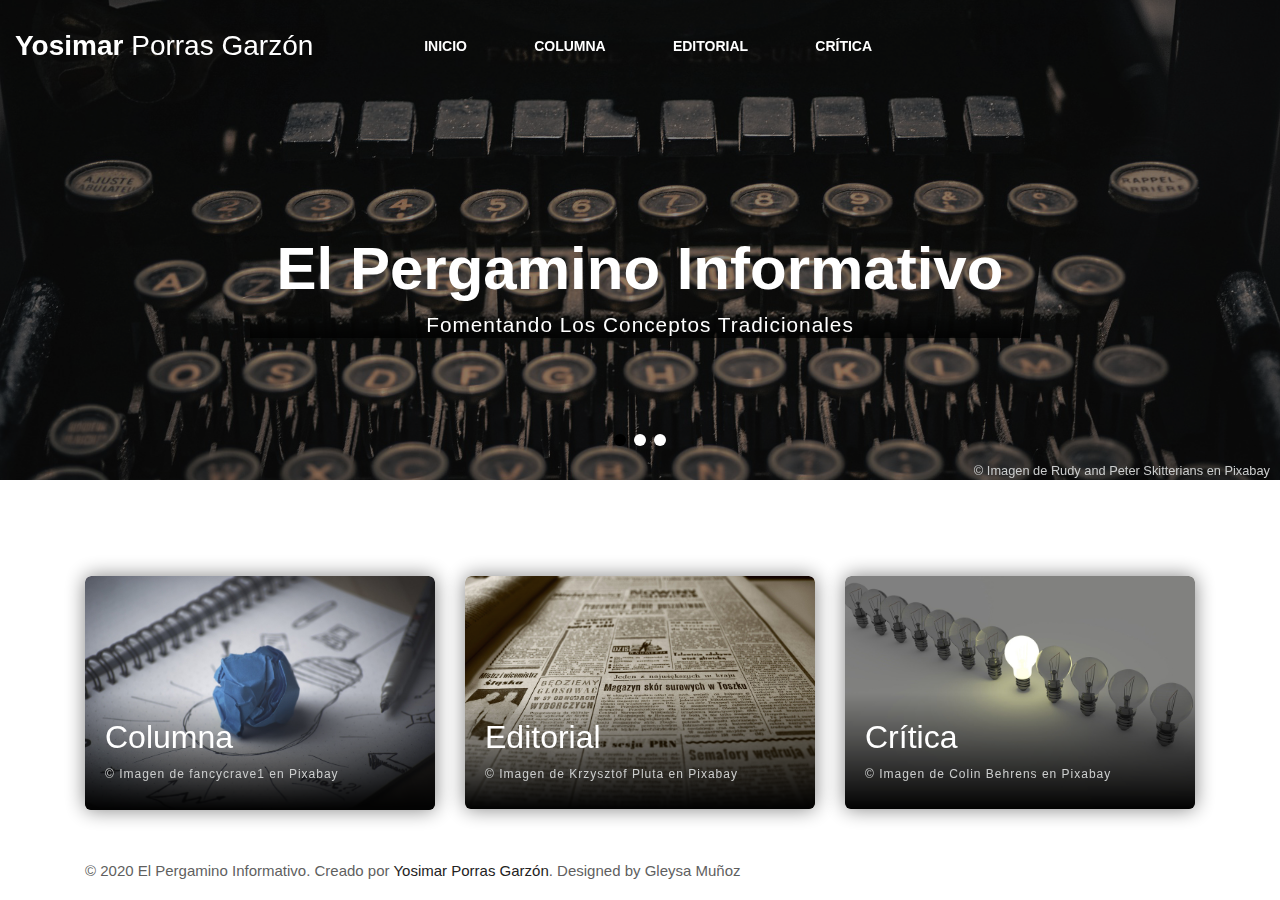
<file: index.html>
<!doctype html>
<html lang="zxx">

<head>
  <!-- Required meta tags -->
  <meta charset="utf-8">
  <meta name="viewport" content="width=device-width, initial-scale=1, shrink-to-fit=no">
  <title>El pergamino Informativo</title>
  <!-- Template CSS -->
  <link rel="stylesheet" href="assets/css/style-starter.css">
  <!-- Template CSS -->
 

</head>
<body>

<!--gleysal-banner-slider-main-->
<section class="gleysal-banner-slider-main">

	<div class="bannerhny-content">
		<header class="top-headerhny">
			<!--/nav-->
			<nav class="navbar navbar-expand-lg navbar-light fill">
				<div class="container-fluid">
					<a class="navbar-brand" href="index.html">
			<label class="lohny">Yosimar </label> Porras Garzón</a>
					<!-- if logo is image enable this   
						<a class="navbar-brand" href="#index.html">
							<img src="image-path" alt="Your logo" title="Your logo" style="height:35px;" />
						</a> -->
					<button class="navbar-toggler" type="button" data-toggle="collapse"
						data-target="#navbarSupportedContent" aria-controls="navbarSupportedContent"
						aria-expanded="false" aria-label="Toggle navigation">
						<span class="navbar-toggler-icon"></span>
					</button>

					<div class="collapse navbar-collapse" id="navbarSupportedContent">
						<ul class="navbar-nav mx-lg-auto ml-auto">
							<li class="nav-item active">
								<a class="nav-link" href="index.html">Inicio</a>
							</li>
							<li class="nav-item">
								<a class="nav-link" href="columna.html">Columna</a>
							</li>
							<li class="nav-item">
								<a class="nav-link" href="editorial.html">Editorial</a>
							</li>

						
							<li class="nav-item">
								<a class="nav-link" href="critica.html">Crítica</a>
							</li>
						</ul>

					</div>
					<form style="visibility: hidden;" action="#" method="post" class="d-flex searchhny-form">
						<input type="search" placeholder="Search Here..." required="required">
						<button type="submit"><span class="fa fa-search" aria-hidden="true"></span></button>
					</form>
				</div>
			</nav>
			<!--//nav-->
		</header>

		<!--/banner-slider-->
		<div id="carouselExampleIndicators" class="carousel slide" data-ride="carousel">
			<ol class="carousel-indicators">
				<li data-target="#carouselExampleIndicators" data-slide-to="0" class="active"></li>
				<li data-target="#carouselExampleIndicators" data-slide-to="1"></li>
				<li data-target="#carouselExampleIndicators" data-slide-to="2"></li>
				
			</ol>
			<div class="carousel-inner">
				<div class="carousel-caption">

							<h3>El Pergamino Informativo</h3>
							<p style="font-size: 1.3em; background: linear-gradient(to bottom, rgba(0, 0, 0, 0) 0%, rgba(0, 0, 0, 0.7) 100%);">Fomentando los conceptos tradicionales</p>
						
							
						</div>
				<div class="carousel-item active">
					<div class="container">
						<div style="position: absolute; bottom: 0px; right: 10px; color: #cbcdcd;; font-size: 0.8em">
						© Imagen de <a style="color: #cbcdcd;" href="https://pixabay.com/es/users/Skitterphoto-324082/?utm_source=link-attribution&amp;utm_medium=referral&amp;utm_campaign=image&amp;utm_content=2608934">Rudy and Peter Skitterians</a> en <a style="color: #cbcdcd;" href="https://pixabay.com/es/?utm_source=link-attribution&amp;utm_medium=referral&amp;utm_campaign=image&amp;utm_content=2608934">Pixabay</a></div>
					</div>
				</div>
				<div class="carousel-item item2">
					<div class="container">
							<div style="position: absolute; bottom: 0px; right: 10px; color: #cbcdcd; font-size: 0.8em">
						© Imagen de <a style="color: #cbcdcd;" href="https://pixabay.com/es/users/MIH83-464187/?utm_source=link-attribution&amp;utm_medium=referral&amp;utm_campaign=image&amp;utm_content=1824828">Maret Hosemann</a> en <a style="color: #cbcdcd;" href="https://pixabay.com/es/?utm_source=link-attribution&amp;utm_medium=referral&amp;utm_campaign=image&amp;utm_content=1824828">Pixabay</a></div>	
					</div>

				</div>
				<div class="carousel-item item3">
					<div class="container">
									
						<div style="position: absolute; bottom: 0px; right: 10px; color: #cbcdcd;; font-size: 0.8em">
						© Imagen de <a style="color: #cbcdcd;" href="https://pixabay.com/es/users/nile-598962/?utm_source=link-attribution&amp;utm_medium=referral&amp;utm_campaign=image&amp;utm_content=623167">nile</a> en <a style="color: #cbcdcd;" href="https://pixabay.com/es/?utm_source=link-attribution&amp;utm_medium=referral&amp;utm_campaign=image&amp;utm_content=623167">Pixabay</a></p>
						</div>
					</div>
				</div>
	
			</div>
			<a class="carousel-control-prev" href="#carouselExampleIndicators" role="button" data-slide="prev">
				<span class="carousel-control-prev-icon" aria-hidden="true"></span>
				<span class="sr-only">Previous</span>
			</a>
			<a class="carousel-control-next" href="#carouselExampleIndicators" role="button" data-slide="next">
				<span class="carousel-control-next-icon" aria-hidden="true"></span>
				<span class="sr-only">Next</span>
			</a>
		</div>

	</div>
	<!--//banner-slider-->

</section>
<!-- //gleysal-banner-slider-main -->
<section style="margin-top: 0px" class="gleysal-content-6">
	<!-- /content-6-section -->
	<div class="content-6-mian py-5">
		<div class="container py-lg-5">

			<div class="content-info-in row mt-md-5 mt-4">
					<div class="col-lg-4 col-md-6 imghrs">
	
					<a class="imghr" href="columna.html"><img src="assets/images/y1.jpg" class="img-fluid" alt="">
						<div class="details" style="">
							<span style="color: #fff; font-size: 2em; z-index: 10" class="">Columna</span><br>
							<span class="info">© Imagen de fancycrave1 en Pixabay</span></div>
					</a>
				</div>
				<div class="col-lg-4 col-md-6 imghrs">
					<a class="imghr" href="editorial.html"><img src="assets/images/y8.jpg" class="img-fluid" alt="">
						<div class="details"><span style="color: #fff; font-size: 2em" class="title">Editorial</span><br><span class="info">© Imagen de Krzysztof Pluta en Pixabay </span></div>
					</a>
				</div>
				<div class="col-lg-4 col-md-6 imghrs">
					<a class="imghr" href="critica.html"><img src="assets/images/y9.jpg" class="img-fluid" alt="">
						<div class="details"><span style="color: #fff; font-size: 2em" class="title">Crítica</span><br><span class="info">				
© Imagen de Colin Behrens en Pixabay
						</span></div>
					</a>
				</div>
			</div>



		</div>

	</div>
	</div>
</section>


<!-- footer -->
<section class="gleysal-footer-16">
  
        <div class="container">
           
            
                <div class="columns text-lg-left text-center">
                    <p>© 2020 El Pergamino Informativo. Creado por <a target="_blank">Yosimar Porras Garzón</a>. Designed by Gleysa Muñoz
                    </p>
                </div>

           
        </div>


    <!-- move top -->
    <button onclick="topFunction()" id="movetop" title="Go to top">
        <span class="fa fa-angle-up"></span>
    </button>
    <script>
        // When the user scrolls down 20px from the top of the document, show the button
        window.onscroll = function () {
            scrollFunction()
        };

        function scrollFunction() {
            if (document.body.scrollTop > 20 || document.documentElement.scrollTop > 20) {
                document.getElementById("movetop").style.display = "block";
            } else {
                document.getElementById("movetop").style.display = "none";
            }
        }

        // When the user clicks on the button, scroll to the top of the document
        function topFunction() {
            document.body.scrollTop = 0;
            document.documentElement.scrollTop = 0;
        }
    </script>
    <!-- //move top -->
    <script>
        $(function () {
            $('.navbar-toggler').click(function () {
                $('body').toggleClass('noscroll');
            })
        });
    </script>
</section>
<!-- //footer -->
</body>

</html>

<script src="assets/js/jquery-3.3.1.min.js"></script>
<!-- disable body scroll which navbar is in active -->
<script>
  $(function () {
    $('.navbar-toggler').click(function () {
      $('body').toggleClass('noscroll');
    })
  });
</script>
<!--/filter-->
<script>
  $(document).ready(function () {

    $(".filter-button").click(function () {
      var value = $(this).attr('data-filter');

      if (value == "all") {
        //$('.filter').removeClass('hidden');
        $('.filter').show('1000');
      } else {
        //            $('.filter[filter-item="'+value+'"]').removeClass('hidden');
        //            $(".filter").not('.filter[filter-item="'+value+'"]').addClass('hidden');
        $(".filter").not('.' + value).hide('3000');
        $('.filter').filter('.' + value).show('3000');

      }
    });

  });
</script>
<!--//filter-->
<!--pop-up-box-->

<script src="assets/js/jquery.magnific-popup.min.js"></script>
<script>
  $(document).ready(function () {
    $('.popup-with-zoom-anim').magnificPopup({
      type: 'inline',

      fixedContentPos: false,
      fixedBgPos: true,

      overflowY: 'auto',

      closeBtnInside: true,
      preloader: false,

      midClick: true,
      removalDelay: 300,
      mainClass: 'my-mfp-zoom-in'
    });

    $('.popup-with-move-anim').magnificPopup({
      type: 'inline',

      fixedContentPos: false,
      fixedBgPos: true,

      overflowY: 'auto',

      closeBtnInside: true,
      preloader: false,

      midClick: true,
      removalDelay: 300,
      mainClass: 'my-mfp-slide-bottom'
    });
  });
</script>

<!--//pop-up-box-->
<script src="assets/js/bootstrap.min.js"></script>
</file>
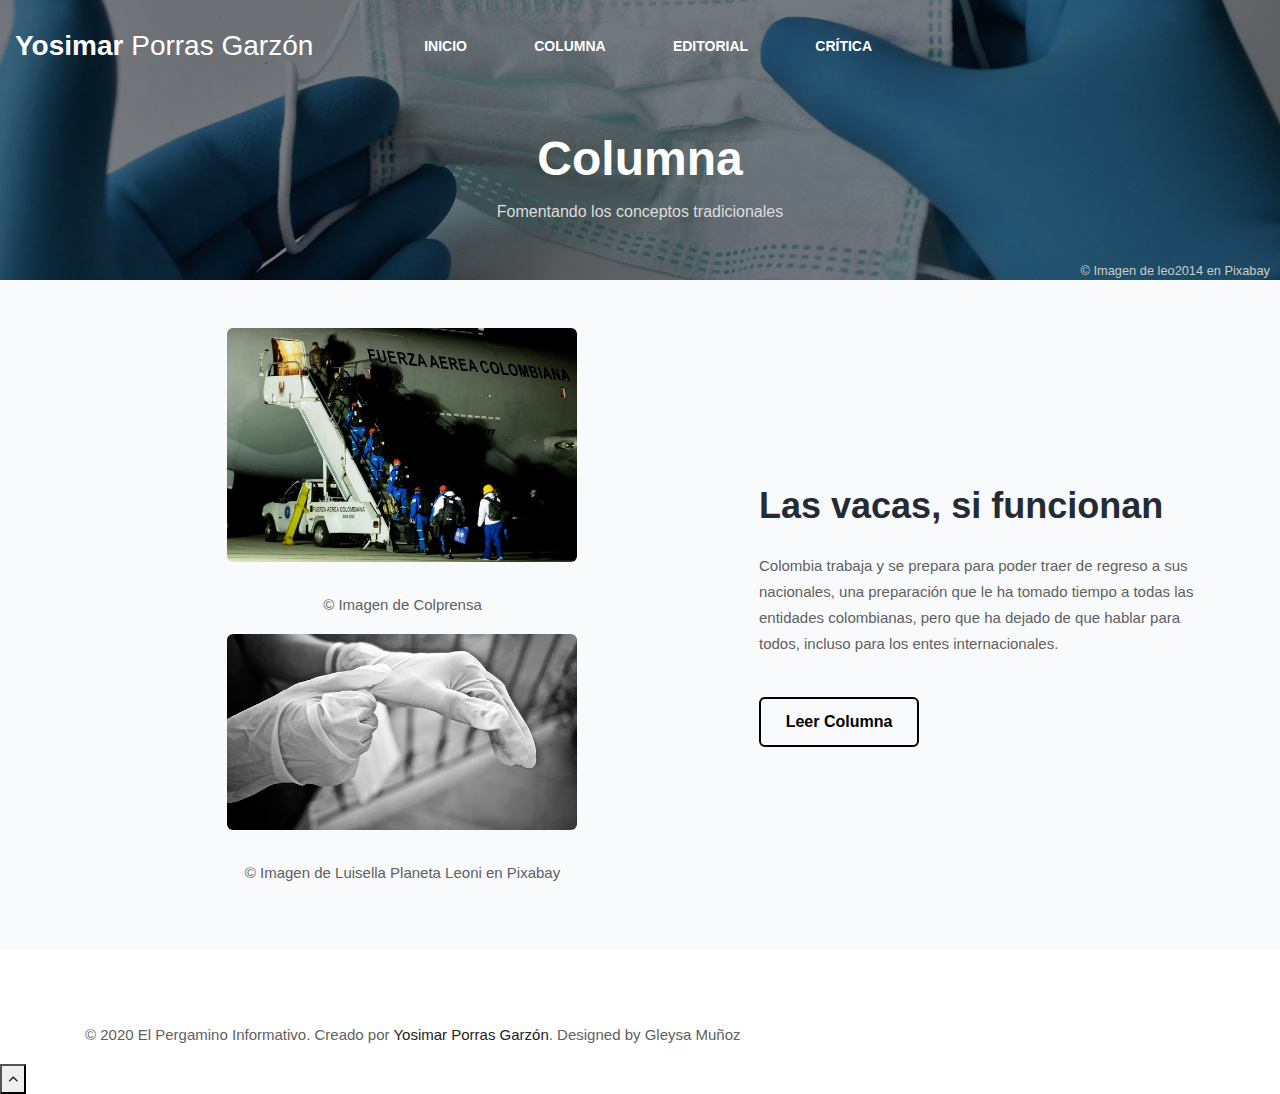
<file: columna.html>
<!doctype html>
<html lang="zxx">

<head>
  <!-- Required meta tags -->
  <meta charset="utf-8">
  <meta name="viewport" content="width=device-width, initial-scale=1, shrink-to-fit=no">
  <title>Columna</title>
  <!-- Template CSS -->
  <link rel="stylesheet" href="assets/css/style-starter.css">

</head>
<body>
<!--gleysal-banner-slider-main-->
<section class="gleysal-banner-slider-main gleysal-inner-page-main" style="background: url(assets/images/col.jpg) no-repeat center;background-size: cover;"  >

	<div class="breadcrumb-infhny" >
		<header class="top-headerhny" >
			<!--/nav-->
			<nav class="navbar navbar-expand-lg navbar-light fill">
				<div class="container-fluid">
					<a class="navbar-brand" href="index.html">
							<label class="lohny">Yosimar </label> Porras Garzón</a>
					<!-- if logo is image enable this   
						<a class="navbar-brand" href="#index.html">
							<img src="image-path" alt="Your logo" title="Your logo" style="height:35px;" />
						</a> -->
					<button class="navbar-toggler" type="button" data-toggle="collapse"
						data-target="#navbarSupportedContent" aria-controls="navbarSupportedContent"
						aria-expanded="false" aria-label="Toggle navigation">
						<span class="navbar-toggler-icon"></span>
					</button>

					<div class="collapse navbar-collapse" id="navbarSupportedContent">
						<ul class="navbar-nav mx-lg-auto ml-auto">
							<li class="nav-item active">
								<a class="nav-link" href="index.html">Inicio</a>
							</li>
							<li class="nav-item">
								<a class="nav-link" href="columna.html">Columna</a>
							</li>
							<li class="nav-item">
								<a class="nav-link" href="editorial.html">Editorial</a>
							</li>

						
							<li class="nav-item">
								<a class="nav-link" href="critica.html">Crítica</a>
							</li>
						</ul>
<form style="visibility: hidden;" action="#" method="post" class="d-flex searchhny-form">
						<input type="search" placeholder="Search Here..." required="required">
						<button type="submit"><span class="fa fa-search" aria-hidden="true"></span></button>
					</form>
					</div>
						</div>
			</nav>
			<!--//nav-->

    </header>
    <!-- /breadcrumbs-->
    <div class="container">
        <nav aria-label="breadcrumb" class="breadcrumb-info">
          <h2 class="hny-title text-center">Columna</h2>
          <ol class="breadcrumb mb-0">
            <li class="breadcrumb-item"><a >Fomentando los conceptos tradicionales</a></li>
           
          </ol>
        </nav>
      </div>
          <!-- //breadcrumbs-->
          	<div style="position: absolute; bottom: 0px; right: 10px; color: #cbcdcd; font-size: 0.8em">
	© Imagen de <a style="color: #cbcdcd;" href="https://pixabay.com/es/users/leo2014-5181606/?utm_source=link-attribution&amp;utm_medium=referral&amp;utm_campaign=image&amp;utm_content=4986596">leo2014</a> en <a style="color: #cbcdcd;" href="https://pixabay.com/es/?utm_source=link-attribution&amp;utm_medium=referral&amp;utm_campaign=image&amp;utm_content=4986596">Pixabay</a>
</div>
	</div>

	<!--//banner-slider-->
</section>




  
<section class="gleysal-specification-6">
	<!-- /specification-6-->
	<div class="specification-content py-5">
		<div class="container py-lg-5">
			<div class="mission-grids-info row">
				<div class="mission-gd-left col-lg-7">
					<div class="grids-inn-ab">
						
						<div style="text-align: center;" class="sub-mission">
								<div class="mission-sec-gd" >
										<img style="max-width: 350px" src="assets/images/co3.jpg" alt="" class="img-fluid" />
										<p style="text-align: center;">© Imagen de Colprensa</p>
								</div>
								<div class="mission-sec-gd">
										<img style="max-width: 350px" src="assets/images/c11.jpg" alt="" class="img-fluid" />
								</div>
										<p style="text-align: center;">© Imagen de Luisella Planeta Leoni en Pixabay</p>
							</div>

					</div>
					
				</div>
				<div class="mission-gd-right col-lg-5 pl-lg-4">

						<h3 class="hny-title">Las vacas, si funcionan</h3>
						<p>Colombia trabaja y se prepara para poder traer de regreso a sus nacionales, una preparación que le ha tomado tiempo a todas las entidades colombianas, pero que ha dejado de que hablar para todos, incluso para los entes internacionales.
						</p>
							<div class="button-4-pink">
									<div class="eff-4-pink"></div>
									<a href="leer_columna.html">Leer Columna</a>
								  </div>
				</div>
			</div>
		</div>
</section>
<!-- //specification-6-->

<!-- footer -->
<br>
<section class="gleysal-footer-16">
  <br>
        <div class="container">
     <br>      
            
                <div class="columns text-lg-left text-center">
                    <p>© 2020 El Pergamino Informativo. Creado por <a target="_blank">Yosimar Porras Garzón</a>. Designed by Gleysa Muñoz
                    </p>
                </div>

           
        </div>
</section>
    <!-- move top -->
    <button onclick="topFunction()" id="movetop" title="Go to top">
        <span class="fa fa-angle-up"></span>
    </button>
    <script>
        // When the user scrolls down 20px from the top of the document, show the button
        window.onscroll = function () {
            scrollFunction()
        };

        function scrollFunction() {
            if (document.body.scrollTop > 20 || document.documentElement.scrollTop > 20) {
                document.getElementById("movetop").style.display = "block";
            } else {
                document.getElementById("movetop").style.display = "none";
            }
        }

        // When the user clicks on the button, scroll to the top of the document
        function topFunction() {
            document.body.scrollTop = 0;
            document.documentElement.scrollTop = 0;
        }
    </script>
    <!-- //move top -->
    <script>
        $(function () {
            $('.navbar-toggler').click(function () {
                $('body').toggleClass('noscroll');
            })
        });
    </script>
</section>
<!-- //footer -->
</body>

</html>

<script src="assets/js/jquery-3.3.1.min.js"></script>
<!-- disable body scroll which navbar is in active -->
<script>
  $(function () {
    $('.navbar-toggler').click(function () {
      $('body').toggleClass('noscroll');
    })
  });
</script>
<!-- disable body scroll which navbar is in active -->
<!-- //jQuery-Photo-filter-lightbox-portfolio-plugin -->
<script src="assets/js/bootstrap.min.js"></script>
</file>
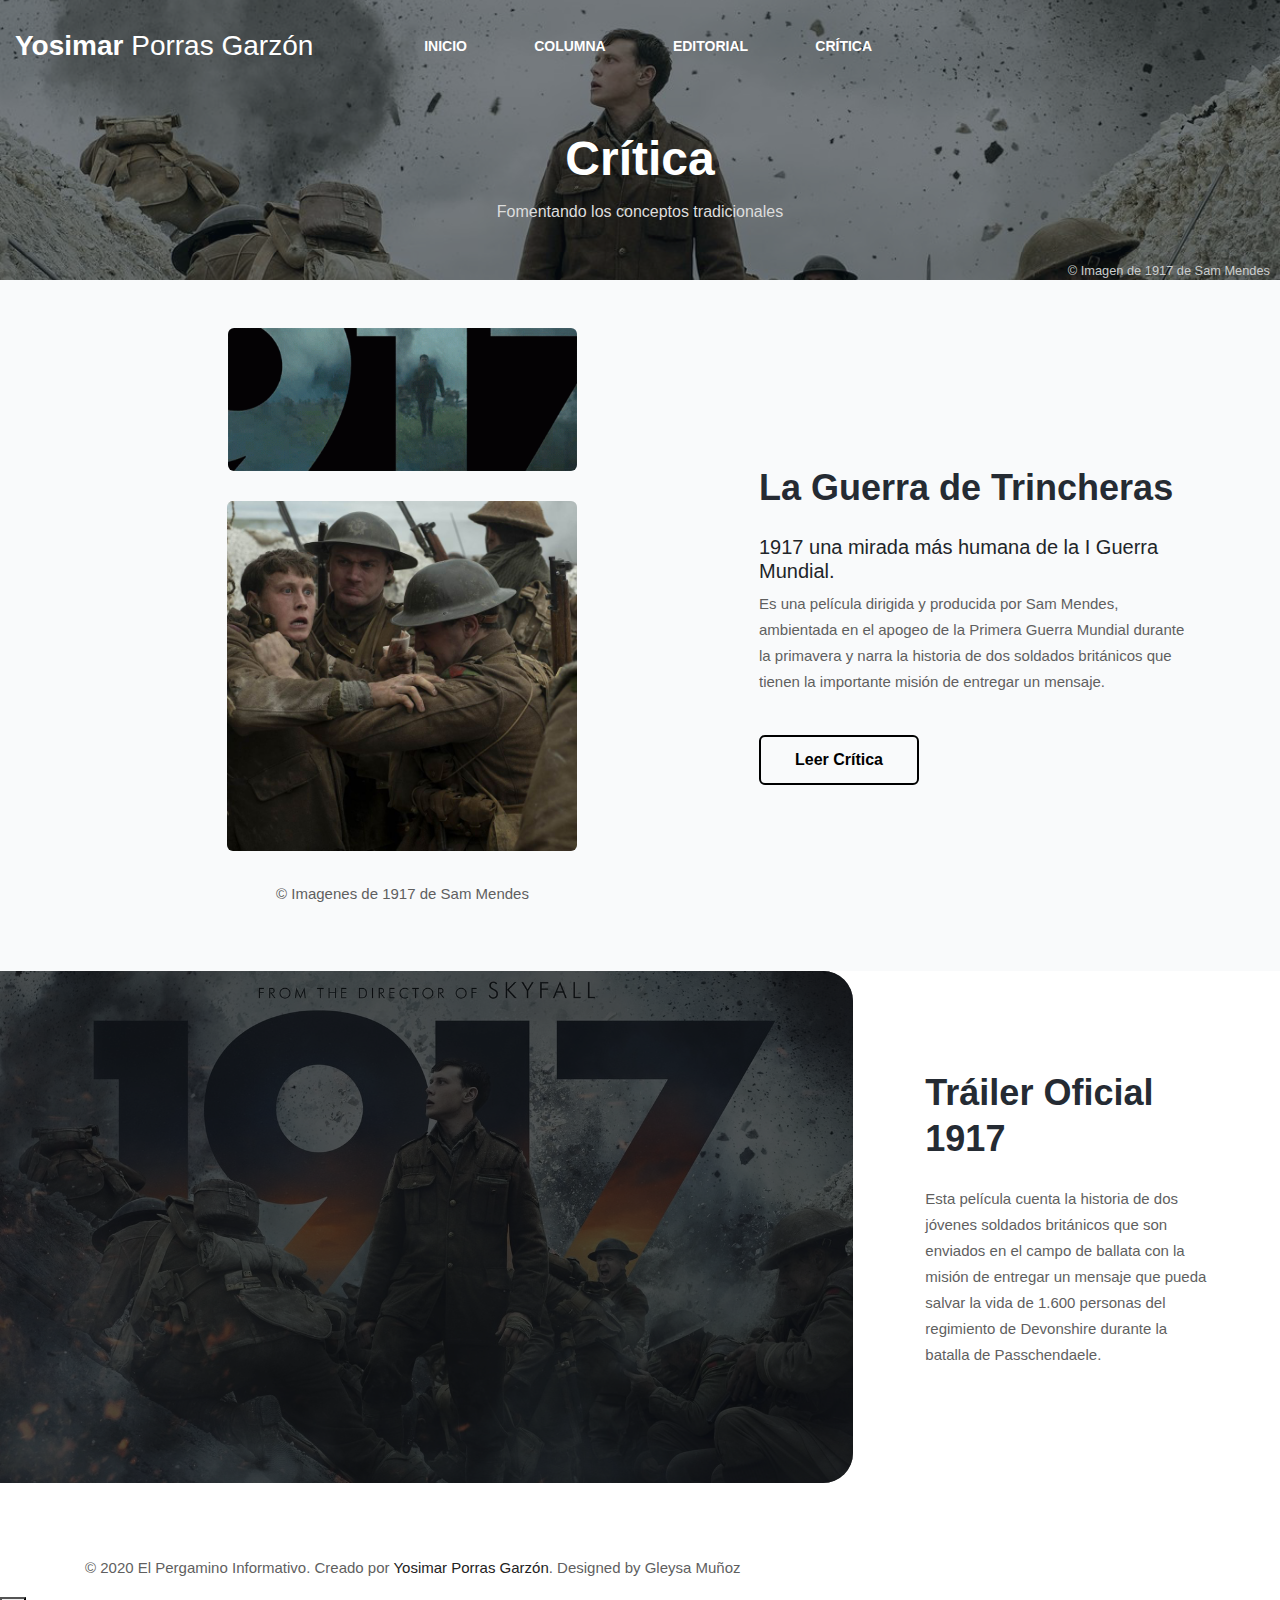
<file: critica.html>
<!doctype html>
<html lang="zxx">

<head>
  <!-- Required meta tags -->
  <meta charset="utf-8">
  <meta name="viewport" content="width=device-width, initial-scale=1, shrink-to-fit=no">
  <title>Crítica</title>
  <!-- Template CSS -->
  <link rel="stylesheet" href="assets/css/style-starter.css">

</head>
<body>
<!--gleysal-banner-slider-main-->
<section class="gleysal-banner-slider-main gleysal-inner-page-main" style="background: url(assets/images/critica.jpg) no-repeat center;background-size: cover;"  >
	<div class="breadcrumb-infhny" >
		<header class="top-headerhny" >
			<!--/nav-->
			<nav class="navbar navbar-expand-lg navbar-light fill">
				<div class="container-fluid">
					<a class="navbar-brand" href="index.html">
							<label class="lohny">Yosimar </label> Porras Garzón</a>
					<!-- if logo is image enable this   
						<a class="navbar-brand" href="#index.html">
							<img src="image-path" alt="Your logo" title="Your logo" style="height:35px;" />
						</a> -->
					<button class="navbar-toggler" type="button" data-toggle="collapse"
						data-target="#navbarSupportedContent" aria-controls="navbarSupportedContent"
						aria-expanded="false" aria-label="Toggle navigation">
						<span class="navbar-toggler-icon"></span>
					</button>

					<div class="collapse navbar-collapse" id="navbarSupportedContent">
						<ul class="navbar-nav mx-lg-auto ml-auto">
							<li class="nav-item active">
								<a class="nav-link" href="index.html">Inicio</a>
							</li>
							<li class="nav-item">
								<a class="nav-link" href="columna.html">Columna</a>
							</li>
							<li class="nav-item">
								<a class="nav-link" href="editorial.html">Editorial</a>
							</li>

						
							<li class="nav-item">
								<a class="nav-link" href="critica.html">Crítica</a>
							</li>
						</ul>
<form style="visibility: hidden;" action="#" method="post" class="d-flex searchhny-form">
						<input type="search" placeholder="Search Here..." required="required">
						<button type="submit"><span class="fa fa-search" aria-hidden="true"></span></button>
					</form>
					</div>
						</div>
			</nav>
			<!--//nav-->
    </header>
    <!-- /breadcrumbs-->
    <div class="container">
        <nav aria-label="breadcrumb" class="breadcrumb-info">
          <h2 class="hny-title text-center">Crítica</h2>
          <ol class="breadcrumb mb-0">
            <li class="breadcrumb-item"><a >Fomentando los conceptos tradicionales</a></li>
           
          </ol>
        </nav>
      </div>
          <!-- //breadcrumbs-->
                    	<div style="position: absolute; bottom: 0px; right: 10px; color: #cbcdcd; font-size: 0.8em">
© Imagen de 1917 de Sam Mendes
</div>
	</div>
	<!--//banner-slider-->
</section>




  
<section class="gleysal-specification-6">
	<!-- /specification-6-->
	<div class="specification-content py-5">
		<div class="container py-lg-5">
			<div class="mission-grids-info row">
				<div class="mission-gd-left col-lg-7">
					<div class="grids-inn-ab">
						
						<div style="text-align: center;" class="sub-mission">
								<div class="mission-sec-gd" >
										<img style="max-width: 350px" src="assets/images/c4.gif" alt="" class="img-fluid" />
								</div>
								<div class="mission-sec-gd">
										<img style="max-width: 350px" src="assets/images/c1.jpg" alt="" class="img-fluid" />
								</div>
	
							</div>

					</div>
					<p style="text-align: center;">© Imagenes de 1917 de Sam Mendes</p>
				</div>
				<div class="mission-gd-right col-lg-5 pl-lg-4">

						<h3 class="hny-title">La Guerra de Trincheras</h3>
						<h5 class="hny-title">1917 una mirada más humana de la I Guerra Mundial.</h5>
						<p>Es una película dirigida y producida por Sam Mendes, ambientada en el apogeo de la Primera Guerra Mundial durante la primavera y narra la historia de dos soldados británicos que tienen la importante misión de entregar un mensaje.
						</p>
							<div class="button-4-pink">
									<div class="eff-4-pink"></div>
									<a href="leer_critica.html">Leer Crítica</a>
								  </div>
				</div>
			</div>
		</div>
</section>
<!-- //specification-6-->

<!-- //features-1-->
<section class="gleysal-video-main">
	<!-- /video-6-->
	<div class="video-66-info">
		<div class="container-fluid">
			<div class="video-grids-info row">
				<div class="video-gd-right col-lg-8">
					<div class="video-inner history-info text-center">
								<!--popup-->
							
								  <!-- dialog itself, mfp-hide class is required to make dialog hidden -->
								  <div id="small-dialog" class="zoom-anim-dialog ">
								<iframe width="560" height="315" src="https://www.youtube.com/embed/dnQRalx6lzE?start=7" frameborder="0" allow="accelerometer; autoplay; encrypted-media; gyroscope; picture-in-picture" allowfullscreen></iframe>

								  </div>
									<!--//popup-->
					      </div>
				  </div>
				<div class="video-gd-left col-lg-4 p-lg-5 p-4">
					<div class="p-xl-4 p-0 video-wrap">
						<h3 class="hny-title text-left">
							Tráiler Oficial 1917 </h3>
						<p>Esta película cuenta la historia de dos jóvenes soldados británicos que son enviados en el campo de ballata con la misión de entregar un mensaje que pueda salvar la vida de 1.600 personas del regimiento de Devonshire durante la batalla de Passchendaele.</p>
					
					</div>
				</div>

			</div>
		</div>
	</div>
</section>
<!-- //video-6-->
<!-- portfolio -->
<!-- footer -->
<br>
<section class="gleysal-footer-16">
  <br>
        <div class="container">
     <br>      
            
                <div class="columns text-lg-left text-center">
                    <p>© 2020 El Pergamino Informativo. Creado por <a target="_blank">Yosimar Porras Garzón</a>. Designed by Gleysa Muñoz
                    </p>
                </div>

           
        </div>
</section>
    <!-- move top -->
    <button onclick="topFunction()" id="movetop" title="Go to top">
        <span class="fa fa-angle-up"></span>
    </button>
    <script>
        // When the user scrolls down 20px from the top of the document, show the button
        window.onscroll = function () {
            scrollFunction()
        };

        function scrollFunction() {
            if (document.body.scrollTop > 20 || document.documentElement.scrollTop > 20) {
                document.getElementById("movetop").style.display = "block";
            } else {
                document.getElementById("movetop").style.display = "none";
            }
        }

        // When the user clicks on the button, scroll to the top of the document
        function topFunction() {
            document.body.scrollTop = 0;
            document.documentElement.scrollTop = 0;
        }
    </script>
    <!-- //move top -->
    <script>
        $(function () {
            $('.navbar-toggler').click(function () {
                $('body').toggleClass('noscroll');
            })
        });
    </script>
</section>
<!-- //footer -->
</body>

</html>

<script src="assets/js/jquery-3.3.1.min.js"></script>
<!-- disable body scroll which navbar is in active -->
<script>
  $(function () {
    $('.navbar-toggler').click(function () {
      $('body').toggleClass('noscroll');
    })
  });
</script>
<!-- disable body scroll which navbar is in active -->
<!-- //jQuery-Photo-filter-lightbox-portfolio-plugin -->
<script src="assets/js/bootstrap.min.js"></script>
</file>
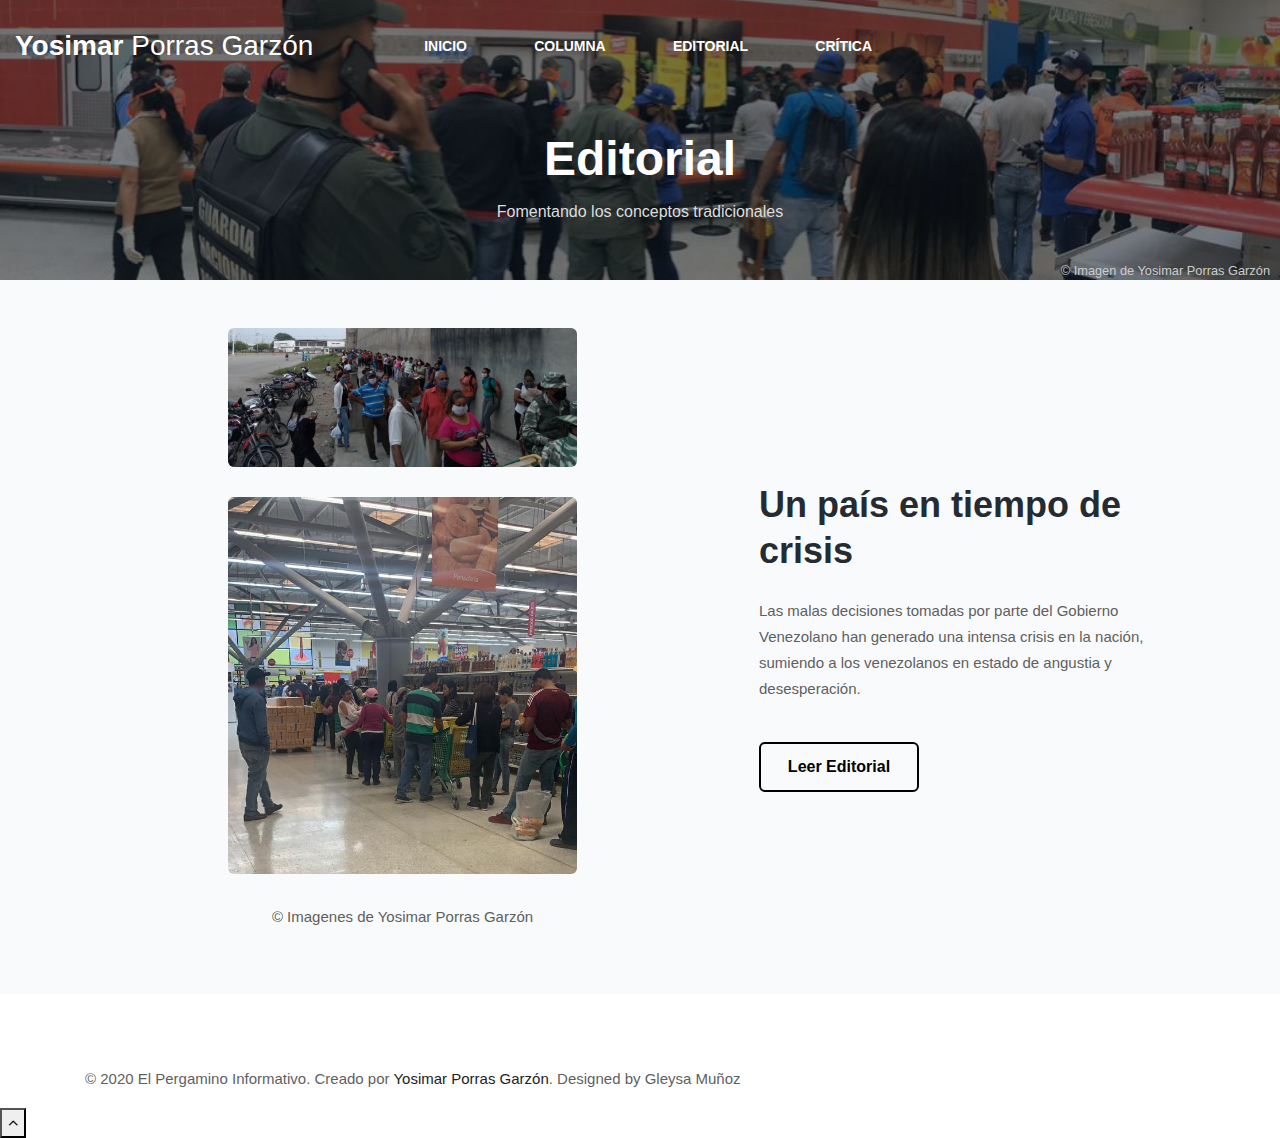
<file: editorial.html>
<!doctype html>
<html lang="zxx">

<head>
  <!-- Required meta tags -->
  <meta charset="utf-8">
  <meta name="viewport" content="width=device-width, initial-scale=1, shrink-to-fit=no">
  <title>Editorial</title>
  <!-- Template CSS -->
  <link rel="stylesheet" href="assets/css/style-starter.css">

</head>
<body>
<!--gleysal-banner-slider-main-->
<section class="gleysal-banner-slider-main gleysal-inner-page-main" style="background: url(assets/images/ed1.jpg) no-repeat center;background-size: cover;"  >

	<div class="breadcrumb-infhny" >
		<header class="top-headerhny" >
			<!--/nav-->
			<nav class="navbar navbar-expand-lg navbar-light fill">
				<div class="container-fluid">
					<a class="navbar-brand" href="index.html">
							<label class="lohny">Yosimar </label> Porras Garzón</a>
					<!-- if logo is image enable this   
						<a class="navbar-brand" href="#index.html">
							<img src="image-path" alt="Your logo" title="Your logo" style="height:35px;" />
						</a> -->
					<button class="navbar-toggler" type="button" data-toggle="collapse"
						data-target="#navbarSupportedContent" aria-controls="navbarSupportedContent"
						aria-expanded="false" aria-label="Toggle navigation">
						<span class="navbar-toggler-icon"></span>
					</button>

					<div class="collapse navbar-collapse" id="navbarSupportedContent">
						<ul class="navbar-nav mx-lg-auto ml-auto">
							<li class="nav-item active">
								<a class="nav-link" href="index.html">Inicio</a>
							</li>
							<li class="nav-item">
								<a class="nav-link" href="columna.html">Columna</a>
							</li>
							<li class="nav-item">
								<a class="nav-link" href="editorial.html">Editorial</a>
							</li>

						
							<li class="nav-item">
								<a class="nav-link" href="critica.html">Crítica</a>
							</li>
						</ul>
<form style="visibility: hidden;" action="#" method="post" class="d-flex searchhny-form">
						<input type="search" placeholder="Search Here..." required="required">
						<button type="submit"><span class="fa fa-search" aria-hidden="true"></span></button>
					</form>
					</div>
						</div>
			</nav>
			<!--//nav-->

    </header>
    <!-- /breadcrumbs-->
    <div class="container">
        <nav aria-label="breadcrumb" class="breadcrumb-info">
          <h2 class="hny-title text-center">Editorial</h2>
          <ol class="breadcrumb mb-0">
            <li class="breadcrumb-item"><a >Fomentando los conceptos tradicionales</a></li>
           
          </ol>
        </nav>
      </div>
          <!-- //breadcrumbs-->
          	<div style="position: absolute; bottom: 0px; right: 10px; color: #cbcdcd; font-size: 0.8em">
	© Imagen de Yosimar Porras Garzón</a>
</div>
	</div>

	<!--//banner-slider-->
</section>




  
<section class="gleysal-specification-6">
	<!-- /specification-6-->
	<div class="specification-content py-5">
		<div class="container py-lg-5">
			<div class="mission-grids-info row">
				<div class="mission-gd-left col-lg-7">
					<div class="grids-inn-ab">
						
						<div style="text-align: center;" class="sub-mission">
								<div class="mission-sec-gd" >
										<img style="max-width: 350px" src="assets/images/ed3.jpg" alt="" class="img-fluid" />
								</div>
								<div class="mission-sec-gd">
										<img style="max-width: 350px" src="assets/images/ed2.jpg" alt="" class="img-fluid" />
								</div>
	
							</div>

					</div>
					<p style="text-align: center;">© Imagenes de Yosimar Porras Garzón</p>
				</div>
				<div class="mission-gd-right col-lg-5 pl-lg-4">

						<h3 class="hny-title">Un país en tiempo de crisis</h3>
						<p>Las malas decisiones tomadas por parte del Gobierno Venezolano han generado una intensa crisis en la nación, sumiendo a los venezolanos en estado de angustia y desesperación.
						</p>
							<div class="button-4-pink">
									<div class="eff-4-pink"></div>
									<a href="leer_editorial.html">Leer Editorial</a>
								  </div>
				</div>
			</div>
		</div>
</section>
<!-- //specification-6-->

<!-- footer -->
<br>
<section class="gleysal-footer-16">
  <br>
        <div class="container">
     <br>      
            
                <div class="columns text-lg-left text-center">
                    <p>© 2020 El Pergamino Informativo. Creado por <a target="_blank">Yosimar Porras Garzón</a>. Designed by Gleysa Muñoz
                    </p>
                </div>

           
        </div>
</section>
    <!-- move top -->
    <button onclick="topFunction()" id="movetop" title="Go to top">
        <span class="fa fa-angle-up"></span>
    </button>
    <script>
        // When the user scrolls down 20px from the top of the document, show the button
        window.onscroll = function () {
            scrollFunction()
        };

        function scrollFunction() {
            if (document.body.scrollTop > 20 || document.documentElement.scrollTop > 20) {
                document.getElementById("movetop").style.display = "block";
            } else {
                document.getElementById("movetop").style.display = "none";
            }
        }

        // When the user clicks on the button, scroll to the top of the document
        function topFunction() {
            document.body.scrollTop = 0;
            document.documentElement.scrollTop = 0;
        }
    </script>
    <!-- //move top -->
    <script>
        $(function () {
            $('.navbar-toggler').click(function () {
                $('body').toggleClass('noscroll');
            })
        });
    </script>
</section>
<!-- //footer -->
</body>

</html>

<script src="assets/js/jquery-3.3.1.min.js"></script>
<!-- disable body scroll which navbar is in active -->
<script>
  $(function () {
    $('.navbar-toggler').click(function () {
      $('body').toggleClass('noscroll');
    })
  });
</script>
<!-- disable body scroll which navbar is in active -->
<!-- //jQuery-Photo-filter-lightbox-portfolio-plugin -->
<script src="assets/js/bootstrap.min.js"></script>
</file>
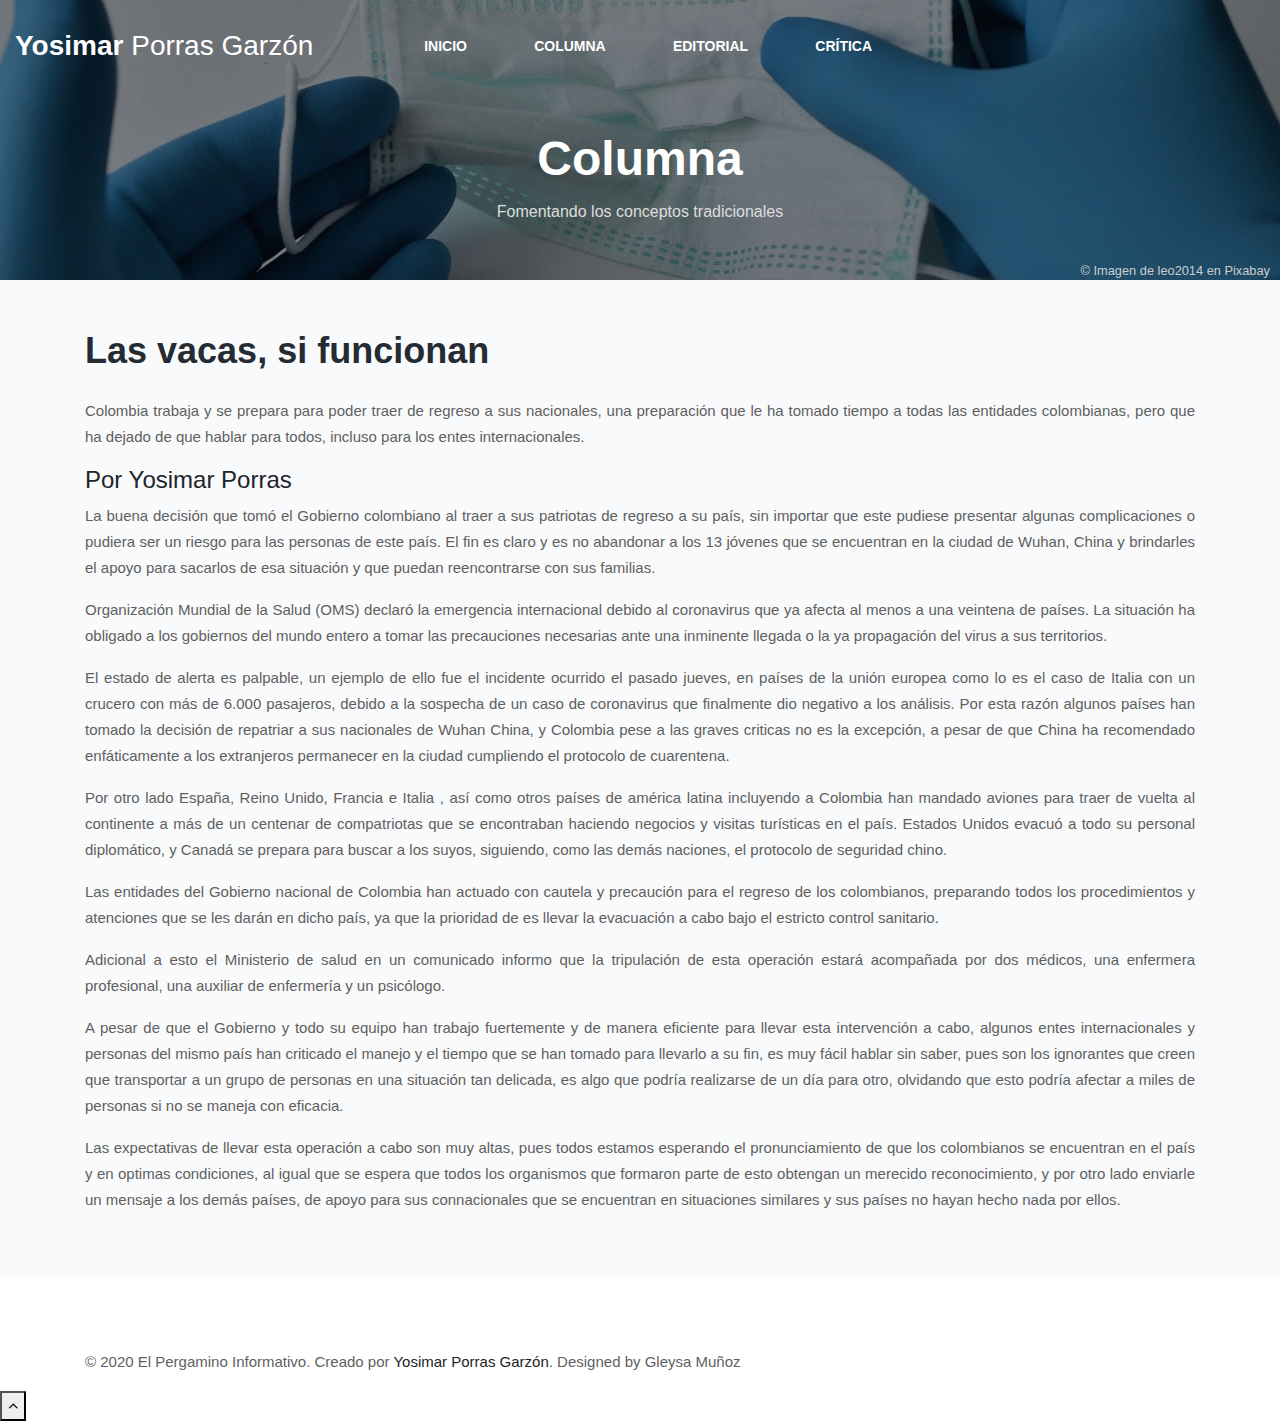
<file: leer_columna.html>
<!doctype html>
<html lang="zxx">

<head>
  <!-- Required meta tags -->
  <meta charset="utf-8">
  <meta name="viewport" content="width=device-width, initial-scale=1, shrink-to-fit=no">
  <title>Las vacas, si funcionan</title>
  <!-- Template CSS -->
  <link rel="stylesheet" href="assets/css/style-starter.css">

</head>
<body>
<!--gleysal-banner-slider-main-->
<section class="gleysal-banner-slider-main gleysal-inner-page-main" style="background: url(assets/images/col.jpg) no-repeat center;background-size: cover;"  >

	<div class="breadcrumb-infhny" >
		<header class="top-headerhny" >
			<!--/nav-->
			<nav class="navbar navbar-expand-lg navbar-light fill">
				<div class="container-fluid">
					<a class="navbar-brand" href="index.html">
							<label class="lohny">Yosimar </label> Porras Garzón</a>
					<!-- if logo is image enable this   
						<a class="navbar-brand" href="#index.html">
							<img src="image-path" alt="Your logo" title="Your logo" style="height:35px;" />
						</a> -->
					<button class="navbar-toggler" type="button" data-toggle="collapse"
						data-target="#navbarSupportedContent" aria-controls="navbarSupportedContent"
						aria-expanded="false" aria-label="Toggle navigation">
						<span class="navbar-toggler-icon"></span>
					</button>

					<div class="collapse navbar-collapse" id="navbarSupportedContent">
						<ul class="navbar-nav mx-lg-auto ml-auto">
							<li class="nav-item active">
								<a class="nav-link" href="index.html">Inicio</a>
							</li>
							<li class="nav-item">
								<a class="nav-link" href="columna.html">Columna</a>
							</li>
							<li class="nav-item">
								<a class="nav-link" href="editorial.html">Editorial</a>
							</li>

						
							<li class="nav-item">
								<a class="nav-link" href="critica.html">Crítica</a>
							</li>
						</ul>
<form style="visibility: hidden;" action="#" method="post" class="d-flex searchhny-form">
						<input type="search" placeholder="Search Here..." required="required">
						<button type="submit"><span class="fa fa-search" aria-hidden="true"></span></button>
					</form>
					</div>
						</div>
			</nav>
			<!--//nav-->

    </header>
    <!-- /breadcrumbs-->
    <div class="container">
        <nav aria-label="breadcrumb" class="breadcrumb-info">
          <h2 class="hny-title text-center">Columna</h2>
          <ol class="breadcrumb mb-0">
            <li class="breadcrumb-item"><a >Fomentando los conceptos tradicionales</a></li>
           
          </ol>
        </nav>
      </div>
          <!-- //breadcrumbs-->
          	<div style="position: absolute; bottom: 0px; right: 10px; color: #cbcdcd; font-size: 0.8em">
© Imagen de <a style="color: #cbcdcd;" href="https://pixabay.com/es/users/leo2014-5181606/?utm_source=link-attribution&amp;utm_medium=referral&amp;utm_campaign=image&amp;utm_content=4986596">leo2014</a> en <a style="color: #cbcdcd;" href="https://pixabay.com/es/?utm_source=link-attribution&amp;utm_medium=referral&amp;utm_campaign=image&amp;utm_content=4986596">Pixabay</a>
</div>
	</div>

	<!--//banner-slider-->
</section>




  
<section class="gleysal-specification-6">
	<!-- /specification-6-->
	<div class="specification-content py-5">
		<div style="text-align: justify;" class="container py-lg-5">

						<h3 class="hny-title">Las vacas, si funcionan</h3>
						<p>Colombia trabaja y se prepara para poder traer de regreso a sus nacionales, una preparación que le ha tomado tiempo a todas las entidades colombianas, pero que ha dejado de que hablar para todos, incluso para los entes internacionales.
						</p>
						<h4 class="hny-title">Por Yosimar Porras</h4>
						<p>
						La buena decisión que tomó el Gobierno colombiano al traer a sus patriotas de regreso a su país, sin importar que este pudiese presentar algunas complicaciones o pudiera ser un riesgo para las personas de este país. El fin es claro y es no abandonar a los 13 jóvenes que se encuentran en la ciudad de Wuhan, China y brindarles el apoyo para sacarlos de esa situación y que puedan reencontrarse con sus familias. 
						</p>
						<p>Organización Mundial de la Salud (OMS) declaró  la emergencia internacional debido al coronavirus que ya afecta al menos a una veintena de países. La situación ha obligado a los gobiernos del mundo entero a tomar las precauciones necesarias ante una inminente llegada o la ya propagación del virus a sus territorios. </p>
						<p>El estado de alerta es palpable, un ejemplo de ello fue el incidente ocurrido el pasado jueves, en países de la unión europea como lo es el caso de Italia con un crucero con más de 6.000 pasajeros, debido a la sospecha de un caso de coronavirus que finalmente dio negativo a los análisis. Por esta razón algunos países han tomado la decisión de repatriar a sus nacionales de Wuhan China, y Colombia pese a las graves criticas no es  la excepción,  a pesar de que China ha recomendado enfáticamente a los extranjeros permanecer en la ciudad cumpliendo el protocolo de cuarentena.</p>
						<p>Por otro lado España, Reino Unido, Francia e Italia , así como otros países de américa latina incluyendo a Colombia han mandado aviones para traer de vuelta al continente a más de un centenar de compatriotas que se encontraban haciendo negocios y visitas turísticas en el país. Estados Unidos evacuó a todo su personal diplomático, y Canadá se prepara para buscar a los suyos, siguiendo, como las demás naciones, el protocolo de seguridad chino.</p>
						<p>Las entidades del Gobierno nacional de Colombia han actuado con cautela y precaución para el regreso de los colombianos, preparando todos los procedimientos y atenciones que se les darán en dicho país, ya que la prioridad de es llevar la evacuación a cabo bajo el estricto control sanitario.  </p>
						<p>Adicional a esto el Ministerio de salud en un comunicado informo que la tripulación de esta operación estará acompañada por dos médicos, una enfermera profesional, una auxiliar de enfermería y un psicólogo.</p>
						<p>A pesar de que el Gobierno y todo su equipo han trabajo fuertemente y de manera eficiente para llevar esta intervención a cabo, algunos entes internacionales y personas del mismo país han criticado el manejo y el tiempo que se han tomado para llevarlo a su fin, es muy fácil hablar sin saber, pues son los ignorantes que creen que transportar a un grupo de personas en una situación tan delicada, es algo que podría realizarse de un día para otro, olvidando que esto podría afectar a miles de personas si no se maneja con eficacia. </p>
						<p>Las expectativas de llevar esta operación a cabo son muy altas, pues todos estamos esperando el pronunciamiento de que los colombianos se encuentran en el país y en optimas condiciones, al igual que se espera que todos los organismos que formaron parte de esto obtengan un merecido reconocimiento, y por otro lado enviarle un mensaje a los demás países, de apoyo para sus connacionales que se encuentran en situaciones similares y sus países no hayan hecho nada por ellos. </p>
						
		</div>	
		</div>
</section>
<!-- //specification-6-->

<!-- footer -->
<br>
<section class="gleysal-footer-16">
  <br>
        <div class="container">
     <br>      
            
                <div class="columns text-lg-left text-center">
                    <p>© 2020 El Pergamino Informativo. Creado por <a target="_blank">Yosimar Porras Garzón</a>. Designed by Gleysa Muñoz
                    </p>
                </div>

           
        </div>
</section>
    <!-- move top -->
    <button onclick="topFunction()" id="movetop" title="Go to top">
        <span class="fa fa-angle-up"></span>
    </button>
    <script>
        // When the user scrolls down 20px from the top of the document, show the button
        window.onscroll = function () {
            scrollFunction()
        };

        function scrollFunction() {
            if (document.body.scrollTop > 20 || document.documentElement.scrollTop > 20) {
                document.getElementById("movetop").style.display = "block";
            } else {
                document.getElementById("movetop").style.display = "none";
            }
        }

        // When the user clicks on the button, scroll to the top of the document
        function topFunction() {
            document.body.scrollTop = 0;
            document.documentElement.scrollTop = 0;
        }
    </script>
    <!-- //move top -->
    <script>
        $(function () {
            $('.navbar-toggler').click(function () {
                $('body').toggleClass('noscroll');
            })
        });
    </script>
</section>
<!-- //footer -->
</body>

</html>

<script src="assets/js/jquery-3.3.1.min.js"></script>
<!-- disable body scroll which navbar is in active -->
<script>
  $(function () {
    $('.navbar-toggler').click(function () {
      $('body').toggleClass('noscroll');
    })
  });
</script>
<!-- disable body scroll which navbar is in active -->
<!-- //jQuery-Photo-filter-lightbox-portfolio-plugin -->
<script src="assets/js/bootstrap.min.js"></script>
</file>
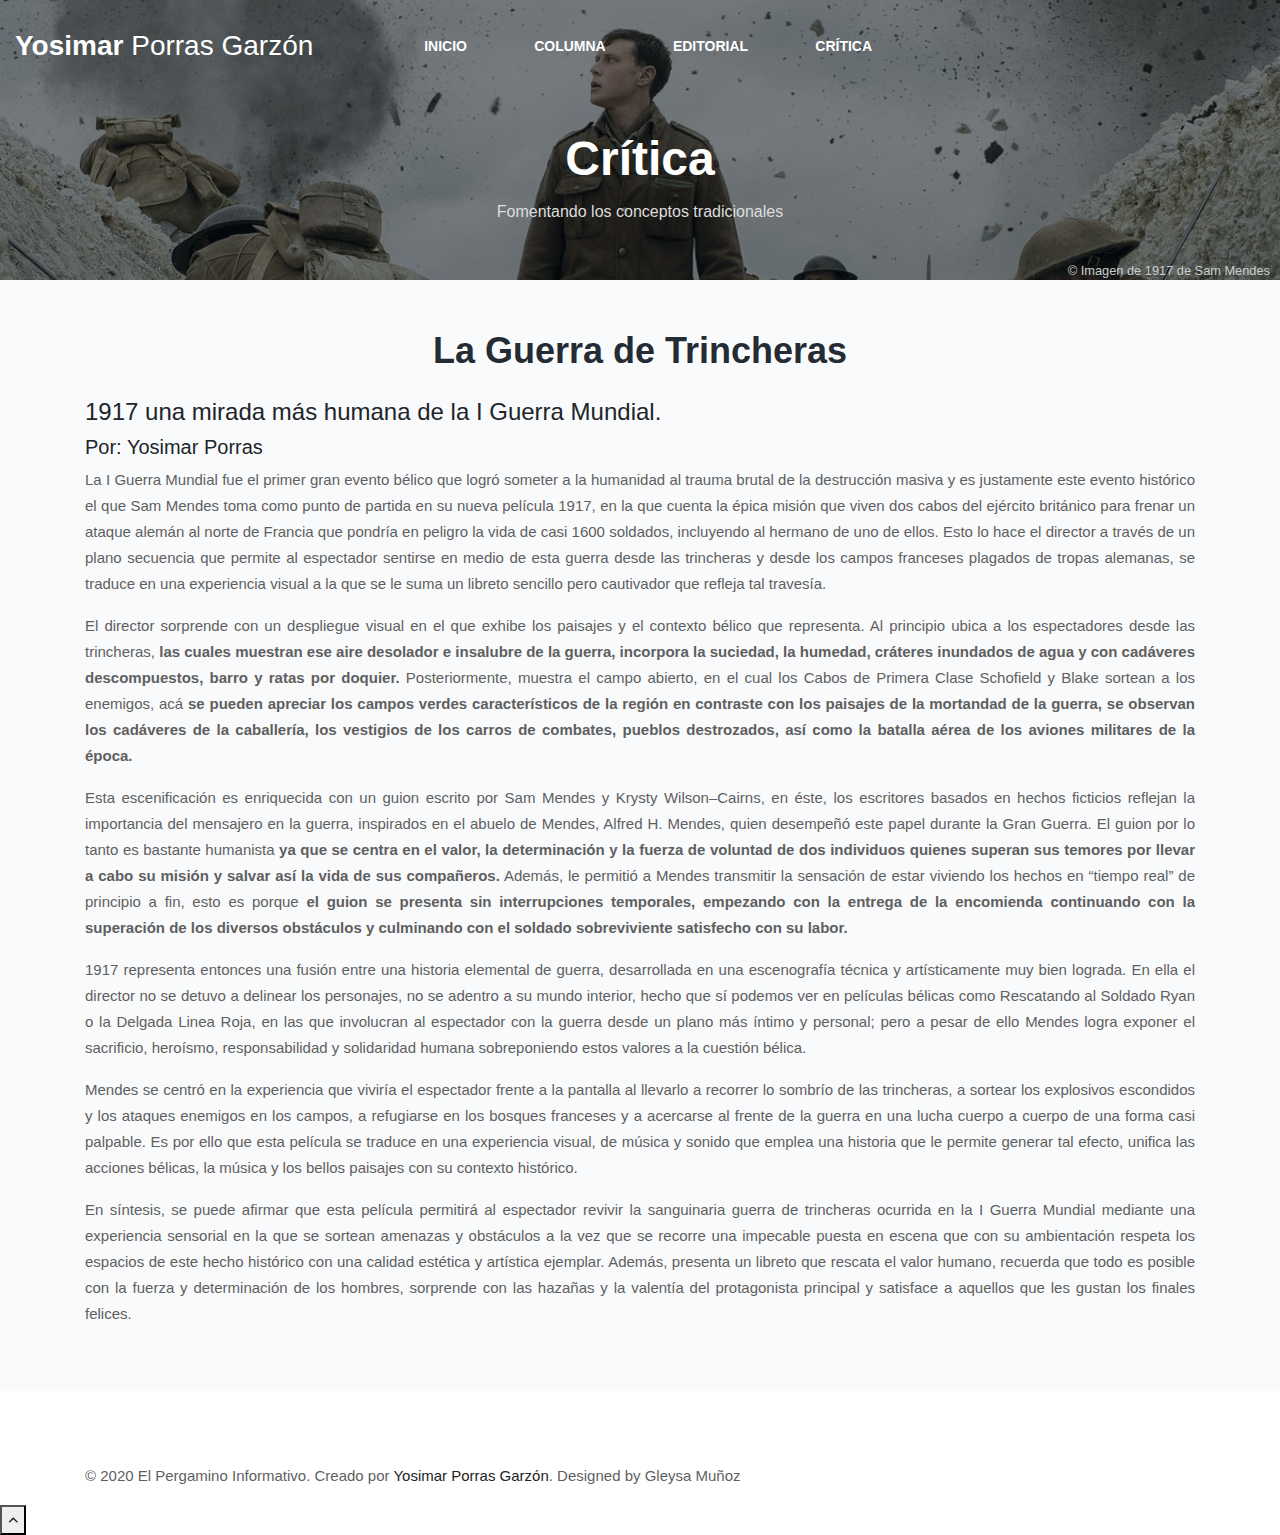
<file: leer_critica.html>
<!doctype html>
<html lang="zxx">

<head>
  <!-- Required meta tags -->
  <meta charset="utf-8">
  <meta name="viewport" content="width=device-width, initial-scale=1, shrink-to-fit=no">
  <title>La Guerra de Trincheras</title>
  <!-- Template CSS -->
  <link rel="stylesheet" href="assets/css/style-starter.css">

</head>
<body>
<!--gleysal-banner-slider-main-->
<section class="gleysal-banner-slider-main gleysal-inner-page-main" style="background: url(assets/images/critica.jpg) no-repeat center;background-size: cover;"  >

	<div class="breadcrumb-infhny" >
		<header class="top-headerhny" >
			<!--/nav-->
			<nav class="navbar navbar-expand-lg navbar-light fill">
				<div class="container-fluid">
					<a class="navbar-brand" href="index.html">
							<label class="lohny">Yosimar </label> Porras Garzón</a>
					<!-- if logo is image enable this   
						<a class="navbar-brand" href="#index.html">
							<img src="image-path" alt="Your logo" title="Your logo" style="height:35px;" />
						</a> -->
					<button class="navbar-toggler" type="button" data-toggle="collapse"
						data-target="#navbarSupportedContent" aria-controls="navbarSupportedContent"
						aria-expanded="false" aria-label="Toggle navigation">
						<span class="navbar-toggler-icon"></span>
					</button>

					<div class="collapse navbar-collapse" id="navbarSupportedContent">
						<ul class="navbar-nav mx-lg-auto ml-auto">
							<li class="nav-item active">
								<a class="nav-link" href="index.html">Inicio</a>
							</li>
							<li class="nav-item">
								<a class="nav-link" href="columna.html">Columna</a>
							</li>
							<li class="nav-item">
								<a class="nav-link" href="editorial.html">Editorial</a>
							</li>

						
							<li class="nav-item">
								<a class="nav-link" href="critica.html">Crítica</a>
							</li>
						</ul>
<form style="visibility: hidden;" action="#" method="post" class="d-flex searchhny-form">
						<input type="search" placeholder="Search Here..." required="required">
						<button type="submit"><span class="fa fa-search" aria-hidden="true"></span></button>
					</form>
					</div>
						</div>
			</nav>
			<!--//nav-->

    </header>
    <!-- /breadcrumbs-->
    <div class="container">
        <nav aria-label="breadcrumb" class="breadcrumb-info">
          <h2 class="hny-title text-center">Crítica</h2>
          <ol class="breadcrumb mb-0">
            <li class="breadcrumb-item"><a >Fomentando los conceptos tradicionales</a></li>
           
          </ol>
        </nav>
      </div>
          <!-- //breadcrumbs-->
          	<div style="position: absolute; bottom: 0px; right: 10px; color: #cbcdcd; font-size: 0.8em">
© Imagen de 1917 de Sam Mendes
</div>
	</div>

	<!--//banner-slider-->
</section>




  
<section class="gleysal-specification-6">
	<!-- /specification-6-->
	<div class="specification-content py-5">
		<div style="text-align: justify;" class="container py-lg-5">

						<h3 style="text-align: center;" class="hny-title">La Guerra de Trincheras</h3>
						<h4 style="text-align: left;"  class="hny-title">1917 una mirada más humana de la I Guerra Mundial.</h4>

						<h5 style="text-align: left;" class="hny-title">Por: Yosimar Porras</h5>
						<p>La I Guerra Mundial fue el primer gran evento bélico que logró someter a la humanidad al trauma brutal de la destrucción masiva y es justamente este evento histórico el que Sam Mendes toma como punto de partida en su nueva película 1917, en la que cuenta la épica misión que viven dos cabos del ejército británico para frenar un ataque alemán al norte de Francia que pondría en peligro la vida de casi 1600 soldados, incluyendo al hermano de uno de ellos. Esto lo hace el director a través de un plano secuencia que permite al espectador sentirse en medio de esta guerra desde las trincheras y desde los campos franceses plagados de tropas alemanas, se traduce en una experiencia visual a la que se le suma un libreto sencillo pero cautivador que refleja tal travesía.</p>
						<p>El director sorprende con un despliegue visual en el que exhibe los paisajes y el contexto bélico que representa. Al principio ubica a los espectadores desde las trincheras, <span style="font-weight: bold;">las cuales muestran ese aire desolador e insalubre de la guerra, incorpora la suciedad, la humedad, cráteres inundados de agua y con cadáveres descompuestos, barro y ratas por doquier.</span> Posteriormente, muestra el campo abierto, en el cual los Cabos de Primera Clase Schofield y Blake sortean a los enemigos, acá <span style="font-weight: bold;">se pueden apreciar los campos verdes característicos de la región en contraste con los paisajes de la mortandad de la guerra, se observan los cadáveres de la caballería, los vestigios de los carros de combates, pueblos destrozados, así como la batalla aérea de los aviones militares de la época.</span>  </p>
						<p>Esta escenificación es enriquecida con un guion escrito por Sam Mendes y Krysty Wilson–Cairns, en éste, los escritores basados en hechos ficticios reflejan la importancia del mensajero en la guerra, inspirados en el abuelo de Mendes, Alfred H. Mendes, quien desempeñó este papel durante la Gran Guerra. El guion por lo tanto es bastante humanista <span style="font-weight: bold;">ya que se centra en el valor, la determinación y la fuerza de voluntad de dos individuos quienes superan sus temores por llevar a cabo su misión y salvar así la vida de sus compañeros.</span> Además, le permitió a Mendes transmitir la sensación de estar viviendo los hechos en “tiempo real” de principio a fin, esto es porque <span style="font-weight: bold;">el guion se presenta sin interrupciones temporales, empezando con la entrega de la encomienda continuando con la superación de los diversos obstáculos y culminando con el soldado sobreviviente satisfecho con su labor.</span> </p>
						<p>1917 representa entonces una fusión entre una historia elemental de guerra, desarrollada en una escenografía técnica y artísticamente muy bien lograda. En ella el director no se detuvo a delinear los personajes, no se adentro a su mundo interior, hecho que sí podemos ver en películas bélicas como Rescatando al Soldado Ryan o la Delgada Linea Roja, en las que involucran al espectador con la guerra desde un plano más íntimo y personal; pero a pesar de ello Mendes logra exponer el sacrificio, heroísmo, responsabilidad y solidaridad humana sobreponiendo estos valores a la cuestión bélica. </p>
						<p>Mendes se centró en la experiencia que viviría el espectador frente a la pantalla al llevarlo a recorrer lo sombrío de las trincheras, a sortear los explosivos escondidos y los ataques enemigos en los campos, a refugiarse en los bosques franceses y a acercarse al frente de la guerra en una lucha cuerpo a cuerpo de una forma casi palpable. Es por ello que esta película se traduce en una experiencia visual, de música y sonido que emplea una historia que le permite generar tal efecto, unifica las acciones bélicas, la música y los bellos paisajes con su contexto histórico. </p>
						<p>En síntesis, se puede afirmar que esta película permitirá al espectador revivir la sanguinaria guerra de trincheras ocurrida en la I Guerra Mundial mediante una experiencia sensorial en la que se sortean amenazas y obstáculos a la vez que se recorre una impecable puesta en escena que con su ambientación respeta los espacios de este hecho histórico con una calidad estética y artística ejemplar. Además, presenta un libreto que rescata el valor humano, recuerda que todo es posible con la fuerza y determinación de los hombres, sorprende con las hazañas y la valentía del protagonista principal y satisface a aquellos que les gustan los finales felices.         </p>
	
						
		</div>	
		</div>
</section>
<!-- //specification-6-->

<!-- footer -->
<br>
<section class="gleysal-footer-16">
  <br>
        <div class="container">
     <br>      
            
                <div class="columns text-lg-left text-center">
                    <p>© 2020 El Pergamino Informativo. Creado por <a target="_blank">Yosimar Porras Garzón</a>. Designed by Gleysa Muñoz
                    </p>
                </div>

           
        </div>
</section>
    <!-- move top -->
    <button onclick="topFunction()" id="movetop" title="Go to top">
        <span class="fa fa-angle-up"></span>
    </button>
    <script>
        // When the user scrolls down 20px from the top of the document, show the button
        window.onscroll = function () {
            scrollFunction()
        };

        function scrollFunction() {
            if (document.body.scrollTop > 20 || document.documentElement.scrollTop > 20) {
                document.getElementById("movetop").style.display = "block";
            } else {
                document.getElementById("movetop").style.display = "none";
            }
        }

        // When the user clicks on the button, scroll to the top of the document
        function topFunction() {
            document.body.scrollTop = 0;
            document.documentElement.scrollTop = 0;
        }
    </script>
    <!-- //move top -->
    <script>
        $(function () {
            $('.navbar-toggler').click(function () {
                $('body').toggleClass('noscroll');
            })
        });
    </script>
</section>
<!-- //footer -->
</body>

</html>

<script src="assets/js/jquery-3.3.1.min.js"></script>
<!-- disable body scroll which navbar is in active -->
<script>
  $(function () {
    $('.navbar-toggler').click(function () {
      $('body').toggleClass('noscroll');
    })
  });
</script>
<!-- disable body scroll which navbar is in active -->
<!-- //jQuery-Photo-filter-lightbox-portfolio-plugin -->
<script src="assets/js/bootstrap.min.js"></script>
</file>
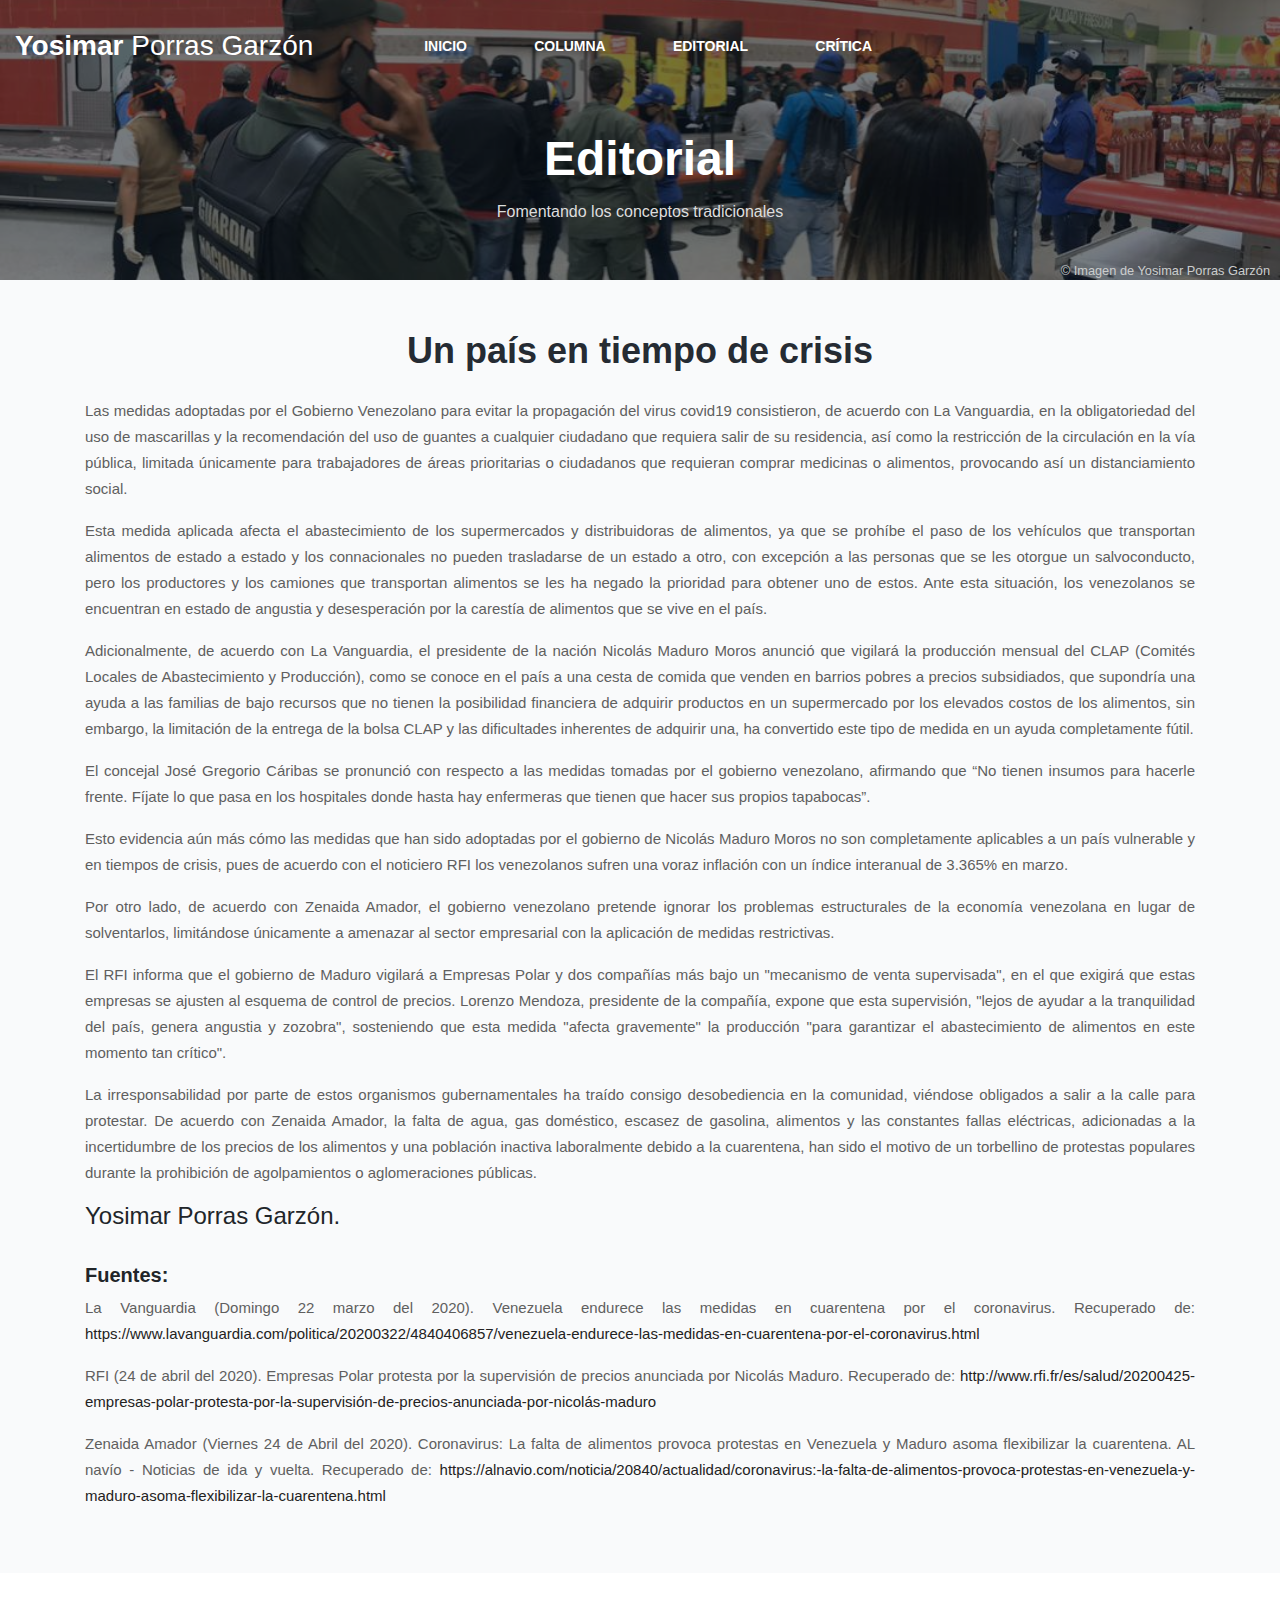
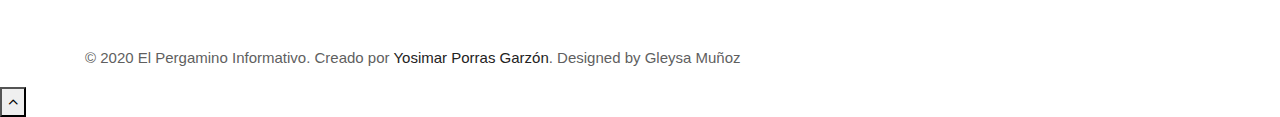
<file: leer_editorial.html>
<!doctype html>
<html lang="zxx">

<head>
  <!-- Required meta tags -->
  <meta charset="utf-8">
  <meta name="viewport" content="width=device-width, initial-scale=1, shrink-to-fit=no">
  <title>Un país en tiempo de crisis</title>
  <!-- Template CSS -->
  <link rel="stylesheet" href="assets/css/style-starter.css">

</head>
<body>
<!--gleysal-banner-slider-main-->
<section class="gleysal-banner-slider-main gleysal-inner-page-main" style="background: url(assets/images/ed1.jpg) no-repeat center;background-size: cover;"  >

	<div class="breadcrumb-infhny" >
		<header class="top-headerhny" >
			<!--/nav-->
			<nav class="navbar navbar-expand-lg navbar-light fill">
				<div class="container-fluid">
					<a class="navbar-brand" href="index.html">
							<label class="lohny">Yosimar </label> Porras Garzón</a>
					<!-- if logo is image enable this   
						<a class="navbar-brand" href="#index.html">
							<img src="image-path" alt="Your logo" title="Your logo" style="height:35px;" />
						</a> -->
					<button class="navbar-toggler" type="button" data-toggle="collapse"
						data-target="#navbarSupportedContent" aria-controls="navbarSupportedContent"
						aria-expanded="false" aria-label="Toggle navigation">
						<span class="navbar-toggler-icon"></span>
					</button>

					<div class="collapse navbar-collapse" id="navbarSupportedContent">
						<ul class="navbar-nav mx-lg-auto ml-auto">
							<li class="nav-item active">
								<a class="nav-link" href="index.html">Inicio</a>
							</li>
							<li class="nav-item">
								<a class="nav-link" href="columna.html">Columna</a>
							</li>
							<li class="nav-item">
								<a class="nav-link" href="editorial.html">Editorial</a>
							</li>

						
							<li class="nav-item">
								<a class="nav-link" href="critica.html">Crítica</a>
							</li>
						</ul>
<form style="visibility: hidden;" action="#" method="post" class="d-flex searchhny-form">
						<input type="search" placeholder="Search Here..." required="required">
						<button type="submit"><span class="fa fa-search" aria-hidden="true"></span></button>
					</form>
					</div>
						</div>
			</nav>
			<!--//nav-->

    </header>
    <!-- /breadcrumbs-->
    <div class="container">
        <nav aria-label="breadcrumb" class="breadcrumb-info">
          <h2 class="hny-title text-center">Editorial</h2>
          <ol class="breadcrumb mb-0">
            <li class="breadcrumb-item"><a >Fomentando los conceptos tradicionales</a></li>
           
          </ol>
        </nav>
      </div>
          <!-- //breadcrumbs-->
          	<div style="position: absolute; bottom: 0px; right: 10px; color: #cbcdcd; font-size: 0.8em">
	© Imagen de Yosimar Porras Garzón</a>
</div>
	</div>

	<!--//banner-slider-->
</section>




  

<section class="gleysal-specification-6">
	<!-- /specification-6-->
	<div class="specification-content py-5">
		<div style="text-align: justify;" class="container py-lg-5">

						<h3 style="text-align: center;" class="hny-title">Un país en tiempo de crisis </h3>
				
						<p>Las medidas adoptadas por el Gobierno Venezolano para evitar la propagación del virus covid19 consistieron, de acuerdo con La Vanguardia, en la obligatoriedad del uso de mascarillas y la recomendación del uso de guantes a cualquier ciudadano que requiera salir de su residencia, así como la restricción de la circulación en la vía pública, limitada únicamente para trabajadores de áreas prioritarias o ciudadanos que requieran comprar medicinas o alimentos, provocando así un distanciamiento social.</p>
						<p>Esta medida aplicada afecta el abastecimiento de los supermercados y distribuidoras de alimentos, ya que se prohíbe el paso de los vehículos que transportan alimentos de estado a estado y los connacionales no pueden trasladarse de un estado a otro, con excepción a las personas que se les otorgue un salvoconducto, pero los productores y los camiones que transportan alimentos se les ha negado la prioridad para obtener uno de estos. Ante esta situación, los venezolanos se encuentran en estado de angustia y desesperación por la carestía de alimentos que se vive en el país. </p>
						<p>Adicionalmente, de acuerdo con La Vanguardia, el presidente de la nación Nicolás Maduro Moros anunció que vigilará la producción mensual del CLAP (Comités Locales de Abastecimiento y Producción), como se conoce en el país a una cesta de comida que venden en barrios pobres a precios subsidiados, que supondría una ayuda a las familias de bajo recursos que no tienen la posibilidad financiera de adquirir productos en un supermercado por los elevados costos de los alimentos, sin embargo, la limitación de la entrega de la bolsa CLAP y las dificultades inherentes de adquirir una, ha convertido este tipo de medida en un ayuda completamente fútil. </p>
						<p>El concejal José Gregorio Cáribas se pronunció con respecto a las medidas tomadas por el gobierno venezolano, afirmando que “No tienen insumos para hacerle frente. Fíjate lo que pasa en los hospitales donde hasta hay enfermeras que tienen que hacer sus propios tapabocas”. </p>
						<p>Esto evidencia aún más cómo las medidas que han sido adoptadas por el gobierno de Nicolás Maduro Moros no son completamente aplicables a un país vulnerable y en tiempos de crisis, pues de acuerdo con el noticiero RFI los venezolanos sufren una voraz inflación con un índice interanual de 3.365% en marzo. </p>
						<p>Por otro lado, de acuerdo con Zenaida Amador, el gobierno venezolano pretende ignorar los problemas estructurales de la economía venezolana en lugar de solventarlos, limitándose únicamente a amenazar al sector empresarial con la aplicación de medidas restrictivas. </p>
						<p>El RFI informa que el gobierno de Maduro vigilará a Empresas Polar y dos compañías más bajo un "mecanismo de venta supervisada", en el que exigirá que estas empresas se ajusten al esquema de control de precios. Lorenzo Mendoza, presidente de la compañía, expone que esta supervisión, "lejos de ayudar a la tranquilidad del país, genera angustia y zozobra", sosteniendo que esta medida "afecta gravemente" la producción "para garantizar el abastecimiento de alimentos en este momento tan crítico".</p>
						<p>La irresponsabilidad por parte de estos organismos gubernamentales ha traído consigo desobediencia en la comunidad, viéndose obligados a salir a la calle para protestar. De acuerdo con Zenaida Amador, la falta de agua, gas doméstico, escasez de gasolina, alimentos y las constantes fallas eléctricas, adicionadas a la incertidumbre de los precios de los alimentos y una población inactiva laboralmente debido a la cuarentena, han sido el motivo de un torbellino de protestas populares durante la prohibición de agolpamientos o aglomeraciones públicas. </p>
						<h4 class="hny-title">Yosimar Porras Garzón.</h4>

					<br>
					<h5 class="hny-title" style="font-weight: bold;" >Fuentes:</h5>
<p>
La Vanguardia (Domingo 22 marzo del 2020). Venezuela endurece las medidas
 	en cuarentena por el coronavirus. Recuperado de: <a href="https://www.lavanguardia.com/politica/20200322/4840406857/venezuela-endurece-las-medidas-en-cuarentena-por-el-coronavirus.html">
 	https://www.lavanguardia.com/politica/20200322/4840406857/venezuela-endurece-las-medidas-en-cuarentena-por-el-coronavirus.html</a>
</p>
<p>
RFI (24 de abril del 2020). Empresas Polar protesta por la supervisión de precios 
 	anunciada por Nicolás Maduro. Recuperado de: <a href="http://www.rfi.fr/es/salud/20200425-empresas-polar-protesta-por-la-supervisión-de-precios-anunciada-por-nicolás-maduro"> http://www.rfi.fr/es/salud/20200425-empresas-polar-protesta-por-la-supervisión-de-precios-anunciada-por-nicolás-maduro</a>
</p>
<p>
Zenaida Amador (Viernes 24 de Abril del 2020). Coronavirus: La falta de 
 	alimentos provoca protestas en Venezuela y Maduro asoma flexibilizar la 
 	cuarentena. AL navío - Noticias de ida y vuelta. Recuperado de: <a href="https://alnavio.com/noticia/20840/actualidad/coronavirus:-la-falta-de-alimentos-provoca-protestas-en-venezuela-y-maduro-asoma-flexibilizar-la-cuarentena.html">
 	https://alnavio.com/noticia/20840/actualidad/coronavirus:-la-falta-de-alimentos-provoca-protestas-en-venezuela-y-maduro-asoma-flexibilizar-la-cuarentena.html</a>
</p>
				

			</div>
		</div>
</section>
<!-- //specification-6-->

<!-- footer -->
<br>
<section class="gleysal-footer-16">
  <br>
        <div class="container">
     <br>      
            
                <div class="columns text-lg-left text-center">
                    <p>© 2020 El Pergamino Informativo. Creado por <a target="_blank">Yosimar Porras Garzón</a>. Designed by Gleysa Muñoz
                    </p>
                </div>

           
        </div>
</section>
    <!-- move top -->
    <button onclick="topFunction()" id="movetop" title="Go to top">
        <span class="fa fa-angle-up"></span>
    </button>
    <script>
        // When the user scrolls down 20px from the top of the document, show the button
        window.onscroll = function () {
            scrollFunction()
        };

        function scrollFunction() {
            if (document.body.scrollTop > 20 || document.documentElement.scrollTop > 20) {
                document.getElementById("movetop").style.display = "block";
            } else {
                document.getElementById("movetop").style.display = "none";
            }
        }

        // When the user clicks on the button, scroll to the top of the document
        function topFunction() {
            document.body.scrollTop = 0;
            document.documentElement.scrollTop = 0;
        }
    </script>
    <!-- //move top -->
    <script>
        $(function () {
            $('.navbar-toggler').click(function () {
                $('body').toggleClass('noscroll');
            })
        });
    </script>
</section>
<!-- //footer -->
</body>

</html>

<script src="assets/js/jquery-3.3.1.min.js"></script>
<!-- disable body scroll which navbar is in active -->
<script>
  $(function () {
    $('.navbar-toggler').click(function () {
      $('body').toggleClass('noscroll');
    })
  });
</script>
<!-- disable body scroll which navbar is in active -->
<!-- //jQuery-Photo-filter-lightbox-portfolio-plugin -->
<script src="assets/js/bootstrap.min.js"></script>
</file>
<file: assets/css/style-starter.css>
.contenedor-div{
     position:relative;
}
.abajo-derecha{
    position:absolute;
    bottom:5px;
    right:10px;
}
@charset "UTF-8";
html {
  scroll-behavior: smooth; }

h1,
h2,
h3,
h4,
h5,
h6 {
  font-family: 'Roboto',Sans-serif;
  font-weight: 700; }

body,
body a,
body li,
body p, .btn, input {
  font-family: 'Roboto',Sans-serif; }

body p {
  line-height: 26px;
  font-size: 16px;
  color: #5f5f5f;
  font-weight: 300; }

ol,
ul,
dl {
  margin-top: 0;
  margin-bottom: 0rem;
  padding: 0; }

.form-control:focus {
  box-shadow: none !important; }

body a:hover {
  color: #000;
  transition: 0.3s ease; }

body input, textarea, button, .btn {
  border-radius: 6px; }

body img {
  border-radius: 6px; }

.noscroll {
  overflow: hidden; }

.title-content {
  align-items: center; }

.title-content .title-info {
  padding-left: 40px; }

h3.hny-title,
h3.hny-title.two {
  font-size: 40px;
  line-height: 48px;
  color: #252b33;
  margin-bottom: 24px;
  font-weight: 700; }

h3.hny-title.two {
  color: #fff; }

.button-4-pink {
  width: 160px;
  height: 50px;
  border: 2px solid #000;
  /* float: left; */
  text-align: center;
  cursor: pointer;
  position: relative;
  box-sizing: border-box;
  overflow: hidden;
  margin: 40px 0 0 0;
  border-radius: 6px; }

.button-4-pink a {
  font-size: 16px;
  color: #000;
  text-decoration: none;
  line-height: 45px;
  transition: all .5s ease;
  z-index: 2;
  position: relative;
  font-weight: 700;
  display: inline; }

.eff-4-pink {
  width: 160px;
  height: 50px;
  left: -160px;
  background: #000;
  position: absolute;
  transition: all .5s ease-in-out;
  z-index: 1; }

.button-4-pink:hover .eff-4-pink {
  left: 0; }

.button-4-pink:hover a {
  color: #fff; }

@media (max-width: 1280px) {
  h3.hny-title,
  h3.hny-title.two {
    font-size: 36px;
    line-height: 46px; }
  body p {
    font-size: 15px; } }

@media (max-width: 991px) {
  .title-content .title-info {
    padding-left: 15px; } }

@media (max-width: 667px) {
  h3.hny-title,
  h3.hny-title.two {
    font-size: 30px;
    line-height: 40px; }
  a.read-more-btn.btn {
    margin-top: 10px; } }

@media (max-width: 480px) {
  h3.hny-title,
  h3.hny-title.two {
    font-size: 28px;
    line-height: 38px; } }

@media (max-width: 440px) {
  h3.hny-title,
  h3.hny-title.two {
    font-size: 26px;
    line-height: 36px; } }

/*!
 *  Font Awesome 4.7.0 by @davegandy - http://fontawesome.io - @fontawesome
 *  License - http://fontawesome.io/license (Font: SIL OFL 1.1, CSS: MIT License)
 */
/* FONT PATH
 * -------------------------- */
@font-face {
  font-family: 'FontAwesome';
  src: url("../fonts/fontawesome-webfont.eot?v=4.7.0");
  src: url("../fonts/fontawesome-webfont.eot?#iefix&v=4.7.0") format("embedded-opentype"), url("../fonts/fontawesome-webfont.woff2?v=4.7.0") format("woff2"), url("../fonts/fontawesome-webfont.woff?v=4.7.0") format("woff"), url("../fonts/fontawesome-webfont.ttf?v=4.7.0") format("truetype"), url("../fonts/fontawesome-webfont.svg?v=4.7.0#fontawesomeregular") format("svg");
  font-weight: normal;
  font-style: normal; }

.fa {
  display: inline-block;
  font: normal normal normal 14px/1 FontAwesome;
  font-size: inherit;
  text-rendering: auto;
  -webkit-font-smoothing: antialiased;
  -moz-osx-font-smoothing: grayscale; }

/* makes the font 33% larger relative to the icon container */
.fa-lg {
  font-size: 1.33333em;
  line-height: 0.75em;
  vertical-align: -15%; }

.fa-2x {
  font-size: 2em; }

.fa-3x {
  font-size: 3em; }

.fa-4x {
  font-size: 4em; }

.fa-5x {
  font-size: 5em; }

.fa-fw {
  width: 1.28571em;
  text-align: center; }

.fa-ul {
  padding-left: 0;
  margin-left: 2.14286em;
  list-style-type: none; }
  .fa-ul > li {
    position: relative; }

.fa-li {
  position: absolute;
  left: -2.14286em;
  width: 2.14286em;
  top: 0.14286em;
  text-align: center; }
  .fa-li.fa-lg {
    left: -1.85714em; }

.fa-border {
  padding: .2em .25em .15em;
  border: solid 0.08em #eee;
  border-radius: .1em; }

.fa-pull-left {
  float: left; }

.fa-pull-right {
  float: right; }

.fa.fa-pull-left {
  margin-right: .3em; }

.fa.fa-pull-right {
  margin-left: .3em; }

/* Deprecated as of 4.4.0 */
.pull-right {
  float: right; }

.pull-left {
  float: left; }

.fa.pull-left {
  margin-right: .3em; }

.fa.pull-right {
  margin-left: .3em; }

.fa-spin {
  -webkit-animation: fa-spin 2s infinite linear;
  animation: fa-spin 2s infinite linear; }

.fa-pulse {
  -webkit-animation: fa-spin 1s infinite steps(8);
  animation: fa-spin 1s infinite steps(8); }

@-webkit-keyframes fa-spin {
  0% {
    transform: rotate(0deg); }
  100% {
    transform: rotate(359deg); } }

@keyframes fa-spin {
  0% {
    transform: rotate(0deg); }
  100% {
    transform: rotate(359deg); } }

.fa-rotate-90 {
  -ms-filter: "progid:DXImageTransform.Microsoft.BasicImage(rotation=1)";
  transform: rotate(90deg); }

.fa-rotate-180 {
  -ms-filter: "progid:DXImageTransform.Microsoft.BasicImage(rotation=2)";
  transform: rotate(180deg); }

.fa-rotate-270 {
  -ms-filter: "progid:DXImageTransform.Microsoft.BasicImage(rotation=3)";
  transform: rotate(270deg); }

.fa-flip-horizontal {
  -ms-filter: "progid:DXImageTransform.Microsoft.BasicImage(rotation=0, mirror=1)";
  transform: scale(-1, 1); }

.fa-flip-vertical {
  -ms-filter: "progid:DXImageTransform.Microsoft.BasicImage(rotation=2, mirror=1)";
  transform: scale(1, -1); }

:root .fa-rotate-90,
:root .fa-rotate-180,
:root .fa-rotate-270,
:root .fa-flip-horizontal,
:root .fa-flip-vertical {
  -webkit-filter: none;
          filter: none; }

.fa-stack {
  position: relative;
  display: inline-block;
  width: 2em;
  height: 2em;
  line-height: 2em;
  vertical-align: middle; }

.fa-stack-1x, .fa-stack-2x {
  position: absolute;
  left: 0;
  width: 100%;
  text-align: center; }

.fa-stack-1x {
  line-height: inherit; }

.fa-stack-2x {
  font-size: 2em; }

.fa-inverse {
  color: #fff; }

/* Font Awesome uses the Unicode Private Use Area (PUA) to ensure screen
   readers do not read off random characters that represent icons */
.fa-glass:before {
  content: ""; }

.fa-music:before {
  content: ""; }

.fa-search:before {
  content: ""; }

.fa-envelope-o:before {
  content: ""; }

.fa-heart:before {
  content: ""; }

.fa-star:before {
  content: ""; }

.fa-star-o:before {
  content: ""; }

.fa-user:before {
  content: ""; }

.fa-film:before {
  content: ""; }

.fa-th-large:before {
  content: ""; }

.fa-th:before {
  content: ""; }

.fa-th-list:before {
  content: ""; }

.fa-check:before {
  content: ""; }

.fa-remove:before,
.fa-close:before,
.fa-times:before {
  content: ""; }

.fa-search-plus:before {
  content: ""; }

.fa-search-minus:before {
  content: ""; }

.fa-power-off:before {
  content: ""; }

.fa-signal:before {
  content: ""; }

.fa-gear:before,
.fa-cog:before {
  content: ""; }

.fa-trash-o:before {
  content: ""; }

.fa-home:before {
  content: ""; }

.fa-file-o:before {
  content: ""; }

.fa-clock-o:before {
  content: ""; }

.fa-road:before {
  content: ""; }

.fa-download:before {
  content: ""; }

.fa-arrow-circle-o-down:before {
  content: ""; }

.fa-arrow-circle-o-up:before {
  content: ""; }

.fa-inbox:before {
  content: ""; }

.fa-play-circle-o:before {
  content: ""; }

.fa-rotate-right:before,
.fa-repeat:before {
  content: ""; }

.fa-refresh:before {
  content: ""; }

.fa-list-alt:before {
  content: ""; }

.fa-lock:before {
  content: ""; }

.fa-flag:before {
  content: ""; }

.fa-headphones:before {
  content: ""; }

.fa-volume-off:before {
  content: ""; }

.fa-volume-down:before {
  content: ""; }

.fa-volume-up:before {
  content: ""; }

.fa-qrcode:before {
  content: ""; }

.fa-barcode:before {
  content: ""; }

.fa-tag:before {
  content: ""; }

.fa-tags:before {
  content: ""; }

.fa-book:before {
  content: ""; }

.fa-bookmark:before {
  content: ""; }

.fa-print:before {
  content: ""; }

.fa-camera:before {
  content: ""; }

.fa-font:before {
  content: ""; }

.fa-bold:before {
  content: ""; }

.fa-italic:before {
  content: ""; }

.fa-text-height:before {
  content: ""; }

.fa-text-width:before {
  content: ""; }

.fa-align-left:before {
  content: ""; }

.fa-align-center:before {
  content: ""; }

.fa-align-right:before {
  content: ""; }

.fa-align-justify:before {
  content: ""; }

.fa-list:before {
  content: ""; }

.fa-dedent:before,
.fa-outdent:before {
  content: ""; }

.fa-indent:before {
  content: ""; }

.fa-video-camera:before {
  content: ""; }

.fa-photo:before,
.fa-image:before,
.fa-picture-o:before {
  content: ""; }

.fa-pencil:before {
  content: ""; }

.fa-map-marker:before {
  content: ""; }

.fa-adjust:before {
  content: ""; }

.fa-tint:before {
  content: ""; }

.fa-edit:before,
.fa-pencil-square-o:before {
  content: ""; }

.fa-share-square-o:before {
  content: ""; }

.fa-check-square-o:before {
  content: ""; }

.fa-arrows:before {
  content: ""; }

.fa-step-backward:before {
  content: ""; }

.fa-fast-backward:before {
  content: ""; }

.fa-backward:before {
  content: ""; }

.fa-play:before {
  content: ""; }

.fa-pause:before {
  content: ""; }

.fa-stop:before {
  content: ""; }

.fa-forward:before {
  content: ""; }

.fa-fast-forward:before {
  content: ""; }

.fa-step-forward:before {
  content: ""; }

.fa-eject:before {
  content: ""; }

.fa-chevron-left:before {
  content: ""; }

.fa-chevron-right:before {
  content: ""; }

.fa-plus-circle:before {
  content: ""; }

.fa-minus-circle:before {
  content: ""; }

.fa-times-circle:before {
  content: ""; }

.fa-check-circle:before {
  content: ""; }

.fa-question-circle:before {
  content: ""; }

.fa-info-circle:before {
  content: ""; }

.fa-crosshairs:before {
  content: ""; }

.fa-times-circle-o:before {
  content: ""; }

.fa-check-circle-o:before {
  content: ""; }

.fa-ban:before {
  content: ""; }

.fa-arrow-left:before {
  content: ""; }

.fa-arrow-right:before {
  content: ""; }

.fa-arrow-up:before {
  content: ""; }

.fa-arrow-down:before {
  content: ""; }

.fa-mail-forward:before,
.fa-share:before {
  content: ""; }

.fa-expand:before {
  content: ""; }

.fa-compress:before {
  content: ""; }

.fa-plus:before {
  content: ""; }

.fa-minus:before {
  content: ""; }

.fa-asterisk:before {
  content: ""; }

.fa-exclamation-circle:before {
  content: ""; }

.fa-gift:before {
  content: ""; }

.fa-leaf:before {
  content: ""; }

.fa-fire:before {
  content: ""; }

.fa-eye:before {
  content: ""; }

.fa-eye-slash:before {
  content: ""; }

.fa-warning:before,
.fa-exclamation-triangle:before {
  content: ""; }

.fa-plane:before {
  content: ""; }

.fa-calendar:before {
  content: ""; }

.fa-random:before {
  content: ""; }

.fa-comment:before {
  content: ""; }

.fa-magnet:before {
  content: ""; }

.fa-chevron-up:before {
  content: ""; }

.fa-chevron-down:before {
  content: ""; }

.fa-retweet:before {
  content: ""; }

.fa-shopping-cart:before {
  content: ""; }

.fa-folder:before {
  content: ""; }

.fa-folder-open:before {
  content: ""; }

.fa-arrows-v:before {
  content: ""; }

.fa-arrows-h:before {
  content: ""; }

.fa-bar-chart-o:before,
.fa-bar-chart:before {
  content: ""; }

.fa-twitter-square:before {
  content: ""; }

.fa-facebook-square:before {
  content: ""; }

.fa-camera-retro:before {
  content: ""; }

.fa-key:before {
  content: ""; }

.fa-gears:before,
.fa-cogs:before {
  content: ""; }

.fa-comments:before {
  content: ""; }

.fa-thumbs-o-up:before {
  content: ""; }

.fa-thumbs-o-down:before {
  content: ""; }

.fa-star-half:before {
  content: ""; }

.fa-heart-o:before {
  content: ""; }

.fa-sign-out:before {
  content: ""; }

.fa-linkedin-square:before {
  content: ""; }

.fa-thumb-tack:before {
  content: ""; }

.fa-external-link:before {
  content: ""; }

.fa-sign-in:before {
  content: ""; }

.fa-trophy:before {
  content: ""; }

.fa-github-square:before {
  content: ""; }

.fa-upload:before {
  content: ""; }

.fa-lemon-o:before {
  content: ""; }

.fa-phone:before {
  content: ""; }

.fa-square-o:before {
  content: ""; }

.fa-bookmark-o:before {
  content: ""; }

.fa-phone-square:before {
  content: ""; }

.fa-twitter:before {
  content: ""; }

.fa-facebook-f:before,
.fa-facebook:before {
  content: ""; }

.fa-github:before {
  content: ""; }

.fa-unlock:before {
  content: ""; }

.fa-credit-card:before {
  content: ""; }

.fa-feed:before,
.fa-rss:before {
  content: ""; }

.fa-hdd-o:before {
  content: ""; }

.fa-bullhorn:before {
  content: ""; }

.fa-bell:before {
  content: ""; }

.fa-certificate:before {
  content: ""; }

.fa-hand-o-right:before {
  content: ""; }

.fa-hand-o-left:before {
  content: ""; }

.fa-hand-o-up:before {
  content: ""; }

.fa-hand-o-down:before {
  content: ""; }

.fa-arrow-circle-left:before {
  content: ""; }

.fa-arrow-circle-right:before {
  content: ""; }

.fa-arrow-circle-up:before {
  content: ""; }

.fa-arrow-circle-down:before {
  content: ""; }

.fa-globe:before {
  content: ""; }

.fa-wrench:before {
  content: ""; }

.fa-tasks:before {
  content: ""; }

.fa-filter:before {
  content: ""; }

.fa-briefcase:before {
  content: ""; }

.fa-arrows-alt:before {
  content: ""; }

.fa-group:before,
.fa-users:before {
  content: ""; }

.fa-chain:before,
.fa-link:before {
  content: ""; }

.fa-cloud:before {
  content: ""; }

.fa-flask:before {
  content: ""; }

.fa-cut:before,
.fa-scissors:before {
  content: ""; }

.fa-copy:before,
.fa-files-o:before {
  content: ""; }

.fa-paperclip:before {
  content: ""; }

.fa-save:before,
.fa-floppy-o:before {
  content: ""; }

.fa-square:before {
  content: ""; }

.fa-navicon:before,
.fa-reorder:before,
.fa-bars:before {
  content: ""; }

.fa-list-ul:before {
  content: ""; }

.fa-list-ol:before {
  content: ""; }

.fa-strikethrough:before {
  content: ""; }

.fa-underline:before {
  content: ""; }

.fa-table:before {
  content: ""; }

.fa-magic:before {
  content: ""; }

.fa-truck:before {
  content: ""; }

.fa-pinterest:before {
  content: ""; }

.fa-pinterest-square:before {
  content: ""; }

.fa-google-plus-square:before {
  content: ""; }

.fa-google-plus:before {
  content: ""; }

.fa-money:before {
  content: ""; }

.fa-caret-down:before {
  content: ""; }

.fa-caret-up:before {
  content: ""; }

.fa-caret-left:before {
  content: ""; }

.fa-caret-right:before {
  content: ""; }

.fa-columns:before {
  content: ""; }

.fa-unsorted:before,
.fa-sort:before {
  content: ""; }

.fa-sort-down:before,
.fa-sort-desc:before {
  content: ""; }

.fa-sort-up:before,
.fa-sort-asc:before {
  content: ""; }

.fa-envelope:before {
  content: ""; }

.fa-linkedin:before {
  content: ""; }

.fa-rotate-left:before,
.fa-undo:before {
  content: ""; }

.fa-legal:before,
.fa-gavel:before {
  content: ""; }

.fa-dashboard:before,
.fa-tachometer:before {
  content: ""; }

.fa-comment-o:before {
  content: ""; }

.fa-comments-o:before {
  content: ""; }

.fa-flash:before,
.fa-bolt:before {
  content: ""; }

.fa-sitemap:before {
  content: ""; }

.fa-umbrella:before {
  content: ""; }

.fa-paste:before,
.fa-clipboard:before {
  content: ""; }

.fa-lightbulb-o:before {
  content: ""; }

.fa-exchange:before {
  content: ""; }

.fa-cloud-download:before {
  content: ""; }

.fa-cloud-upload:before {
  content: ""; }

.fa-user-md:before {
  content: ""; }

.fa-stethoscope:before {
  content: ""; }

.fa-suitcase:before {
  content: ""; }

.fa-bell-o:before {
  content: ""; }

.fa-coffee:before {
  content: ""; }

.fa-cutlery:before {
  content: ""; }

.fa-file-text-o:before {
  content: ""; }

.fa-building-o:before {
  content: ""; }

.fa-hospital-o:before {
  content: ""; }

.fa-ambulance:before {
  content: ""; }

.fa-medkit:before {
  content: ""; }

.fa-fighter-jet:before {
  content: ""; }

.fa-beer:before {
  content: ""; }

.fa-h-square:before {
  content: ""; }

.fa-plus-square:before {
  content: ""; }

.fa-angle-double-left:before {
  content: ""; }

.fa-angle-double-right:before {
  content: ""; }

.fa-angle-double-up:before {
  content: ""; }

.fa-angle-double-down:before {
  content: ""; }

.fa-angle-left:before {
  content: ""; }

.fa-angle-right:before {
  content: ""; }

.fa-angle-up:before {
  content: ""; }

.fa-angle-down:before {
  content: ""; }

.fa-desktop:before {
  content: ""; }

.fa-laptop:before {
  content: ""; }

.fa-tablet:before {
  content: ""; }

.fa-mobile-phone:before,
.fa-mobile:before {
  content: ""; }

.fa-circle-o:before {
  content: ""; }

.fa-quote-left:before {
  content: ""; }

.fa-quote-right:before {
  content: ""; }

.fa-spinner:before {
  content: ""; }

.fa-circle:before {
  content: ""; }

.fa-mail-reply:before,
.fa-reply:before {
  content: ""; }

.fa-github-alt:before {
  content: ""; }

.fa-folder-o:before {
  content: ""; }

.fa-folder-open-o:before {
  content: ""; }

.fa-smile-o:before {
  content: ""; }

.fa-frown-o:before {
  content: ""; }

.fa-meh-o:before {
  content: ""; }

.fa-gamepad:before {
  content: ""; }

.fa-keyboard-o:before {
  content: ""; }

.fa-flag-o:before {
  content: ""; }

.fa-flag-checkered:before {
  content: ""; }

.fa-terminal:before {
  content: ""; }

.fa-code:before {
  content: ""; }

.fa-mail-reply-all:before,
.fa-reply-all:before {
  content: ""; }

.fa-star-half-empty:before,
.fa-star-half-full:before,
.fa-star-half-o:before {
  content: ""; }

.fa-location-arrow:before {
  content: ""; }

.fa-crop:before {
  content: ""; }

.fa-code-fork:before {
  content: ""; }

.fa-unlink:before,
.fa-chain-broken:before {
  content: ""; }

.fa-question:before {
  content: ""; }

.fa-info:before {
  content: ""; }

.fa-exclamation:before {
  content: ""; }

.fa-superscript:before {
  content: ""; }

.fa-subscript:before {
  content: ""; }

.fa-eraser:before {
  content: ""; }

.fa-puzzle-piece:before {
  content: ""; }

.fa-microphone:before {
  content: ""; }

.fa-microphone-slash:before {
  content: ""; }

.fa-shield:before {
  content: ""; }

.fa-calendar-o:before {
  content: ""; }

.fa-fire-extinguisher:before {
  content: ""; }

.fa-rocket:before {
  content: ""; }

.fa-maxcdn:before {
  content: ""; }

.fa-chevron-circle-left:before {
  content: ""; }

.fa-chevron-circle-right:before {
  content: ""; }

.fa-chevron-circle-up:before {
  content: ""; }

.fa-chevron-circle-down:before {
  content: ""; }

.fa-html5:before {
  content: ""; }

.fa-css3:before {
  content: ""; }

.fa-anchor:before {
  content: ""; }

.fa-unlock-alt:before {
  content: ""; }

.fa-bullseye:before {
  content: ""; }

.fa-ellipsis-h:before {
  content: ""; }

.fa-ellipsis-v:before {
  content: ""; }

.fa-rss-square:before {
  content: ""; }

.fa-play-circle:before {
  content: ""; }

.fa-ticket:before {
  content: ""; }

.fa-minus-square:before {
  content: ""; }

.fa-minus-square-o:before {
  content: ""; }

.fa-level-up:before {
  content: ""; }

.fa-level-down:before {
  content: ""; }

.fa-check-square:before {
  content: ""; }

.fa-pencil-square:before {
  content: ""; }

.fa-external-link-square:before {
  content: ""; }

.fa-share-square:before {
  content: ""; }

.fa-compass:before {
  content: ""; }

.fa-toggle-down:before,
.fa-caret-square-o-down:before {
  content: ""; }

.fa-toggle-up:before,
.fa-caret-square-o-up:before {
  content: ""; }

.fa-toggle-right:before,
.fa-caret-square-o-right:before {
  content: ""; }

.fa-euro:before,
.fa-eur:before {
  content: ""; }

.fa-gbp:before {
  content: ""; }

.fa-dollar:before,
.fa-usd:before {
  content: ""; }

.fa-rupee:before,
.fa-inr:before {
  content: ""; }

.fa-cny:before,
.fa-rmb:before,
.fa-yen:before,
.fa-jpy:before {
  content: ""; }

.fa-ruble:before,
.fa-rouble:before,
.fa-rub:before {
  content: ""; }

.fa-won:before,
.fa-krw:before {
  content: ""; }

.fa-bitcoin:before,
.fa-btc:before {
  content: ""; }

.fa-file:before {
  content: ""; }

.fa-file-text:before {
  content: ""; }

.fa-sort-alpha-asc:before {
  content: ""; }

.fa-sort-alpha-desc:before {
  content: ""; }

.fa-sort-amount-asc:before {
  content: ""; }

.fa-sort-amount-desc:before {
  content: ""; }

.fa-sort-numeric-asc:before {
  content: ""; }

.fa-sort-numeric-desc:before {
  content: ""; }

.fa-thumbs-up:before {
  content: ""; }

.fa-thumbs-down:before {
  content: ""; }

.fa-youtube-square:before {
  content: ""; }

.fa-youtube:before {
  content: ""; }

.fa-xing:before {
  content: ""; }

.fa-xing-square:before {
  content: ""; }

.fa-youtube-play:before {
  content: ""; }

.fa-dropbox:before {
  content: ""; }

.fa-stack-overflow:before {
  content: ""; }

.fa-instagram:before {
  content: ""; }

.fa-flickr:before {
  content: ""; }

.fa-adn:before {
  content: ""; }

.fa-bitbucket:before {
  content: ""; }

.fa-bitbucket-square:before {
  content: ""; }

.fa-tumblr:before {
  content: ""; }

.fa-tumblr-square:before {
  content: ""; }

.fa-long-arrow-down:before {
  content: ""; }

.fa-long-arrow-up:before {
  content: ""; }

.fa-long-arrow-left:before {
  content: ""; }

.fa-long-arrow-right:before {
  content: ""; }

.fa-apple:before {
  content: ""; }

.fa-windows:before {
  content: ""; }

.fa-android:before {
  content: ""; }

.fa-linux:before {
  content: ""; }

.fa-dribbble:before {
  content: ""; }

.fa-skype:before {
  content: ""; }

.fa-foursquare:before {
  content: ""; }

.fa-trello:before {
  content: ""; }

.fa-female:before {
  content: ""; }

.fa-male:before {
  content: ""; }

.fa-gittip:before,
.fa-gratipay:before {
  content: ""; }

.fa-sun-o:before {
  content: ""; }

.fa-moon-o:before {
  content: ""; }

.fa-archive:before {
  content: ""; }

.fa-bug:before {
  content: ""; }

.fa-vk:before {
  content: ""; }

.fa-weibo:before {
  content: ""; }

.fa-renren:before {
  content: ""; }

.fa-pagelines:before {
  content: ""; }

.fa-stack-exchange:before {
  content: ""; }

.fa-arrow-circle-o-right:before {
  content: ""; }

.fa-arrow-circle-o-left:before {
  content: ""; }

.fa-toggle-left:before,
.fa-caret-square-o-left:before {
  content: ""; }

.fa-dot-circle-o:before {
  content: ""; }

.fa-wheelchair:before {
  content: ""; }

.fa-vimeo-square:before {
  content: ""; }

.fa-turkish-lira:before,
.fa-try:before {
  content: ""; }

.fa-plus-square-o:before {
  content: ""; }

.fa-space-shuttle:before {
  content: ""; }

.fa-slack:before {
  content: ""; }

.fa-envelope-square:before {
  content: ""; }

.fa-wordpress:before {
  content: ""; }

.fa-openid:before {
  content: ""; }

.fa-institution:before,
.fa-bank:before,
.fa-university:before {
  content: ""; }

.fa-mortar-board:before,
.fa-graduation-cap:before {
  content: ""; }

.fa-yahoo:before {
  content: ""; }

.fa-google:before {
  content: ""; }

.fa-reddit:before {
  content: ""; }

.fa-reddit-square:before {
  content: ""; }

.fa-stumbleupon-circle:before {
  content: ""; }

.fa-stumbleupon:before {
  content: ""; }

.fa-delicious:before {
  content: ""; }

.fa-digg:before {
  content: ""; }

.fa-pied-piper-pp:before {
  content: ""; }

.fa-pied-piper-alt:before {
  content: ""; }

.fa-drupal:before {
  content: ""; }

.fa-joomla:before {
  content: ""; }

.fa-language:before {
  content: ""; }

.fa-fax:before {
  content: ""; }

.fa-building:before {
  content: ""; }

.fa-child:before {
  content: ""; }

.fa-paw:before {
  content: ""; }

.fa-spoon:before {
  content: ""; }

.fa-cube:before {
  content: ""; }

.fa-cubes:before {
  content: ""; }

.fa-behance:before {
  content: ""; }

.fa-behance-square:before {
  content: ""; }

.fa-steam:before {
  content: ""; }

.fa-steam-square:before {
  content: ""; }

.fa-recycle:before {
  content: ""; }

.fa-automobile:before,
.fa-car:before {
  content: ""; }

.fa-cab:before,
.fa-taxi:before {
  content: ""; }

.fa-tree:before {
  content: ""; }

.fa-spotify:before {
  content: ""; }

.fa-deviantart:before {
  content: ""; }

.fa-soundcloud:before {
  content: ""; }

.fa-database:before {
  content: ""; }

.fa-file-pdf-o:before {
  content: ""; }

.fa-file-word-o:before {
  content: ""; }

.fa-file-excel-o:before {
  content: ""; }

.fa-file-powerpoint-o:before {
  content: ""; }

.fa-file-photo-o:before,
.fa-file-picture-o:before,
.fa-file-image-o:before {
  content: ""; }

.fa-file-zip-o:before,
.fa-file-archive-o:before {
  content: ""; }

.fa-file-sound-o:before,
.fa-file-audio-o:before {
  content: ""; }

.fa-file-movie-o:before,
.fa-file-video-o:before {
  content: ""; }

.fa-file-code-o:before {
  content: ""; }

.fa-vine:before {
  content: ""; }

.fa-codepen:before {
  content: ""; }

.fa-jsfiddle:before {
  content: ""; }

.fa-life-bouy:before,
.fa-life-buoy:before,
.fa-life-saver:before,
.fa-support:before,
.fa-life-ring:before {
  content: ""; }

.fa-circle-o-notch:before {
  content: ""; }

.fa-ra:before,
.fa-resistance:before,
.fa-rebel:before {
  content: ""; }

.fa-ge:before,
.fa-empire:before {
  content: ""; }

.fa-git-square:before {
  content: ""; }

.fa-git:before {
  content: ""; }

.fa-y-combinator-square:before,
.fa-yc-square:before,
.fa-hacker-news:before {
  content: ""; }

.fa-tencent-weibo:before {
  content: ""; }

.fa-qq:before {
  content: ""; }

.fa-wechat:before,
.fa-weixin:before {
  content: ""; }

.fa-send:before,
.fa-paper-plane:before {
  content: ""; }

.fa-send-o:before,
.fa-paper-plane-o:before {
  content: ""; }

.fa-history:before {
  content: ""; }

.fa-circle-thin:before {
  content: ""; }

.fa-header:before {
  content: ""; }

.fa-paragraph:before {
  content: ""; }

.fa-sliders:before {
  content: ""; }

.fa-share-alt:before {
  content: ""; }

.fa-share-alt-square:before {
  content: ""; }

.fa-bomb:before {
  content: ""; }

.fa-soccer-ball-o:before,
.fa-futbol-o:before {
  content: ""; }

.fa-tty:before {
  content: ""; }

.fa-binoculars:before {
  content: ""; }

.fa-plug:before {
  content: ""; }

.fa-slideshare:before {
  content: ""; }

.fa-twitch:before {
  content: ""; }

.fa-yelp:before {
  content: ""; }

.fa-newspaper-o:before {
  content: ""; }

.fa-wifi:before {
  content: ""; }

.fa-calculator:before {
  content: ""; }

.fa-paypal:before {
  content: ""; }

.fa-google-wallet:before {
  content: ""; }

.fa-cc-visa:before {
  content: ""; }

.fa-cc-mastercard:before {
  content: ""; }

.fa-cc-discover:before {
  content: ""; }

.fa-cc-amex:before {
  content: ""; }

.fa-cc-paypal:before {
  content: ""; }

.fa-cc-stripe:before {
  content: ""; }

.fa-bell-slash:before {
  content: ""; }

.fa-bell-slash-o:before {
  content: ""; }

.fa-trash:before {
  content: ""; }

.fa-copyright:before {
  content: ""; }

.fa-at:before {
  content: ""; }

.fa-eyedropper:before {
  content: ""; }

.fa-paint-brush:before {
  content: ""; }

.fa-birthday-cake:before {
  content: ""; }

.fa-area-chart:before {
  content: ""; }

.fa-pie-chart:before {
  content: ""; }

.fa-line-chart:before {
  content: ""; }

.fa-lastfm:before {
  content: ""; }

.fa-lastfm-square:before {
  content: ""; }

.fa-toggle-off:before {
  content: ""; }

.fa-toggle-on:before {
  content: ""; }

.fa-bicycle:before {
  content: ""; }

.fa-bus:before {
  content: ""; }

.fa-ioxhost:before {
  content: ""; }

.fa-angellist:before {
  content: ""; }

.fa-cc:before {
  content: ""; }

.fa-shekel:before,
.fa-sheqel:before,
.fa-ils:before {
  content: ""; }

.fa-meanpath:before {
  content: ""; }

.fa-buysellads:before {
  content: ""; }

.fa-connectdevelop:before {
  content: ""; }

.fa-dashcube:before {
  content: ""; }

.fa-forumbee:before {
  content: ""; }

.fa-leanpub:before {
  content: ""; }

.fa-sellsy:before {
  content: ""; }

.fa-shirtsinbulk:before {
  content: ""; }

.fa-simplybuilt:before {
  content: ""; }

.fa-skyatlas:before {
  content: ""; }

.fa-cart-plus:before {
  content: ""; }

.fa-cart-arrow-down:before {
  content: ""; }

.fa-diamond:before {
  content: ""; }

.fa-ship:before {
  content: ""; }

.fa-user-secret:before {
  content: ""; }

.fa-motorcycle:before {
  content: ""; }

.fa-street-view:before {
  content: ""; }

.fa-heartbeat:before {
  content: ""; }

.fa-venus:before {
  content: ""; }

.fa-mars:before {
  content: ""; }

.fa-mercury:before {
  content: ""; }

.fa-intersex:before,
.fa-transgender:before {
  content: ""; }

.fa-transgender-alt:before {
  content: ""; }

.fa-venus-double:before {
  content: ""; }

.fa-mars-double:before {
  content: ""; }

.fa-venus-mars:before {
  content: ""; }

.fa-mars-stroke:before {
  content: ""; }

.fa-mars-stroke-v:before {
  content: ""; }

.fa-mars-stroke-h:before {
  content: ""; }

.fa-neuter:before {
  content: ""; }

.fa-genderless:before {
  content: ""; }

.fa-facebook-official:before {
  content: ""; }

.fa-pinterest-p:before {
  content: ""; }

.fa-whatsapp:before {
  content: ""; }

.fa-server:before {
  content: ""; }

.fa-user-plus:before {
  content: ""; }

.fa-user-times:before {
  content: ""; }

.fa-hotel:before,
.fa-bed:before {
  content: ""; }

.fa-viacoin:before {
  content: ""; }

.fa-train:before {
  content: ""; }

.fa-subway:before {
  content: ""; }

.fa-medium:before {
  content: ""; }

.fa-yc:before,
.fa-y-combinator:before {
  content: ""; }

.fa-optin-monster:before {
  content: ""; }

.fa-opencart:before {
  content: ""; }

.fa-expeditedssl:before {
  content: ""; }

.fa-battery-4:before,
.fa-battery:before,
.fa-battery-full:before {
  content: ""; }

.fa-battery-3:before,
.fa-battery-three-quarters:before {
  content: ""; }

.fa-battery-2:before,
.fa-battery-half:before {
  content: ""; }

.fa-battery-1:before,
.fa-battery-quarter:before {
  content: ""; }

.fa-battery-0:before,
.fa-battery-empty:before {
  content: ""; }

.fa-mouse-pointer:before {
  content: ""; }

.fa-i-cursor:before {
  content: ""; }

.fa-object-group:before {
  content: ""; }

.fa-object-ungroup:before {
  content: ""; }

.fa-sticky-note:before {
  content: ""; }

.fa-sticky-note-o:before {
  content: ""; }

.fa-cc-jcb:before {
  content: ""; }

.fa-cc-diners-club:before {
  content: ""; }

.fa-clone:before {
  content: ""; }

.fa-balance-scale:before {
  content: ""; }

.fa-hourglass-o:before {
  content: ""; }

.fa-hourglass-1:before,
.fa-hourglass-start:before {
  content: ""; }

.fa-hourglass-2:before,
.fa-hourglass-half:before {
  content: ""; }

.fa-hourglass-3:before,
.fa-hourglass-end:before {
  content: ""; }

.fa-hourglass:before {
  content: ""; }

.fa-hand-grab-o:before,
.fa-hand-rock-o:before {
  content: ""; }

.fa-hand-stop-o:before,
.fa-hand-paper-o:before {
  content: ""; }

.fa-hand-scissors-o:before {
  content: ""; }

.fa-hand-lizard-o:before {
  content: ""; }

.fa-hand-spock-o:before {
  content: ""; }

.fa-hand-pointer-o:before {
  content: ""; }

.fa-hand-peace-o:before {
  content: ""; }

.fa-trademark:before {
  content: ""; }

.fa-registered:before {
  content: ""; }

.fa-creative-commons:before {
  content: ""; }

.fa-gg:before {
  content: ""; }

.fa-gg-circle:before {
  content: ""; }

.fa-tripadvisor:before {
  content: ""; }

.fa-odnoklassniki:before {
  content: ""; }

.fa-odnoklassniki-square:before {
  content: ""; }

.fa-get-pocket:before {
  content: ""; }

.fa-wikipedia-w:before {
  content: ""; }

.fa-safari:before {
  content: ""; }

.fa-chrome:before {
  content: ""; }

.fa-firefox:before {
  content: ""; }

.fa-opera:before {
  content: ""; }

.fa-internet-explorer:before {
  content: ""; }

.fa-tv:before,
.fa-television:before {
  content: ""; }

.fa-contao:before {
  content: ""; }

.fa-500px:before {
  content: ""; }

.fa-amazon:before {
  content: ""; }

.fa-calendar-plus-o:before {
  content: ""; }

.fa-calendar-minus-o:before {
  content: ""; }

.fa-calendar-times-o:before {
  content: ""; }

.fa-calendar-check-o:before {
  content: ""; }

.fa-industry:before {
  content: ""; }

.fa-map-pin:before {
  content: ""; }

.fa-map-signs:before {
  content: ""; }

.fa-map-o:before {
  content: ""; }

.fa-map:before {
  content: ""; }

.fa-commenting:before {
  content: ""; }

.fa-commenting-o:before {
  content: ""; }

.fa-houzz:before {
  content: ""; }

.fa-vimeo:before {
  content: ""; }

.fa-black-tie:before {
  content: ""; }

.fa-fonticons:before {
  content: ""; }

.fa-reddit-alien:before {
  content: ""; }

.fa-edge:before {
  content: ""; }

.fa-credit-card-alt:before {
  content: ""; }

.fa-codiepie:before {
  content: ""; }

.fa-modx:before {
  content: ""; }

.fa-fort-awesome:before {
  content: ""; }

.fa-usb:before {
  content: ""; }

.fa-product-hunt:before {
  content: ""; }

.fa-mixcloud:before {
  content: ""; }

.fa-scribd:before {
  content: ""; }

.fa-pause-circle:before {
  content: ""; }

.fa-pause-circle-o:before {
  content: ""; }

.fa-stop-circle:before {
  content: ""; }

.fa-stop-circle-o:before {
  content: ""; }

.fa-shopping-bag:before {
  content: ""; }

.fa-shopping-basket:before {
  content: ""; }

.fa-hashtag:before {
  content: ""; }

.fa-bluetooth:before {
  content: ""; }

.fa-bluetooth-b:before {
  content: ""; }

.fa-percent:before {
  content: ""; }

.fa-gitlab:before {
  content: ""; }

.fa-wpbeginner:before {
  content: ""; }

.fa-wpforms:before {
  content: ""; }

.fa-envira:before {
  content: ""; }

.fa-universal-access:before {
  content: ""; }

.fa-wheelchair-alt:before {
  content: ""; }

.fa-question-circle-o:before {
  content: ""; }

.fa-blind:before {
  content: ""; }

.fa-audio-description:before {
  content: ""; }

.fa-volume-control-phone:before {
  content: ""; }

.fa-braille:before {
  content: ""; }

.fa-assistive-listening-systems:before {
  content: ""; }

.fa-asl-interpreting:before,
.fa-american-sign-language-interpreting:before {
  content: ""; }

.fa-deafness:before,
.fa-hard-of-hearing:before,
.fa-deaf:before {
  content: ""; }

.fa-glide:before {
  content: ""; }

.fa-glide-g:before {
  content: ""; }

.fa-signing:before,
.fa-sign-language:before {
  content: ""; }

.fa-low-vision:before {
  content: ""; }

.fa-viadeo:before {
  content: ""; }

.fa-viadeo-square:before {
  content: ""; }

.fa-snapchat:before {
  content: ""; }

.fa-snapchat-ghost:before {
  content: ""; }

.fa-snapchat-square:before {
  content: ""; }

.fa-pied-piper:before {
  content: ""; }

.fa-first-order:before {
  content: ""; }

.fa-yoast:before {
  content: ""; }

.fa-themeisle:before {
  content: ""; }

.fa-google-plus-circle:before,
.fa-google-plus-official:before {
  content: ""; }

.fa-fa:before,
.fa-font-awesome:before {
  content: ""; }

.fa-handshake-o:before {
  content: ""; }

.fa-envelope-open:before {
  content: ""; }

.fa-envelope-open-o:before {
  content: ""; }

.fa-linode:before {
  content: ""; }

.fa-address-book:before {
  content: ""; }

.fa-address-book-o:before {
  content: ""; }

.fa-vcard:before,
.fa-address-card:before {
  content: ""; }

.fa-vcard-o:before,
.fa-address-card-o:before {
  content: ""; }

.fa-user-circle:before {
  content: ""; }

.fa-user-circle-o:before {
  content: ""; }

.fa-user-o:before {
  content: ""; }

.fa-id-badge:before {
  content: ""; }

.fa-drivers-license:before,
.fa-id-card:before {
  content: ""; }

.fa-drivers-license-o:before,
.fa-id-card-o:before {
  content: ""; }

.fa-quora:before {
  content: ""; }

.fa-free-code-camp:before {
  content: ""; }

.fa-telegram:before {
  content: ""; }

.fa-thermometer-4:before,
.fa-thermometer:before,
.fa-thermometer-full:before {
  content: ""; }

.fa-thermometer-3:before,
.fa-thermometer-three-quarters:before {
  content: ""; }

.fa-thermometer-2:before,
.fa-thermometer-half:before {
  content: ""; }

.fa-thermometer-1:before,
.fa-thermometer-quarter:before {
  content: ""; }

.fa-thermometer-0:before,
.fa-thermometer-empty:before {
  content: ""; }

.fa-shower:before {
  content: ""; }

.fa-bathtub:before,
.fa-s15:before,
.fa-bath:before {
  content: ""; }

.fa-podcast:before {
  content: ""; }

.fa-window-maximize:before {
  content: ""; }

.fa-window-minimize:before {
  content: ""; }

.fa-window-restore:before {
  content: ""; }

.fa-times-rectangle:before,
.fa-window-close:before {
  content: ""; }

.fa-times-rectangle-o:before,
.fa-window-close-o:before {
  content: ""; }

.fa-bandcamp:before {
  content: ""; }

.fa-grav:before {
  content: ""; }

.fa-etsy:before {
  content: ""; }

.fa-imdb:before {
  content: ""; }

.fa-ravelry:before {
  content: ""; }

.fa-eercast:before {
  content: ""; }

.fa-microchip:before {
  content: ""; }

.fa-snowflake-o:before {
  content: ""; }

.fa-superpowers:before {
  content: ""; }

.fa-wpexplorer:before {
  content: ""; }

.fa-meetup:before {
  content: ""; }

.sr-only {
  position: absolute;
  width: 1px;
  height: 1px;
  padding: 0;
  margin: -1px;
  overflow: hidden;
  clip: rect(0, 0, 0, 0);
  border: 0; }

.sr-only-focusable:active, .sr-only-focusable:focus {
  position: static;
  width: auto;
  height: auto;
  margin: 0;
  overflow: visible;
  clip: auto; }

.gleysal-top-header-content {
  /*--/top-hd--*/
  /*--//top-hd--*/
  /*---*/
  /*--//nav--*/ }
  .gleysal-top-header-content .top-hd {
    background: #252b33; }
  .gleysal-top-header-content a.sign-in {
    background: #000;
    display: inline-block;
    padding: 10px 30px; }
  .gleysal-top-header-content .social-top li {
    display: inline-block; }
  .gleysal-top-header-content .social-top li a {
    font-size: 16px;
    color: #fff;
    margin-right: 10px; }
  .gleysal-top-header-content .social-top li a:hover {
    color: #000; }
  .gleysal-top-header-content .social-top {
    text-align: left; }
  .gleysal-top-header-content .social-top li a.sign-in:hover {
    opacity: 0.9;
    color: #fff; }
  .gleysal-top-header-content .accounts {
    align-items: center;
    display: flex;
    justify-content: flex-end; }
  .gleysal-top-header-content .top-head li {
    font-size: 16px;
    line-height: 24px;
    color: #fff;
    margin: 0px 10px;
    display: inline-block; }
  .gleysal-top-header-content .accounts li:nth-child(1) {
    margin-left: 0; }
  .gleysal-top-header-content .top-head li span.fa {
    font-size: 16px;
    color: #fff;
    text-align: center;
    margin-right: 10px; }
  .gleysal-top-header-content ul li {
    display: inline-block; }
  .gleysal-top-header-content .accounts li span.fa {
    margin-right: 10px; }
  .gleysal-top-header-content .accounts li {
    display: inline-block;
    margin: 0 30px;
    font-size: 14px;
    line-height: 24px;
    color: #fff; }
  .gleysal-top-header-content .accounts li a {
    color: #fff; }
  .gleysal-top-header-content .accounts li a:hover {
    opacity: 0.9; }
  .gleysal-top-header-content .accounts li:nth-child(3) {
    margin-right: 0; }
  @media (max-width: 1280px) {
    .gleysal-top-header-content .accounts li {
      margin: 0 6px; } }
  @media (max-width: 767px) {
    .gleysal-top-header-content .social-top, .gleysal-top-header-content .accounts {
      justify-content: space-around;
      margin-bottom: 10px; } }
  @media (max-width: 1080px) {
    .gleysal-top-header-content .accounts li {
      margin: 0 6px; } }
  @media (max-width: 600px) {
    .gleysal-top-header-content .accounts li {
      font-size: 13px; }
    .gleysal-top-header-content .accounts li {
      margin: 0px 2px; } }
  @media (max-width: 440px) {
    .gleysal-top-header-content .accounts li {
      margin: 0px 0px; }
    .gleysal-top-header-content li.top_li:nth-child(2) {
      margin-left: 2px; } }

.gleysal-banner-slider-main {
  /*--/header--*/
  /*--/nav--*/
  /*---*/
  /* stroke */
  /* Keyframes */
  /*---*/
  /* Keyframes */
  /*--placeholder-color--*/
  /*--//placeholder-color--*/
  /*---*/
  /*--/header--*/
  /*--/slider--*/
  /*--//slider--*/
  /*--//responsive design --*/ }
  .gleysal-banner-slider-main .bannerhny-content {
    position: relative; }
  .gleysal-banner-slider-main header.top-headerhny {
    position: absolute;
    z-index: 9;
    width: 100%;
    margin: 0 auto;
    left: 0;
    right: 0; }
  .gleysal-banner-slider-main .navbar-expand-lg .navbar-nav .dropdown-menu {
    transform: translateX(-50px); }
  .gleysal-banner-slider-main .dropdown-item:hover,
  .gleysal-banner-slider-main .dropdown-item:focus {
    color: #000;
    text-decoration: none;
    background-color: transparent; }
  .gleysal-banner-slider-main nav.navbar {
    background-color: transparent;
    padding: 20px 0; }
  .gleysal-banner-slider-main a.navbar-brand {
    color: #fff;
    font-size: 28px;
    padding: 0; }
  .gleysal-banner-slider-main a.navbar-brand span.fa {
    color: #000;
    vertical-align: super;
    transform: rotate(-40deg);
    margin-right: -10px;
    z-index: -1; }
  .gleysal-banner-slider-main label.lohny {
    font-weight: 900;
    margin: 0; }
  .gleysal-banner-slider-main .navbar-light .navbar-brand:hover, .gleysal-banner-slider-main .navbar-brand:focus {
    color: #fff;
    opacity: 0.9; }
  .gleysal-banner-slider-main .navbar-light .navbar-nav .nav-link {
    padding: 0.6em 1.4em;
    color: #fff;
    background: transparent;
    text-transform: uppercase;
    font-size: 14px;
    font-weight: 700; }
  .gleysal-banner-slider-main .navbar-light .navbar-nav .show > .nav-link,
  .gleysal-banner-slider-main .navbar-light .navbar-nav .active > .nav-link,
  .gleysal-banner-slider-main .navbar-light .navbar-nav .nav-link.show,
  .gleysal-banner-slider-main .navbar-light .navbar-nav .nav-link.active,
  .gleysal-banner-slider-main .navbar-light .navbar-nav .nav-link:hover,
  .gleysal-banner-slider-main .navbar-light .navbar-nav .nav-link:focus {
    background: transparent;
    color: #fff; }
  .gleysal-banner-slider-main .dropdown-menu {
    margin: 0;
    padding: 0; }
  .gleysal-banner-slider-main nav ul {
    list-style: none;
    text-align: center; }
  .gleysal-banner-slider-main nav ul li {
    display: inline-block; }
  .gleysal-banner-slider-main nav ul li a {
    display: block;
    color: #fff;
    font-weight: 600;
    text-transform: uppercase;
    margin: 0 10px; }
  .gleysal-banner-slider-main nav ul li a,
  .gleysal-banner-slider-main nav ul li a:after,
  .gleysal-banner-slider-main nav ul li a:before {
    transition: all .3s; }
  .gleysal-banner-slider-main nav ul li a:hover {
    color: #fff; }
  .gleysal-banner-slider-main nav.stroke ul li a,
  .gleysal-banner-slider-main nav.fill ul li a {
    position: relative; }
  .gleysal-banner-slider-main nav.stroke ul li a:after,
  .gleysal-banner-slider-main nav.fill ul li a:after {
    position: absolute;
    bottom: 0;
    left: 0;
    right: 0;
    margin: auto;
    width: 0%;
    content: '.';
    color: transparent;
    background: #000;
    height: 2px; }
  .gleysal-banner-slider-main nav.stroke ul li a:hover:after {
    width: 100%; }
  .gleysal-banner-slider-main nav.fill ul li a {
    transition: all 2s; }
  .gleysal-banner-slider-main nav.fill ul li a:after {
    text-align: left;
    content: '.';
    margin: 0;
    opacity: 0; }
  .gleysal-banner-slider-main nav.fill ul li a:hover {
    color: #fff;
    z-index: 1; }
  .gleysal-banner-slider-main nav.fill ul li a:hover:after {
    z-index: -10;
    animation: fill 1s forwards;
    -webkit-animation: fill 1s forwards;
    -moz-animation: fill 1s forwards;
    opacity: 1; }

@-webkit-keyframes fill {
  0% {
    width: 0%;
    height: 2px; }
  50% {
    width: 100%;
    height: 2px; }
  100% {
    width: 100%;
    height: 100%;
    background: #000; } }
  .gleysal-banner-slider-main .dropdown-toggle::after {
    width: 0;
    height: 0;
    margin-left: 0;
    content: "";
    border-top: 0.3em solid;
    border-right: 0.3em solid transparent;
    border: 0px; }
  .gleysal-banner-slider-main a.dropdown-item {
    color: #252b33;
    margin: 0;
    font-size: 14px;
    padding: 0.5rem 1rem; }
  .gleysal-banner-slider-main .searchhny-form {
    border: 2px solid #fff;
    border-radius: 6px;
    padding: 4px; }
  .gleysal-banner-slider-main .searchhny-form input {
    color: #fff;
    font-size: 16px;
    border: none;
    outline: none;
    display: block;
    padding: 0.3em 1em;
    background: transparent;
    width: 80%; }
  .gleysal-banner-slider-main .searchhny-form button {
    color: #fff;
    background: #000;
    border: none;
    padding: 8px 16px;
    text-decoration: none;
    cursor: pointer;
    font-size: 16px;
    width: 30%;
    display: block;
    border-radius: 6px; }
  .gleysal-banner-slider-main .searchhny-form button:hover {
    background: #00d1cd; }
  .gleysal-banner-slider-main .searchhny-form input::-webkit-input-placeholder {
    color: #fff; }
  @media (max-width: 1280px) {
    .gleysal-banner-slider-main li.nav-item {
      margin: 0px 10px; } }
  @media (max-width: 992px) {
    .gleysal-banner-slider-main .navbar-expand-lg .navbar-nav .dropdown-menu {
      transform: translateX(0px); }
    .gleysal-banner-slider-main .navbar-expand-lg .navbar-nav .dropdown-menu:before {
      top: -5px;
      left: 4%; }
    .gleysal-banner-slider-main div#navbarSupportedContent {
      background: #fff;
      padding: 10px;
      border-radius: 6px;
      position: relative;
      border: 1px rgba(0, 0, 0, 0.09) solid;
      max-height: calc(100vh - 120px);
      overflow: auto; }
    .gleysal-banner-slider-main div#navbarSupportedContent:before {
      content: '';
      width: 10px;
      height: 10px;
      background: var(--theme-color);
      border-left: 1px rgba(0, 0, 0, 0.09) solid;
      border-top: 1px rgba(0, 0, 0, 0.09) solid;
      display: block;
      transform: translateX(-50%) rotateZ(45deg);
      position: absolute;
      top: -5px;
      right: 12px;
      opacity: 0; }
    .gleysal-banner-slider-main div#navbarSupportedContent {
      overflow: inherit; } }
  @media (max-width: 1366px) {
    .gleysal-banner-slider-main .accounts li {
      margin: 0 10px; }
    .gleysal-banner-slider-main li.nav-item {
      margin: 0px 4px; } }
  @media (max-width: 1080px) {
    .gleysal-banner-slider-main .accounts li {
      margin: 0 6px; }
    .gleysal-banner-slider-main .navbar-light .navbar-nav .nav-link {
      padding: 0.6em 1em; } }
  @media (max-width: 991px) {
    .gleysal-banner-slider-main nav.navbar {
      background-color: transparent;
      padding: 0.8em 1em;
      z-index: 999; }
    .gleysal-banner-slider-main .navbar-light .navbar-nav .nav-link {
      color: #252b33; }
    .gleysal-banner-slider-main .navbar-toggler {
      padding: 0.25rem 0.45rem;
      background: #fff; }
    .gleysal-banner-slider-main .navbar-nav .nav-link {
      color: #252b33; }
    .gleysal-banner-slider-main .navbar-light .navbar-nav .show > .nav-link,
    .gleysal-banner-slider-main .navbar-light .navbar-nav .active > .nav-link,
    .gleysal-banner-slider-main .navbar-light .navbar-nav .nav-link.show,
    .gleysal-banner-slider-main .navbar-light .navbar-nav .nav-link.active,
    .gleysal-banner-slider-main .navbar-light .navbar-nav .nav-link:hover,
    .gleysal-banner-slider-main .navbar-light .navbar-nav .nav-link:focus {
      background: transparent;
      color: #000; }
    .gleysal-banner-slider-main .dropdown-menu {
      text-align: center; } }
  .gleysal-banner-slider-main ol.carousel-indicators {
    margin: 0; }
  .gleysal-banner-slider-main .carousel-item {
    min-height: 30em;
    position: relative;
    z-index: 1; }
  .gleysal-banner-slider-main .carousel-item {
    background: url(../images/1.jpg) no-repeat;
    background-size: cover;
    -webkit-background-size: cover;
    -o-background-size: cover;
    -ms-background-size: cover;
    -moz-background-size: cover; }
  .gleysal-banner-slider-main .carousel-item.item2 {
    background: url(../images/2.jpg) no-repeat;
    background-size: cover;
    -webkit-background-size: cover;
    -o-background-size: cover;
    -ms-background-size: cover;
    -moz-background-size: cover; }
  .gleysal-banner-slider-main .carousel-item.item3 {
    background: url(../images/3.jpg) no-repeat;
    background-size: cover;
    -webkit-background-size: cover;
    -o-background-size: cover;
    -ms-background-size: cover;
    -moz-background-size: cover; }

  .gleysal-banner-slider-main .carousel-item:before {
    content: "";
    background: rgba(16, 16, 16, 0.470588);
    position: absolute;
    top: 0;
    min-height: 100%;
    left: 0;
    right: 0;
    z-index: -1; }
  .gleysal-banner-slider-main .carousel-caption h3 {
    font-size: 60px;
    text-transform: capitalize;
    font-weight: 700;
    line-height: 70px; }
  .gleysal-banner-slider-main .carousel-caption p {
    color: #fff;
    text-transform: capitalize;
    font-size: 16px;
    letter-spacing: 1px; }
  .gleysal-banner-slider-main .button-4 {
    width: 160px;
    height: 50px;
    border: 2px solid #fff;
    /* float: left; */
    text-align: center;
    cursor: pointer;
    position: relative;
    box-sizing: border-box;
    overflow: hidden;
    margin: 40px 0 0 0;
    border-radius: 6px; }
  .gleysal-banner-slider-main .button-4 a {
    font-size: 16px;
    color: #fff;
    text-decoration: none;
    line-height: 45px;
    transition: all .5s ease;
    z-index: 2;
    position: relative;
    font-weight: 700;
    display: inline; }
  .gleysal-banner-slider-main .eff-4 {
    width: 160px;
    height: 50px;
    left: -160px;
    background: #fff;
    position: absolute;
    transition: all .5s ease-in-out;
    z-index: 1; }
  .gleysal-banner-slider-main .button-4:hover .eff-4 {
    left: 0; }
  .gleysal-banner-slider-main .button-4:hover a {
    color: #000; }
  .gleysal-banner-slider-main .carousel-indicators {
    bottom: 7%;
    left: 0%;
    cursor: pointer; }
  .gleysal-banner-slider-main .carousel-caption {
    text-align: center;
    margin: 0 auto;
    position: absolute;
    right: 15%;
    bottom: 22%;
    left: 15%;
    z-index: 9;
    max-width: 780px;
    margin: 0 auto; }
  .gleysal-banner-slider-main .carousel-item > img {
    position: absolute;
    top: 0;
    left: 0;
    min-width: 100%;
    min-height: 44em; }
  .gleysal-banner-slider-main .carousel-control {
    line-height: 44em; }
  .gleysal-banner-slider-main .carousel-indicators li {
    box-sizing: content-box;
    flex: 0 1 auto;
    width: 12px;
    height: 12px;
    margin: 0 4px;
    text-indent: -999px;
    cursor: pointer;
    background-color: #fff;
    background-clip: padding-box;
    opacity: 1;
    transition: opacity 0.6s ease;
    border: none;
    border-radius: 50%; }
  .gleysal-banner-slider-main .carousel-indicators .active {
    background: #000; }
  .gleysal-banner-slider-main .carousel-control-prev,
  .gleysal-banner-slider-main .carousel-control-next {
    background: none;
    position: absolute;
    top: 42%;
    bottom: 0;
    z-index: 1;
    display: flex;
    align-items: center;
    justify-content: center;
    color: #fff;
    text-align: center;
    /* opacity: 0.5; */
    transition: opacity 0.15s ease;
    height: 50px;
    width: 60px;
    padding: -10px;
    opacity: 1;
    display: none; }
  @media (max-width: 1080px) {
    .gleysal-banner-slider-main .carousel-caption h3 {
      font-size: 56px;
      line-height: 66px; } }
  @media (max-width: 991px) {
    .gleysal-banner-slider-main .carousel-caption h3 {
      font-size: 46px;
      line-height: 56px; }
    .gleysal-banner-slider-main .searchhny-form {
      display: none !important; } }
  @media (max-width: 767px) {
    .gleysal-banner-slider-main .carousel-item {
      min-height: 30em; } }
  @media (max-width: 667px) {
    .gleysal-banner-slider-main .carousel-caption h3 {
      font-size: 36px;
      line-height: 46px; }
    .gleysal-banner-slider-main a.banner-btn.btn {
      padding: 12px 26px;
      font-size: 14px;
      margin-top: 10px; }
    .gleysal-banner-slider-main .button-4 {
      margin: 10px 0 0 0; } }
  @media (max-width: 600px) {
    .gleysal-banner-slider-main .carousel-caption h3 {
      font-size: 30px;
      line-height: 38px; }
    .gleysal-banner-slider-main .carousel-caption p {
      font-size: 15px; } }
  @media (max-width: 569px) {
    .gleysal-banner-slider-main .carousel-caption h3 {
      font-size: 28px;
      line-height: 36px; } }
  @media (max-width: 490px) {
    .gleysal-banner-slider-main .carousel-caption p {
      font-size: 14px; }
    .gleysal-banner-slider-main .carousel-item {
      min-height: 26em; } }
  @media (max-width: 440px) {
    .gleysal-banner-slider-main .carousel-item {
      min-height: 22em; }
    .gleysal-banner-slider-main .carousel-caption {
      bottom: 12%; } }

.gleysal-content-6 .content-6-mian {
  background: #fff; }

.gleysal-content-6 .imghrs {
  font-size: 0;
  text-align: center; }

.gleysal-content-6 .imghrs .imghr {
  display: inline-block;
  text-align: left;
  opacity: .99;
  overflow: hidden;
  position: relative;
  border-radius: 6px;
  box-shadow: 0 0 20px 0 rgba(0, 0, 0, 0.50);
  }

/*
.gleysal-content-6 .imghrs .imghr:before {
  content: '';
  background: linear-gradient(to bottom, rgba(0, 0, 0, 0) 0%, rgba(0, 0, 0, 0.7) 100%);
  width: 100%;
  height: 50%;
  opacity: 0;
  position: absolute;
  top: 100%;
  left: 0;
  z-index: 2;
  transition-property: top, opacity;
  transition-duration: 0.3s; } */

.gleysal-content-6 .imghrs .imghr img {
  display: block;
  max-width: 100%;
  backface-visibility: hidden;
  -webkit-backface-visibility: hidden; }

.gleysal-content-6 .imghrs .imghr .details {
  content: '';
  background: linear-gradient(to bottom, rgba(0, 0, 0, 0) 0%, rgba(0, 0, 0, 1) 100%);
  width: 100%; 
  height: 50%;
  font-size: 16px;
  padding: 20px;
  color: #fff;
  position: absolute;
  bottom: 0;
  left: 0;
  z-index: 3; }



.gleysal-content-6 .imghrs .imghr .details .info {
  line-height: 1.2;
  margin-top: 5px;
  font-size: 12px;
  letter-spacing: 1px;
  color: #cbcdcd; }
/*
.gleysal-content-6 .imghrs .imghr:focus:before,
.gleysal-content-6 .imghrs .imghr:focus span,
.gleysal-content-6 .imghrs .imghr:hover:before,
.gleysal-content-6 .imghrs .imghr:hover span {
  opacity: 1; }

.gleysal-content-6 .imghrs .imghr:focus:before,
.gleysal-content-6 .imghrs .imghr:hover:before {
  top: 50%; }

.gleysal-content-6 .imghrs .imghr:focus span,
.gleysal-content-6 .imghrs .imghr:hover span {
  top: 0; }

.gleysal-content-6 .imghrs .imghr:focus .title,
.gleysal-content-6 .imghrs .imghr:hover .title {
  transition-delay: 0.15s; }

.gleysal-content-6 .imghrs .imghr:focus .info,
.gleysal-content-6 .imghrs .imghr:hover .info {
  transition-delay: 0.25s; }
*/
@media (max-width: 991px) {
  .gleysal-content-6 .imghrs {
    font-size: 0;
    text-align: center;
    margin-bottom: 20px; } }

.gleysal-features-1 .features-1-mian {
  background: #F9FAFB; }

.gleysal-features-1 .grids-innf h6 {
  text-align: left;
  margin-bottom: 0;
  color: #252b33;
  font-size: 20px;
  margin: 0px 0 6px 0;
  font-weight: 500; }

.gleysal-features-1 .grids-innf h6 a {
  color: #252b33; }

.gleysal-features-1 .grids-innf h6 a:hover {
  color: #000; }

.gleysal-features-1 .features-1-info span.fa {
  font-size: 36px;
  color: #000; }

.gleysal-features-1 .features-1-info-icon {
  margin-bottom: 14px; }

.gleysal-features-1 .features-1-info h4 {
  font-size: 36px;
  line-height: 46px;
  color: #252b33;
  margin-top: 10px;
  margin-bottom: 5px; }

.gleysal-features-1 .grids-innf {
  margin-top: 46px; }

.gleysal-features-1 .counter-main-sec {
  background: url(../images/bg1.jpg) no-repeat top;
  background-size: cover;
  z-index: 0;
  position: relative;
  padding: 50px;
  border-radius: 6px;
  box-shadow: 0 0 20px 0 rgba(0, 0, 0, 0.05); }

.gleysal-features-1 .counter-main-sec::before {
  content: "";
  background: rgba(6, 14, 21, 0.55);
  position: absolute;
  top: 0;
  min-height: 100%;
  left: 0;
  right: 0;
  z-index: -1;
  border-radius: 6px; }

.gleysal-features-1 .counter-grids-info {
  display: grid;
  grid-template-columns: 1fr 1fr 1fr 1fr;
  align-items: center;
  grid-gap: 40px;
  text-align: center; }

.gleysal-features-1 .counter-grids-info h6 {
  font-size: 55px;
  line-height: 75px;
  color: #fff;
  font-weight: 700; }

.gleysal-features-1 .counter-grids-info h4 {
  font-size: 18px;
  color: #fff;
  font-weight: 500; }

@media all and (max-width: 1390px) {
  .gleysal-features-1 .features-1-info p {
    font-size: 15px;
    padding-right: 0px; } }

@media all and (max-width: 1280px) {
  .gleysal-features-1 .content-photo-66-text-info {
    position: absolute;
    bottom: 0px;
    padding: 40px;
    width: 73%; }
  .gleysal-features-1 .grids-innf h6 {
    font-size: 20px; } }

@media all and (max-width: 1080px) {
  .gleysal-features-1 .features-1-info p {
    width: 100%;
    font-size: 15px; }
  .gleysal-features-1 .grids-innf h6 {
    font-size: 18px; } }

@media all and (max-width: 1024px) {
  .gleysal-features-1 .counter-grids-info {
    grid-gap: 30px; } }

@media all and (max-width: 992px) {
  .gleysal-features-1 .photo-6-inf-left {
    text-align: left;
    margin-top: 1em; }
  .gleysal-features-1 .grids-innf h6 {
    font-size: 20px; }
  .gleysal-features-1 .counter-grids-info {
    grid-gap: 20px; } }

@media all and (max-width: 767px) {
  .gleysal-features-1 .features-1-info {
    margin-bottom: 20px; }
  .gleysal-features-1 .counter-grids-info {
    display: grid;
    grid-template-columns: 1fr 1fr;
    align-items: center;
    grid-gap: 20px;
    text-align: left; }
  .gleysal-features-1 .counter-grids-info h6 {
    font-size: 50px;
    line-height: 48px; }
  .gleysal-features-1 .counter-main-sec {
    padding: 30px; } }

@media all and (max-width: 600px) {
  .gleysal-features-1 .counter-grids-info h6 {
    font-size: 40px;
    line-height: 50px; } }

.video-66-info {
  position: relative; }

/* Styles for dialog window */
#small-dialog,
#small-dialog1 {
  padding: 20px;
  text-align: left;
  max-width: 650px;
  margin: 40px auto;
  position: relative;
  text-align: center; }

#small-dialog-it,
#small-dialog-in,
#small-dialog-fr,
#small-dialog-sh,
#small-dialog-sf,
#small-dialog-su,
#small-dialog-me,
#small-dialog-ch,
#small-dialog-pi,
#small-dialog-am {
  background: white;
  padding: 20px;
  text-align: left;
  max-width: 450px;
  margin: 40px auto;
  position: relative;
  text-align: center; }

a.play-icon.popup-with-zoom-anim img:hover {
  opacity: 0.5;
  transition: 0.5s all;
  -webkit-transition: 0.5s all;
  -o-transition: 0.5s all;
  -moz-transition: 0.5s all;
  -ms-transition: 0.5s all; }

/**
       * Fade-zoom animation for first dialog
       */
/* start state */
.my-mfp-zoom-in #small-dialog {
  opacity: 0;
  transition: all 0.2s ease-in-out;
  transform: scale(0.8); }

/* animate in */
.my-mfp-zoom-in.mfp-ready #small-dialog {
  opacity: 1;
  transform: scale(1); }

/* animate out */
.my-mfp-zoom-in.mfp-removing #small-dialog {
  transform: scale(0.8);
  opacity: 0; }

/* Dark overlay, start state */
.my-mfp-zoom-in.mfp-bg {
  transition: opacity 0.3s ease-out; }

/* animate out */
.my-mfp-zoom-in.mfp-removing.mfp-bg {
  opacity: 0; }

/**
      /* Magnific Popup CSS */
.mfp-bg {
  top: 0;
  left: 0;
  width: 100%;
  height: 100%;
  z-index: 1042;
  overflow: hidden;
  position: fixed;
  background: #fff; }

.mfp-wrap {
  top: 0;
  left: 0;
  width: 100%;
  height: 100%;
  z-index: 1043;
  position: fixed;
  outline: none !important;
  -webkit-backface-visibility: hidden; }

.mfp-container {
  text-align: center;
  position: absolute;
  width: 100%;
  height: 100%;
  left: 0;
  top: 0;
  padding: 0 8px;
  box-sizing: border-box;
  background: #232020 !important;
  z-index: 99; }

.mfp-container:before {
  content: '';
  display: inline-block;
  height: 100%;
  vertical-align: middle; }

.mfp-align-top .mfp-container:before {
  display: none; }

.mfp-content {
  position: relative;
  display: inline-block;
  vertical-align: middle;
  margin: 0 auto;
  text-align: left;
  z-index: 1045; }

.mfp-inline-holder .mfp-content,
.mfp-ajax-holder .mfp-content {
  width: 100%;
  cursor: auto; }

.mfp-ajax-cur {
  cursor: progress; }

.mfp-zoom-out-cur,
.mfp-zoom-out-cur .mfp-image-holder .mfp-close {
  cursor: zoom-out; }

.mfp-zoom {
  cursor: pointer;
  cursor: zoom-in; }

.mfp-auto-cursor .mfp-content {
  cursor: auto; }

.mfp-close,
.mfp-arrow,
.mfp-preloader,
.mfp-counter {
  -webkit-user-select: none;
  -moz-user-select: none;
  -ms-user-select: none;
  user-select: none; }

.mfp-loading.mfp-figure {
  display: none; }

.mfp-hide {
  display: none !important; }

.mfp-content iframe {
  width: 100%;
  min-height: 500px; }

.mfp-preloader {
  color: #cccccc;
  position: absolute;
  top: 50%;
  width: auto;
  text-align: center;
  margin-top: -0.8em;
  left: 8px;
  right: 8px;
  z-index: 1044; }

.mfp-preloader a {
  color: #cccccc; }

.mfp-preloader a:hover {
  color: white; }

.mfp-s-ready .mfp-preloader {
  display: none; }

.mfp-s-error .mfp-content {
  display: none; }

button.mfp-close,
button.mfp-arrow {
  overflow: visible;
  cursor: pointer;
  border: 0;
  background: #000;
  -webkit-appearance: none;
  display: block;
  padding: 0;
  z-index: 1046; }

button::-moz-focus-inner {
  padding: 0;
  border: 0; }

.mfp-close {
  width: 44px;
  height: 44px;
  line-height: 44px;
  position: absolute;
  right: 0px;
  top: -43px;
  text-decoration: none;
  text-align: center;
  padding: 0 0 18px 10px;
  color: #000;
  font-style: normal;
  font-size: 28px;
  outline: none;
  border-radius: 6px; }

.mfp-close:hover,
.mfp-close:focus {
  opacity: 1; }

.mfp-close-btn-in .mfp-close {
  color: #fff; }

.mfp-image-holder .mfp-close,
.mfp-iframe-holder .mfp-close {
  color: white;
  right: -6px;
  text-align: right;
  padding-right: 6px;
  width: 100%; }

/*----*/
.video-grids-info {
  align-items: center; }

.video-gd-right {
  background: url(../images/bg4.jpeg) no-repeat center;
  background-size: cover;
  -webkit-background-size: cover;
  -o-background-size: cover;
  -ms-background-size: cover;
  -moz-background-size: cover;
  z-index: 9;
  position: relative;
  min-height: 32em;
  display: grid;
  align-items: center;
  border-radius: 0px 30px 30px 0px;
  -webkit-border-radius: 0px 30px 30px 0px;
  -o-border-radius: 0px 30px 30px 0px;
  -ms-border-radius: 0px 30px 30px 0px; }

.video-gd-right::before {
  content: "";
  background: rgba(14, 16, 19, 0.72);
  position: absolute;
  top: 0;
  min-height: 100%;
  left: 0;
  right: 0;
  z-index: -1;
  border-radius: 0px 30px 30px 0px;
  -webkit-border-radius: 0px 30px 30px 0px;
  -o-border-radius: 0px 30px 30px 0px;
  -ms-border-radius: 0px 30px 30px 0px; }

span.video-play-icon {
  background: #fff;
  display: inline-block;
  width: 65px;
  height: 65px;
  line-height: 65px;
  border-radius: 50%;
  transition: 0.3s ease-in-out;
  -webkit-animation: ripple 1s linear infinite;
  animation: ripple 1s linear infinite; }

span.video-play-icon span {
  color: #00d1cd; }

span.video-play-icon:hover {
  transform: scale(1.1);
  transition: 0.3s ease-in-out; }

span.fa.fa-play {
  line-height: 65px; }

.play-view {
  left: 0;
  right: 0;
  top: calc(50% - 40px); }

@-webkit-keyframes ripple {
  0% {
    box-shadow: 0 0 0 0 rgba(0, 209, 205, 0.18), 0 0 0 10px rgba(0, 209, 205, 0.18), 0 0 0 20px rgba(0, 209, 205, 0.18); }
  100% {
    box-shadow: 0 0 0 10px rgba(0, 209, 205, 0.18), 0 0 0 20px rgba(0, 209, 205, 0.18), 0 0 0 40px rgba(0, 209, 205, 0.18); } }

@keyframes ripple {
  0% {
    box-shadow: 0 0 0 0 rgba(0, 209, 205, 0.09), 0 0 0 10px rgba(0, 209, 205, 0.09), 0 0 0 20px rgba(0, 209, 205, 0.09); }
  100% {
    box-shadow: 0 0 0 10px rgba(0, 209, 205, 0.09), 0 0 0 20px rgba(0, 209, 205, 0.09), 0 0 0 40px rgba(0, 209, 205, 0.09); } }

@media all and (max-width: 320px) {
  #small-dialog {
    padding: 15px; } }

.gleysa-gallery .port-image {
  width: 100%;
  border-radius: 0;
  border-radius: 6px 6px 0px 0px;
  -webkit-border-radius: 6px 6px 0px 0px;
  -o-border-radius: 6px 6px 0px 0px;
  -moz-border-radius: 6px 6px 0px 0px; }

.gleysa-gallery .course-divider {
  display: grid;
  align-items: center;
  grid-template-columns: 2fr 1fr; }

.gleysa-gallery .each-item {
  position: relative;
  overflow: hidden; }

.gleysa-gallery .each-item:hover .cap2,
.gleysa-gallery .each-item:hover .cap1 {
  left: 0px; }

.gleysa-gallery .cap1 {
  position: absolute;
  width: 100%;
  height: 70%;
  background: rgba(255, 255, 255, 0.5);
  top: 0px;
  left: -100%;
  padding: 10px;
  transition: all .5s; }

.gleysa-gallery .cap2 {
  position: absolute;
  width: 100%;
  height: 30%;
  background: rgba(0, 178, 255, 0.5);
  bottom: 0px;
  left: 100%;
  padding: 10px;
  transition: all .5s; }

.gleysa-gallery .filter {
  margin-bottom: 30px; }

.gleysa-gallery .course-content {
  padding: 20px 20px;
  background: #F9FAFB;
  border-radius: 0;
  border-radius: 0px 0px 6px 6px;
  -webkit-border-radius: 0px 0px 6px 6px;
  -o-border-radius: 0px 0px 6px 6px;
  -moz-border-radius: 0px 0px 6px 6px;
  border: 1px solid #f1f4f7;
  border-top: none; }

.gleysa-gallery button.btn.filter-button {
  color: #242A32;
  background: none;
  border: none;
  padding: 0;
  text-decoration: none;
  cursor: pointer;
  font-size: 16px;
  display: inline-block;
  border-radius: 0;
  font-weight: 500;
  margin-right: 20px; }

.gleysa-gallery button.btn.active,
.gleysa-gallery button.btn:hover {
  color: #00d1cd;
  transition: 0.3s ease; }

.gleysa-gallery .course-info h6 {
  margin-bottom: 5px; }

.gleysa-gallery a.course-instructor {
  color: #00B3B0;
  font-size: 12px;
  font-weight: 500; }

.gleysa-gallery h3.course-title {
  font-size: 20px;
  font-weight: 500;
  margin: 0px 0 14px 0; }

.gleysa-gallery .course-meta.grid {
  align-items: center;
  display: grid;
  grid-template-columns: 1fr 1fr; }

.gleysa-gallery span.course-students {
  margin-right: 10px; }

.gleysa-gallery .course-meta span {
  color: #5f5f5f;
  font-size: 13px; }

.gleysa-gallery .course-meta span.fa {
  color: #bec3c3;
  margin-right: 4px; }

.gleysa-gallery .port-text-cards button {
  margin-right: 10px; }

.gleysa-gallery button.price-course.btn {
  color: #fff;
  background: #252b33;
  border: none;
  padding: 0px 6px;
  text-decoration: none;
  cursor: pointer;
  font-size: 14px;
  font-weight: 500;
  line-height: 20px;
  height: 32px; }

.gleysa-gallery button.price-course.btn:hover {
  background: #00B3B0;
  transition: 0.3s ease; }

.gleysa-gallery img:hover {
  transition: 0.3s ease;
  opacity: 0.9; }

@media (max-width: 667px) {
  .gleysa-gallery button.btn.filter-button {
    margin-right: 10px; } }

.gleysal-apply-6 .apply-info {
  
  background-size: cover;
  -webkit-background-size: cover;
  -o-background-size: cover;
  -ms-background-size: cover;
  -moz-background-size: cover;
  z-index: 0;
  position: relative; }

.gleysal-apply-6 .apply-info::before {
  content: "";
  background: rgba(6, 14, 21, 0.55);
  position: absolute;
  top: 0;
  min-height: 100%;
  left: 0;
  right: 0;
  z-index: -1; }

.gleysal-apply-6 .apply-info h4 {
  color: #fff;
  font-size: 50px;
  text-transform: capitalize;
  line-height: 60px;
  font-weight: 700; }

.gleysal-apply-6 .apply-info h6 {
  font-size: 16px;
  color: #fff;
  font-weight: 700;
  margin: 0;
  font-family: 'Roboto',Sans-serif; }

.gleysal-apply-6 .apply-info p {
  font-size: 16px;
  color: #fff;
  font-weight: normal;
  margin-top: 10px; }

.gleysal-apply-6 .apply-info p .para-apply {
  font-weight: 300; }

.gleysal-apply-6 .apply-info label {
  font-size: 14px;
  color: #fff;
  font-weight: 500;
  text-transform: uppercase;
  letter-spacing: 1px; }

.gleysal-apply-6 .appyl-sub-icon {
  width: 74px;
  height: 74px;
  line-height: 74px;
  background: rgba(255, 255, 255, 0.19);
  text-align: center;
  border-radius: 50%;
  margin-bottom: 16px; }

.gleysal-apply-6 .appyl-sub-icon:hover {
  background: #fff;
  transition: .3s ease; }

.gleysal-apply-6 .appyl-sub-icon span.fa {
  color: #fff;
  line-height: 74px;
  font-size: 30px; }

.gleysal-apply-6 .appyl-sub-icon:hover span.fa {
  transition: .3s ease;
  color: #000; }

.gleysal-apply-6 .appyl-sub-icon-info h5 {
  text-align: left;
  margin-bottom: 0;
  font-size: 24px;
  margin: 0px 0 6px 0;
  font-weight: 700; }

.gleysal-apply-6 .appyl-sub-icon-info h5 a {
  color: #fff; }

.gleysal-apply-6 .appyl-sub-icon-info h5 a:hover {
  color: #00B3B0;
  transition: .3s ease; }

.gleysal-apply-6 .appyl-sub-icon-info p {
  color: #fff;
  font-weight: 300; }

.gleysal-apply-6 .apply-form {
  border-radius: 6px;
  -webkit-border-radius: 6px;
  -o-border-radius: 6px;
  -moz-border-radius: 6px; }

.gleysal-apply-6 .apply-form label {
  display: block;
  text-transform: capitalize;
  font-size: 14px;
  font-weight: normal;
  color: #252b33;
  margin-bottom: 10px;
  font-weight: 500;
  font-family: 'Roboto',Sans-serif; }

.gleysal-apply-6 .apply-form input,
.gleysal-apply-6 .apply-form textarea {
  margin-bottom: 20px;
  background: #F9FAFB;
  height: 50px;
  border: none;
  outline: none;
  width: 100%;
  font-size: 16px;
  color: #252b33;
  -webkit-appearance: none;
  padding: 0px 16px;
  border: 1px solid #dedede;
  border-radius: 6px;
  -webkit-border-radius: 6px;
  -o-border-radius: 6px;
  -moz-border-radius: 6px; }

.gleysal-apply-6 .apply-form input:focus,
.gleysal-apply-6 .apply-form textarea:focus {
  border: 1px solid #000; }

.gleysal-apply-6 .apply-form .btn {
  font-size: 16px;
  padding: 14px 45px;
  margin: 10px auto 0;
  color: #fff;
  background: #000;
  border-color: #000;
  display: inline-block;
  font-weight: 700;
  text-align: center;
  vertical-align: middle;
  cursor: pointer;
  -webkit-user-select: none;
  -moz-user-select: none;
  -ms-user-select: none;
  user-select: none;
  border: 1px solid transparent;
  transition: .3s ease;
  border-radius: 6px;
  -webkit-border-radius: 6px;
  -o-border-radius: 6px;
  -moz-border-radius: 6px; }

.gleysal-apply-6 .apply-form .btn:hover {
  background: #00d1cd;
  border-color: #00d1cd;
  transition: .3s ease; }

@media all and (max-width: 800px) {
  .gleysal-apply-6 .apply-info h4 {
    font-size: 38px;
    line-height: 48px; } }

@media all and (max-width: 667px) {
  .gleysal-apply-6 .apply-info h4 {
    font-size: 36px;
    line-height: 46px; } }

@media all and (max-width: 600px) {
  .gleysal-apply-6 .apply-info h4 {
    font-size: 32px;
    line-height: 42px; }
  .gleysal-apply-6 .apply-form .btn {
    width: 100%; } }

.gleysal-customers-6 .carousel {
  width: 600px;
  margin: 0 auto;
  padding-bottom: 50px; }

.gleysal-customers-6 .carousel .item {
  color: #5f5f5f;
  font-size: 14px;
  text-align: center;
  overflow: hidden;
  min-height: 340px; }

.gleysal-customers-6 .carousel .item a {
  color: #00d1cd; }

.gleysal-customers-6 .carousel .img-box {
  width: 145px;
  height: 145px;
  margin: 0 auto;
  border-radius: 50%; }

.gleysal-customers-6 .carousel .img-box img {
  width: 100%;
  height: 100%;
  display: block;
  border-radius: 50%; }

.gleysal-customers-6 .carousel .testimonial {
  padding: 30px 0 10px; }

.gleysal-customers-6 .carousel .overview {
  text-align: center;
  padding-bottom: 5px; }

.gleysal-customers-6 .carousel .overview b {
  color: #252b33;
  font-size: 16px;
  text-transform: capitalize;
  display: block;
  padding-bottom: 5px;
  font-weight: 700; }

.gleysal-customers-6 .carousel .star-rating span.fa {
  font-size: 12px;
  opacity: 0.8;
  color: #000; }

.gleysal-customers-6 .carousel .carousel-control {
  width: 30px;
  height: 30px;
  border-radius: 50%;
  background: #5f5f5f;
  text-shadow: none;
  top: 4px;
  border: none;
  display: none; }

.gleysal-customers-6 .carousel-control span {
  font-size: 20px;
  margin-right: 2px; }

.gleysal-customers-6 .carousel-control.left {
  left: auto;
  right: 40px; }

.gleysal-customers-6 .carousel-control.right span {
  margin-right: -2px; }

.gleysal-customers-6 .carousel .carousel-indicators {
  bottom: 15px; }

.gleysal-customers-6 .carousel-indicators li,
.gleysal-customers-6 .carousel-indicators li.active {
  width: 11px;
  height: 11px;
  margin: 0 6px;
  border: none;
  border-radius: 50%; }

.gleysal-customers-6 .carousel-indicators li {
  background: #a9a5a6;
  border-color: transparent; }

.gleysal-customers-6 .carousel-indicators li.active {
  border: none;
  background: #252b33; }

@media (max-width: 769px) {
  .gleysal-customers-6 .customer-gd:nth-child(2) {
    margin: 1.6em 0; }
  .gleysal-customers-6 .carousel-control {
    left: 0;
    right: 0px;
    margin: 0 auto;
    text-align: center; }
  .gleysal-customers-6 .carousel .carousel-control {
    display: none; } }

@media (max-width: 640px) {
  .gleysal-customers-6 .carousel {
    width: 340px;
    margin: 0 auto;
    padding-bottom: 50px; } }

@media (max-width: 340px) {
  .gleysal-customers-6 .carousel {
    width: 300px;
    margin: 0 auto;
    padding-bottom: 50px; } }

.gleysal-content-5 .content-5-main {
  background: url(../images/bg3.jpg) no-repeat bottom;
  background-size: cover;
  z-index: 0;
  position: relative;
  padding: 100px 0; }

.gleysal-content-5 .content-5-main::before {
  content: "";
  background: rgba(1, 37, 36, 0.83);
  position: absolute;
  top: 0;
  min-height: 100%;
  left: 0;
  right: 0;
  z-index: -1; }

.gleysal-content-5 .content-5-main h4 {
  font-size: 35px;
  line-height: 45px;
  color: #252b33; }

.gleysal-content-5 .content-info-in p {
  line-height: 25px;
  font-size: 16px;
  color: #fff;
  opacity: 0.9; }

.gleysal-content-5 .content-info-in {
  align-items: center; }

@media (max-width: 668px) {
  .gleysal-content-5 .content-5-main {
    padding: 50px 0; }
  .gleysal-content-5 .content-info-in p {
    line-height: 25px;
    font-size: 15px; }
  .gleysal-content-5 .content-6-mian h4 {
    font-size: 30px; } }

@media (max-width: 568px) {
  .gleysal-content-5 .content-6-mian h4 {
    font-size: 27px;
    line-height: 38px; } }

.gleysal-footer-16 {
  /*--//responsive--*/ }
  .gleysal-footer-16 .gleysal-footer-16-main {
    background: #1c2127; }
  .gleysal-footer-16 .gleysal-footer-16-main h3 {
    font-size: 20px;
    line-height: 25px;
    color: #fff;
    margin-bottom: 30px;
    font-weight: 700; }
  .gleysal-footer-16 .gleysal-footer-16-main h4 {
    font-size: 18px;
    line-height: 25px;
    color: #fff;
    margin-bottom: 30px;
    font-weight: 500; }
  .gleysal-footer-16 a.logo-2 {
    line-height: 18px;
    font-weight: 300;
    display: inline-block;
    color: #fff;
    font-size: 28px;
    padding: 0;
    margin-bottom: 26px; }
  .gleysal-footer-16 label.lohny-2 {
    font-weight: 900;
    margin: 0; }
  .gleysal-footer-16 a.logo-2 span.fa {
    color: #000;
    vertical-align: super;
    transform: rotate(-40deg);
    -webkit-transform: rotate(-40deg);
    -moz-transform: rotate(-40deg);
    -ms-transform: rotate(-40deg);
    -o-transform: rotate(-40deg);
    margin-right: -10px; }
  .gleysal-footer-16 .ad-text-inf {
    margin-bottom: 20px; }
  .gleysal-footer-16 span.color-hny {
    color: #5bd2cd;
    font-weight: 500;
    font-size: 17px;
    display: block;
    margin-bottom: 6px; }
  .gleysal-footer-16 .footer-gd-16 li {
    display: block;
    list-style: none;
    margin: 10px 0; }
  .gleysal-footer-16 .footer-gd-16 li a {
    color: #656f7b;
    font-weight: normal;
    font-size: 15px;
    line-height: 25px;
    padding: 0;
    text-transform: capitalize; }
  .gleysal-footer-16 .end-column {
    background-color: #2f3742;
    padding: 2em;
    border-radius: 6px; }
  .gleysal-footer-16 .below-section,
  .gleysal-footer-16 .para-content-footer {
    border-top: 1px solid rgba(238, 238, 238, 0.16); }
  .gleysal-footer-16 .gleysal-footer-16-main h3 a:hover,
  .gleysal-footer-16 .footer-gd-16 li a:hover,
  .gleysal-footer-16 .gleysal-footer-16-main p a:hover {
    opacity: 0.8;
    color: #fff; }
  .gleysal-footer-16 .gleysal-footer-16-main p {
    font-style: normal;
    font-weight: normal;
    line-height: 22px;
    color: #656f7b;
    font-size: 15px; }
  .gleysal-footer-16 .gleysal-footer-16-main p a {
    color: #eee; }
  .gleysal-footer-16 .grid {
    display: grid;
    grid-template-columns: 1fr 1fr 1fr 1fr 2fr;
    grid-gap: 20px; }
  .gleysal-footer-16 a.footer-small-text {
    color: #f0f1f3;
    line-height: 24px;
    font-size: 15px;
    font-weight: 500; }
  .gleysal-footer-16 a.footer-small-text:hover {
    color: #fff; }
  .gleysal-footer-16 .text-sub-small {
    color: #656f7b;
    font-size: 14px;
    margin-top: 4px; }
  .gleysal-footer-16 form {
    display: flex;
    margin-bottom: 15px; }
  .gleysal-footer-16 .subscribe input[type="email"] {
    background: #fff;
    border: none;
    padding: 12px 20px;
    font-size: 16px;
    outline: none;
    width: 80%;
    color: #333;
    border-radius: 0;
    -webkit-border-top-left-radius: 6px;
    -webkit-border-bottom-left-radius: 6px;
    -moz-border-radius-topleft: 6px;
    -moz-border-radius-bottomleft: 6px;
    border-top-left-radius: 6px;
    border-bottom-left-radius: 6px; }
  .gleysal-footer-16 .subscribe button {
    text-align: center;
    background: #00d1cd;
    border: none;
    outline: none;
    font-size: 16px;
    padding: 12px 20px;
    cursor: pointer;
    width: 20%;
    color: #fff;
    border-radius: 0;
    -webkit-border-top-right-radius: 6px;
    -webkit-border-bottom-right-radius: 6px;
    -moz-border-radius-topright: 6px;
    -moz-border-radius-bottomright: 6px;
    border-top-right-radius: 6px;
    border-bottom-right-radius: 6px; }
  .gleysal-footer-16 .subscribe button:hover {
    transition: all .5s ease;
    background: #00B3B0; }
  .gleysal-footer-16 .subscribe button img {
    vertical-align: middle; }
  .gleysal-footer-16 #movetop {
    display: none;
    position: fixed;
    bottom: 15px;
    right: 15px;
    z-index: 99;
    border: none;
    outline: none;
    cursor: pointer;
    width: 36px;
    height: 36px;
    background: #000;
    border-radius: 50px;
    -webkit-border-radius: 50px;
    -o-border-radius: 50px;
    -moz-border-radius: 50px;
    -ms-border-radius: 50px;
    padding: 0; }
  .gleysal-footer-16 #movetop span.fa {
    line-height: 24px;
    color: #fff;
    font-size: 22px; }
  .gleysal-footer-16 .below-section {
    justify-content: space-between; }
  .gleysal-footer-16 ul.social li,
  .gleysal-footer-16 ul.jst-link li {
    display: inline-block;
    margin-right: 5px; }
  .gleysal-footer-16 ul.social li a {
    color: #fff;
    width: 36px;
    height: 36px;
    background-color: #2f3742;
    display: inline-block;
    border-radius: 50%;
    text-align: center; }
  .gleysal-footer-16 ul.social li a:hover {
    color: #000;
    transition: 0.3s ease; }
  .gleysal-footer-16 ul.social li a span {
    font-size: 15px;
    line-height: 36px; }
  @media screen and (max-width: 1080px) {
    .gleysal-footer-16 .footer-gd-16 li a {
      font-size: 15px;
      line-height: 23px; } }
  @media screen and (max-width: 1190px) {
    .gleysal-footer-16 .gleysal-footer-16-main h3 {
      font-size: 16px; }
    .gleysal-footer-16 .subscribe button {
      width: 30%; } }
  @media screen and (max-width: 991px) {
    .gleysal-footer-16 .below-section {
      display: block !important; }
    .gleysal-footer-16 .columns-2 {
      text-align: center; } }
  @media screen and (max-width: 801px) {
    .gleysal-footer-16 .gleysal-footer-16-main h3 {
      margin-bottom: 18px; } }
  @media screen and (max-width: 640px) {
    .gleysal-footer-16 .gleysal-footer-16-main {
      padding: 3em 0; }
    .gleysal-footer-16 .footer-gd-16 li {
      margin: 5px 0; }
    .gleysal-footer-16 .subscribe button {
      padding: 12px 10px; } }
  @media screen and (max-width: 420px) {
    .gleysal-footer-16 .gleysal-footer-16-main {
      padding: 2em 0; }
    .gleysal-footer-16 .grid {
      grid-gap: 15px;
      grid-template-columns: 1fr; }
    .gleysal-footer-16 .subscribe button {
      width: 20%; } }
  @media screen and (max-width: 375px) {
    .gleysal-footer-16 .grid {
      grid-gap: 20px; } }

.gleysal-inner-page-main {
  /*-- Responsive design --*/ }
 .gleysal-inner-page-main .breadcrumb-infhny {
   
    background-size: cover;
    -webkit-background-size: cover;
    -o-background-size: cover;
    -ms-background-size: cover;
    -moz-background-size: cover;
    z-index: 1;
    position: relative;
    min-height: 280px; } 
  .gleysal-inner-page-main .breadcrumb-infhny::before {
    content: "";
    background: rgba(6, 14, 21, 0.55);
    position: absolute;
    top: 0;
    min-height: 100%;
    left: 0;
    right: 0;
    z-index: -1; }
  .gleysal-inner-page-main nav.breadcrumb-info {
    padding-top: 130px; }
  .gleysal-inner-page-main h2.hny-title {
    font-size: 48px;
    color: #fff;
    margin-bottom: 0;
    font-weight: 700; }
  .gleysal-inner-page-main .breadcrumb {
    display: flex;
    flex-wrap: wrap;
    padding: 0.75rem 1rem;
    margin-bottom: 1rem;
    list-style: none;
    background-color: transparent;
    border-radius: 0.25rem;
    justify-content: center; }
  .gleysal-inner-page-main li.breadcrumb-item a {
    color: #ddd; }
  .gleysal-inner-page-main .breadcrumb-item.active {
    color: #fff; }
  @media screen and (max-width: 1080px) {
    .gleysal-inner-page-main h2.hny-title {
      font-size: 42px; } }
  @media screen and (max-width: 991px) {
    .gleysal-inner-page-main .breadcrumb-infhny {
      min-height: 260px; } }
  @media screen and (max-width: 767px) {
    .gleysal-inner-page-main h2.hny-title {
      font-size: 32px; }
    .gleysal-inner-page-main nav.breadcrumb-info {
      padding-top: 90px; }
    .gleysal-inner-page-main .breadcrumb-infhny {
      min-height: 200px; } }

.gleysal-content-5 .content-5-main {
  background: url(../images/bg3.jpg) no-repeat bottom;
  background-size: cover;
  z-index: 0;
  position: relative;
  padding: 100px 0; }

.gleysal-content-5 .content-5-main::before {
  content: "";
  background: rgba(1, 37, 36, 0.83);
  position: absolute;
  top: 0;
  min-height: 100%;
  left: 0;
  right: 0;
  z-index: -1; }

.gleysal-content-5 .content-5-main h4 {
  font-size: 35px;
  line-height: 45px;
  color: #252b33; }

.gleysal-content-5 .content-info-in p {
  line-height: 25px;
  font-size: 16px;
  color: #fff;
  opacity: 0.9; }

.gleysal-content-5 .content-info-in {
  align-items: center; }

@media (max-width: 668px) {
  .gleysal-content-5 .content-5-main {
    padding: 50px 0; }
  .gleysal-content-5 .content-info-in p {
    line-height: 25px;
    font-size: 15px; }
  .gleysal-content-5 .content-6-mian h4 {
    font-size: 30px; } }

@media (max-width: 568px) {
  .gleysal-content-5 .content-6-mian h4 {
    font-size: 27px;
    line-height: 38px; } }

.gleysal-specification-6 .specification-content {
  background: #F9FAFB; }

.gleysal-specification-6 .mission-grids-info {
  align-items: center; }

.gleysal-specification-6 .mission-info p {
  font-size: 16px;
  color: #fff;
  font-weight: normal;
  margin-top: 10px; }

.gleysal-specification-6 .grids-inn-ab {
  display: grid;

  grid-gap: 30px; }

.gleysal-specification-6 .mission-sec-gd img {
  margin-bottom: 30px; }

.gleysal-specification-6 .sub-mission.one-top {
  margin-top: 50px; }

@media (max-width: 991px) {
  .gleysal-specification-6 .sub-mission.one-top {
    margin-top: 0px; } }

@media (max-width: 767px) {
  .gleysal-specification-6 .grids-inn-ab {
    display: grid;
  
    grid-gap: 10px; }
  .gleysal-specification-6 .mission-sec-gd img {
    margin-bottom: 16px; } }

.gleysal-team-main {
  /*-- team --*/ }
  .gleysal-team-main .team-wrap {
    margin-top: 44px; }
  .gleysal-team-main h3.name-pos,
  .gleysal-team-main .social {
    margin-top: 10px; }
  .gleysal-team-main p.team-text {
    font-size: 18px;
    color: #5f5f5f;
    line-height: 30px;
    max-width: 650px; }
  .gleysal-team-main .team-info p {
    font-size: 16px;
    line-height: 25px;
    color: #5f5f5f; }
  .gleysal-team-main h3.name-pos a {
    font-size: 22px;
    line-height: 26px;
    color: #252b33;
    font-weight: 500; }
  .gleysal-team-main .team-info:hover h3.name-pos a {
    color: #00d1cd;
    transition: 0.3s ease; }
  .gleysal-team-main .column {
    overflow: hidden; }
  .gleysal-team-main .column a img {
    display: block;
    transition: transform 0.3s linear; }
  .gleysal-team-main .team-info:hover img.team-image {
    transform: scale(1.1);
    transition: transform 0.3s linear;
    border-radius: 6px; }
  .gleysal-team-main .social a {
    display: inline-block;
    margin-right: 10px;
    width: 30px;
    height: 30px;
    border-radius: 50%;
    line-height: 30px;
    text-align: center;
    background: rgba(37, 43, 51, 0.101961); }
  .gleysal-team-main .social a span {
    font-size: 12px;
    line-height: 30px;
    color: #252b33;
    display: block;
    border-radius: 50%; }
  .gleysal-team-main .social a.facebook span:hover {
    background: #3b5998;
    color: #fff; }
  .gleysal-team-main .social a.twitter span:hover {
    background: #1da1f2;
    color: #fff; }
  @media (max-width: 767px) {
    .gleysal-team-main .team-wrap:nth-child(1) {
      margin-top: 10px; }
    .gleysal-team-main h3.name-pos a {
      font-size: 18px;
      line-height: 22px; } }
  @media (max-width: 667px) {
    .gleysal-team-main .team-info p {
      font-size: 15px;
      line-height: 14px; } }

.gleysal-wecome-content-6 .ab-content-6-mian {
  background: #fff; }

.gleysal-wecome-content-6 .welcome-grids h6 {
  color: #000;
  margin-bottom: 4px;
  font-size: 18px;
  font-weight: 500; }

.gleysal-services-2 .course-grid {
  margin-top: 34px; }

.gleysal-services-2 .course-grid-inf {
  background: #F9FAFB;
  border-radius: 6px;
  transition: 0.3s ease-in;
  border: 1px solid #f1f4f7;
  padding: 30px;
  display: block;
  height: 100%; }

.gleysal-services-2 .course-grid-inf img {
  width: 100%; }

.gleysal-services-2 .course-divider {
  display: grid;
  align-items: center;
  grid-template-columns: 2fr 1fr; }

.gleysal-services-2 .course-info {
  margin-top: 24px; }

.gleysal-services-2 .course-info h6 {
  margin-bottom: 5px; }

.gleysal-services-2 a.course-instructor {
  color: #00B3B0;
  font-size: 12px;
  font-weight: 500; }

.gleysal-services-2 h3.course-title {
  font-size: 20px;
  font-weight: 500;
  margin: 0px 0 14px 0; }

.gleysal-services-2 .course-meta.grid {
  align-items: center;
  display: grid;
  grid-template-columns: 1fr 1fr; }

.gleysal-services-2 span.course-students {
  margin-right: 10px; }

.gleysal-services-2 .course-meta span {
  color: #5f5f5f;
  font-size: 13px; }

.gleysal-services-2 .course-meta span.fa {
  color: #bec3c3;
  margin-right: 4px; }

.gleysal-services-2 .port-text-cards button {
  margin-right: 10px; }

.gleysal-services-2 button.price-course.btn {
  color: #fff;
  background: #252b33;
  border: none;
  padding: 0px 6px;
  text-decoration: none;
  cursor: pointer;
  font-size: 14px;
  font-weight: 500;
  line-height: 30px;
  height: 40px; }

.gleysal-services-2 button.price-course.btn:hover {
  background: #CC0055;
  transition: 0.3s ease; }

.gleysal-services-2 img:hover {
  transition: 0.3s ease;
  opacity: 0.9; }

.gleysal-services-2 .pagination.p1 {
  justify-content: center;
  margin-top: 60px; }

.gleysal-services-2 .pagination ul {
  margin: 0;
  padding: 0;
  list-style-type: none; }

.gleysal-services-2 .pagination a {
  display: inline-block;
  padding: 10px 18px;
  color: #252b33; }

.gleysal-services-2 .p1 a {
  width: 32px;
  height: 32px;
  line-height: 32px;
  padding: 0;
  text-align: center;
  border-radius: 50%; }

.gleysal-services-2 .p1 a.is-active, .gleysal-services-2 .p1 a:hover {
  background-color: #CC0055;
  transition: 0.3s ease;
  color: #fff; }

.features-6 {
  /*--//features4--*/ }
  .features-6 .grid-columns-3 {
    grid-template-columns: 1fr 1fr 1fr;
    grid-gap: 30px;
    display: grid;
    text-align: left;
    align-items: center;
    margin-top: 36px; }
  .features-6 .grid {
    text-align: left;
    grid-template-columns: auto 1fr;
    display: grid;
    grid-gap: 20px; }
  .features-6 .features6-grids h4 a {
    color: #252b33;
    font-size: 22px;
    line-height: 25px; }
  .features-6 .features6-grids .icon span {
    font-size: 32px;
    color: #000;
    margin-top: 4px; }
  .features-6 .features6-grids h4 a:hover {
    color: #00d1cd; }
  @media all and (max-width: 991px) {
    .features-6 .grid-columns-3 {
      grid-template-columns: 1fr 1fr;
      grid-gap: 20px;
      margin-top: 30px; } }
  @media all and (max-width: 667px) {
    .features-6 .grid-columns-3 {
      grid-template-columns: 1fr;
      grid-gap: 20px;
      margin-top: 30px; } }

.gleysal-contact-main a {
  display: inline-block; }

.gleysal-contact-main .grid {
  display: grid;
  align-items: center; }

.gleysal-contact-main .grid-column-2 {
  grid-gap: 20px; }

.gleysal-contact-main .column2 a {
  color: #5f5f5f;
  line-height: 25px;
  font-size: 15px;
  font-style: normal;
  text-decoration: none;
  transition: 0.3s ease; }

.gleysal-contact-main h4.header {
  color: #252b33;
  font-size: 24px;
  line-height: 34px;
  font-weight: 700;
  margin: 30px 0 20px 0; }

.gleysal-contact-main .column2 a:hover {
  color: #000;
  text-decoration: underline;
  transition: 0.3s ease; }

.gleysal-contact-main .contact-main p {
  line-height: 26px;
  font-size: 16px;
  margin: 0; }

.gleysal-contact-main .contact-para {
  line-height: 25px;
  font-size: 16px;
  font-style: normal;
  font-weight: normal; }

.gleysal-contact-main .column2 {
  margin-top: 20px; }

.gleysal-contact-main .contact-info-align {
  display: grid;
  grid-template-columns: auto 1fr;
  grid-gap: 15px;
  margin: 26px 0; }

.gleysal-contact-main .icon {
  width: 40px;
  height: 40px;
  line-height: 40px;
  background: #FFF5F9;
  text-align: center;
  border-radius: 50%; }

.gleysal-contact-main .icon span.fa {
  color: #000;
  font-size: 18px;
  text-align: center; }

.gleysal-contact-main span.compulsary {
  color: red; }

.gleysal-contact-main .map iframe {
  width: 100%;
  height: 100%;
  background: #F9FAFB;
  padding: 10px;
  border-radius: 6px;
  -webkit-border-radius: 6px;
  -o-border-radius: 6px;
  -moz-border-radius: 6px; }

.gleysal-contact-main .column3 img {
  margin-right: 20px; }

.gleysal-contact-main .column3 a {
  color: #252b33;
  font-size: 18px;
  transition: 0.3s;
  margin: 0 8px 0 0;
  color: #252b33;
  width: 36px;
  height: 36px;
  background-color: #F9FAFB;
  display: inline-block;
  border-radius: 50%;
  text-align: center; }

.gleysal-contact-main .column3 a span.fa {
  line-height: 36px; }

.gleysal-contact-main strong.info {
  color: #252b33;
  display: block;
  margin-bottom: 5px; }

.gleysal-contact-main .column3 a.facebook:hover {
  color: #3b5998; }

.gleysal-contact-main .column3 a.twitter:hover {
  color: #1da1f2; }

.gleysal-contact-main .column3 a.linkedin:hover {
  color: #0077b5; }

.gleysal-contact-main .column3 a.instagram:hover {
  color: #c13584; }

@media (max-width: 1024px) {
  .gleysal-contact-main .grid-column-2 {
    grid-gap: 20px; } }

@media (max-width: 992px) {
  .gleysal-contact-main .grid-column-2 {
    grid-template-columns: 1fr; }
  .gleysal-contact-main .map iframe {
    height: 350px; }
  .gleysal-contact-main .head-main {
    max-width: 100%; }
  .gleysal-contact-main .contact-main {
    grid-template-columns: 1fr; } }

@media screen and (max-width: 480px) {
  .gleysal-contact-main .column {
    padding: 0; }
  .gleysal-contact-main .map iframe {
    height: 250px; } }

.gleysal-contact-main .main-images a {
  display: inline-block; }

.gleysal-contact-main .contact-form {
  background: #F9FAFB; }

.gleysal-contact-main button.btn-contact {
  font-size: 16px;
  padding: 16px 45px;
  color: #fff;
  background: #000;
  border-color: #000;
  display: inline-block;
  font-weight: 700;
  text-align: center;
  vertical-align: middle;
  cursor: pointer;
  -webkit-user-select: none;
  -moz-user-select: none;
  -ms-user-select: none;
  user-select: none;
  border: 1px solid transparent;
  transition: .3s ease;
  border-radius: 6px;
  -webkit-border-radius: 6px;
  -o-border-radius: 6px;
  -moz-border-radius: 6px; }

.gleysal-contact-main button.btn-contact:hover {
  background: #00d1cd;
  border-color: #00d1cd;
  transition: .3s ease; }

.gleysal-contact-main label.field-info {
  display: block;
  text-transform: capitalize;
  font-size: 16px;
  font-weight: normal;
  color: #252b33;
  margin-bottom: 10px;
  font-weight: 500;
  font-family: 'Roboto',Sans-serif; }

.gleysal-contact-main .contact-input,
.gleysal-contact-main .contact-textarea {
  margin-bottom: 30px;
  background: #fff;
  border: none;
  outline: none;
  width: 100%;
  font-size: 16px;
  color: #252b33;
  -webkit-appearance: none;
  padding: 0px 16px;
  border: 1px solid #dedede;
  border-radius: 6px;
  -webkit-border-radius: 6px;
  -o-border-radius: 6px;
  -moz-border-radius: 6px;
  padding: 16px 16px; }

.gleysal-contact-main .contact-input:focus,
.gleysal-contact-main .contact-textarea:focus {
  border: 1px solid #000; }

.gleysal-contact-main .contact-textarea {
  min-height: 170px; }

.gleysal-contact-main .main-input {
  display: grid;
  grid-template-columns: 1fr 1fr 1fr;
  grid-gap: 15px; }

.gleysal-contact-main .line {
  box-sizing: border-box;
  border: 1px solid #8298AB;
  opacity: 0.35; }

@media all and (max-width: 1400px) {
  .gleysal-contact-main .contacts12-main {
    max-width: 100%; } }

@media screen and (max-width: 991px) {
  .gleysal-contact-main .map {
    margin-top: 40px; } }

@media screen and (max-width: 768px) {
  .gleysal-contact-main .contact-input1 {
    margin-right: 0px;
    margin-bottom: 30px;
    width: 100%; }
  .gleysal-contact-main .contact-input2,
  .gleysal-contact-main .contact-textarea {
    width: 100%; }
  .gleysal-contact-main .contact-para {
    max-width: 100%; }
  .gleysal-contact-main .main-input {
    grid-template-columns: 1fr;
    grid-gap: 0; }
  .gleysal-contact-main button.btn-contact {
    margin: 0px auto 0;
    width: 100%; } }

@media screen and (max-width: 480px) {
  .gleysal-contact-main .main-input {
    grid-template-columns: 1fr;
    grid-gap: 0px; }
  .gleysal-contact-main .contacts-12 .contact-input {
    margin-top: 15px; } }

/*!
 * Bootstrap v4.4.1 (https://getbootstrap.com/)
 * Copyright 2011-2019 The Bootstrap Authors
 * Copyright 2011-2019 Twitter, Inc.
 * Licensed under MIT (https://github.com/twbs/bootstrap/blob/master/LICENSE)
 */
:root {
  --blue: #007bff;
  --indigo: #6610f2;
  --purple: #6f42c1;
  --pink: #e83e8c;
  --red: #dc3545;
  --orange: #fd7e14;
  --yellow: #ffc107;
  --green: #28a745;
  --teal: #20c997;
  --cyan: #17a2b8;
  --white: #fff;
  --gray: #6c757d;
  --gray-dark: #343a40;
  --primary: #007bff;
  --secondary: #6c757d;
  --success: #28a745;
  --info: #17a2b8;
  --warning: #ffc107;
  --danger: #dc3545;
  --light: #f8f9fa;
  --dark: #343a40;
  --breakpoint-xs: 0;
  --breakpoint-sm: 576px;
  --breakpoint-md: 768px;
  --breakpoint-lg: 992px;
  --breakpoint-xl: 1200px;
  --font-family-sans-serif: -apple-system, BlinkMacSystemFont, "Segoe UI", Roboto, "Helvetica Neue", Arial, "Noto Sans", sans-serif, "Apple Color Emoji", "Segoe UI Emoji", "Segoe UI Symbol", "Noto Color Emoji";
  --font-family-monospace: SFMono-Regular, Menlo, Monaco, Consolas, "Liberation Mono", "Courier New", monospace; }

*,
*::before,
*::after {
  box-sizing: border-box; }

html {
  font-family: sans-serif;
  line-height: 1.15;
  -webkit-text-size-adjust: 100%;
  -webkit-tap-highlight-color: rgba(0, 0, 0, 0); }

article, aside, figcaption, figure, footer, header, hgroup, main, nav, section {
  display: block; }

body {
  margin: 0;
  font-family: -apple-system, BlinkMacSystemFont, "Segoe UI", Roboto, "Helvetica Neue", Arial, "Noto Sans", sans-serif, "Apple Color Emoji", "Segoe UI Emoji", "Segoe UI Symbol", "Noto Color Emoji";
  font-size: 1rem;
  font-weight: 400;
  line-height: 1.5;
  color: #212529;
  text-align: left;
  background-color: #fff; }

[tabindex="-1"]:focus:not(:focus-visible) {
  outline: 0 !important; }

hr {
  box-sizing: content-box;
  height: 0;
  overflow: visible; }

h1,
h2,
h3,
h4,
h5,
h6 {
  margin-top: 0;
  margin-bottom: 0.5rem; }

p {
  margin-top: 0;
  margin-bottom: 1rem; }

abbr[title],
abbr[data-original-title] {
  text-decoration: underline;
  -webkit-text-decoration: underline dotted;
          text-decoration: underline dotted;
  cursor: help;
  border-bottom: 0;
  -webkit-text-decoration-skip-ink: none;
          text-decoration-skip-ink: none; }

address {
  margin-bottom: 1rem;
  font-style: normal;
  line-height: inherit; }

ol,
ul,
dl {
  margin-top: 0;
  margin-bottom: 0rem; }

ol ol,
ul ul,
ol ul,
ul ol {
  margin-bottom: 0; }

dt {
  font-weight: 700; }

dd {
  margin-bottom: .5rem;
  margin-left: 0; }

blockquote {
  margin: 0 0 1rem; }

b,
strong {
  font-weight: bolder; }

small {
  font-size: 80%; }

sub,
sup {
  position: relative;
  font-size: 75%;
  line-height: 0;
  vertical-align: baseline; }

sub {
  bottom: -.25em; }

sup {
  top: -.5em; }

a {
  color: #232222;
  text-decoration: none;
  background-color: transparent; }
  a:hover {
    text-decoration: none;
    color: #232222; }

a:not([href]) {
  color: #232222;
  text-decoration: none; }
  a:not([href]):hover {
    color: #232222;
    text-decoration: none; }

pre,
code,
kbd,
samp {
  font-family: SFMono-Regular, Menlo, Monaco, Consolas, "Liberation Mono", "Courier New", monospace;
  font-size: 1em; }

pre {
  margin-top: 0;
  margin-bottom: 1rem;
  overflow: auto; }

figure {
  margin: 0 0 1rem; }

img {
  vertical-align: middle;
  border-style: none; }

svg {
  overflow: hidden;
  vertical-align: middle; }

table {
  border-collapse: collapse; }

caption {
  padding-top: 0.75rem;
  padding-bottom: 0.75rem;
  color: #6c757d;
  text-align: left;
  caption-side: bottom; }

th {
  text-align: inherit; }

label {
  display: inline-block;
  margin-bottom: 0.5rem; }

button {
  border-radius: 0; }

button:focus {
  outline: 1px dotted;
  outline: 5px auto -webkit-focus-ring-color; }

input,
button,
select,
optgroup,
textarea {
  margin: 0;
  font-family: inherit;
  font-size: inherit;
  line-height: inherit; }

button,
input {
  overflow: visible; }

button,
select {
  text-transform: none; }

select {
  word-wrap: normal; }

button,
[type="button"],
[type="reset"],
[type="submit"] {
  -webkit-appearance: button; }

button:not(:disabled),
[type="button"]:not(:disabled),
[type="reset"]:not(:disabled),
[type="submit"]:not(:disabled) {
  cursor: pointer; }

button::-moz-focus-inner,
[type="button"]::-moz-focus-inner,
[type="reset"]::-moz-focus-inner,
[type="submit"]::-moz-focus-inner {
  padding: 0;
  border-style: none; }

input[type="radio"],
input[type="checkbox"] {
  box-sizing: border-box;
  padding: 0; }

input[type="date"],
input[type="time"],
input[type="datetime-local"],
input[type="month"] {
  -webkit-appearance: listbox; }

textarea {
  overflow: auto;
  resize: vertical; }

fieldset {
  min-width: 0;
  padding: 0;
  margin: 0;
  border: 0; }

legend {
  display: block;
  width: 100%;
  max-width: 100%;
  padding: 0;
  margin-bottom: .5rem;
  font-size: 1.5rem;
  line-height: inherit;
  color: inherit;
  white-space: normal; }
  @media (max-width: 1200px) {
    legend {
      font-size: calc(1.275rem + 0.3vw) ; } }

progress {
  vertical-align: baseline; }

[type="number"]::-webkit-inner-spin-button,
[type="number"]::-webkit-outer-spin-button {
  height: auto; }

[type="search"] {
  outline-offset: -2px;
  -webkit-appearance: none; }

[type="search"]::-webkit-search-decoration {
  -webkit-appearance: none; }

::-webkit-file-upload-button {
  font: inherit;
  -webkit-appearance: button; }

output {
  display: inline-block; }

summary {
  display: list-item;
  cursor: pointer; }

template {
  display: none; }

[hidden] {
  display: none !important; }

h1, h2, h3, h4, h5, h6,
.h1, .h2, .h3, .h4, .h5, .h6 {
  margin-bottom: 0.5rem;
  font-weight: 500;
  line-height: 1.2; }

h1, .h1 {
  font-size: 2.5rem; }
  @media (max-width: 1200px) {
    h1, .h1 {
      font-size: calc(1.375rem + 1.5vw) ; } }

h2, .h2 {
  font-size: 2rem; }
  @media (max-width: 1200px) {
    h2, .h2 {
      font-size: calc(1.325rem + 0.9vw) ; } }

h3, .h3 {
  font-size: 1.75rem; }
  @media (max-width: 1200px) {
    h3, .h3 {
      font-size: calc(1.3rem + 0.6vw) ; } }

h4, .h4 {
  font-size: 1.5rem; }
  @media (max-width: 1200px) {
    h4, .h4 {
      font-size: calc(1.275rem + 0.3vw) ; } }

h5, .h5 {
  font-size: 1.25rem; }

h6, .h6 {
  font-size: 1rem; }

.lead {
  font-size: 1.25rem;
  font-weight: 300; }

.display-1 {
  font-size: 6rem;
  font-weight: 300;
  line-height: 1.2; }
  @media (max-width: 1200px) {
    .display-1 {
      font-size: calc(1.725rem + 5.7vw) ; } }

.display-2 {
  font-size: 5.5rem;
  font-weight: 300;
  line-height: 1.2; }
  @media (max-width: 1200px) {
    .display-2 {
      font-size: calc(1.675rem + 5.1vw) ; } }

.display-3 {
  font-size: 4.5rem;
  font-weight: 300;
  line-height: 1.2; }
  @media (max-width: 1200px) {
    .display-3 {
      font-size: calc(1.575rem + 3.9vw) ; } }

.display-4 {
  font-size: 3.5rem;
  font-weight: 300;
  line-height: 1.2; }
  @media (max-width: 1200px) {
    .display-4 {
      font-size: calc(1.475rem + 2.7vw) ; } }

hr {
  margin-top: 1rem;
  margin-bottom: 1rem;
  border: 0;
  border-top: 1px solid rgba(0, 0, 0, 0.1); }

small,
.small {
  font-size: 80%;
  font-weight: 400; }

mark,
.mark {
  padding: 0.2em;
  background-color: #fcf8e3; }

.list-unstyled {
  padding-left: 0;
  list-style: none; }

.list-inline {
  padding-left: 0;
  list-style: none; }

.list-inline-item {
  display: inline-block; }
  .list-inline-item:not(:last-child) {
    margin-right: 0.5rem; }

.initialism {
  font-size: 90%;
  text-transform: uppercase; }

.blockquote {
  margin-bottom: 1rem;
  font-size: 1.25rem; }

.blockquote-footer {
  display: block;
  font-size: 80%;
  color: #6c757d; }
  .blockquote-footer::before {
    content: "\2014\00A0"; }

.img-fluid {
  max-width: 100%;
  height: auto; }

.img-thumbnail {
  padding: 0.25rem;
  background-color: #fff;
  border: 1px solid #dee2e6;
  border-radius: 0.25rem;
  max-width: 100%;
  height: auto; }

.figure {
  display: inline-block; }

.figure-img {
  margin-bottom: 0.5rem;
  line-height: 1; }

.figure-caption {
  font-size: 90%;
  color: #6c757d; }

code {
  font-size: 87.5%;
  color: #e83e8c;
  word-wrap: break-word; }
  a > code {
    color: inherit; }

kbd {
  padding: 0.2rem 0.4rem;
  font-size: 87.5%;
  color: #fff;
  background-color: #212529;
  border-radius: 0.2rem; }
  kbd kbd {
    padding: 0;
    font-size: 100%;
    font-weight: 700; }

pre {
  display: block;
  font-size: 87.5%;
  color: #212529; }
  pre code {
    font-size: inherit;
    color: inherit;
    word-break: normal; }

.pre-scrollable {
  max-height: 340px;
  overflow-y: scroll; }

.container {
  width: 100%;
  padding-right: 15px;
  padding-left: 15px;
  margin-right: auto;
  margin-left: auto; }
  @media (min-width: 576px) {
    .container {
      max-width: 540px; } }
  @media (min-width: 768px) {
    .container {
      max-width: 720px; } }
  @media (min-width: 992px) {
    .container {
      max-width: 960px; } }
  @media (min-width: 1200px) {
    .container {
      max-width: 1140px; } }

.container-fluid, .container-sm, .container-md, .container-lg, .container-xl {
  width: 100%;
  padding-right: 15px;
  padding-left: 15px;
  margin-right: auto;
  margin-left: auto; }

@media (min-width: 576px) {
  .container, .container-sm {
    max-width: 540px; } }

@media (min-width: 768px) {
  .container, .container-sm, .container-md {
    max-width: 720px; } }

@media (min-width: 992px) {
  .container, .container-sm, .container-md, .container-lg {
    max-width: 960px; } }

@media (min-width: 1200px) {
  .container, .container-sm, .container-md, .container-lg, .container-xl {
    max-width: 1140px; } }

.row {
  display: flex;
  flex-wrap: wrap;
  margin-right: -15px;
  margin-left: -15px; }

.no-gutters {
  margin-right: 0;
  margin-left: 0; }
  .no-gutters > .col,
  .no-gutters > [class*="col-"] {
    padding-right: 0;
    padding-left: 0; }

.col-1, .col-2, .col-3, .col-4, .col-5, .col-6, .col-7, .col-8, .col-9, .col-10, .col-11, .col-12, .col,
.col-auto, .col-sm-1, .col-sm-2, .col-sm-3, .col-sm-4, .col-sm-5, .col-sm-6, .col-sm-7, .col-sm-8, .col-sm-9, .col-sm-10, .col-sm-11, .col-sm-12, .col-sm,
.col-sm-auto, .col-md-1, .col-md-2, .col-md-3, .col-md-4, .col-md-5, .col-md-6, .col-md-7, .col-md-8, .col-md-9, .col-md-10, .col-md-11, .col-md-12, .col-md,
.col-md-auto, .col-lg-1, .col-lg-2, .col-lg-3, .col-lg-4, .col-lg-5, .col-lg-6, .col-lg-7, .col-lg-8, .col-lg-9, .col-lg-10, .col-lg-11, .col-lg-12, .col-lg,
.col-lg-auto, .col-xl-1, .col-xl-2, .col-xl-3, .col-xl-4, .col-xl-5, .col-xl-6, .col-xl-7, .col-xl-8, .col-xl-9, .col-xl-10, .col-xl-11, .col-xl-12, .col-xl,
.col-xl-auto {
  position: relative;
  width: 100%;
  padding-right: 15px;
  padding-left: 15px; }

.col {
  flex-basis: 0;
  flex-grow: 1;
  max-width: 100%; }

.row-cols-1 > * {
  flex: 0 0 100%;
  max-width: 100%; }

.row-cols-2 > * {
  flex: 0 0 50%;
  max-width: 50%; }

.row-cols-3 > * {
  flex: 0 0 33.33333%;
  max-width: 33.33333%; }

.row-cols-4 > * {
  flex: 0 0 25%;
  max-width: 25%; }

.row-cols-5 > * {
  flex: 0 0 20%;
  max-width: 20%; }

.row-cols-6 > * {
  flex: 0 0 16.66667%;
  max-width: 16.66667%; }

.col-auto {
  flex: 0 0 auto;
  width: auto;
  max-width: 100%; }

.col-1 {
  flex: 0 0 8.33333%;
  max-width: 8.33333%; }

.col-2 {
  flex: 0 0 16.66667%;
  max-width: 16.66667%; }

.col-3 {
  flex: 0 0 25%;
  max-width: 25%; }

.col-4 {
  flex: 0 0 33.33333%;
  max-width: 33.33333%; }

.col-5 {
  flex: 0 0 41.66667%;
  max-width: 41.66667%; }

.col-6 {
  flex: 0 0 50%;
  max-width: 50%; }

.col-7 {
  flex: 0 0 58.33333%;
  max-width: 58.33333%; }

.col-8 {
  flex: 0 0 66.66667%;
  max-width: 66.66667%; }

.col-9 {
  flex: 0 0 75%;
  max-width: 75%; }

.col-10 {
  flex: 0 0 83.33333%;
  max-width: 83.33333%; }

.col-11 {
  flex: 0 0 91.66667%;
  max-width: 91.66667%; }

.col-12 {
  flex: 0 0 100%;
  max-width: 100%; }

.order-first {
  order: -1; }

.order-last {
  order: 13; }

.order-0 {
  order: 0; }

.order-1 {
  order: 1; }

.order-2 {
  order: 2; }

.order-3 {
  order: 3; }

.order-4 {
  order: 4; }

.order-5 {
  order: 5; }

.order-6 {
  order: 6; }

.order-7 {
  order: 7; }

.order-8 {
  order: 8; }

.order-9 {
  order: 9; }

.order-10 {
  order: 10; }

.order-11 {
  order: 11; }

.order-12 {
  order: 12; }

.offset-1 {
  margin-left: 8.33333%; }

.offset-2 {
  margin-left: 16.66667%; }

.offset-3 {
  margin-left: 25%; }

.offset-4 {
  margin-left: 33.33333%; }

.offset-5 {
  margin-left: 41.66667%; }

.offset-6 {
  margin-left: 50%; }

.offset-7 {
  margin-left: 58.33333%; }

.offset-8 {
  margin-left: 66.66667%; }

.offset-9 {
  margin-left: 75%; }

.offset-10 {
  margin-left: 83.33333%; }

.offset-11 {
  margin-left: 91.66667%; }

@media (min-width: 576px) {
  .col-sm {
    flex-basis: 0;
    flex-grow: 1;
    max-width: 100%; }
  .row-cols-sm-1 > * {
    flex: 0 0 100%;
    max-width: 100%; }
  .row-cols-sm-2 > * {
    flex: 0 0 50%;
    max-width: 50%; }
  .row-cols-sm-3 > * {
    flex: 0 0 33.33333%;
    max-width: 33.33333%; }
  .row-cols-sm-4 > * {
    flex: 0 0 25%;
    max-width: 25%; }
  .row-cols-sm-5 > * {
    flex: 0 0 20%;
    max-width: 20%; }
  .row-cols-sm-6 > * {
    flex: 0 0 16.66667%;
    max-width: 16.66667%; }
  .col-sm-auto {
    flex: 0 0 auto;
    width: auto;
    max-width: 100%; }
  .col-sm-1 {
    flex: 0 0 8.33333%;
    max-width: 8.33333%; }
  .col-sm-2 {
    flex: 0 0 16.66667%;
    max-width: 16.66667%; }
  .col-sm-3 {
    flex: 0 0 25%;
    max-width: 25%; }
  .col-sm-4 {
    flex: 0 0 33.33333%;
    max-width: 33.33333%; }
  .col-sm-5 {
    flex: 0 0 41.66667%;
    max-width: 41.66667%; }
  .col-sm-6 {
    flex: 0 0 50%;
    max-width: 50%; }
  .col-sm-7 {
    flex: 0 0 58.33333%;
    max-width: 58.33333%; }
  .col-sm-8 {
    flex: 0 0 66.66667%;
    max-width: 66.66667%; }
  .col-sm-9 {
    flex: 0 0 75%;
    max-width: 75%; }
  .col-sm-10 {
    flex: 0 0 83.33333%;
    max-width: 83.33333%; }
  .col-sm-11 {
    flex: 0 0 91.66667%;
    max-width: 91.66667%; }
  .col-sm-12 {
    flex: 0 0 100%;
    max-width: 100%; }
  .order-sm-first {
    order: -1; }
  .order-sm-last {
    order: 13; }
  .order-sm-0 {
    order: 0; }
  .order-sm-1 {
    order: 1; }
  .order-sm-2 {
    order: 2; }
  .order-sm-3 {
    order: 3; }
  .order-sm-4 {
    order: 4; }
  .order-sm-5 {
    order: 5; }
  .order-sm-6 {
    order: 6; }
  .order-sm-7 {
    order: 7; }
  .order-sm-8 {
    order: 8; }
  .order-sm-9 {
    order: 9; }
  .order-sm-10 {
    order: 10; }
  .order-sm-11 {
    order: 11; }
  .order-sm-12 {
    order: 12; }
  .offset-sm-0 {
    margin-left: 0; }
  .offset-sm-1 {
    margin-left: 8.33333%; }
  .offset-sm-2 {
    margin-left: 16.66667%; }
  .offset-sm-3 {
    margin-left: 25%; }
  .offset-sm-4 {
    margin-left: 33.33333%; }
  .offset-sm-5 {
    margin-left: 41.66667%; }
  .offset-sm-6 {
    margin-left: 50%; }
  .offset-sm-7 {
    margin-left: 58.33333%; }
  .offset-sm-8 {
    margin-left: 66.66667%; }
  .offset-sm-9 {
    margin-left: 75%; }
  .offset-sm-10 {
    margin-left: 83.33333%; }
  .offset-sm-11 {
    margin-left: 91.66667%; } }

@media (min-width: 768px) {
  .col-md {
    flex-basis: 0;
    flex-grow: 1;
    max-width: 100%; }
  .row-cols-md-1 > * {
    flex: 0 0 100%;
    max-width: 100%; }
  .row-cols-md-2 > * {
    flex: 0 0 50%;
    max-width: 50%; }
  .row-cols-md-3 > * {
    flex: 0 0 33.33333%;
    max-width: 33.33333%; }
  .row-cols-md-4 > * {
    flex: 0 0 25%;
    max-width: 25%; }
  .row-cols-md-5 > * {
    flex: 0 0 20%;
    max-width: 20%; }
  .row-cols-md-6 > * {
    flex: 0 0 16.66667%;
    max-width: 16.66667%; }
  .col-md-auto {
    flex: 0 0 auto;
    width: auto;
    max-width: 100%; }
  .col-md-1 {
    flex: 0 0 8.33333%;
    max-width: 8.33333%; }
  .col-md-2 {
    flex: 0 0 16.66667%;
    max-width: 16.66667%; }
  .col-md-3 {
    flex: 0 0 25%;
    max-width: 25%; }
  .col-md-4 {
    flex: 0 0 33.33333%;
    max-width: 33.33333%; }
  .col-md-5 {
    flex: 0 0 41.66667%;
    max-width: 41.66667%; }
  .col-md-6 {
    flex: 0 0 50%;
    max-width: 50%; }
  .col-md-7 {
    flex: 0 0 58.33333%;
    max-width: 58.33333%; }
  .col-md-8 {
    flex: 0 0 66.66667%;
    max-width: 66.66667%; }
  .col-md-9 {
    flex: 0 0 75%;
    max-width: 75%; }
  .col-md-10 {
    flex: 0 0 83.33333%;
    max-width: 83.33333%; }
  .col-md-11 {
    flex: 0 0 91.66667%;
    max-width: 91.66667%; }
  .col-md-12 {
    flex: 0 0 100%;
    max-width: 100%; }
  .order-md-first {
    order: -1; }
  .order-md-last {
    order: 13; }
  .order-md-0 {
    order: 0; }
  .order-md-1 {
    order: 1; }
  .order-md-2 {
    order: 2; }
  .order-md-3 {
    order: 3; }
  .order-md-4 {
    order: 4; }
  .order-md-5 {
    order: 5; }
  .order-md-6 {
    order: 6; }
  .order-md-7 {
    order: 7; }
  .order-md-8 {
    order: 8; }
  .order-md-9 {
    order: 9; }
  .order-md-10 {
    order: 10; }
  .order-md-11 {
    order: 11; }
  .order-md-12 {
    order: 12; }
  .offset-md-0 {
    margin-left: 0; }
  .offset-md-1 {
    margin-left: 8.33333%; }
  .offset-md-2 {
    margin-left: 16.66667%; }
  .offset-md-3 {
    margin-left: 25%; }
  .offset-md-4 {
    margin-left: 33.33333%; }
  .offset-md-5 {
    margin-left: 41.66667%; }
  .offset-md-6 {
    margin-left: 50%; }
  .offset-md-7 {
    margin-left: 58.33333%; }
  .offset-md-8 {
    margin-left: 66.66667%; }
  .offset-md-9 {
    margin-left: 75%; }
  .offset-md-10 {
    margin-left: 83.33333%; }
  .offset-md-11 {
    margin-left: 91.66667%; } }

@media (min-width: 992px) {
  .col-lg {
    flex-basis: 0;
    flex-grow: 1;
    max-width: 100%; }
  .row-cols-lg-1 > * {
    flex: 0 0 100%;
    max-width: 100%; }
  .row-cols-lg-2 > * {
    flex: 0 0 50%;
    max-width: 50%; }
  .row-cols-lg-3 > * {
    flex: 0 0 33.33333%;
    max-width: 33.33333%; }
  .row-cols-lg-4 > * {
    flex: 0 0 25%;
    max-width: 25%; }
  .row-cols-lg-5 > * {
    flex: 0 0 20%;
    max-width: 20%; }
  .row-cols-lg-6 > * {
    flex: 0 0 16.66667%;
    max-width: 16.66667%; }
  .col-lg-auto {
    flex: 0 0 auto;
    width: auto;
    max-width: 100%; }
  .col-lg-1 {
    flex: 0 0 8.33333%;
    max-width: 8.33333%; }
  .col-lg-2 {
    flex: 0 0 16.66667%;
    max-width: 16.66667%; }
  .col-lg-3 {
    flex: 0 0 25%;
    max-width: 25%; }
  .col-lg-4 {
    flex: 0 0 33.33333%;
    max-width: 33.33333%; }
  .col-lg-5 {
    flex: 0 0 41.66667%;
    max-width: 41.66667%; }
  .col-lg-6 {
    flex: 0 0 50%;
    max-width: 50%; }
  .col-lg-7 {
    flex: 0 0 58.33333%;
    max-width: 58.33333%; }
  .col-lg-8 {
    flex: 0 0 66.66667%;
    max-width: 66.66667%; }
  .col-lg-9 {
    flex: 0 0 75%;
    max-width: 75%; }
  .col-lg-10 {
    flex: 0 0 83.33333%;
    max-width: 83.33333%; }
  .col-lg-11 {
    flex: 0 0 91.66667%;
    max-width: 91.66667%; }
  .col-lg-12 {
    flex: 0 0 100%;
    max-width: 100%; }
  .order-lg-first {
    order: -1; }
  .order-lg-last {
    order: 13; }
  .order-lg-0 {
    order: 0; }
  .order-lg-1 {
    order: 1; }
  .order-lg-2 {
    order: 2; }
  .order-lg-3 {
    order: 3; }
  .order-lg-4 {
    order: 4; }
  .order-lg-5 {
    order: 5; }
  .order-lg-6 {
    order: 6; }
  .order-lg-7 {
    order: 7; }
  .order-lg-8 {
    order: 8; }
  .order-lg-9 {
    order: 9; }
  .order-lg-10 {
    order: 10; }
  .order-lg-11 {
    order: 11; }
  .order-lg-12 {
    order: 12; }
  .offset-lg-0 {
    margin-left: 0; }
  .offset-lg-1 {
    margin-left: 8.33333%; }
  .offset-lg-2 {
    margin-left: 16.66667%; }
  .offset-lg-3 {
    margin-left: 25%; }
  .offset-lg-4 {
    margin-left: 33.33333%; }
  .offset-lg-5 {
    margin-left: 41.66667%; }
  .offset-lg-6 {
    margin-left: 50%; }
  .offset-lg-7 {
    margin-left: 58.33333%; }
  .offset-lg-8 {
    margin-left: 66.66667%; }
  .offset-lg-9 {
    margin-left: 75%; }
  .offset-lg-10 {
    margin-left: 83.33333%; }
  .offset-lg-11 {
    margin-left: 91.66667%; } }

@media (min-width: 1200px) {
  .col-xl {
    flex-basis: 0;
    flex-grow: 1;
    max-width: 100%; }
  .row-cols-xl-1 > * {
    flex: 0 0 100%;
    max-width: 100%; }
  .row-cols-xl-2 > * {
    flex: 0 0 50%;
    max-width: 50%; }
  .row-cols-xl-3 > * {
    flex: 0 0 33.33333%;
    max-width: 33.33333%; }
  .row-cols-xl-4 > * {
    flex: 0 0 25%;
    max-width: 25%; }
  .row-cols-xl-5 > * {
    flex: 0 0 20%;
    max-width: 20%; }
  .row-cols-xl-6 > * {
    flex: 0 0 16.66667%;
    max-width: 16.66667%; }
  .col-xl-auto {
    flex: 0 0 auto;
    width: auto;
    max-width: 100%; }
  .col-xl-1 {
    flex: 0 0 8.33333%;
    max-width: 8.33333%; }
  .col-xl-2 {
    flex: 0 0 16.66667%;
    max-width: 16.66667%; }
  .col-xl-3 {
    flex: 0 0 25%;
    max-width: 25%; }
  .col-xl-4 {
    flex: 0 0 33.33333%;
    max-width: 33.33333%; }
  .col-xl-5 {
    flex: 0 0 41.66667%;
    max-width: 41.66667%; }
  .col-xl-6 {
    flex: 0 0 50%;
    max-width: 50%; }
  .col-xl-7 {
    flex: 0 0 58.33333%;
    max-width: 58.33333%; }
  .col-xl-8 {
    flex: 0 0 66.66667%;
    max-width: 66.66667%; }
  .col-xl-9 {
    flex: 0 0 75%;
    max-width: 75%; }
  .col-xl-10 {
    flex: 0 0 83.33333%;
    max-width: 83.33333%; }
  .col-xl-11 {
    flex: 0 0 91.66667%;
    max-width: 91.66667%; }
  .col-xl-12 {
    flex: 0 0 100%;
    max-width: 100%; }
  .order-xl-first {
    order: -1; }
  .order-xl-last {
    order: 13; }
  .order-xl-0 {
    order: 0; }
  .order-xl-1 {
    order: 1; }
  .order-xl-2 {
    order: 2; }
  .order-xl-3 {
    order: 3; }
  .order-xl-4 {
    order: 4; }
  .order-xl-5 {
    order: 5; }
  .order-xl-6 {
    order: 6; }
  .order-xl-7 {
    order: 7; }
  .order-xl-8 {
    order: 8; }
  .order-xl-9 {
    order: 9; }
  .order-xl-10 {
    order: 10; }
  .order-xl-11 {
    order: 11; }
  .order-xl-12 {
    order: 12; }
  .offset-xl-0 {
    margin-left: 0; }
  .offset-xl-1 {
    margin-left: 8.33333%; }
  .offset-xl-2 {
    margin-left: 16.66667%; }
  .offset-xl-3 {
    margin-left: 25%; }
  .offset-xl-4 {
    margin-left: 33.33333%; }
  .offset-xl-5 {
    margin-left: 41.66667%; }
  .offset-xl-6 {
    margin-left: 50%; }
  .offset-xl-7 {
    margin-left: 58.33333%; }
  .offset-xl-8 {
    margin-left: 66.66667%; }
  .offset-xl-9 {
    margin-left: 75%; }
  .offset-xl-10 {
    margin-left: 83.33333%; }
  .offset-xl-11 {
    margin-left: 91.66667%; } }

.table {
  width: 100%;
  margin-bottom: 1rem;
  color: #212529; }
  .table th,
  .table td {
    padding: 0.75rem;
    vertical-align: top;
    border-top: 1px solid #dee2e6; }
  .table thead th {
    vertical-align: bottom;
    border-bottom: 2px solid #dee2e6; }
  .table tbody + tbody {
    border-top: 2px solid #dee2e6; }

.table-sm th,
.table-sm td {
  padding: 0.3rem; }

.table-bordered {
  border: 1px solid #dee2e6; }
  .table-bordered th,
  .table-bordered td {
    border: 1px solid #dee2e6; }
  .table-bordered thead th,
  .table-bordered thead td {
    border-bottom-width: 2px; }

.table-borderless th,
.table-borderless td,
.table-borderless thead th,
.table-borderless tbody + tbody {
  border: 0; }

.table-striped tbody tr:nth-of-type(odd) {
  background-color: rgba(0, 0, 0, 0.05); }

.table-hover tbody tr:hover {
  color: #212529;
  background-color: rgba(0, 0, 0, 0.075); }

.table-primary,
.table-primary > th,
.table-primary > td {
  background-color: #b8daff; }

.table-primary th,
.table-primary td,
.table-primary thead th,
.table-primary tbody + tbody {
  border-color: #7abaff; }

.table-hover .table-primary:hover {
  background-color: #9fcdff; }
  .table-hover .table-primary:hover > td,
  .table-hover .table-primary:hover > th {
    background-color: #9fcdff; }

.table-secondary,
.table-secondary > th,
.table-secondary > td {
  background-color: #d6d8db; }

.table-secondary th,
.table-secondary td,
.table-secondary thead th,
.table-secondary tbody + tbody {
  border-color: #b3b7bb; }

.table-hover .table-secondary:hover {
  background-color: #c8cbcf; }
  .table-hover .table-secondary:hover > td,
  .table-hover .table-secondary:hover > th {
    background-color: #c8cbcf; }

.table-success,
.table-success > th,
.table-success > td {
  background-color: #c3e6cb; }

.table-success th,
.table-success td,
.table-success thead th,
.table-success tbody + tbody {
  border-color: #8fd19e; }

.table-hover .table-success:hover {
  background-color: #b1dfbb; }
  .table-hover .table-success:hover > td,
  .table-hover .table-success:hover > th {
    background-color: #b1dfbb; }

.table-info,
.table-info > th,
.table-info > td {
  background-color: #bee5eb; }

.table-info th,
.table-info td,
.table-info thead th,
.table-info tbody + tbody {
  border-color: #86cfda; }

.table-hover .table-info:hover {
  background-color: #abdde5; }
  .table-hover .table-info:hover > td,
  .table-hover .table-info:hover > th {
    background-color: #abdde5; }

.table-warning,
.table-warning > th,
.table-warning > td {
  background-color: #ffeeba; }

.table-warning th,
.table-warning td,
.table-warning thead th,
.table-warning tbody + tbody {
  border-color: #ffdf7e; }

.table-hover .table-warning:hover {
  background-color: #ffe8a1; }
  .table-hover .table-warning:hover > td,
  .table-hover .table-warning:hover > th {
    background-color: #ffe8a1; }

.table-danger,
.table-danger > th,
.table-danger > td {
  background-color: #f5c6cb; }

.table-danger th,
.table-danger td,
.table-danger thead th,
.table-danger tbody + tbody {
  border-color: #ed969e; }

.table-hover .table-danger:hover {
  background-color: #f1b0b7; }
  .table-hover .table-danger:hover > td,
  .table-hover .table-danger:hover > th {
    background-color: #f1b0b7; }

.table-light,
.table-light > th,
.table-light > td {
  background-color: #fdfdfe; }

.table-light th,
.table-light td,
.table-light thead th,
.table-light tbody + tbody {
  border-color: #fbfcfc; }

.table-hover .table-light:hover {
  background-color: #ececf6; }
  .table-hover .table-light:hover > td,
  .table-hover .table-light:hover > th {
    background-color: #ececf6; }

.table-dark,
.table-dark > th,
.table-dark > td {
  background-color: #c6c8ca; }

.table-dark th,
.table-dark td,
.table-dark thead th,
.table-dark tbody + tbody {
  border-color: #95999c; }

.table-hover .table-dark:hover {
  background-color: #b9bbbe; }
  .table-hover .table-dark:hover > td,
  .table-hover .table-dark:hover > th {
    background-color: #b9bbbe; }

.table-active,
.table-active > th,
.table-active > td {
  background-color: rgba(0, 0, 0, 0.075); }

.table-hover .table-active:hover {
  background-color: rgba(0, 0, 0, 0.075); }
  .table-hover .table-active:hover > td,
  .table-hover .table-active:hover > th {
    background-color: rgba(0, 0, 0, 0.075); }

.table .thead-dark th {
  color: #fff;
  background-color: #343a40;
  border-color: #454d55; }

.table .thead-light th {
  color: #495057;
  background-color: #e9ecef;
  border-color: #dee2e6; }

.table-dark {
  color: #fff;
  background-color: #343a40; }
  .table-dark th,
  .table-dark td,
  .table-dark thead th {
    border-color: #454d55; }
  .table-dark.table-bordered {
    border: 0; }
  .table-dark.table-striped tbody tr:nth-of-type(odd) {
    background-color: rgba(255, 255, 255, 0.05); }
  .table-dark.table-hover tbody tr:hover {
    color: #fff;
    background-color: rgba(255, 255, 255, 0.075); }

@media (max-width: 575.98px) {
  .table-responsive-sm {
    display: block;
    width: 100%;
    overflow-x: auto;
    -webkit-overflow-scrolling: touch; }
    .table-responsive-sm > .table-bordered {
      border: 0; } }

@media (max-width: 767.98px) {
  .table-responsive-md {
    display: block;
    width: 100%;
    overflow-x: auto;
    -webkit-overflow-scrolling: touch; }
    .table-responsive-md > .table-bordered {
      border: 0; } }

@media (max-width: 991.98px) {
  .table-responsive-lg {
    display: block;
    width: 100%;
    overflow-x: auto;
    -webkit-overflow-scrolling: touch; }
    .table-responsive-lg > .table-bordered {
      border: 0; } }

@media (max-width: 1199.98px) {
  .table-responsive-xl {
    display: block;
    width: 100%;
    overflow-x: auto;
    -webkit-overflow-scrolling: touch; }
    .table-responsive-xl > .table-bordered {
      border: 0; } }

.table-responsive {
  display: block;
  width: 100%;
  overflow-x: auto;
  -webkit-overflow-scrolling: touch; }
  .table-responsive > .table-bordered {
    border: 0; }

.form-control {
  display: block;
  width: 100%;
  height: calc(1.5em + 0.75rem + 2px);
  padding: 0.375rem 0.75rem;
  font-size: 1rem;
  font-weight: 400;
  line-height: 1.5;
  color: #495057;
  background-color: #fff;
  background-clip: padding-box;
  border: 1px solid #ced4da;
  border-radius: 0.25rem;
  transition: border-color 0.15s ease-in-out, box-shadow 0.15s ease-in-out; }
  @media (prefers-reduced-motion: reduce) {
    .form-control {
      transition: none; } }
  .form-control::-ms-expand {
    background-color: transparent;
    border: 0; }
  .form-control:-moz-focusring {
    color: transparent;
    text-shadow: 0 0 0 #495057; }
  .form-control:focus {
    color: #495057;
    background-color: #fff;
    border-color: #80bdff;
    outline: 0;
    box-shadow: 0 0 0 0.2rem rgba(0, 123, 255, 0.25); }
  .form-control::-webkit-input-placeholder {
    color: #6c757d;
    opacity: 1; }
  .form-control::-moz-placeholder {
    color: #6c757d;
    opacity: 1; }
  .form-control:-ms-input-placeholder {
    color: #6c757d;
    opacity: 1; }
  .form-control::-ms-input-placeholder {
    color: #6c757d;
    opacity: 1; }
  .form-control::placeholder {
    color: #6c757d;
    opacity: 1; }
  .form-control:disabled, .form-control[readonly] {
    background-color: #e9ecef;
    opacity: 1; }

select.form-control:focus::-ms-value {
  color: #495057;
  background-color: #fff; }

.form-control-file,
.form-control-range {
  display: block;
  width: 100%; }

.col-form-label {
  padding-top: calc(0.375rem + 1px);
  padding-bottom: calc(0.375rem + 1px);
  margin-bottom: 0;
  font-size: inherit;
  line-height: 1.5; }

.col-form-label-lg {
  padding-top: calc(0.5rem + 1px);
  padding-bottom: calc(0.5rem + 1px);
  font-size: 1.25rem;
  line-height: 1.5; }

.col-form-label-sm {
  padding-top: calc(0.25rem + 1px);
  padding-bottom: calc(0.25rem + 1px);
  font-size: 0.875rem;
  line-height: 1.5; }

.form-control-plaintext {
  display: block;
  width: 100%;
  padding: 0.375rem 0;
  margin-bottom: 0;
  font-size: 1rem;
  line-height: 1.5;
  color: #212529;
  background-color: transparent;
  border: solid transparent;
  border-width: 1px 0; }
  .form-control-plaintext.form-control-sm, .form-control-plaintext.form-control-lg {
    padding-right: 0;
    padding-left: 0; }

.form-control-sm {
  height: calc(1.5em + 0.5rem + 2px);
  padding: 0.25rem 0.5rem;
  font-size: 0.875rem;
  line-height: 1.5;
  border-radius: 0.2rem; }

.form-control-lg {
  height: calc(1.5em + 1rem + 2px);
  padding: 0.5rem 1rem;
  font-size: 1.25rem;
  line-height: 1.5;
  border-radius: 0.3rem; }

select.form-control[size], select.form-control[multiple] {
  height: auto; }

textarea.form-control {
  height: auto; }

.form-group {
  margin-bottom: 1rem; }

.form-text {
  display: block;
  margin-top: 0.25rem; }

.form-row {
  display: flex;
  flex-wrap: wrap;
  margin-right: -5px;
  margin-left: -5px; }
  .form-row > .col,
  .form-row > [class*="col-"] {
    padding-right: 5px;
    padding-left: 5px; }

.form-check {
  position: relative;
  display: block;
  padding-left: 1.25rem; }

.form-check-input {
  position: absolute;
  margin-top: 0.3rem;
  margin-left: -1.25rem; }
  .form-check-input[disabled] ~ .form-check-label,
  .form-check-input:disabled ~ .form-check-label {
    color: #6c757d; }

.form-check-label {
  margin-bottom: 0; }

.form-check-inline {
  display: inline-flex;
  align-items: center;
  padding-left: 0;
  margin-right: 0.75rem; }
  .form-check-inline .form-check-input {
    position: static;
    margin-top: 0;
    margin-right: 0.3125rem;
    margin-left: 0; }

.valid-feedback {
  display: none;
  width: 100%;
  margin-top: 0.25rem;
  font-size: 80%;
  color: #28a745; }

.valid-tooltip {
  position: absolute;
  top: 100%;
  z-index: 5;
  display: none;
  max-width: 100%;
  padding: 0.25rem 0.5rem;
  margin-top: .1rem;
  font-size: 0.875rem;
  line-height: 1.5;
  color: #fff;
  background-color: rgba(40, 167, 69, 0.9);
  border-radius: 0.25rem; }

.was-validated :valid ~ .valid-feedback,
.was-validated :valid ~ .valid-tooltip,
.is-valid ~ .valid-feedback,
.is-valid ~ .valid-tooltip {
  display: block; }

.was-validated .form-control:valid, .form-control.is-valid {
  border-color: #28a745;
  padding-right: calc(1.5em + 0.75rem);
  background-image: url("data:image/svg+xml,%3csvg xmlns='http://www.gleysa.org/2000/svg' width='8' height='8' viewBox='0 0 8 8'%3e%3cpath fill='%2328a745' d='M2.3 6.73L.6 4.53c-.4-1.04.46-1.4 1.1-.8l1.1 1.4 3.4-3.8c.6-.63 1.6-.27 1.2.7l-4 4.6c-.43.5-.8.4-1.1.1z'/%3e%3c/svg%3e");
  background-repeat: no-repeat;
  background-position: right calc(0.375em + 0.1875rem) center;
  background-size: calc(0.75em + 0.375rem) calc(0.75em + 0.375rem); }
  .was-validated .form-control:valid:focus, .form-control.is-valid:focus {
    border-color: #28a745;
    box-shadow: 0 0 0 0.2rem rgba(40, 167, 69, 0.25); }

.was-validated textarea.form-control:valid, textarea.form-control.is-valid {
  padding-right: calc(1.5em + 0.75rem);
  background-position: top calc(0.375em + 0.1875rem) right calc(0.375em + 0.1875rem); }

.was-validated .custom-select:valid, .custom-select.is-valid {
  border-color: #28a745;
  padding-right: calc(0.75em + 2.3125rem);
  background: url("data:image/svg+xml,%3csvg xmlns='http://www.gleysa.org/2000/svg' width='4' height='5' viewBox='0 0 4 5'%3e%3cpath fill='%23343a40' d='M2 0L0 2h4zm0 5L0 3h4z'/%3e%3c/svg%3e") no-repeat right 0.75rem center/8px 10px, url("data:image/svg+xml,%3csvg xmlns='http://www.gleysa.org/2000/svg' width='8' height='8' viewBox='0 0 8 8'%3e%3cpath fill='%2328a745' d='M2.3 6.73L.6 4.53c-.4-1.04.46-1.4 1.1-.8l1.1 1.4 3.4-3.8c.6-.63 1.6-.27 1.2.7l-4 4.6c-.43.5-.8.4-1.1.1z'/%3e%3c/svg%3e") #fff no-repeat center right 1.75rem/calc(0.75em + 0.375rem) calc(0.75em + 0.375rem); }
  .was-validated .custom-select:valid:focus, .custom-select.is-valid:focus {
    border-color: #28a745;
    box-shadow: 0 0 0 0.2rem rgba(40, 167, 69, 0.25); }

.was-validated .form-check-input:valid ~ .form-check-label, .form-check-input.is-valid ~ .form-check-label {
  color: #28a745; }

.was-validated .form-check-input:valid ~ .valid-feedback,
.was-validated .form-check-input:valid ~ .valid-tooltip, .form-check-input.is-valid ~ .valid-feedback,
.form-check-input.is-valid ~ .valid-tooltip {
  display: block; }

.was-validated .custom-control-input:valid ~ .custom-control-label, .custom-control-input.is-valid ~ .custom-control-label {
  color: #28a745; }
  .was-validated .custom-control-input:valid ~ .custom-control-label::before, .custom-control-input.is-valid ~ .custom-control-label::before {
    border-color: #28a745; }

.was-validated .custom-control-input:valid:checked ~ .custom-control-label::before, .custom-control-input.is-valid:checked ~ .custom-control-label::before {
  border-color: #34ce57;
  background-color: #34ce57; }

.was-validated .custom-control-input:valid:focus ~ .custom-control-label::before, .custom-control-input.is-valid:focus ~ .custom-control-label::before {
  box-shadow: 0 0 0 0.2rem rgba(40, 167, 69, 0.25); }

.was-validated .custom-control-input:valid:focus:not(:checked) ~ .custom-control-label::before, .custom-control-input.is-valid:focus:not(:checked) ~ .custom-control-label::before {
  border-color: #28a745; }

.was-validated .custom-file-input:valid ~ .custom-file-label, .custom-file-input.is-valid ~ .custom-file-label {
  border-color: #28a745; }

.was-validated .custom-file-input:valid:focus ~ .custom-file-label, .custom-file-input.is-valid:focus ~ .custom-file-label {
  border-color: #28a745;
  box-shadow: 0 0 0 0.2rem rgba(40, 167, 69, 0.25); }

.invalid-feedback {
  display: none;
  width: 100%;
  margin-top: 0.25rem;
  font-size: 80%;
  color: #dc3545; }

.invalid-tooltip {
  position: absolute;
  top: 100%;
  z-index: 5;
  display: none;
  max-width: 100%;
  padding: 0.25rem 0.5rem;
  margin-top: .1rem;
  font-size: 0.875rem;
  line-height: 1.5;
  color: #fff;
  background-color: rgba(220, 53, 69, 0.9);
  border-radius: 0.25rem; }

.was-validated :invalid ~ .invalid-feedback,
.was-validated :invalid ~ .invalid-tooltip,
.is-invalid ~ .invalid-feedback,
.is-invalid ~ .invalid-tooltip {
  display: block; }

.was-validated .form-control:invalid, .form-control.is-invalid {
  border-color: #dc3545;
  padding-right: calc(1.5em + 0.75rem);
  background-image: url("data:image/svg+xml,%3csvg xmlns='http://www.gleysa.org/2000/svg' width='12' height='12' fill='none' stroke='%23dc3545' viewBox='0 0 12 12'%3e%3ccircle cx='6' cy='6' r='4.5'/%3e%3cpath stroke-linejoin='round' d='M5.8 3.6h.4L6 6.5z'/%3e%3ccircle cx='6' cy='8.2' r='.6' fill='%23dc3545' stroke='none'/%3e%3c/svg%3e");
  background-repeat: no-repeat;
  background-position: right calc(0.375em + 0.1875rem) center;
  background-size: calc(0.75em + 0.375rem) calc(0.75em + 0.375rem); }
  .was-validated .form-control:invalid:focus, .form-control.is-invalid:focus {
    border-color: #dc3545;
    box-shadow: 0 0 0 0.2rem rgba(220, 53, 69, 0.25); }

.was-validated textarea.form-control:invalid, textarea.form-control.is-invalid {
  padding-right: calc(1.5em + 0.75rem);
  background-position: top calc(0.375em + 0.1875rem) right calc(0.375em + 0.1875rem); }

.was-validated .custom-select:invalid, .custom-select.is-invalid {
  border-color: #dc3545;
  padding-right: calc(0.75em + 2.3125rem);
  background: url("data:image/svg+xml,%3csvg xmlns='http://www.gleysa.org/2000/svg' width='4' height='5' viewBox='0 0 4 5'%3e%3cpath fill='%23343a40' d='M2 0L0 2h4zm0 5L0 3h4z'/%3e%3c/svg%3e") no-repeat right 0.75rem center/8px 10px, url("data:image/svg+xml,%3csvg xmlns='http://www.gleysa.org/2000/svg' width='12' height='12' fill='none' stroke='%23dc3545' viewBox='0 0 12 12'%3e%3ccircle cx='6' cy='6' r='4.5'/%3e%3cpath stroke-linejoin='round' d='M5.8 3.6h.4L6 6.5z'/%3e%3ccircle cx='6' cy='8.2' r='.6' fill='%23dc3545' stroke='none'/%3e%3c/svg%3e") #fff no-repeat center right 1.75rem/calc(0.75em + 0.375rem) calc(0.75em + 0.375rem); }
  .was-validated .custom-select:invalid:focus, .custom-select.is-invalid:focus {
    border-color: #dc3545;
    box-shadow: 0 0 0 0.2rem rgba(220, 53, 69, 0.25); }

.was-validated .form-check-input:invalid ~ .form-check-label, .form-check-input.is-invalid ~ .form-check-label {
  color: #dc3545; }

.was-validated .form-check-input:invalid ~ .invalid-feedback,
.was-validated .form-check-input:invalid ~ .invalid-tooltip, .form-check-input.is-invalid ~ .invalid-feedback,
.form-check-input.is-invalid ~ .invalid-tooltip {
  display: block; }

.was-validated .custom-control-input:invalid ~ .custom-control-label, .custom-control-input.is-invalid ~ .custom-control-label {
  color: #dc3545; }
  .was-validated .custom-control-input:invalid ~ .custom-control-label::before, .custom-control-input.is-invalid ~ .custom-control-label::before {
    border-color: #dc3545; }

.was-validated .custom-control-input:invalid:checked ~ .custom-control-label::before, .custom-control-input.is-invalid:checked ~ .custom-control-label::before {
  border-color: #e4606d;
  background-color: #e4606d; }

.was-validated .custom-control-input:invalid:focus ~ .custom-control-label::before, .custom-control-input.is-invalid:focus ~ .custom-control-label::before {
  box-shadow: 0 0 0 0.2rem rgba(220, 53, 69, 0.25); }

.was-validated .custom-control-input:invalid:focus:not(:checked) ~ .custom-control-label::before, .custom-control-input.is-invalid:focus:not(:checked) ~ .custom-control-label::before {
  border-color: #dc3545; }

.was-validated .custom-file-input:invalid ~ .custom-file-label, .custom-file-input.is-invalid ~ .custom-file-label {
  border-color: #dc3545; }

.was-validated .custom-file-input:invalid:focus ~ .custom-file-label, .custom-file-input.is-invalid:focus ~ .custom-file-label {
  border-color: #dc3545;
  box-shadow: 0 0 0 0.2rem rgba(220, 53, 69, 0.25); }

.form-inline {
  display: flex;
  flex-flow: row wrap;
  align-items: center; }
  .form-inline .form-check {
    width: 100%; }
  @media (min-width: 576px) {
    .form-inline label {
      display: flex;
      align-items: center;
      justify-content: center;
      margin-bottom: 0; }
    .form-inline .form-group {
      display: flex;
      flex: 0 0 auto;
      flex-flow: row wrap;
      align-items: center;
      margin-bottom: 0; }
    .form-inline .form-control {
      display: inline-block;
      width: auto;
      vertical-align: middle; }
    .form-inline .form-control-plaintext {
      display: inline-block; }
    .form-inline .input-group,
    .form-inline .custom-select {
      width: auto; }
    .form-inline .form-check {
      display: flex;
      align-items: center;
      justify-content: center;
      width: auto;
      padding-left: 0; }
    .form-inline .form-check-input {
      position: relative;
      flex-shrink: 0;
      margin-top: 0;
      margin-right: 0.25rem;
      margin-left: 0; }
    .form-inline .custom-control {
      align-items: center;
      justify-content: center; }
    .form-inline .custom-control-label {
      margin-bottom: 0; } }

.btn {
  display: inline-block;
  font-weight: 400;
  color: #212529;
  text-align: center;
  vertical-align: middle;
  cursor: pointer;
  -webkit-user-select: none;
     -moz-user-select: none;
      -ms-user-select: none;
          user-select: none;
  background-color: transparent;
  border: 1px solid transparent;
  padding: 0.375rem 0.75rem;
  font-size: 1rem;
  line-height: 1.5;
  border-radius: 0.25rem;
  transition: color 0.15s ease-in-out, background-color 0.15s ease-in-out, border-color 0.15s ease-in-out, box-shadow 0.15s ease-in-out; }
  @media (prefers-reduced-motion: reduce) {
    .btn {
      transition: none; } }
  .btn:hover {
    color: #212529;
    text-decoration: none; }
  .btn:focus, .btn.focus {
    outline: 0;
    box-shadow: 0 0 0 0.2rem rgba(0, 123, 255, 0.25); }
  .btn.disabled, .btn:disabled {
    opacity: 0.65; }

a.btn.disabled,
fieldset:disabled a.btn {
  pointer-events: none; }

.btn-primary {
  color: #fff;
  background-color: #007bff;
  border-color: #007bff; }
  .btn-primary:hover {
    color: #fff;
    background-color: #0069d9;
    border-color: #0062cc; }
  .btn-primary:focus, .btn-primary.focus {
    color: #fff;
    background-color: #0069d9;
    border-color: #0062cc;
    box-shadow: 0 0 0 0.2rem rgba(38, 143, 255, 0.5); }
  .btn-primary.disabled, .btn-primary:disabled {
    color: #fff;
    background-color: #007bff;
    border-color: #007bff; }
  .btn-primary:not(:disabled):not(.disabled):active, .btn-primary:not(:disabled):not(.disabled).active,
  .show > .btn-primary.dropdown-toggle {
    color: #fff;
    background-color: #0062cc;
    border-color: #005cbf; }
    .btn-primary:not(:disabled):not(.disabled):active:focus, .btn-primary:not(:disabled):not(.disabled).active:focus,
    .show > .btn-primary.dropdown-toggle:focus {
      box-shadow: 0 0 0 0.2rem rgba(38, 143, 255, 0.5); }

.btn-secondary {
  color: #fff;
  background-color: #6c757d;
  border-color: #6c757d; }
  .btn-secondary:hover {
    color: #fff;
    background-color: #5a6268;
    border-color: #545b62; }
  .btn-secondary:focus, .btn-secondary.focus {
    color: #fff;
    background-color: #5a6268;
    border-color: #545b62;
    box-shadow: 0 0 0 0.2rem rgba(130, 138, 145, 0.5); }
  .btn-secondary.disabled, .btn-secondary:disabled {
    color: #fff;
    background-color: #6c757d;
    border-color: #6c757d; }
  .btn-secondary:not(:disabled):not(.disabled):active, .btn-secondary:not(:disabled):not(.disabled).active,
  .show > .btn-secondary.dropdown-toggle {
    color: #fff;
    background-color: #545b62;
    border-color: #4e555b; }
    .btn-secondary:not(:disabled):not(.disabled):active:focus, .btn-secondary:not(:disabled):not(.disabled).active:focus,
    .show > .btn-secondary.dropdown-toggle:focus {
      box-shadow: 0 0 0 0.2rem rgba(130, 138, 145, 0.5); }

.btn-success {
  color: #fff;
  background-color: #28a745;
  border-color: #28a745; }
  .btn-success:hover {
    color: #fff;
    background-color: #218838;
    border-color: #1e7e34; }
  .btn-success:focus, .btn-success.focus {
    color: #fff;
    background-color: #218838;
    border-color: #1e7e34;
    box-shadow: 0 0 0 0.2rem rgba(72, 180, 97, 0.5); }
  .btn-success.disabled, .btn-success:disabled {
    color: #fff;
    background-color: #28a745;
    border-color: #28a745; }
  .btn-success:not(:disabled):not(.disabled):active, .btn-success:not(:disabled):not(.disabled).active,
  .show > .btn-success.dropdown-toggle {
    color: #fff;
    background-color: #1e7e34;
    border-color: #1c7430; }
    .btn-success:not(:disabled):not(.disabled):active:focus, .btn-success:not(:disabled):not(.disabled).active:focus,
    .show > .btn-success.dropdown-toggle:focus {
      box-shadow: 0 0 0 0.2rem rgba(72, 180, 97, 0.5); }

.btn-info {
  color: #fff;
  background-color: #17a2b8;
  border-color: #17a2b8; }
  .btn-info:hover {
    color: #fff;
    background-color: #138496;
    border-color: #117a8b; }
  .btn-info:focus, .btn-info.focus {
    color: #fff;
    background-color: #138496;
    border-color: #117a8b;
    box-shadow: 0 0 0 0.2rem rgba(58, 176, 195, 0.5); }
  .btn-info.disabled, .btn-info:disabled {
    color: #fff;
    background-color: #17a2b8;
    border-color: #17a2b8; }
  .btn-info:not(:disabled):not(.disabled):active, .btn-info:not(:disabled):not(.disabled).active,
  .show > .btn-info.dropdown-toggle {
    color: #fff;
    background-color: #117a8b;
    border-color: #10707f; }
    .btn-info:not(:disabled):not(.disabled):active:focus, .btn-info:not(:disabled):not(.disabled).active:focus,
    .show > .btn-info.dropdown-toggle:focus {
      box-shadow: 0 0 0 0.2rem rgba(58, 176, 195, 0.5); }

.btn-warning {
  color: #212529;
  background-color: #ffc107;
  border-color: #ffc107; }
  .btn-warning:hover {
    color: #212529;
    background-color: #e0a800;
    border-color: #d39e00; }
  .btn-warning:focus, .btn-warning.focus {
    color: #212529;
    background-color: #e0a800;
    border-color: #d39e00;
    box-shadow: 0 0 0 0.2rem rgba(222, 170, 12, 0.5); }
  .btn-warning.disabled, .btn-warning:disabled {
    color: #212529;
    background-color: #ffc107;
    border-color: #ffc107; }
  .btn-warning:not(:disabled):not(.disabled):active, .btn-warning:not(:disabled):not(.disabled).active,
  .show > .btn-warning.dropdown-toggle {
    color: #212529;
    background-color: #d39e00;
    border-color: #c69500; }
    .btn-warning:not(:disabled):not(.disabled):active:focus, .btn-warning:not(:disabled):not(.disabled).active:focus,
    .show > .btn-warning.dropdown-toggle:focus {
      box-shadow: 0 0 0 0.2rem rgba(222, 170, 12, 0.5); }

.btn-danger {
  color: #fff;
  background-color: #dc3545;
  border-color: #dc3545; }
  .btn-danger:hover {
    color: #fff;
    background-color: #c82333;
    border-color: #bd2130; }
  .btn-danger:focus, .btn-danger.focus {
    color: #fff;
    background-color: #c82333;
    border-color: #bd2130;
    box-shadow: 0 0 0 0.2rem rgba(225, 83, 97, 0.5); }
  .btn-danger.disabled, .btn-danger:disabled {
    color: #fff;
    background-color: #dc3545;
    border-color: #dc3545; }
  .btn-danger:not(:disabled):not(.disabled):active, .btn-danger:not(:disabled):not(.disabled).active,
  .show > .btn-danger.dropdown-toggle {
    color: #fff;
    background-color: #bd2130;
    border-color: #b21f2d; }
    .btn-danger:not(:disabled):not(.disabled):active:focus, .btn-danger:not(:disabled):not(.disabled).active:focus,
    .show > .btn-danger.dropdown-toggle:focus {
      box-shadow: 0 0 0 0.2rem rgba(225, 83, 97, 0.5); }

.btn-light {
  color: #212529;
  background-color: #f8f9fa;
  border-color: #f8f9fa; }
  .btn-light:hover {
    color: #212529;
    background-color: #e2e6ea;
    border-color: #dae0e5; }
  .btn-light:focus, .btn-light.focus {
    color: #212529;
    background-color: #e2e6ea;
    border-color: #dae0e5;
    box-shadow: 0 0 0 0.2rem rgba(216, 217, 219, 0.5); }
  .btn-light.disabled, .btn-light:disabled {
    color: #212529;
    background-color: #f8f9fa;
    border-color: #f8f9fa; }
  .btn-light:not(:disabled):not(.disabled):active, .btn-light:not(:disabled):not(.disabled).active,
  .show > .btn-light.dropdown-toggle {
    color: #212529;
    background-color: #dae0e5;
    border-color: #d3d9df; }
    .btn-light:not(:disabled):not(.disabled):active:focus, .btn-light:not(:disabled):not(.disabled).active:focus,
    .show > .btn-light.dropdown-toggle:focus {
      box-shadow: 0 0 0 0.2rem rgba(216, 217, 219, 0.5); }

.btn-dark {
  color: #fff;
  background-color: #343a40;
  border-color: #343a40; }
  .btn-dark:hover {
    color: #fff;
    background-color: #23272b;
    border-color: #1d2124; }
  .btn-dark:focus, .btn-dark.focus {
    color: #fff;
    background-color: #23272b;
    border-color: #1d2124;
    box-shadow: 0 0 0 0.2rem rgba(82, 88, 93, 0.5); }
  .btn-dark.disabled, .btn-dark:disabled {
    color: #fff;
    background-color: #343a40;
    border-color: #343a40; }
  .btn-dark:not(:disabled):not(.disabled):active, .btn-dark:not(:disabled):not(.disabled).active,
  .show > .btn-dark.dropdown-toggle {
    color: #fff;
    background-color: #1d2124;
    border-color: #171a1d; }
    .btn-dark:not(:disabled):not(.disabled):active:focus, .btn-dark:not(:disabled):not(.disabled).active:focus,
    .show > .btn-dark.dropdown-toggle:focus {
      box-shadow: 0 0 0 0.2rem rgba(82, 88, 93, 0.5); }

.btn-outline-primary {
  color: #007bff;
  border-color: #007bff; }
  .btn-outline-primary:hover {
    color: #fff;
    background-color: #007bff;
    border-color: #007bff; }
  .btn-outline-primary:focus, .btn-outline-primary.focus {
    box-shadow: 0 0 0 0.2rem rgba(0, 123, 255, 0.5); }
  .btn-outline-primary.disabled, .btn-outline-primary:disabled {
    color: #007bff;
    background-color: transparent; }
  .btn-outline-primary:not(:disabled):not(.disabled):active, .btn-outline-primary:not(:disabled):not(.disabled).active,
  .show > .btn-outline-primary.dropdown-toggle {
    color: #fff;
    background-color: #007bff;
    border-color: #007bff; }
    .btn-outline-primary:not(:disabled):not(.disabled):active:focus, .btn-outline-primary:not(:disabled):not(.disabled).active:focus,
    .show > .btn-outline-primary.dropdown-toggle:focus {
      box-shadow: 0 0 0 0.2rem rgba(0, 123, 255, 0.5); }

.btn-outline-secondary {
  color: #6c757d;
  border-color: #6c757d; }
  .btn-outline-secondary:hover {
    color: #fff;
    background-color: #6c757d;
    border-color: #6c757d; }
  .btn-outline-secondary:focus, .btn-outline-secondary.focus {
    box-shadow: 0 0 0 0.2rem rgba(108, 117, 125, 0.5); }
  .btn-outline-secondary.disabled, .btn-outline-secondary:disabled {
    color: #6c757d;
    background-color: transparent; }
  .btn-outline-secondary:not(:disabled):not(.disabled):active, .btn-outline-secondary:not(:disabled):not(.disabled).active,
  .show > .btn-outline-secondary.dropdown-toggle {
    color: #fff;
    background-color: #6c757d;
    border-color: #6c757d; }
    .btn-outline-secondary:not(:disabled):not(.disabled):active:focus, .btn-outline-secondary:not(:disabled):not(.disabled).active:focus,
    .show > .btn-outline-secondary.dropdown-toggle:focus {
      box-shadow: 0 0 0 0.2rem rgba(108, 117, 125, 0.5); }

.btn-outline-success {
  color: #28a745;
  border-color: #28a745; }
  .btn-outline-success:hover {
    color: #fff;
    background-color: #28a745;
    border-color: #28a745; }
  .btn-outline-success:focus, .btn-outline-success.focus {
    box-shadow: 0 0 0 0.2rem rgba(40, 167, 69, 0.5); }
  .btn-outline-success.disabled, .btn-outline-success:disabled {
    color: #28a745;
    background-color: transparent; }
  .btn-outline-success:not(:disabled):not(.disabled):active, .btn-outline-success:not(:disabled):not(.disabled).active,
  .show > .btn-outline-success.dropdown-toggle {
    color: #fff;
    background-color: #28a745;
    border-color: #28a745; }
    .btn-outline-success:not(:disabled):not(.disabled):active:focus, .btn-outline-success:not(:disabled):not(.disabled).active:focus,
    .show > .btn-outline-success.dropdown-toggle:focus {
      box-shadow: 0 0 0 0.2rem rgba(40, 167, 69, 0.5); }

.btn-outline-info {
  color: #17a2b8;
  border-color: #17a2b8; }
  .btn-outline-info:hover {
    color: #fff;
    background-color: #17a2b8;
    border-color: #17a2b8; }
  .btn-outline-info:focus, .btn-outline-info.focus {
    box-shadow: 0 0 0 0.2rem rgba(23, 162, 184, 0.5); }
  .btn-outline-info.disabled, .btn-outline-info:disabled {
    color: #17a2b8;
    background-color: transparent; }
  .btn-outline-info:not(:disabled):not(.disabled):active, .btn-outline-info:not(:disabled):not(.disabled).active,
  .show > .btn-outline-info.dropdown-toggle {
    color: #fff;
    background-color: #17a2b8;
    border-color: #17a2b8; }
    .btn-outline-info:not(:disabled):not(.disabled):active:focus, .btn-outline-info:not(:disabled):not(.disabled).active:focus,
    .show > .btn-outline-info.dropdown-toggle:focus {
      box-shadow: 0 0 0 0.2rem rgba(23, 162, 184, 0.5); }

.btn-outline-warning {
  color: #ffc107;
  border-color: #ffc107; }
  .btn-outline-warning:hover {
    color: #212529;
    background-color: #ffc107;
    border-color: #ffc107; }
  .btn-outline-warning:focus, .btn-outline-warning.focus {
    box-shadow: 0 0 0 0.2rem rgba(255, 193, 7, 0.5); }
  .btn-outline-warning.disabled, .btn-outline-warning:disabled {
    color: #ffc107;
    background-color: transparent; }
  .btn-outline-warning:not(:disabled):not(.disabled):active, .btn-outline-warning:not(:disabled):not(.disabled).active,
  .show > .btn-outline-warning.dropdown-toggle {
    color: #212529;
    background-color: #ffc107;
    border-color: #ffc107; }
    .btn-outline-warning:not(:disabled):not(.disabled):active:focus, .btn-outline-warning:not(:disabled):not(.disabled).active:focus,
    .show > .btn-outline-warning.dropdown-toggle:focus {
      box-shadow: 0 0 0 0.2rem rgba(255, 193, 7, 0.5); }

.btn-outline-danger {
  color: #dc3545;
  border-color: #dc3545; }
  .btn-outline-danger:hover {
    color: #fff;
    background-color: #dc3545;
    border-color: #dc3545; }
  .btn-outline-danger:focus, .btn-outline-danger.focus {
    box-shadow: 0 0 0 0.2rem rgba(220, 53, 69, 0.5); }
  .btn-outline-danger.disabled, .btn-outline-danger:disabled {
    color: #dc3545;
    background-color: transparent; }
  .btn-outline-danger:not(:disabled):not(.disabled):active, .btn-outline-danger:not(:disabled):not(.disabled).active,
  .show > .btn-outline-danger.dropdown-toggle {
    color: #fff;
    background-color: #dc3545;
    border-color: #dc3545; }
    .btn-outline-danger:not(:disabled):not(.disabled):active:focus, .btn-outline-danger:not(:disabled):not(.disabled).active:focus,
    .show > .btn-outline-danger.dropdown-toggle:focus {
      box-shadow: 0 0 0 0.2rem rgba(220, 53, 69, 0.5); }

.btn-outline-light {
  color: #f8f9fa;
  border-color: #f8f9fa; }
  .btn-outline-light:hover {
    color: #212529;
    background-color: #f8f9fa;
    border-color: #f8f9fa; }
  .btn-outline-light:focus, .btn-outline-light.focus {
    box-shadow: 0 0 0 0.2rem rgba(248, 249, 250, 0.5); }
  .btn-outline-light.disabled, .btn-outline-light:disabled {
    color: #f8f9fa;
    background-color: transparent; }
  .btn-outline-light:not(:disabled):not(.disabled):active, .btn-outline-light:not(:disabled):not(.disabled).active,
  .show > .btn-outline-light.dropdown-toggle {
    color: #212529;
    background-color: #f8f9fa;
    border-color: #f8f9fa; }
    .btn-outline-light:not(:disabled):not(.disabled):active:focus, .btn-outline-light:not(:disabled):not(.disabled).active:focus,
    .show > .btn-outline-light.dropdown-toggle:focus {
      box-shadow: 0 0 0 0.2rem rgba(248, 249, 250, 0.5); }

.btn-outline-dark {
  color: #343a40;
  border-color: #343a40; }
  .btn-outline-dark:hover {
    color: #fff;
    background-color: #343a40;
    border-color: #343a40; }
  .btn-outline-dark:focus, .btn-outline-dark.focus {
    box-shadow: 0 0 0 0.2rem rgba(52, 58, 64, 0.5); }
  .btn-outline-dark.disabled, .btn-outline-dark:disabled {
    color: #343a40;
    background-color: transparent; }
  .btn-outline-dark:not(:disabled):not(.disabled):active, .btn-outline-dark:not(:disabled):not(.disabled).active,
  .show > .btn-outline-dark.dropdown-toggle {
    color: #fff;
    background-color: #343a40;
    border-color: #343a40; }
    .btn-outline-dark:not(:disabled):not(.disabled):active:focus, .btn-outline-dark:not(:disabled):not(.disabled).active:focus,
    .show > .btn-outline-dark.dropdown-toggle:focus {
      box-shadow: 0 0 0 0.2rem rgba(52, 58, 64, 0.5); }

.btn-link {
  font-weight: 400;
  color: #007bff;
  text-decoration: none; }
  .btn-link:hover {
    color: #0056b3;
    text-decoration: underline; }
  .btn-link:focus, .btn-link.focus {
    text-decoration: underline;
    box-shadow: none; }
  .btn-link:disabled, .btn-link.disabled {
    color: #6c757d;
    pointer-events: none; }

.btn-lg, .btn-group-lg > .btn {
  padding: 0.5rem 1rem;
  font-size: 1.25rem;
  line-height: 1.5;
  border-radius: 0.3rem; }

.btn-sm, .btn-group-sm > .btn {
  padding: 0.25rem 0.5rem;
  font-size: 0.875rem;
  line-height: 1.5;
  border-radius: 0.2rem; }

.btn-block {
  display: block;
  width: 100%; }
  .btn-block + .btn-block {
    margin-top: 0.5rem; }

input[type="submit"].btn-block,
input[type="reset"].btn-block,
input[type="button"].btn-block {
  width: 100%; }

.fade {
  transition: opacity 0.15s linear; }
  @media (prefers-reduced-motion: reduce) {
    .fade {
      transition: none; } }
  .fade:not(.show) {
    opacity: 0; }

.collapse:not(.show) {
  display: none; }

.collapsing {
  position: relative;
  height: 0;
  overflow: hidden;
  transition: height 0.35s ease; }
  @media (prefers-reduced-motion: reduce) {
    .collapsing {
      transition: none; } }

.dropup,
.dropright,
.dropdown,
.dropleft {
  position: relative; }

.dropdown-toggle {
  white-space: nowrap; }
  .dropdown-toggle::after {
    display: inline-block;
    margin-left: 0.255em;
    vertical-align: 0.255em;
    content: "";
    border-top: 0.3em solid;
    border-right: 0.3em solid transparent;
    border-bottom: 0;
    border-left: 0.3em solid transparent; }
  .dropdown-toggle:empty::after {
    margin-left: 0; }

.dropdown-menu {
  position: absolute;
  top: 100%;
  left: 0;
  z-index: 1000;
  display: none;
  float: left;
  min-width: 10rem;
  padding: 0.5rem 0;
  margin: 0.125rem 0 0;
  font-size: 1rem;
  color: #212529;
  text-align: left;
  list-style: none;
  background-color: #fff;
  background-clip: padding-box;
  border: 1px solid rgba(0, 0, 0, 0.15);
  border-radius: 0.25rem; }

.dropdown-menu-left {
  right: auto;
  left: 0; }

.dropdown-menu-right {
  right: 0;
  left: auto; }

@media (min-width: 576px) {
  .dropdown-menu-sm-left {
    right: auto;
    left: 0; }
  .dropdown-menu-sm-right {
    right: 0;
    left: auto; } }

@media (min-width: 768px) {
  .dropdown-menu-md-left {
    right: auto;
    left: 0; }
  .dropdown-menu-md-right {
    right: 0;
    left: auto; } }

@media (min-width: 992px) {
  .dropdown-menu-lg-left {
    right: auto;
    left: 0; }
  .dropdown-menu-lg-right {
    right: 0;
    left: auto; } }

@media (min-width: 1200px) {
  .dropdown-menu-xl-left {
    right: auto;
    left: 0; }
  .dropdown-menu-xl-right {
    right: 0;
    left: auto; } }

.dropup .dropdown-menu {
  top: auto;
  bottom: 100%;
  margin-top: 0;
  margin-bottom: 0.125rem; }

.dropup .dropdown-toggle::after {
  display: inline-block;
  margin-left: 0.255em;
  vertical-align: 0.255em;
  content: "";
  border-top: 0;
  border-right: 0.3em solid transparent;
  border-bottom: 0.3em solid;
  border-left: 0.3em solid transparent; }

.dropup .dropdown-toggle:empty::after {
  margin-left: 0; }

.dropright .dropdown-menu {
  top: 0;
  right: auto;
  left: 100%;
  margin-top: 0;
  margin-left: 0.125rem; }

.dropright .dropdown-toggle::after {
  display: inline-block;
  margin-left: 0.255em;
  vertical-align: 0.255em;
  content: "";
  border-top: 0.3em solid transparent;
  border-right: 0;
  border-bottom: 0.3em solid transparent;
  border-left: 0.3em solid; }

.dropright .dropdown-toggle:empty::after {
  margin-left: 0; }

.dropright .dropdown-toggle::after {
  vertical-align: 0; }

.dropleft .dropdown-menu {
  top: 0;
  right: 100%;
  left: auto;
  margin-top: 0;
  margin-right: 0.125rem; }

.dropleft .dropdown-toggle::after {
  display: inline-block;
  margin-left: 0.255em;
  vertical-align: 0.255em;
  content: ""; }

.dropleft .dropdown-toggle::after {
  display: none; }

.dropleft .dropdown-toggle::before {
  display: inline-block;
  margin-right: 0.255em;
  vertical-align: 0.255em;
  content: "";
  border-top: 0.3em solid transparent;
  border-right: 0.3em solid;
  border-bottom: 0.3em solid transparent; }

.dropleft .dropdown-toggle:empty::after {
  margin-left: 0; }

.dropleft .dropdown-toggle::before {
  vertical-align: 0; }

.dropdown-menu[x-placement^="top"], .dropdown-menu[x-placement^="right"], .dropdown-menu[x-placement^="bottom"], .dropdown-menu[x-placement^="left"] {
  right: auto;
  bottom: auto; }

.dropdown-divider {
  height: 0;
  margin: 0.5rem 0;
  overflow: hidden;
  border-top: 1px solid #e9ecef; }

.dropdown-item {
  display: block;
  width: 100%;
  padding: 0.25rem 1.5rem;
  clear: both;
  font-weight: 400;
  color: #212529;
  text-align: inherit;
  white-space: nowrap;
  background-color: transparent;
  border: 0; }
  .dropdown-item:hover, .dropdown-item:focus {
    color: #16181b;
    text-decoration: none;
    background-color: #f8f9fa; }
  .dropdown-item.active, .dropdown-item:active {
    color: #fff;
    text-decoration: none;
    background-color: #007bff; }
  .dropdown-item.disabled, .dropdown-item:disabled {
    color: #6c757d;
    pointer-events: none;
    background-color: transparent; }

.dropdown-menu.show {
  display: block; }

.dropdown-header {
  display: block;
  padding: 0.5rem 1.5rem;
  margin-bottom: 0;
  font-size: 0.875rem;
  color: #6c757d;
  white-space: nowrap; }

.dropdown-item-text {
  display: block;
  padding: 0.25rem 1.5rem;
  color: #212529; }

.btn-group,
.btn-group-vertical {
  position: relative;
  display: inline-flex;
  vertical-align: middle; }
  .btn-group > .btn,
  .btn-group-vertical > .btn {
    position: relative;
    flex: 1 1 auto; }
    .btn-group > .btn:hover,
    .btn-group-vertical > .btn:hover {
      z-index: 1; }
    .btn-group > .btn:focus, .btn-group > .btn:active, .btn-group > .btn.active,
    .btn-group-vertical > .btn:focus,
    .btn-group-vertical > .btn:active,
    .btn-group-vertical > .btn.active {
      z-index: 1; }

.btn-toolbar {
  display: flex;
  flex-wrap: wrap;
  justify-content: flex-start; }
  .btn-toolbar .input-group {
    width: auto; }

.btn-group > .btn:not(:first-child),
.btn-group > .btn-group:not(:first-child) {
  margin-left: -1px; }

.btn-group > .btn:not(:last-child):not(.dropdown-toggle),
.btn-group > .btn-group:not(:last-child) > .btn {
  border-top-right-radius: 0;
  border-bottom-right-radius: 0; }

.btn-group > .btn:not(:first-child),
.btn-group > .btn-group:not(:first-child) > .btn {
  border-top-left-radius: 0;
  border-bottom-left-radius: 0; }

.dropdown-toggle-split {
  padding-right: 0.5625rem;
  padding-left: 0.5625rem; }
  .dropdown-toggle-split::after,
  .dropup .dropdown-toggle-split::after,
  .dropright .dropdown-toggle-split::after {
    margin-left: 0; }
  .dropleft .dropdown-toggle-split::before {
    margin-right: 0; }

.btn-sm + .dropdown-toggle-split, .btn-group-sm > .btn + .dropdown-toggle-split {
  padding-right: 0.375rem;
  padding-left: 0.375rem; }

.btn-lg + .dropdown-toggle-split, .btn-group-lg > .btn + .dropdown-toggle-split {
  padding-right: 0.75rem;
  padding-left: 0.75rem; }

.btn-group-vertical {
  flex-direction: column;
  align-items: flex-start;
  justify-content: center; }
  .btn-group-vertical > .btn,
  .btn-group-vertical > .btn-group {
    width: 100%; }
  .btn-group-vertical > .btn:not(:first-child),
  .btn-group-vertical > .btn-group:not(:first-child) {
    margin-top: -1px; }
  .btn-group-vertical > .btn:not(:last-child):not(.dropdown-toggle),
  .btn-group-vertical > .btn-group:not(:last-child) > .btn {
    border-bottom-right-radius: 0;
    border-bottom-left-radius: 0; }
  .btn-group-vertical > .btn:not(:first-child),
  .btn-group-vertical > .btn-group:not(:first-child) > .btn {
    border-top-left-radius: 0;
    border-top-right-radius: 0; }

.btn-group-toggle > .btn,
.btn-group-toggle > .btn-group > .btn {
  margin-bottom: 0; }
  .btn-group-toggle > .btn input[type="radio"],
  .btn-group-toggle > .btn input[type="checkbox"],
  .btn-group-toggle > .btn-group > .btn input[type="radio"],
  .btn-group-toggle > .btn-group > .btn input[type="checkbox"] {
    position: absolute;
    clip: rect(0, 0, 0, 0);
    pointer-events: none; }

.input-group {
  position: relative;
  display: flex;
  flex-wrap: wrap;
  align-items: stretch;
  width: 100%; }
  .input-group > .form-control,
  .input-group > .form-control-plaintext,
  .input-group > .custom-select,
  .input-group > .custom-file {
    position: relative;
    flex: 1 1 0%;
    min-width: 0;
    margin-bottom: 0; }
    .input-group > .form-control + .form-control,
    .input-group > .form-control + .custom-select,
    .input-group > .form-control + .custom-file,
    .input-group > .form-control-plaintext + .form-control,
    .input-group > .form-control-plaintext + .custom-select,
    .input-group > .form-control-plaintext + .custom-file,
    .input-group > .custom-select + .form-control,
    .input-group > .custom-select + .custom-select,
    .input-group > .custom-select + .custom-file,
    .input-group > .custom-file + .form-control,
    .input-group > .custom-file + .custom-select,
    .input-group > .custom-file + .custom-file {
      margin-left: -1px; }
  .input-group > .form-control:focus,
  .input-group > .custom-select:focus,
  .input-group > .custom-file .custom-file-input:focus ~ .custom-file-label {
    z-index: 3; }
  .input-group > .custom-file .custom-file-input:focus {
    z-index: 4; }
  .input-group > .form-control:not(:last-child),
  .input-group > .custom-select:not(:last-child) {
    border-top-right-radius: 0;
    border-bottom-right-radius: 0; }
  .input-group > .form-control:not(:first-child),
  .input-group > .custom-select:not(:first-child) {
    border-top-left-radius: 0;
    border-bottom-left-radius: 0; }
  .input-group > .custom-file {
    display: flex;
    align-items: center; }
    .input-group > .custom-file:not(:last-child) .custom-file-label,
    .input-group > .custom-file:not(:last-child) .custom-file-label::after {
      border-top-right-radius: 0;
      border-bottom-right-radius: 0; }
    .input-group > .custom-file:not(:first-child) .custom-file-label {
      border-top-left-radius: 0;
      border-bottom-left-radius: 0; }

.input-group-prepend,
.input-group-append {
  display: flex; }
  .input-group-prepend .btn,
  .input-group-append .btn {
    position: relative;
    z-index: 2; }
    .input-group-prepend .btn:focus,
    .input-group-append .btn:focus {
      z-index: 3; }
  .input-group-prepend .btn + .btn,
  .input-group-prepend .btn + .input-group-text,
  .input-group-prepend .input-group-text + .input-group-text,
  .input-group-prepend .input-group-text + .btn,
  .input-group-append .btn + .btn,
  .input-group-append .btn + .input-group-text,
  .input-group-append .input-group-text + .input-group-text,
  .input-group-append .input-group-text + .btn {
    margin-left: -1px; }

.input-group-prepend {
  margin-right: -1px; }

.input-group-append {
  margin-left: -1px; }

.input-group-text {
  display: flex;
  align-items: center;
  padding: 0.375rem 0.75rem;
  margin-bottom: 0;
  font-size: 1rem;
  font-weight: 400;
  line-height: 1.5;
  color: #495057;
  text-align: center;
  white-space: nowrap;
  background-color: #e9ecef;
  border: 1px solid #ced4da;
  border-radius: 0.25rem; }
  .input-group-text input[type="radio"],
  .input-group-text input[type="checkbox"] {
    margin-top: 0; }

.input-group-lg > .form-control:not(textarea),
.input-group-lg > .custom-select {
  height: calc(1.5em + 1rem + 2px); }

.input-group-lg > .form-control,
.input-group-lg > .custom-select,
.input-group-lg > .input-group-prepend > .input-group-text,
.input-group-lg > .input-group-append > .input-group-text,
.input-group-lg > .input-group-prepend > .btn,
.input-group-lg > .input-group-append > .btn {
  padding: 0.5rem 1rem;
  font-size: 1.25rem;
  line-height: 1.5;
  border-radius: 0.3rem; }

.input-group-sm > .form-control:not(textarea),
.input-group-sm > .custom-select {
  height: calc(1.5em + 0.5rem + 2px); }

.input-group-sm > .form-control,
.input-group-sm > .custom-select,
.input-group-sm > .input-group-prepend > .input-group-text,
.input-group-sm > .input-group-append > .input-group-text,
.input-group-sm > .input-group-prepend > .btn,
.input-group-sm > .input-group-append > .btn {
  padding: 0.25rem 0.5rem;
  font-size: 0.875rem;
  line-height: 1.5;
  border-radius: 0.2rem; }

.input-group-lg > .custom-select,
.input-group-sm > .custom-select {
  padding-right: 1.75rem; }

.input-group > .input-group-prepend > .btn,
.input-group > .input-group-prepend > .input-group-text,
.input-group > .input-group-append:not(:last-child) > .btn,
.input-group > .input-group-append:not(:last-child) > .input-group-text,
.input-group > .input-group-append:last-child > .btn:not(:last-child):not(.dropdown-toggle),
.input-group > .input-group-append:last-child > .input-group-text:not(:last-child) {
  border-top-right-radius: 0;
  border-bottom-right-radius: 0; }

.input-group > .input-group-append > .btn,
.input-group > .input-group-append > .input-group-text,
.input-group > .input-group-prepend:not(:first-child) > .btn,
.input-group > .input-group-prepend:not(:first-child) > .input-group-text,
.input-group > .input-group-prepend:first-child > .btn:not(:first-child),
.input-group > .input-group-prepend:first-child > .input-group-text:not(:first-child) {
  border-top-left-radius: 0;
  border-bottom-left-radius: 0; }

.custom-control {
  position: relative;
  display: block;
  min-height: 1.5rem;
  padding-left: 1.5rem; }

.custom-control-inline {
  display: inline-flex;
  margin-right: 1rem; }

.custom-control-input {
  position: absolute;
  left: 0;
  z-index: -1;
  width: 1rem;
  height: 1.25rem;
  opacity: 0; }
  .custom-control-input:checked ~ .custom-control-label::before {
    color: #fff;
    border-color: #007bff;
    background-color: #007bff; }
  .custom-control-input:focus ~ .custom-control-label::before {
    box-shadow: 0 0 0 0.2rem rgba(0, 123, 255, 0.25); }
  .custom-control-input:focus:not(:checked) ~ .custom-control-label::before {
    border-color: #80bdff; }
  .custom-control-input:not(:disabled):active ~ .custom-control-label::before {
    color: #fff;
    background-color: #b3d7ff;
    border-color: #b3d7ff; }
  .custom-control-input[disabled] ~ .custom-control-label, .custom-control-input:disabled ~ .custom-control-label {
    color: #6c757d; }
    .custom-control-input[disabled] ~ .custom-control-label::before, .custom-control-input:disabled ~ .custom-control-label::before {
      background-color: #e9ecef; }

.custom-control-label {
  position: relative;
  margin-bottom: 0;
  vertical-align: top; }
  .custom-control-label::before {
    position: absolute;
    top: 0.25rem;
    left: -1.5rem;
    display: block;
    width: 1rem;
    height: 1rem;
    pointer-events: none;
    content: "";
    background-color: #fff;
    border: #adb5bd solid 1px; }
  .custom-control-label::after {
    position: absolute;
    top: 0.25rem;
    left: -1.5rem;
    display: block;
    width: 1rem;
    height: 1rem;
    content: "";
    background: no-repeat 50% / 50% 50%; }

.custom-checkbox .custom-control-label::before {
  border-radius: 0.25rem; }

.custom-checkbox .custom-control-input:checked ~ .custom-control-label::after {
  background-image: url("data:image/svg+xml,%3csvg xmlns='http://www.gleysa.org/2000/svg' width='8' height='8' viewBox='0 0 8 8'%3e%3cpath fill='%23fff' d='M6.564.75l-3.59 3.612-1.538-1.55L0 4.26l2.974 2.99L8 2.193z'/%3e%3c/svg%3e"); }

.custom-checkbox .custom-control-input:indeterminate ~ .custom-control-label::before {
  border-color: #007bff;
  background-color: #007bff; }

.custom-checkbox .custom-control-input:indeterminate ~ .custom-control-label::after {
  background-image: url("data:image/svg+xml,%3csvg xmlns='http://www.gleysa.org/2000/svg' width='4' height='4' viewBox='0 0 4 4'%3e%3cpath stroke='%23fff' d='M0 2h4'/%3e%3c/svg%3e"); }

.custom-checkbox .custom-control-input:disabled:checked ~ .custom-control-label::before {
  background-color: rgba(0, 123, 255, 0.5); }

.custom-checkbox .custom-control-input:disabled:indeterminate ~ .custom-control-label::before {
  background-color: rgba(0, 123, 255, 0.5); }

.custom-radio .custom-control-label::before {
  border-radius: 50%; }

.custom-radio .custom-control-input:checked ~ .custom-control-label::after {
  background-image: url("data:image/svg+xml,%3csvg xmlns='http://www.gleysa.org/2000/svg' width='12' height='12' viewBox='-4 -4 8 8'%3e%3ccircle r='3' fill='%23fff'/%3e%3c/svg%3e"); }

.custom-radio .custom-control-input:disabled:checked ~ .custom-control-label::before {
  background-color: rgba(0, 123, 255, 0.5); }

.custom-switch {
  padding-left: 2.25rem; }
  .custom-switch .custom-control-label::before {
    left: -2.25rem;
    width: 1.75rem;
    pointer-events: all;
    border-radius: 0.5rem; }
  .custom-switch .custom-control-label::after {
    top: calc(0.25rem + 2px);
    left: calc(-2.25rem + 2px);
    width: calc(1rem - 4px);
    height: calc(1rem - 4px);
    background-color: #adb5bd;
    border-radius: 0.5rem;
    transition: transform 0.15s ease-in-out, background-color 0.15s ease-in-out, border-color 0.15s ease-in-out, box-shadow 0.15s ease-in-out; }
    @media (prefers-reduced-motion: reduce) {
      .custom-switch .custom-control-label::after {
        transition: none; } }
  .custom-switch .custom-control-input:checked ~ .custom-control-label::after {
    background-color: #fff;
    transform: translateX(0.75rem); }
  .custom-switch .custom-control-input:disabled:checked ~ .custom-control-label::before {
    background-color: rgba(0, 123, 255, 0.5); }

.custom-select {
  display: inline-block;
  width: 100%;
  height: calc(1.5em + 0.75rem + 2px);
  padding: 0.375rem 1.75rem 0.375rem 0.75rem;
  font-size: 1rem;
  font-weight: 400;
  line-height: 1.5;
  color: #495057;
  vertical-align: middle;
  background: #fff url("data:image/svg+xml,%3csvg xmlns='http://www.gleysa.org/2000/svg' width='4' height='5' viewBox='0 0 4 5'%3e%3cpath fill='%23343a40' d='M2 0L0 2h4zm0 5L0 3h4z'/%3e%3c/svg%3e") no-repeat right 0.75rem center/8px 10px;
  border: 1px solid #ced4da;
  border-radius: 0.25rem;
  -webkit-appearance: none;
     -moz-appearance: none;
          appearance: none; }
  .custom-select:focus {
    border-color: #80bdff;
    outline: 0;
    box-shadow: 0 0 0 0.2rem rgba(0, 123, 255, 0.25); }
    .custom-select:focus::-ms-value {
      color: #495057;
      background-color: #fff; }
  .custom-select[multiple], .custom-select[size]:not([size="1"]) {
    height: auto;
    padding-right: 0.75rem;
    background-image: none; }
  .custom-select:disabled {
    color: #6c757d;
    background-color: #e9ecef; }
  .custom-select::-ms-expand {
    display: none; }
  .custom-select:-moz-focusring {
    color: transparent;
    text-shadow: 0 0 0 #495057; }

.custom-select-sm {
  height: calc(1.5em + 0.5rem + 2px);
  padding-top: 0.25rem;
  padding-bottom: 0.25rem;
  padding-left: 0.5rem;
  font-size: 0.875rem; }

.custom-select-lg {
  height: calc(1.5em + 1rem + 2px);
  padding-top: 0.5rem;
  padding-bottom: 0.5rem;
  padding-left: 1rem;
  font-size: 1.25rem; }

.custom-file {
  position: relative;
  display: inline-block;
  width: 100%;
  height: calc(1.5em + 0.75rem + 2px);
  margin-bottom: 0; }

.custom-file-input {
  position: relative;
  z-index: 2;
  width: 100%;
  height: calc(1.5em + 0.75rem + 2px);
  margin: 0;
  opacity: 0; }
  .custom-file-input:focus ~ .custom-file-label {
    border-color: #80bdff;
    box-shadow: 0 0 0 0.2rem rgba(0, 123, 255, 0.25); }
  .custom-file-input[disabled] ~ .custom-file-label,
  .custom-file-input:disabled ~ .custom-file-label {
    background-color: #e9ecef; }
  .custom-file-input:lang(en) ~ .custom-file-label::after {
    content: "Browse"; }
  .custom-file-input ~ .custom-file-label[data-browse]::after {
    content: attr(data-browse); }

.custom-file-label {
  position: absolute;
  top: 0;
  right: 0;
  left: 0;
  z-index: 1;
  height: calc(1.5em + 0.75rem + 2px);
  padding: 0.375rem 0.75rem;
  font-weight: 400;
  line-height: 1.5;
  color: #495057;
  background-color: #fff;
  border: 1px solid #ced4da;
  border-radius: 0.25rem; }
  .custom-file-label::after {
    position: absolute;
    top: 0;
    right: 0;
    bottom: 0;
    z-index: 3;
    display: block;
    height: calc(1.5em + 0.75rem);
    padding: 0.375rem 0.75rem;
    line-height: 1.5;
    color: #495057;
    content: "Browse";
    background-color: #e9ecef;
    border-left: inherit;
    border-radius: 0 0.25rem 0.25rem 0; }

.custom-range {
  width: 100%;
  height: 1.4rem;
  padding: 0;
  background-color: transparent;
  -webkit-appearance: none;
     -moz-appearance: none;
          appearance: none; }
  .custom-range:focus {
    outline: none; }
    .custom-range:focus::-webkit-slider-thumb {
      box-shadow: 0 0 0 1px #fff, 0 0 0 0.2rem rgba(0, 123, 255, 0.25); }
    .custom-range:focus::-moz-range-thumb {
      box-shadow: 0 0 0 1px #fff, 0 0 0 0.2rem rgba(0, 123, 255, 0.25); }
    .custom-range:focus::-ms-thumb {
      box-shadow: 0 0 0 1px #fff, 0 0 0 0.2rem rgba(0, 123, 255, 0.25); }
  .custom-range::-moz-focus-outer {
    border: 0; }
  .custom-range::-webkit-slider-thumb {
    width: 1rem;
    height: 1rem;
    margin-top: -0.25rem;
    background-color: #007bff;
    border: 0;
    border-radius: 1rem;
    transition: background-color 0.15s ease-in-out, border-color 0.15s ease-in-out, box-shadow 0.15s ease-in-out;
    -webkit-appearance: none;
            appearance: none; }
    @media (prefers-reduced-motion: reduce) {
      .custom-range::-webkit-slider-thumb {
        transition: none; } }
    .custom-range::-webkit-slider-thumb:active {
      background-color: #b3d7ff; }
  .custom-range::-webkit-slider-runnable-track {
    width: 100%;
    height: 0.5rem;
    color: transparent;
    cursor: pointer;
    background-color: #dee2e6;
    border-color: transparent;
    border-radius: 1rem; }
  .custom-range::-moz-range-thumb {
    width: 1rem;
    height: 1rem;
    background-color: #007bff;
    border: 0;
    border-radius: 1rem;
    transition: background-color 0.15s ease-in-out, border-color 0.15s ease-in-out, box-shadow 0.15s ease-in-out;
    -moz-appearance: none;
         appearance: none; }
    @media (prefers-reduced-motion: reduce) {
      .custom-range::-moz-range-thumb {
        transition: none; } }
    .custom-range::-moz-range-thumb:active {
      background-color: #b3d7ff; }
  .custom-range::-moz-range-track {
    width: 100%;
    height: 0.5rem;
    color: transparent;
    cursor: pointer;
    background-color: #dee2e6;
    border-color: transparent;
    border-radius: 1rem; }
  .custom-range::-ms-thumb {
    width: 1rem;
    height: 1rem;
    margin-top: 0;
    margin-right: 0.2rem;
    margin-left: 0.2rem;
    background-color: #007bff;
    border: 0;
    border-radius: 1rem;
    transition: background-color 0.15s ease-in-out, border-color 0.15s ease-in-out, box-shadow 0.15s ease-in-out;
    appearance: none; }
    @media (prefers-reduced-motion: reduce) {
      .custom-range::-ms-thumb {
        transition: none; } }
    .custom-range::-ms-thumb:active {
      background-color: #b3d7ff; }
  .custom-range::-ms-track {
    width: 100%;
    height: 0.5rem;
    color: transparent;
    cursor: pointer;
    background-color: transparent;
    border-color: transparent;
    border-width: 0.5rem; }
  .custom-range::-ms-fill-lower {
    background-color: #dee2e6;
    border-radius: 1rem; }
  .custom-range::-ms-fill-upper {
    margin-right: 15px;
    background-color: #dee2e6;
    border-radius: 1rem; }
  .custom-range:disabled::-webkit-slider-thumb {
    background-color: #adb5bd; }
  .custom-range:disabled::-webkit-slider-runnable-track {
    cursor: default; }
  .custom-range:disabled::-moz-range-thumb {
    background-color: #adb5bd; }
  .custom-range:disabled::-moz-range-track {
    cursor: default; }
  .custom-range:disabled::-ms-thumb {
    background-color: #adb5bd; }

.custom-control-label::before,
.custom-file-label,
.custom-select {
  transition: background-color 0.15s ease-in-out, border-color 0.15s ease-in-out, box-shadow 0.15s ease-in-out; }
  @media (prefers-reduced-motion: reduce) {
    .custom-control-label::before,
    .custom-file-label,
    .custom-select {
      transition: none; } }

.nav {
  display: flex;
  flex-wrap: wrap;
  padding-left: 0;
  margin-bottom: 0;
  list-style: none; }

.nav-link {
  display: block;
  padding: 0.5rem 1rem; }
  .nav-link:hover, .nav-link:focus {
    text-decoration: none; }
  .nav-link.disabled {
    color: #6c757d;
    pointer-events: none;
    cursor: default; }

.nav-tabs {
  border-bottom: 1px solid #dee2e6; }
  .nav-tabs .nav-item {
    margin-bottom: -1px; }
  .nav-tabs .nav-link {
    border: 1px solid transparent;
    border-top-left-radius: 0.25rem;
    border-top-right-radius: 0.25rem; }
    .nav-tabs .nav-link:hover, .nav-tabs .nav-link:focus {
      border-color: #e9ecef #e9ecef #dee2e6; }
    .nav-tabs .nav-link.disabled {
      color: #6c757d;
      background-color: transparent;
      border-color: transparent; }
  .nav-tabs .nav-link.active,
  .nav-tabs .nav-item.show .nav-link {
    color: #495057;
    background-color: #fff;
    border-color: #dee2e6 #dee2e6 #fff; }
  .nav-tabs .dropdown-menu {
    margin-top: -1px;
    border-top-left-radius: 0;
    border-top-right-radius: 0; }

.nav-pills .nav-link {
  border-radius: 0.25rem; }

.nav-pills .nav-link.active,
.nav-pills .show > .nav-link {
  color: #fff;
  background-color: #007bff; }

.nav-fill .nav-item {
  flex: 1 1 auto;
  text-align: center; }

.nav-justified .nav-item {
  flex-basis: 0;
  flex-grow: 1;
  text-align: center; }

.tab-content > .tab-pane {
  display: none; }

.tab-content > .active {
  display: block; }

.navbar {
  position: relative;
  display: flex;
  flex-wrap: wrap;
  align-items: center;
  justify-content: space-between;
  padding: 0.5rem 1rem; }
  .navbar .container,
  .navbar .container-fluid, .navbar .container-sm, .navbar .container-md, .navbar .container-lg, .navbar .container-xl {
    display: flex;
    flex-wrap: wrap;
    align-items: center;
    justify-content: space-between; }

.navbar-brand {
  display: inline-block;
  padding-top: 0.3125rem;
  padding-bottom: 0.3125rem;
  margin-right: 1rem;
  font-size: 1.25rem;
  line-height: inherit;
  white-space: nowrap; }
  .navbar-brand:hover, .navbar-brand:focus {
    text-decoration: none; }

.navbar-nav {
  display: flex;
  flex-direction: column;
  padding-left: 0;
  margin-bottom: 0;
  list-style: none; }
  .navbar-nav .nav-link {
    padding-right: 0;
    padding-left: 0; }
  .navbar-nav .dropdown-menu {
    position: static;
    float: none; }

.navbar-text {
  display: inline-block;
  padding-top: 0.5rem;
  padding-bottom: 0.5rem; }

.navbar-collapse {
  flex-basis: 100%;
  flex-grow: 1;
  align-items: center; }

.navbar-toggler {
  padding: 0.25rem 0.75rem;
  font-size: 1.25rem;
  line-height: 1;
  background-color: transparent;
  border: 1px solid transparent;
  border-radius: 0.25rem; }
  .navbar-toggler:hover, .navbar-toggler:focus {
    text-decoration: none; }

.navbar-toggler-icon {
  display: inline-block;
  width: 1.5em;
  height: 1.5em;
  vertical-align: middle;
  content: "";
  background: no-repeat center center;
  background-size: 100% 100%; }

@media (max-width: 575.98px) {
  .navbar-expand-sm > .container,
  .navbar-expand-sm > .container-fluid, .navbar-expand-sm > .container-sm, .navbar-expand-sm > .container-md, .navbar-expand-sm > .container-lg, .navbar-expand-sm > .container-xl {
    padding-right: 0;
    padding-left: 0; } }

@media (min-width: 576px) {
  .navbar-expand-sm {
    flex-flow: row nowrap;
    justify-content: flex-start; }
    .navbar-expand-sm .navbar-nav {
      flex-direction: row; }
      .navbar-expand-sm .navbar-nav .dropdown-menu {
        position: absolute; }
      .navbar-expand-sm .navbar-nav .nav-link {
        padding-right: 0.5rem;
        padding-left: 0.5rem; }
    .navbar-expand-sm > .container,
    .navbar-expand-sm > .container-fluid, .navbar-expand-sm > .container-sm, .navbar-expand-sm > .container-md, .navbar-expand-sm > .container-lg, .navbar-expand-sm > .container-xl {
      flex-wrap: nowrap; }
    .navbar-expand-sm .navbar-collapse {
      display: flex !important;
      flex-basis: auto; }
    .navbar-expand-sm .navbar-toggler {
      display: none; } }

@media (max-width: 767.98px) {
  .navbar-expand-md > .container,
  .navbar-expand-md > .container-fluid, .navbar-expand-md > .container-sm, .navbar-expand-md > .container-md, .navbar-expand-md > .container-lg, .navbar-expand-md > .container-xl {
    padding-right: 0;
    padding-left: 0; } }

@media (min-width: 768px) {
  .navbar-expand-md {
    flex-flow: row nowrap;
    justify-content: flex-start; }
    .navbar-expand-md .navbar-nav {
      flex-direction: row; }
      .navbar-expand-md .navbar-nav .dropdown-menu {
        position: absolute; }
      .navbar-expand-md .navbar-nav .nav-link {
        padding-right: 0.5rem;
        padding-left: 0.5rem; }
    .navbar-expand-md > .container,
    .navbar-expand-md > .container-fluid, .navbar-expand-md > .container-sm, .navbar-expand-md > .container-md, .navbar-expand-md > .container-lg, .navbar-expand-md > .container-xl {
      flex-wrap: nowrap; }
    .navbar-expand-md .navbar-collapse {
      display: flex !important;
      flex-basis: auto; }
    .navbar-expand-md .navbar-toggler {
      display: none; } }

@media (max-width: 991.98px) {
  .navbar-expand-lg > .container,
  .navbar-expand-lg > .container-fluid, .navbar-expand-lg > .container-sm, .navbar-expand-lg > .container-md, .navbar-expand-lg > .container-lg, .navbar-expand-lg > .container-xl {
    padding-right: 0;
    padding-left: 0; } }

@media (min-width: 992px) {
  .navbar-expand-lg {
    flex-flow: row nowrap;
    justify-content: flex-start; }
    .navbar-expand-lg .navbar-nav {
      flex-direction: row; }
      .navbar-expand-lg .navbar-nav .dropdown-menu {
        position: absolute; }
      .navbar-expand-lg .navbar-nav .nav-link {
        padding-right: 0.5rem;
        padding-left: 0.5rem; }
    .navbar-expand-lg > .container,
    .navbar-expand-lg > .container-fluid, .navbar-expand-lg > .container-sm, .navbar-expand-lg > .container-md, .navbar-expand-lg > .container-lg, .navbar-expand-lg > .container-xl {
      flex-wrap: nowrap; }
    .navbar-expand-lg .navbar-collapse {
      display: flex !important;
      flex-basis: auto; }
    .navbar-expand-lg .navbar-toggler {
      display: none; } }

@media (max-width: 1199.98px) {
  .navbar-expand-xl > .container,
  .navbar-expand-xl > .container-fluid, .navbar-expand-xl > .container-sm, .navbar-expand-xl > .container-md, .navbar-expand-xl > .container-lg, .navbar-expand-xl > .container-xl {
    padding-right: 0;
    padding-left: 0; } }

@media (min-width: 1200px) {
  .navbar-expand-xl {
    flex-flow: row nowrap;
    justify-content: flex-start; }
    .navbar-expand-xl .navbar-nav {
      flex-direction: row; }
      .navbar-expand-xl .navbar-nav .dropdown-menu {
        position: absolute; }
      .navbar-expand-xl .navbar-nav .nav-link {
        padding-right: 0.5rem;
        padding-left: 0.5rem; }
    .navbar-expand-xl > .container,
    .navbar-expand-xl > .container-fluid, .navbar-expand-xl > .container-sm, .navbar-expand-xl > .container-md, .navbar-expand-xl > .container-lg, .navbar-expand-xl > .container-xl {
      flex-wrap: nowrap; }
    .navbar-expand-xl .navbar-collapse {
      display: flex !important;
      flex-basis: auto; }
    .navbar-expand-xl .navbar-toggler {
      display: none; } }

.navbar-expand {
  flex-flow: row nowrap;
  justify-content: flex-start; }
  .navbar-expand > .container,
  .navbar-expand > .container-fluid, .navbar-expand > .container-sm, .navbar-expand > .container-md, .navbar-expand > .container-lg, .navbar-expand > .container-xl {
    padding-right: 0;
    padding-left: 0; }
  .navbar-expand .navbar-nav {
    flex-direction: row; }
    .navbar-expand .navbar-nav .dropdown-menu {
      position: absolute; }
    .navbar-expand .navbar-nav .nav-link {
      padding-right: 0.5rem;
      padding-left: 0.5rem; }
  .navbar-expand > .container,
  .navbar-expand > .container-fluid, .navbar-expand > .container-sm, .navbar-expand > .container-md, .navbar-expand > .container-lg, .navbar-expand > .container-xl {
    flex-wrap: nowrap; }
  .navbar-expand .navbar-collapse {
    display: flex !important;
    flex-basis: auto; }
  .navbar-expand .navbar-toggler {
    display: none; }

.navbar-light .navbar-brand {
  color: rgba(0, 0, 0, 0.9); }
  .navbar-light .navbar-brand:hover, .navbar-light .navbar-brand:focus {
    color: rgba(0, 0, 0, 0.9); }

.navbar-light .navbar-nav .nav-link {
  color: rgba(0, 0, 0, 0.5); }
  .navbar-light .navbar-nav .nav-link:hover, .navbar-light .navbar-nav .nav-link:focus {
    color: rgba(0, 0, 0, 0.7); }
  .navbar-light .navbar-nav .nav-link.disabled {
    color: rgba(0, 0, 0, 0.3); }

.navbar-light .navbar-nav .show > .nav-link,
.navbar-light .navbar-nav .active > .nav-link,
.navbar-light .navbar-nav .nav-link.show,
.navbar-light .navbar-nav .nav-link.active {
  color: rgba(0, 0, 0, 0.9); }

.navbar-light .navbar-toggler {
  color: rgba(0, 0, 0, 0.5);
  border-color: rgba(0, 0, 0, 0.1); }

.navbar-light .navbar-toggler-icon {
  background-image: url("data:image/svg+xml,%3csvg xmlns='http://www.gleysa.org/2000/svg' width='30' height='30' viewBox='0 0 30 30'%3e%3cpath stroke='rgba(0, 0, 0, 0.5)' stroke-linecap='round' stroke-miterlimit='10' stroke-width='2' d='M4 7h22M4 15h22M4 23h22'/%3e%3c/svg%3e"); }

.navbar-light .navbar-text {
  color: rgba(0, 0, 0, 0.5); }
  .navbar-light .navbar-text a {
    color: rgba(0, 0, 0, 0.9); }
    .navbar-light .navbar-text a:hover, .navbar-light .navbar-text a:focus {
      color: rgba(0, 0, 0, 0.9); }

.navbar-dark .navbar-brand {
  color: #fff; }
  .navbar-dark .navbar-brand:hover, .navbar-dark .navbar-brand:focus {
    color: #fff; }

.navbar-dark .navbar-nav .nav-link {
  color: rgba(255, 255, 255, 0.5); }
  .navbar-dark .navbar-nav .nav-link:hover, .navbar-dark .navbar-nav .nav-link:focus {
    color: rgba(255, 255, 255, 0.75); }
  .navbar-dark .navbar-nav .nav-link.disabled {
    color: rgba(255, 255, 255, 0.25); }

.navbar-dark .navbar-nav .show > .nav-link,
.navbar-dark .navbar-nav .active > .nav-link,
.navbar-dark .navbar-nav .nav-link.show,
.navbar-dark .navbar-nav .nav-link.active {
  color: #fff; }

.navbar-dark .navbar-toggler {
  color: rgba(255, 255, 255, 0.5);
  border-color: rgba(255, 255, 255, 0.1); }

.navbar-dark .navbar-toggler-icon {
  background-image: url("data:image/svg+xml,%3csvg xmlns='http://www.gleysa.org/2000/svg' width='30' height='30' viewBox='0 0 30 30'%3e%3cpath stroke='rgba(255, 255, 255, 0.5)' stroke-linecap='round' stroke-miterlimit='10' stroke-width='2' d='M4 7h22M4 15h22M4 23h22'/%3e%3c/svg%3e"); }

.navbar-dark .navbar-text {
  color: rgba(255, 255, 255, 0.5); }
  .navbar-dark .navbar-text a {
    color: #fff; }
    .navbar-dark .navbar-text a:hover, .navbar-dark .navbar-text a:focus {
      color: #fff; }

.card {
  position: relative;
  display: flex;
  flex-direction: column;
  min-width: 0;
  word-wrap: break-word;
  background-color: #fff;
  background-clip: border-box;
  border: 1px solid rgba(0, 0, 0, 0.125);
  border-radius: 0.25rem; }
  .card > hr {
    margin-right: 0;
    margin-left: 0; }
  .card > .list-group:first-child .list-group-item:first-child {
    border-top-left-radius: 0.25rem;
    border-top-right-radius: 0.25rem; }
  .card > .list-group:last-child .list-group-item:last-child {
    border-bottom-right-radius: 0.25rem;
    border-bottom-left-radius: 0.25rem; }

.card-body {
  flex: 1 1 auto;
  min-height: 1px;
  padding: 1.25rem; }

.card-title {
  margin-bottom: 0.75rem; }

.card-subtitle {
  margin-top: -0.375rem;
  margin-bottom: 0; }

.card-text:last-child {
  margin-bottom: 0; }

.card-link:hover {
  text-decoration: none; }

.card-link + .card-link {
  margin-left: 1.25rem; }

.card-header {
  padding: 0.75rem 1.25rem;
  margin-bottom: 0;
  background-color: rgba(0, 0, 0, 0.03);
  border-bottom: 1px solid rgba(0, 0, 0, 0.125); }
  .card-header:first-child {
    border-radius: calc(0.25rem - 1px) calc(0.25rem - 1px) 0 0; }
  .card-header + .list-group .list-group-item:first-child {
    border-top: 0; }

.card-footer {
  padding: 0.75rem 1.25rem;
  background-color: rgba(0, 0, 0, 0.03);
  border-top: 1px solid rgba(0, 0, 0, 0.125); }
  .card-footer:last-child {
    border-radius: 0 0 calc(0.25rem - 1px) calc(0.25rem - 1px); }

.card-header-tabs {
  margin-right: -0.625rem;
  margin-bottom: -0.75rem;
  margin-left: -0.625rem;
  border-bottom: 0; }

.card-header-pills {
  margin-right: -0.625rem;
  margin-left: -0.625rem; }

.card-img-overlay {
  position: absolute;
  top: 0;
  right: 0;
  bottom: 0;
  left: 0;
  padding: 1.25rem; }

.card-img,
.card-img-top,
.card-img-bottom {
  flex-shrink: 0;
  width: 100%; }

.card-img,
.card-img-top {
  border-top-left-radius: calc(0.25rem - 1px);
  border-top-right-radius: calc(0.25rem - 1px); }

.card-img,
.card-img-bottom {
  border-bottom-right-radius: calc(0.25rem - 1px);
  border-bottom-left-radius: calc(0.25rem - 1px); }

.card-deck .card {
  margin-bottom: 15px; }

@media (min-width: 576px) {
  .card-deck {
    display: flex;
    flex-flow: row wrap;
    margin-right: -15px;
    margin-left: -15px; }
    .card-deck .card {
      flex: 1 0 0%;
      margin-right: 15px;
      margin-bottom: 0;
      margin-left: 15px; } }

.card-group > .card {
  margin-bottom: 15px; }

@media (min-width: 576px) {
  .card-group {
    display: flex;
    flex-flow: row wrap; }
    .card-group > .card {
      flex: 1 0 0%;
      margin-bottom: 0; }
      .card-group > .card + .card {
        margin-left: 0;
        border-left: 0; }
      .card-group > .card:not(:last-child) {
        border-top-right-radius: 0;
        border-bottom-right-radius: 0; }
        .card-group > .card:not(:last-child) .card-img-top,
        .card-group > .card:not(:last-child) .card-header {
          border-top-right-radius: 0; }
        .card-group > .card:not(:last-child) .card-img-bottom,
        .card-group > .card:not(:last-child) .card-footer {
          border-bottom-right-radius: 0; }
      .card-group > .card:not(:first-child) {
        border-top-left-radius: 0;
        border-bottom-left-radius: 0; }
        .card-group > .card:not(:first-child) .card-img-top,
        .card-group > .card:not(:first-child) .card-header {
          border-top-left-radius: 0; }
        .card-group > .card:not(:first-child) .card-img-bottom,
        .card-group > .card:not(:first-child) .card-footer {
          border-bottom-left-radius: 0; } }

.card-columns .card {
  margin-bottom: 0.75rem; }

@media (min-width: 576px) {
  .card-columns {
    -webkit-column-count: 3;
       -moz-column-count: 3;
            column-count: 3;
    -webkit-column-gap: 1.25rem;
       -moz-column-gap: 1.25rem;
            column-gap: 1.25rem;
    orphans: 1;
    widows: 1; }
    .card-columns .card {
      display: inline-block;
      width: 100%; } }

.accordion > .card {
  overflow: hidden; }
  .accordion > .card:not(:last-of-type) {
    border-bottom: 0;
    border-bottom-right-radius: 0;
    border-bottom-left-radius: 0; }
  .accordion > .card:not(:first-of-type) {
    border-top-left-radius: 0;
    border-top-right-radius: 0; }
  .accordion > .card > .card-header {
    border-radius: 0;
    margin-bottom: -1px; }

.breadcrumb {
  display: flex;
  flex-wrap: wrap;
  padding: 0.75rem 1rem;
  margin-bottom: 1rem;
  list-style: none;
  background-color: #e9ecef;
  border-radius: 0.25rem; }

.breadcrumb-item + .breadcrumb-item {
  padding-left: 0.5rem; }
  .breadcrumb-item + .breadcrumb-item::before {
    display: inline-block;
    padding-right: 0.5rem;
    color: #6c757d;
    content: "/"; }

.breadcrumb-item + .breadcrumb-item:hover::before {
  text-decoration: underline; }

.breadcrumb-item + .breadcrumb-item:hover::before {
  text-decoration: none; }

.breadcrumb-item.active {
  color: #6c757d; }

.pagination {
  display: flex;
  padding-left: 0;
  list-style: none;
  border-radius: 0.25rem; }

.page-link {
  position: relative;
  display: block;
  padding: 0.5rem 0.75rem;
  margin-left: -1px;
  line-height: 1.25;
  color: #007bff;
  background-color: #fff;
  border: 1px solid #dee2e6; }
  .page-link:hover {
    z-index: 2;
    color: #0056b3;
    text-decoration: none;
    background-color: #e9ecef;
    border-color: #dee2e6; }
  .page-link:focus {
    z-index: 3;
    outline: 0;
    box-shadow: 0 0 0 0.2rem rgba(0, 123, 255, 0.25); }

.page-item:first-child .page-link {
  margin-left: 0;
  border-top-left-radius: 0.25rem;
  border-bottom-left-radius: 0.25rem; }

.page-item:last-child .page-link {
  border-top-right-radius: 0.25rem;
  border-bottom-right-radius: 0.25rem; }

.page-item.active .page-link {
  z-index: 3;
  color: #fff;
  background-color: #007bff;
  border-color: #007bff; }

.page-item.disabled .page-link {
  color: #6c757d;
  pointer-events: none;
  cursor: auto;
  background-color: #fff;
  border-color: #dee2e6; }

.pagination-lg .page-link {
  padding: 0.75rem 1.5rem;
  font-size: 1.25rem;
  line-height: 1.5; }

.pagination-lg .page-item:first-child .page-link {
  border-top-left-radius: 0.3rem;
  border-bottom-left-radius: 0.3rem; }

.pagination-lg .page-item:last-child .page-link {
  border-top-right-radius: 0.3rem;
  border-bottom-right-radius: 0.3rem; }

.pagination-sm .page-link {
  padding: 0.25rem 0.5rem;
  font-size: 0.875rem;
  line-height: 1.5; }

.pagination-sm .page-item:first-child .page-link {
  border-top-left-radius: 0.2rem;
  border-bottom-left-radius: 0.2rem; }

.pagination-sm .page-item:last-child .page-link {
  border-top-right-radius: 0.2rem;
  border-bottom-right-radius: 0.2rem; }

.badge {
  display: inline-block;
  padding: 0.25em 0.4em;
  font-size: 75%;
  font-weight: 700;
  line-height: 1;
  text-align: center;
  white-space: nowrap;
  vertical-align: baseline;
  border-radius: 0.25rem;
  transition: color 0.15s ease-in-out, background-color 0.15s ease-in-out, border-color 0.15s ease-in-out, box-shadow 0.15s ease-in-out; }
  @media (prefers-reduced-motion: reduce) {
    .badge {
      transition: none; } }
  a.badge:hover, a.badge:focus {
    text-decoration: none; }
  .badge:empty {
    display: none; }

.btn .badge {
  position: relative;
  top: -1px; }

.badge-pill {
  padding-right: 0.6em;
  padding-left: 0.6em;
  border-radius: 10rem; }

.badge-primary {
  color: #fff;
  background-color: #007bff; }
  a.badge-primary:hover, a.badge-primary:focus {
    color: #fff;
    background-color: #0062cc; }
  a.badge-primary:focus, a.badge-primary.focus {
    outline: 0;
    box-shadow: 0 0 0 0.2rem rgba(0, 123, 255, 0.5); }

.badge-secondary {
  color: #fff;
  background-color: #6c757d; }
  a.badge-secondary:hover, a.badge-secondary:focus {
    color: #fff;
    background-color: #545b62; }
  a.badge-secondary:focus, a.badge-secondary.focus {
    outline: 0;
    box-shadow: 0 0 0 0.2rem rgba(108, 117, 125, 0.5); }

.badge-success {
  color: #fff;
  background-color: #28a745; }
  a.badge-success:hover, a.badge-success:focus {
    color: #fff;
    background-color: #1e7e34; }
  a.badge-success:focus, a.badge-success.focus {
    outline: 0;
    box-shadow: 0 0 0 0.2rem rgba(40, 167, 69, 0.5); }

.badge-info {
  color: #fff;
  background-color: #17a2b8; }
  a.badge-info:hover, a.badge-info:focus {
    color: #fff;
    background-color: #117a8b; }
  a.badge-info:focus, a.badge-info.focus {
    outline: 0;
    box-shadow: 0 0 0 0.2rem rgba(23, 162, 184, 0.5); }

.badge-warning {
  color: #212529;
  background-color: #ffc107; }
  a.badge-warning:hover, a.badge-warning:focus {
    color: #212529;
    background-color: #d39e00; }
  a.badge-warning:focus, a.badge-warning.focus {
    outline: 0;
    box-shadow: 0 0 0 0.2rem rgba(255, 193, 7, 0.5); }

.badge-danger {
  color: #fff;
  background-color: #dc3545; }
  a.badge-danger:hover, a.badge-danger:focus {
    color: #fff;
    background-color: #bd2130; }
  a.badge-danger:focus, a.badge-danger.focus {
    outline: 0;
    box-shadow: 0 0 0 0.2rem rgba(220, 53, 69, 0.5); }

.badge-light {
  color: #212529;
  background-color: #f8f9fa; }
  a.badge-light:hover, a.badge-light:focus {
    color: #212529;
    background-color: #dae0e5; }
  a.badge-light:focus, a.badge-light.focus {
    outline: 0;
    box-shadow: 0 0 0 0.2rem rgba(248, 249, 250, 0.5); }

.badge-dark {
  color: #fff;
  background-color: #343a40; }
  a.badge-dark:hover, a.badge-dark:focus {
    color: #fff;
    background-color: #1d2124; }
  a.badge-dark:focus, a.badge-dark.focus {
    outline: 0;
    box-shadow: 0 0 0 0.2rem rgba(52, 58, 64, 0.5); }

.jumbotron {
  padding: 2rem 1rem;
  margin-bottom: 2rem;
  background-color: #e9ecef;
  border-radius: 0.3rem; }
  @media (min-width: 576px) {
    .jumbotron {
      padding: 4rem 2rem; } }

.jumbotron-fluid {
  padding-right: 0;
  padding-left: 0;
  border-radius: 0; }

.alert {
  position: relative;
  padding: 0.75rem 1.25rem;
  margin-bottom: 1rem;
  border: 1px solid transparent;
  border-radius: 0.25rem; }

.alert-heading {
  color: inherit; }

.alert-link {
  font-weight: 700; }

.alert-dismissible {
  padding-right: 4rem; }
  .alert-dismissible .close {
    position: absolute;
    top: 0;
    right: 0;
    padding: 0.75rem 1.25rem;
    color: inherit; }

.alert-primary {
  color: #004085;
  background-color: #cce5ff;
  border-color: #b8daff; }
  .alert-primary hr {
    border-top-color: #9fcdff; }
  .alert-primary .alert-link {
    color: #002752; }

.alert-secondary {
  color: #383d41;
  background-color: #e2e3e5;
  border-color: #d6d8db; }
  .alert-secondary hr {
    border-top-color: #c8cbcf; }
  .alert-secondary .alert-link {
    color: #202326; }

.alert-success {
  color: #155724;
  background-color: #d4edda;
  border-color: #c3e6cb; }
  .alert-success hr {
    border-top-color: #b1dfbb; }
  .alert-success .alert-link {
    color: #0b2e13; }

.alert-info {
  color: #0c5460;
  background-color: #d1ecf1;
  border-color: #bee5eb; }
  .alert-info hr {
    border-top-color: #abdde5; }
  .alert-info .alert-link {
    color: #062c33; }

.alert-warning {
  color: #856404;
  background-color: #fff3cd;
  border-color: #ffeeba; }
  .alert-warning hr {
    border-top-color: #ffe8a1; }
  .alert-warning .alert-link {
    color: #533f03; }

.alert-danger {
  color: #721c24;
  background-color: #f8d7da;
  border-color: #f5c6cb; }
  .alert-danger hr {
    border-top-color: #f1b0b7; }
  .alert-danger .alert-link {
    color: #491217; }

.alert-light {
  color: #818182;
  background-color: #fefefe;
  border-color: #fdfdfe; }
  .alert-light hr {
    border-top-color: #ececf6; }
  .alert-light .alert-link {
    color: #686868; }

.alert-dark {
  color: #1b1e21;
  background-color: #d6d8d9;
  border-color: #c6c8ca; }
  .alert-dark hr {
    border-top-color: #b9bbbe; }
  .alert-dark .alert-link {
    color: #040505; }

@-webkit-keyframes progress-bar-stripes {
  from {
    background-position: 1rem 0; }
  to {
    background-position: 0 0; } }

@keyframes progress-bar-stripes {
  from {
    background-position: 1rem 0; }
  to {
    background-position: 0 0; } }

.progress {
  display: flex;
  height: 1rem;
  overflow: hidden;
  font-size: 0.75rem;
  background-color: #e9ecef;
  border-radius: 0.25rem; }

.progress-bar {
  display: flex;
  flex-direction: column;
  justify-content: center;
  overflow: hidden;
  color: #fff;
  text-align: center;
  white-space: nowrap;
  background-color: #007bff;
  transition: width 0.6s ease; }
  @media (prefers-reduced-motion: reduce) {
    .progress-bar {
      transition: none; } }

.progress-bar-striped {
  background-image: linear-gradient(45deg, rgba(255, 255, 255, 0.15) 25%, transparent 25%, transparent 50%, rgba(255, 255, 255, 0.15) 50%, rgba(255, 255, 255, 0.15) 75%, transparent 75%, transparent);
  background-size: 1rem 1rem; }

.progress-bar-animated {
  -webkit-animation: progress-bar-stripes 1s linear infinite;
          animation: progress-bar-stripes 1s linear infinite; }
  @media (prefers-reduced-motion: reduce) {
    .progress-bar-animated {
      -webkit-animation: none;
              animation: none; } }

.media {
  display: flex;
  align-items: flex-start; }

.media-body {
  flex: 1; }

.list-group {
  display: flex;
  flex-direction: column;
  padding-left: 0;
  margin-bottom: 0; }

.list-group-item-action {
  width: 100%;
  color: #495057;
  text-align: inherit; }
  .list-group-item-action:hover, .list-group-item-action:focus {
    z-index: 1;
    color: #495057;
    text-decoration: none;
    background-color: #f8f9fa; }
  .list-group-item-action:active {
    color: #212529;
    background-color: #e9ecef; }

.list-group-item {
  position: relative;
  display: block;
  padding: 0.75rem 1.25rem;
  background-color: #fff;
  border: 1px solid rgba(0, 0, 0, 0.125); }
  .list-group-item:first-child {
    border-top-left-radius: 0.25rem;
    border-top-right-radius: 0.25rem; }
  .list-group-item:last-child {
    border-bottom-right-radius: 0.25rem;
    border-bottom-left-radius: 0.25rem; }
  .list-group-item.disabled, .list-group-item:disabled {
    color: #6c757d;
    pointer-events: none;
    background-color: #fff; }
  .list-group-item.active {
    z-index: 2;
    color: #fff;
    background-color: #007bff;
    border-color: #007bff; }
  .list-group-item + .list-group-item {
    border-top-width: 0; }
    .list-group-item + .list-group-item.active {
      margin-top: -1px;
      border-top-width: 1px; }

.list-group-horizontal {
  flex-direction: row; }
  .list-group-horizontal .list-group-item:first-child {
    border-bottom-left-radius: 0.25rem;
    border-top-right-radius: 0; }
  .list-group-horizontal .list-group-item:last-child {
    border-top-right-radius: 0.25rem;
    border-bottom-left-radius: 0; }
  .list-group-horizontal .list-group-item.active {
    margin-top: 0; }
  .list-group-horizontal .list-group-item + .list-group-item {
    border-top-width: 1px;
    border-left-width: 0; }
    .list-group-horizontal .list-group-item + .list-group-item.active {
      margin-left: -1px;
      border-left-width: 1px; }

@media (min-width: 576px) {
  .list-group-horizontal-sm {
    flex-direction: row; }
    .list-group-horizontal-sm .list-group-item:first-child {
      border-bottom-left-radius: 0.25rem;
      border-top-right-radius: 0; }
    .list-group-horizontal-sm .list-group-item:last-child {
      border-top-right-radius: 0.25rem;
      border-bottom-left-radius: 0; }
    .list-group-horizontal-sm .list-group-item.active {
      margin-top: 0; }
    .list-group-horizontal-sm .list-group-item + .list-group-item {
      border-top-width: 1px;
      border-left-width: 0; }
      .list-group-horizontal-sm .list-group-item + .list-group-item.active {
        margin-left: -1px;
        border-left-width: 1px; } }

@media (min-width: 768px) {
  .list-group-horizontal-md {
    flex-direction: row; }
    .list-group-horizontal-md .list-group-item:first-child {
      border-bottom-left-radius: 0.25rem;
      border-top-right-radius: 0; }
    .list-group-horizontal-md .list-group-item:last-child {
      border-top-right-radius: 0.25rem;
      border-bottom-left-radius: 0; }
    .list-group-horizontal-md .list-group-item.active {
      margin-top: 0; }
    .list-group-horizontal-md .list-group-item + .list-group-item {
      border-top-width: 1px;
      border-left-width: 0; }
      .list-group-horizontal-md .list-group-item + .list-group-item.active {
        margin-left: -1px;
        border-left-width: 1px; } }

@media (min-width: 992px) {
  .list-group-horizontal-lg {
    flex-direction: row; }
    .list-group-horizontal-lg .list-group-item:first-child {
      border-bottom-left-radius: 0.25rem;
      border-top-right-radius: 0; }
    .list-group-horizontal-lg .list-group-item:last-child {
      border-top-right-radius: 0.25rem;
      border-bottom-left-radius: 0; }
    .list-group-horizontal-lg .list-group-item.active {
      margin-top: 0; }
    .list-group-horizontal-lg .list-group-item + .list-group-item {
      border-top-width: 1px;
      border-left-width: 0; }
      .list-group-horizontal-lg .list-group-item + .list-group-item.active {
        margin-left: -1px;
        border-left-width: 1px; } }

@media (min-width: 1200px) {
  .list-group-horizontal-xl {
    flex-direction: row; }
    .list-group-horizontal-xl .list-group-item:first-child {
      border-bottom-left-radius: 0.25rem;
      border-top-right-radius: 0; }
    .list-group-horizontal-xl .list-group-item:last-child {
      border-top-right-radius: 0.25rem;
      border-bottom-left-radius: 0; }
    .list-group-horizontal-xl .list-group-item.active {
      margin-top: 0; }
    .list-group-horizontal-xl .list-group-item + .list-group-item {
      border-top-width: 1px;
      border-left-width: 0; }
      .list-group-horizontal-xl .list-group-item + .list-group-item.active {
        margin-left: -1px;
        border-left-width: 1px; } }

.list-group-flush .list-group-item {
  border-right-width: 0;
  border-left-width: 0;
  border-radius: 0; }
  .list-group-flush .list-group-item:first-child {
    border-top-width: 0; }

.list-group-flush:last-child .list-group-item:last-child {
  border-bottom-width: 0; }

.list-group-item-primary {
  color: #004085;
  background-color: #b8daff; }
  .list-group-item-primary.list-group-item-action:hover, .list-group-item-primary.list-group-item-action:focus {
    color: #004085;
    background-color: #9fcdff; }
  .list-group-item-primary.list-group-item-action.active {
    color: #fff;
    background-color: #004085;
    border-color: #004085; }

.list-group-item-secondary {
  color: #383d41;
  background-color: #d6d8db; }
  .list-group-item-secondary.list-group-item-action:hover, .list-group-item-secondary.list-group-item-action:focus {
    color: #383d41;
    background-color: #c8cbcf; }
  .list-group-item-secondary.list-group-item-action.active {
    color: #fff;
    background-color: #383d41;
    border-color: #383d41; }

.list-group-item-success {
  color: #155724;
  background-color: #c3e6cb; }
  .list-group-item-success.list-group-item-action:hover, .list-group-item-success.list-group-item-action:focus {
    color: #155724;
    background-color: #b1dfbb; }
  .list-group-item-success.list-group-item-action.active {
    color: #fff;
    background-color: #155724;
    border-color: #155724; }

.list-group-item-info {
  color: #0c5460;
  background-color: #bee5eb; }
  .list-group-item-info.list-group-item-action:hover, .list-group-item-info.list-group-item-action:focus {
    color: #0c5460;
    background-color: #abdde5; }
  .list-group-item-info.list-group-item-action.active {
    color: #fff;
    background-color: #0c5460;
    border-color: #0c5460; }

.list-group-item-warning {
  color: #856404;
  background-color: #ffeeba; }
  .list-group-item-warning.list-group-item-action:hover, .list-group-item-warning.list-group-item-action:focus {
    color: #856404;
    background-color: #ffe8a1; }
  .list-group-item-warning.list-group-item-action.active {
    color: #fff;
    background-color: #856404;
    border-color: #856404; }

.list-group-item-danger {
  color: #721c24;
  background-color: #f5c6cb; }
  .list-group-item-danger.list-group-item-action:hover, .list-group-item-danger.list-group-item-action:focus {
    color: #721c24;
    background-color: #f1b0b7; }
  .list-group-item-danger.list-group-item-action.active {
    color: #fff;
    background-color: #721c24;
    border-color: #721c24; }

.list-group-item-light {
  color: #818182;
  background-color: #fdfdfe; }
  .list-group-item-light.list-group-item-action:hover, .list-group-item-light.list-group-item-action:focus {
    color: #818182;
    background-color: #ececf6; }
  .list-group-item-light.list-group-item-action.active {
    color: #fff;
    background-color: #818182;
    border-color: #818182; }

.list-group-item-dark {
  color: #1b1e21;
  background-color: #c6c8ca; }
  .list-group-item-dark.list-group-item-action:hover, .list-group-item-dark.list-group-item-action:focus {
    color: #1b1e21;
    background-color: #b9bbbe; }
  .list-group-item-dark.list-group-item-action.active {
    color: #fff;
    background-color: #1b1e21;
    border-color: #1b1e21; }

.close {
  float: right;
  font-size: 1.5rem;
  font-weight: 700;
  line-height: 1;
  color: #000;
  text-shadow: 0 1px 0 #fff;
  opacity: .5; }
  @media (max-width: 1200px) {
    .close {
      font-size: calc(1.275rem + 0.3vw) ; } }
  .close:hover {
    color: #000;
    text-decoration: none; }
  .close:not(:disabled):not(.disabled):hover, .close:not(:disabled):not(.disabled):focus {
    opacity: .75; }

button.close {
  padding: 0;
  background-color: transparent;
  border: 0;
  -webkit-appearance: none;
     -moz-appearance: none;
          appearance: none; }

a.close.disabled {
  pointer-events: none; }

.toast {
  max-width: 350px;
  overflow: hidden;
  font-size: 0.875rem;
  background-color: rgba(255, 255, 255, 0.85);
  background-clip: padding-box;
  border: 1px solid rgba(0, 0, 0, 0.1);
  box-shadow: 0 0.25rem 0.75rem rgba(0, 0, 0, 0.1);
  -webkit-backdrop-filter: blur(10px);
          backdrop-filter: blur(10px);
  opacity: 0;
  border-radius: 0.25rem; }
  .toast:not(:last-child) {
    margin-bottom: 0.75rem; }
  .toast.showing {
    opacity: 1; }
  .toast.show {
    display: block;
    opacity: 1; }
  .toast.hide {
    display: none; }

.toast-header {
  display: flex;
  align-items: center;
  padding: 0.25rem 0.75rem;
  color: #6c757d;
  background-color: rgba(255, 255, 255, 0.85);
  background-clip: padding-box;
  border-bottom: 1px solid rgba(0, 0, 0, 0.05); }

.toast-body {
  padding: 0.75rem; }

.modal-open {
  overflow: hidden; }
  .modal-open .modal {
    overflow-x: hidden;
    overflow-y: auto; }

.modal {
  position: fixed;
  top: 0;
  left: 0;
  z-index: 1050;
  display: none;
  width: 100%;
  height: 100%;
  overflow: hidden;
  outline: 0; }

.modal-dialog {
  position: relative;
  width: auto;
  margin: 0.5rem;
  pointer-events: none; }
  .modal.fade .modal-dialog {
    transition: transform 0.3s ease-out;
    transform: translate(0, -50px); }
    @media (prefers-reduced-motion: reduce) {
      .modal.fade .modal-dialog {
        transition: none; } }
  .modal.show .modal-dialog {
    transform: none; }
  .modal.modal-static .modal-dialog {
    transform: scale(1.02); }

.modal-dialog-scrollable {
  display: flex;
  max-height: calc(100% - 1rem); }
  .modal-dialog-scrollable .modal-content {
    max-height: calc(100vh - 1rem);
    overflow: hidden; }
  .modal-dialog-scrollable .modal-header,
  .modal-dialog-scrollable .modal-footer {
    flex-shrink: 0; }
  .modal-dialog-scrollable .modal-body {
    overflow-y: auto; }

.modal-dialog-centered {
  display: flex;
  align-items: center;
  min-height: calc(100% - 1rem); }
  .modal-dialog-centered::before {
    display: block;
    height: calc(100vh - 1rem);
    content: ""; }
  .modal-dialog-centered.modal-dialog-scrollable {
    flex-direction: column;
    justify-content: center;
    height: 100%; }
    .modal-dialog-centered.modal-dialog-scrollable .modal-content {
      max-height: none; }
    .modal-dialog-centered.modal-dialog-scrollable::before {
      content: none; }

.modal-content {
  position: relative;
  display: flex;
  flex-direction: column;
  width: 100%;
  pointer-events: auto;
  background-color: #fff;
  background-clip: padding-box;
  border: 1px solid rgba(0, 0, 0, 0.2);
  border-radius: 0.3rem;
  outline: 0; }

.modal-backdrop {
  position: fixed;
  top: 0;
  left: 0;
  z-index: 1040;
  width: 100vw;
  height: 100vh;
  background-color: #000; }
  .modal-backdrop.fade {
    opacity: 0; }
  .modal-backdrop.show {
    opacity: 0.5; }

.modal-header {
  display: flex;
  align-items: flex-start;
  justify-content: space-between;
  padding: 1rem 1rem;
  border-bottom: 1px solid #dee2e6;
  border-top-left-radius: calc(0.3rem - 1px);
  border-top-right-radius: calc(0.3rem - 1px); }
  .modal-header .close {
    padding: 1rem 1rem;
    margin: -1rem -1rem -1rem auto; }

.modal-title {
  margin-bottom: 0;
  line-height: 1.5; }

.modal-body {
  position: relative;
  flex: 1 1 auto;
  padding: 1rem; }

.modal-footer {
  display: flex;
  flex-wrap: wrap;
  align-items: center;
  justify-content: flex-end;
  padding: 0.75rem;
  border-top: 1px solid #dee2e6;
  border-bottom-right-radius: calc(0.3rem - 1px);
  border-bottom-left-radius: calc(0.3rem - 1px); }
  .modal-footer > * {
    margin: 0.25rem; }

.modal-scrollbar-measure {
  position: absolute;
  top: -9999px;
  width: 50px;
  height: 50px;
  overflow: scroll; }

@media (min-width: 576px) {
  .modal-dialog {
    max-width: 500px;
    margin: 1.75rem auto; }
  .modal-dialog-scrollable {
    max-height: calc(100% - 3.5rem); }
    .modal-dialog-scrollable .modal-content {
      max-height: calc(100vh - 3.5rem); }
  .modal-dialog-centered {
    min-height: calc(100% - 3.5rem); }
    .modal-dialog-centered::before {
      height: calc(100vh - 3.5rem); }
  .modal-sm {
    max-width: 300px; } }

@media (min-width: 992px) {
  .modal-lg,
  .modal-xl {
    max-width: 800px; } }

@media (min-width: 1200px) {
  .modal-xl {
    max-width: 1140px; } }

.tooltip {
  position: absolute;
  z-index: 1070;
  display: block;
  margin: 0;
  font-family: -apple-system, BlinkMacSystemFont, "Segoe UI", Roboto, "Helvetica Neue", Arial, "Noto Sans", sans-serif, "Apple Color Emoji", "Segoe UI Emoji", "Segoe UI Symbol", "Noto Color Emoji";
  font-style: normal;
  font-weight: 400;
  line-height: 1.5;
  text-align: left;
  text-align: start;
  text-decoration: none;
  text-shadow: none;
  text-transform: none;
  letter-spacing: normal;
  word-break: normal;
  word-spacing: normal;
  white-space: normal;
  line-break: auto;
  font-size: 0.875rem;
  word-wrap: break-word;
  opacity: 0; }
  .tooltip.show {
    opacity: 0.9; }
  .tooltip .arrow {
    position: absolute;
    display: block;
    width: 0.8rem;
    height: 0.4rem; }
    .tooltip .arrow::before {
      position: absolute;
      content: "";
      border-color: transparent;
      border-style: solid; }

.bs-tooltip-top, .bs-tooltip-auto[x-placement^="top"] {
  padding: 0.4rem 0; }
  .bs-tooltip-top .arrow, .bs-tooltip-auto[x-placement^="top"] .arrow {
    bottom: 0; }
    .bs-tooltip-top .arrow::before, .bs-tooltip-auto[x-placement^="top"] .arrow::before {
      top: 0;
      border-width: 0.4rem 0.4rem 0;
      border-top-color: #000; }

.bs-tooltip-right, .bs-tooltip-auto[x-placement^="right"] {
  padding: 0 0.4rem; }
  .bs-tooltip-right .arrow, .bs-tooltip-auto[x-placement^="right"] .arrow {
    left: 0;
    width: 0.4rem;
    height: 0.8rem; }
    .bs-tooltip-right .arrow::before, .bs-tooltip-auto[x-placement^="right"] .arrow::before {
      right: 0;
      border-width: 0.4rem 0.4rem 0.4rem 0;
      border-right-color: #000; }

.bs-tooltip-bottom, .bs-tooltip-auto[x-placement^="bottom"] {
  padding: 0.4rem 0; }
  .bs-tooltip-bottom .arrow, .bs-tooltip-auto[x-placement^="bottom"] .arrow {
    top: 0; }
    .bs-tooltip-bottom .arrow::before, .bs-tooltip-auto[x-placement^="bottom"] .arrow::before {
      bottom: 0;
      border-width: 0 0.4rem 0.4rem;
      border-bottom-color: #000; }

.bs-tooltip-left, .bs-tooltip-auto[x-placement^="left"] {
  padding: 0 0.4rem; }
  .bs-tooltip-left .arrow, .bs-tooltip-auto[x-placement^="left"] .arrow {
    right: 0;
    width: 0.4rem;
    height: 0.8rem; }
    .bs-tooltip-left .arrow::before, .bs-tooltip-auto[x-placement^="left"] .arrow::before {
      left: 0;
      border-width: 0.4rem 0 0.4rem 0.4rem;
      border-left-color: #000; }

.tooltip-inner {
  max-width: 200px;
  padding: 0.25rem 0.5rem;
  color: #fff;
  text-align: center;
  background-color: #000;
  border-radius: 0.25rem; }

.popover {
  position: absolute;
  top: 0;
  left: 0;
  z-index: 1060;
  display: block;
  max-width: 276px;
  font-family: -apple-system, BlinkMacSystemFont, "Segoe UI", Roboto, "Helvetica Neue", Arial, "Noto Sans", sans-serif, "Apple Color Emoji", "Segoe UI Emoji", "Segoe UI Symbol", "Noto Color Emoji";
  font-style: normal;
  font-weight: 400;
  line-height: 1.5;
  text-align: left;
  text-align: start;
  text-decoration: none;
  text-shadow: none;
  text-transform: none;
  letter-spacing: normal;
  word-break: normal;
  word-spacing: normal;
  white-space: normal;
  line-break: auto;
  font-size: 0.875rem;
  word-wrap: break-word;
  background-color: #fff;
  background-clip: padding-box;
  border: 1px solid rgba(0, 0, 0, 0.2);
  border-radius: 0.3rem; }
  .popover .arrow {
    position: absolute;
    display: block;
    width: 1rem;
    height: 0.5rem;
    margin: 0 0.3rem; }
    .popover .arrow::before, .popover .arrow::after {
      position: absolute;
      display: block;
      content: "";
      border-color: transparent;
      border-style: solid; }

.bs-popover-top, .bs-popover-auto[x-placement^="top"] {
  margin-bottom: 0.5rem; }
  .bs-popover-top > .arrow, .bs-popover-auto[x-placement^="top"] > .arrow {
    bottom: calc(-0.5rem - 1px); }
    .bs-popover-top > .arrow::before, .bs-popover-auto[x-placement^="top"] > .arrow::before {
      bottom: 0;
      border-width: 0.5rem 0.5rem 0;
      border-top-color: rgba(0, 0, 0, 0.25); }
    .bs-popover-top > .arrow::after, .bs-popover-auto[x-placement^="top"] > .arrow::after {
      bottom: 1px;
      border-width: 0.5rem 0.5rem 0;
      border-top-color: #fff; }

.bs-popover-right, .bs-popover-auto[x-placement^="right"] {
  margin-left: 0.5rem; }
  .bs-popover-right > .arrow, .bs-popover-auto[x-placement^="right"] > .arrow {
    left: calc(-0.5rem - 1px);
    width: 0.5rem;
    height: 1rem;
    margin: 0.3rem 0; }
    .bs-popover-right > .arrow::before, .bs-popover-auto[x-placement^="right"] > .arrow::before {
      left: 0;
      border-width: 0.5rem 0.5rem 0.5rem 0;
      border-right-color: rgba(0, 0, 0, 0.25); }
    .bs-popover-right > .arrow::after, .bs-popover-auto[x-placement^="right"] > .arrow::after {
      left: 1px;
      border-width: 0.5rem 0.5rem 0.5rem 0;
      border-right-color: #fff; }

.bs-popover-bottom, .bs-popover-auto[x-placement^="bottom"] {
  margin-top: 0.5rem; }
  .bs-popover-bottom > .arrow, .bs-popover-auto[x-placement^="bottom"] > .arrow {
    top: calc(-0.5rem - 1px); }
    .bs-popover-bottom > .arrow::before, .bs-popover-auto[x-placement^="bottom"] > .arrow::before {
      top: 0;
      border-width: 0 0.5rem 0.5rem 0.5rem;
      border-bottom-color: rgba(0, 0, 0, 0.25); }
    .bs-popover-bottom > .arrow::after, .bs-popover-auto[x-placement^="bottom"] > .arrow::after {
      top: 1px;
      border-width: 0 0.5rem 0.5rem 0.5rem;
      border-bottom-color: #fff; }
  .bs-popover-bottom .popover-header::before, .bs-popover-auto[x-placement^="bottom"] .popover-header::before {
    position: absolute;
    top: 0;
    left: 50%;
    display: block;
    width: 1rem;
    margin-left: -0.5rem;
    content: "";
    border-bottom: 1px solid #f7f7f7; }

.bs-popover-left, .bs-popover-auto[x-placement^="left"] {
  margin-right: 0.5rem; }
  .bs-popover-left > .arrow, .bs-popover-auto[x-placement^="left"] > .arrow {
    right: calc(-0.5rem - 1px);
    width: 0.5rem;
    height: 1rem;
    margin: 0.3rem 0; }
    .bs-popover-left > .arrow::before, .bs-popover-auto[x-placement^="left"] > .arrow::before {
      right: 0;
      border-width: 0.5rem 0 0.5rem 0.5rem;
      border-left-color: rgba(0, 0, 0, 0.25); }
    .bs-popover-left > .arrow::after, .bs-popover-auto[x-placement^="left"] > .arrow::after {
      right: 1px;
      border-width: 0.5rem 0 0.5rem 0.5rem;
      border-left-color: #fff; }

.popover-header {
  padding: 0.5rem 0.75rem;
  margin-bottom: 0;
  font-size: 1rem;
  background-color: #f7f7f7;
  border-bottom: 1px solid #ebebeb;
  border-top-left-radius: calc(0.3rem - 1px);
  border-top-right-radius: calc(0.3rem - 1px); }
  .popover-header:empty {
    display: none; }

.popover-body {
  padding: 0.5rem 0.75rem;
  color: #212529; }

.carousel {
  position: relative; }

.carousel.pointer-event {
  touch-action: pan-y; }

.carousel-inner {
  position: relative;
  width: 100%;
  overflow: hidden; }
  .carousel-inner::after {
    display: block;
    clear: both;
    content: ""; }

.carousel-item {
  position: relative;
  display: none;
  float: left;
  width: 100%;
  margin-right: -100%;
  -webkit-backface-visibility: hidden;
          backface-visibility: hidden;
  transition: transform 0.6s ease-in-out; }
  @media (prefers-reduced-motion: reduce) {
    .carousel-item {
      transition: none; } }

.carousel-item.active,
.carousel-item-next,
.carousel-item-prev {
  display: block; }

.carousel-item-next:not(.carousel-item-left),
.active.carousel-item-right {
  transform: translateX(100%); }

.carousel-item-prev:not(.carousel-item-right),
.active.carousel-item-left {
  transform: translateX(-100%); }

.carousel-fade .carousel-item {
  opacity: 0;
  transition-property: opacity;
  transform: none; }

.carousel-fade .carousel-item.active,
.carousel-fade .carousel-item-next.carousel-item-left,
.carousel-fade .carousel-item-prev.carousel-item-right {
  z-index: 1;
  opacity: 1; }

.carousel-fade .active.carousel-item-left,
.carousel-fade .active.carousel-item-right {
  z-index: 0;
  opacity: 0;
  transition: opacity 0s 0.6s; }
  @media (prefers-reduced-motion: reduce) {
    .carousel-fade .active.carousel-item-left,
    .carousel-fade .active.carousel-item-right {
      transition: none; } }

.carousel-control-prev,
.carousel-control-next {
  position: absolute;
  top: 0;
  bottom: 0;
  z-index: 1;
  display: flex;
  align-items: center;
  justify-content: center;
  width: 15%;
  color: #fff;
  text-align: center;
  opacity: 0.5;
  transition: opacity 0.15s ease; }
  @media (prefers-reduced-motion: reduce) {
    .carousel-control-prev,
    .carousel-control-next {
      transition: none; } }
  .carousel-control-prev:hover, .carousel-control-prev:focus,
  .carousel-control-next:hover,
  .carousel-control-next:focus {
    color: #fff;
    text-decoration: none;
    outline: 0;
    opacity: 0.9; }

.carousel-control-prev {
  left: 0; }

.carousel-control-next {
  right: 0; }

.carousel-control-prev-icon,
.carousel-control-next-icon {
  display: inline-block;
  width: 20px;
  height: 20px;
  background: no-repeat 50% / 100% 100%; }

.carousel-control-prev-icon {
  background-image: url("data:image/svg+xml,%3csvg xmlns='http://www.gleysa.org/2000/svg' fill='%23fff' width='8' height='8' viewBox='0 0 8 8'%3e%3cpath d='M5.25 0l-4 4 4 4 1.5-1.5L4.25 4l2.5-2.5L5.25 0z'/%3e%3c/svg%3e"); }

.carousel-control-next-icon {
  background-image: url("data:image/svg+xml,%3csvg xmlns='http://www.gleysa.org/2000/svg' fill='%23fff' width='8' height='8' viewBox='0 0 8 8'%3e%3cpath d='M2.75 0l-1.5 1.5L3.75 4l-2.5 2.5L2.75 8l4-4-4-4z'/%3e%3c/svg%3e"); }

.carousel-indicators {
  position: absolute;
  right: 0;
  bottom: 0;
  left: 0;
  z-index: 15;
  display: flex;
  justify-content: center;
  padding-left: 0;
  margin-right: 15%;
  margin-left: 15%;
  list-style: none; }
  .carousel-indicators li {
    box-sizing: content-box;
    flex: 0 1 auto;
    width: 30px;
    height: 3px;
    margin-right: 3px;
    margin-left: 3px;
    text-indent: -999px;
    cursor: pointer;
    background-color: #fff;
    background-clip: padding-box;
    border-top: 10px solid transparent;
    border-bottom: 10px solid transparent;
    opacity: .5;
    transition: opacity 0.6s ease; }
    @media (prefers-reduced-motion: reduce) {
      .carousel-indicators li {
        transition: none; } }
  .carousel-indicators .active {
    opacity: 1; }

.carousel-caption {
  position: absolute;
  right: 15%;
  bottom: 20px;
  left: 15%;
  z-index: 10;
  padding-top: 20px;
  padding-bottom: 20px;
  color: #fff;
  text-align: center; }

@-webkit-keyframes spinner-border {
  to {
    transform: rotate(360deg); } }

@keyframes spinner-border {
  to {
    transform: rotate(360deg); } }

.spinner-border {
  display: inline-block;
  width: 2rem;
  height: 2rem;
  vertical-align: text-bottom;
  border: 0.25em solid currentColor;
  border-right-color: transparent;
  border-radius: 50%;
  -webkit-animation: spinner-border .75s linear infinite;
          animation: spinner-border .75s linear infinite; }

.spinner-border-sm {
  width: 1rem;
  height: 1rem;
  border-width: 0.2em; }

@-webkit-keyframes spinner-grow {
  0% {
    transform: scale(0); }
  50% {
    opacity: 1; } }

@keyframes spinner-grow {
  0% {
    transform: scale(0); }
  50% {
    opacity: 1; } }

.spinner-grow {
  display: inline-block;
  width: 2rem;
  height: 2rem;
  vertical-align: text-bottom;
  background-color: currentColor;
  border-radius: 50%;
  opacity: 0;
  -webkit-animation: spinner-grow .75s linear infinite;
          animation: spinner-grow .75s linear infinite; }

.spinner-grow-sm {
  width: 1rem;
  height: 1rem; }

.align-baseline {
  vertical-align: baseline !important; }

.align-top {
  vertical-align: top !important; }

.align-middle {
  vertical-align: middle !important; }

.align-bottom {
  vertical-align: bottom !important; }

.align-text-bottom {
  vertical-align: text-bottom !important; }

.align-text-top {
  vertical-align: text-top !important; }

.bg-primary {
  background-color: #007bff !important; }

a.bg-primary:hover, a.bg-primary:focus,
button.bg-primary:hover,
button.bg-primary:focus {
  background-color: #0062cc !important; }

.bg-secondary {
  background-color: #6c757d !important; }

a.bg-secondary:hover, a.bg-secondary:focus,
button.bg-secondary:hover,
button.bg-secondary:focus {
  background-color: #545b62 !important; }

.bg-success {
  background-color: #28a745 !important; }

a.bg-success:hover, a.bg-success:focus,
button.bg-success:hover,
button.bg-success:focus {
  background-color: #1e7e34 !important; }

.bg-info {
  background-color: #17a2b8 !important; }

a.bg-info:hover, a.bg-info:focus,
button.bg-info:hover,
button.bg-info:focus {
  background-color: #117a8b !important; }

.bg-warning {
  background-color: #ffc107 !important; }

a.bg-warning:hover, a.bg-warning:focus,
button.bg-warning:hover,
button.bg-warning:focus {
  background-color: #d39e00 !important; }

.bg-danger {
  background-color: #dc3545 !important; }

a.bg-danger:hover, a.bg-danger:focus,
button.bg-danger:hover,
button.bg-danger:focus {
  background-color: #bd2130 !important; }

.bg-light {
  background-color: #f8f9fa !important; }

a.bg-light:hover, a.bg-light:focus,
button.bg-light:hover,
button.bg-light:focus {
  background-color: #dae0e5 !important; }

.bg-dark {
  background-color: #343a40 !important; }

a.bg-dark:hover, a.bg-dark:focus,
button.bg-dark:hover,
button.bg-dark:focus {
  background-color: #1d2124 !important; }

.bg-white {
  background-color: #fff !important; }

.bg-transparent {
  background-color: transparent !important; }

.border {
  border: 1px solid #dee2e6 !important; }

.border-top {
  border-top: 1px solid #dee2e6 !important; }

.border-right {
  border-right: 1px solid #dee2e6 !important; }

.border-bottom {
  border-bottom: 1px solid #dee2e6 !important; }

.border-left {
  border-left: 1px solid #dee2e6 !important; }

.border-0 {
  border: 0 !important; }

.border-top-0 {
  border-top: 0 !important; }

.border-right-0 {
  border-right: 0 !important; }

.border-bottom-0 {
  border-bottom: 0 !important; }

.border-left-0 {
  border-left: 0 !important; }

.border-primary {
  border-color: #007bff !important; }

.border-secondary {
  border-color: #6c757d !important; }

.border-success {
  border-color: #28a745 !important; }

.border-info {
  border-color: #17a2b8 !important; }

.border-warning {
  border-color: #ffc107 !important; }

.border-danger {
  border-color: #dc3545 !important; }

.border-light {
  border-color: #f8f9fa !important; }

.border-dark {
  border-color: #343a40 !important; }

.border-white {
  border-color: #fff !important; }

.rounded-sm {
  border-radius: 0.2rem !important; }

.rounded {
  border-radius: 0.25rem !important; }

.rounded-top {
  border-top-left-radius: 0.25rem !important;
  border-top-right-radius: 0.25rem !important; }

.rounded-right {
  border-top-right-radius: 0.25rem !important;
  border-bottom-right-radius: 0.25rem !important; }

.rounded-bottom {
  border-bottom-right-radius: 0.25rem !important;
  border-bottom-left-radius: 0.25rem !important; }

.rounded-left {
  border-top-left-radius: 0.25rem !important;
  border-bottom-left-radius: 0.25rem !important; }

.rounded-lg {
  border-radius: 0.3rem !important; }

.rounded-circle {
  border-radius: 50% !important; }

.rounded-pill {
  border-radius: 50rem !important; }

.rounded-0 {
  border-radius: 0 !important; }

.clearfix::after {
  display: block;
  clear: both;
  content: ""; }

.d-none {
  display: none !important; }

.d-inline {
  display: inline !important; }

.d-inline-block {
  display: inline-block !important; }

.d-block {
  display: block !important; }

.d-table {
  display: table !important; }

.d-table-row {
  display: table-row !important; }

.d-table-cell {
  display: table-cell !important; }

.d-flex {
  display: flex !important; }

.d-inline-flex {
  display: inline-flex !important; }

@media (min-width: 576px) {
  .d-sm-none {
    display: none !important; }
  .d-sm-inline {
    display: inline !important; }
  .d-sm-inline-block {
    display: inline-block !important; }
  .d-sm-block {
    display: block !important; }
  .d-sm-table {
    display: table !important; }
  .d-sm-table-row {
    display: table-row !important; }
  .d-sm-table-cell {
    display: table-cell !important; }
  .d-sm-flex {
    display: flex !important; }
  .d-sm-inline-flex {
    display: inline-flex !important; } }

@media (min-width: 768px) {
  .d-md-none {
    display: none !important; }
  .d-md-inline {
    display: inline !important; }
  .d-md-inline-block {
    display: inline-block !important; }
  .d-md-block {
    display: block !important; }
  .d-md-table {
    display: table !important; }
  .d-md-table-row {
    display: table-row !important; }
  .d-md-table-cell {
    display: table-cell !important; }
  .d-md-flex {
    display: flex !important; }
  .d-md-inline-flex {
    display: inline-flex !important; } }

@media (min-width: 992px) {
  .d-lg-none {
    display: none !important; }
  .d-lg-inline {
    display: inline !important; }
  .d-lg-inline-block {
    display: inline-block !important; }
  .d-lg-block {
    display: block !important; }
  .d-lg-table {
    display: table !important; }
  .d-lg-table-row {
    display: table-row !important; }
  .d-lg-table-cell {
    display: table-cell !important; }
  .d-lg-flex {
    display: flex !important; }
  .d-lg-inline-flex {
    display: inline-flex !important; } }

@media (min-width: 1200px) {
  .d-xl-none {
    display: none !important; }
  .d-xl-inline {
    display: inline !important; }
  .d-xl-inline-block {
    display: inline-block !important; }
  .d-xl-block {
    display: block !important; }
  .d-xl-table {
    display: table !important; }
  .d-xl-table-row {
    display: table-row !important; }
  .d-xl-table-cell {
    display: table-cell !important; }
  .d-xl-flex {
    display: flex !important; }
  .d-xl-inline-flex {
    display: inline-flex !important; } }

@media print {
  .d-print-none {
    display: none !important; }
  .d-print-inline {
    display: inline !important; }
  .d-print-inline-block {
    display: inline-block !important; }
  .d-print-block {
    display: block !important; }
  .d-print-table {
    display: table !important; }
  .d-print-table-row {
    display: table-row !important; }
  .d-print-table-cell {
    display: table-cell !important; }
  .d-print-flex {
    display: flex !important; }
  .d-print-inline-flex {
    display: inline-flex !important; } }

.embed-responsive {
  position: relative;
  display: block;
  width: 100%;
  padding: 0;
  overflow: hidden; }
  .embed-responsive::before {
    display: block;
    content: ""; }
  .embed-responsive .embed-responsive-item,
  .embed-responsive iframe,
  .embed-responsive embed,
  .embed-responsive object,
  .embed-responsive video {
    position: absolute;
    top: 0;
    bottom: 0;
    left: 0;
    width: 100%;
    height: 100%;
    border: 0; }

.embed-responsive-21by9::before {
  padding-top: 42.85714%; }

.embed-responsive-16by9::before {
  padding-top: 56.25%; }

.embed-responsive-4by3::before {
  padding-top: 75%; }

.embed-responsive-1by1::before {
  padding-top: 100%; }

.embed-responsive-21by9::before {
  padding-top: 42.85714%; }

.embed-responsive-16by9::before {
  padding-top: 56.25%; }

.embed-responsive-4by3::before {
  padding-top: 75%; }

.embed-responsive-1by1::before {
  padding-top: 100%; }

.flex-row {
  flex-direction: row !important; }

.flex-column {
  flex-direction: column !important; }

.flex-row-reverse {
  flex-direction: row-reverse !important; }

.flex-column-reverse {
  flex-direction: column-reverse !important; }

.flex-wrap {
  flex-wrap: wrap !important; }

.flex-nowrap {
  flex-wrap: nowrap !important; }

.flex-wrap-reverse {
  flex-wrap: wrap-reverse !important; }

.flex-fill {
  flex: 1 1 auto !important; }

.flex-grow-0 {
  flex-grow: 0 !important; }

.flex-grow-1 {
  flex-grow: 1 !important; }

.flex-shrink-0 {
  flex-shrink: 0 !important; }

.flex-shrink-1 {
  flex-shrink: 1 !important; }

.justify-content-start {
  justify-content: flex-start !important; }

.justify-content-end {
  justify-content: flex-end !important; }

.justify-content-center {
  justify-content: center !important; }

.justify-content-between {
  justify-content: space-between !important; }

.justify-content-around {
  justify-content: space-around !important; }

.align-items-start {
  align-items: flex-start !important; }

.align-items-end {
  align-items: flex-end !important; }

.align-items-center {
  align-items: center !important; }

.align-items-baseline {
  align-items: baseline !important; }

.align-items-stretch {
  align-items: stretch !important; }

.align-content-start {
  align-content: flex-start !important; }

.align-content-end {
  align-content: flex-end !important; }

.align-content-center {
  align-content: center !important; }

.align-content-between {
  align-content: space-between !important; }

.align-content-around {
  align-content: space-around !important; }

.align-content-stretch {
  align-content: stretch !important; }

.align-self-auto {
  align-self: auto !important; }

.align-self-start {
  align-self: flex-start !important; }

.align-self-end {
  align-self: flex-end !important; }

.align-self-center {
  align-self: center !important; }

.align-self-baseline {
  align-self: baseline !important; }

.align-self-stretch {
  align-self: stretch !important; }

@media (min-width: 576px) {
  .flex-sm-row {
    flex-direction: row !important; }
  .flex-sm-column {
    flex-direction: column !important; }
  .flex-sm-row-reverse {
    flex-direction: row-reverse !important; }
  .flex-sm-column-reverse {
    flex-direction: column-reverse !important; }
  .flex-sm-wrap {
    flex-wrap: wrap !important; }
  .flex-sm-nowrap {
    flex-wrap: nowrap !important; }
  .flex-sm-wrap-reverse {
    flex-wrap: wrap-reverse !important; }
  .flex-sm-fill {
    flex: 1 1 auto !important; }
  .flex-sm-grow-0 {
    flex-grow: 0 !important; }
  .flex-sm-grow-1 {
    flex-grow: 1 !important; }
  .flex-sm-shrink-0 {
    flex-shrink: 0 !important; }
  .flex-sm-shrink-1 {
    flex-shrink: 1 !important; }
  .justify-content-sm-start {
    justify-content: flex-start !important; }
  .justify-content-sm-end {
    justify-content: flex-end !important; }
  .justify-content-sm-center {
    justify-content: center !important; }
  .justify-content-sm-between {
    justify-content: space-between !important; }
  .justify-content-sm-around {
    justify-content: space-around !important; }
  .align-items-sm-start {
    align-items: flex-start !important; }
  .align-items-sm-end {
    align-items: flex-end !important; }
  .align-items-sm-center {
    align-items: center !important; }
  .align-items-sm-baseline {
    align-items: baseline !important; }
  .align-items-sm-stretch {
    align-items: stretch !important; }
  .align-content-sm-start {
    align-content: flex-start !important; }
  .align-content-sm-end {
    align-content: flex-end !important; }
  .align-content-sm-center {
    align-content: center !important; }
  .align-content-sm-between {
    align-content: space-between !important; }
  .align-content-sm-around {
    align-content: space-around !important; }
  .align-content-sm-stretch {
    align-content: stretch !important; }
  .align-self-sm-auto {
    align-self: auto !important; }
  .align-self-sm-start {
    align-self: flex-start !important; }
  .align-self-sm-end {
    align-self: flex-end !important; }
  .align-self-sm-center {
    align-self: center !important; }
  .align-self-sm-baseline {
    align-self: baseline !important; }
  .align-self-sm-stretch {
    align-self: stretch !important; } }

@media (min-width: 768px) {
  .flex-md-row {
    flex-direction: row !important; }
  .flex-md-column {
    flex-direction: column !important; }
  .flex-md-row-reverse {
    flex-direction: row-reverse !important; }
  .flex-md-column-reverse {
    flex-direction: column-reverse !important; }
  .flex-md-wrap {
    flex-wrap: wrap !important; }
  .flex-md-nowrap {
    flex-wrap: nowrap !important; }
  .flex-md-wrap-reverse {
    flex-wrap: wrap-reverse !important; }
  .flex-md-fill {
    flex: 1 1 auto !important; }
  .flex-md-grow-0 {
    flex-grow: 0 !important; }
  .flex-md-grow-1 {
    flex-grow: 1 !important; }
  .flex-md-shrink-0 {
    flex-shrink: 0 !important; }
  .flex-md-shrink-1 {
    flex-shrink: 1 !important; }
  .justify-content-md-start {
    justify-content: flex-start !important; }
  .justify-content-md-end {
    justify-content: flex-end !important; }
  .justify-content-md-center {
    justify-content: center !important; }
  .justify-content-md-between {
    justify-content: space-between !important; }
  .justify-content-md-around {
    justify-content: space-around !important; }
  .align-items-md-start {
    align-items: flex-start !important; }
  .align-items-md-end {
    align-items: flex-end !important; }
  .align-items-md-center {
    align-items: center !important; }
  .align-items-md-baseline {
    align-items: baseline !important; }
  .align-items-md-stretch {
    align-items: stretch !important; }
  .align-content-md-start {
    align-content: flex-start !important; }
  .align-content-md-end {
    align-content: flex-end !important; }
  .align-content-md-center {
    align-content: center !important; }
  .align-content-md-between {
    align-content: space-between !important; }
  .align-content-md-around {
    align-content: space-around !important; }
  .align-content-md-stretch {
    align-content: stretch !important; }
  .align-self-md-auto {
    align-self: auto !important; }
  .align-self-md-start {
    align-self: flex-start !important; }
  .align-self-md-end {
    align-self: flex-end !important; }
  .align-self-md-center {
    align-self: center !important; }
  .align-self-md-baseline {
    align-self: baseline !important; }
  .align-self-md-stretch {
    align-self: stretch !important; } }

@media (min-width: 992px) {
  .flex-lg-row {
    flex-direction: row !important; }
  .flex-lg-column {
    flex-direction: column !important; }
  .flex-lg-row-reverse {
    flex-direction: row-reverse !important; }
  .flex-lg-column-reverse {
    flex-direction: column-reverse !important; }
  .flex-lg-wrap {
    flex-wrap: wrap !important; }
  .flex-lg-nowrap {
    flex-wrap: nowrap !important; }
  .flex-lg-wrap-reverse {
    flex-wrap: wrap-reverse !important; }
  .flex-lg-fill {
    flex: 1 1 auto !important; }
  .flex-lg-grow-0 {
    flex-grow: 0 !important; }
  .flex-lg-grow-1 {
    flex-grow: 1 !important; }
  .flex-lg-shrink-0 {
    flex-shrink: 0 !important; }
  .flex-lg-shrink-1 {
    flex-shrink: 1 !important; }
  .justify-content-lg-start {
    justify-content: flex-start !important; }
  .justify-content-lg-end {
    justify-content: flex-end !important; }
  .justify-content-lg-center {
    justify-content: center !important; }
  .justify-content-lg-between {
    justify-content: space-between !important; }
  .justify-content-lg-around {
    justify-content: space-around !important; }
  .align-items-lg-start {
    align-items: flex-start !important; }
  .align-items-lg-end {
    align-items: flex-end !important; }
  .align-items-lg-center {
    align-items: center !important; }
  .align-items-lg-baseline {
    align-items: baseline !important; }
  .align-items-lg-stretch {
    align-items: stretch !important; }
  .align-content-lg-start {
    align-content: flex-start !important; }
  .align-content-lg-end {
    align-content: flex-end !important; }
  .align-content-lg-center {
    align-content: center !important; }
  .align-content-lg-between {
    align-content: space-between !important; }
  .align-content-lg-around {
    align-content: space-around !important; }
  .align-content-lg-stretch {
    align-content: stretch !important; }
  .align-self-lg-auto {
    align-self: auto !important; }
  .align-self-lg-start {
    align-self: flex-start !important; }
  .align-self-lg-end {
    align-self: flex-end !important; }
  .align-self-lg-center {
    align-self: center !important; }
  .align-self-lg-baseline {
    align-self: baseline !important; }
  .align-self-lg-stretch {
    align-self: stretch !important; } }

@media (min-width: 1200px) {
  .flex-xl-row {
    flex-direction: row !important; }
  .flex-xl-column {
    flex-direction: column !important; }
  .flex-xl-row-reverse {
    flex-direction: row-reverse !important; }
  .flex-xl-column-reverse {
    flex-direction: column-reverse !important; }
  .flex-xl-wrap {
    flex-wrap: wrap !important; }
  .flex-xl-nowrap {
    flex-wrap: nowrap !important; }
  .flex-xl-wrap-reverse {
    flex-wrap: wrap-reverse !important; }
  .flex-xl-fill {
    flex: 1 1 auto !important; }
  .flex-xl-grow-0 {
    flex-grow: 0 !important; }
  .flex-xl-grow-1 {
    flex-grow: 1 !important; }
  .flex-xl-shrink-0 {
    flex-shrink: 0 !important; }
  .flex-xl-shrink-1 {
    flex-shrink: 1 !important; }
  .justify-content-xl-start {
    justify-content: flex-start !important; }
  .justify-content-xl-end {
    justify-content: flex-end !important; }
  .justify-content-xl-center {
    justify-content: center !important; }
  .justify-content-xl-between {
    justify-content: space-between !important; }
  .justify-content-xl-around {
    justify-content: space-around !important; }
  .align-items-xl-start {
    align-items: flex-start !important; }
  .align-items-xl-end {
    align-items: flex-end !important; }
  .align-items-xl-center {
    align-items: center !important; }
  .align-items-xl-baseline {
    align-items: baseline !important; }
  .align-items-xl-stretch {
    align-items: stretch !important; }
  .align-content-xl-start {
    align-content: flex-start !important; }
  .align-content-xl-end {
    align-content: flex-end !important; }
  .align-content-xl-center {
    align-content: center !important; }
  .align-content-xl-between {
    align-content: space-between !important; }
  .align-content-xl-around {
    align-content: space-around !important; }
  .align-content-xl-stretch {
    align-content: stretch !important; }
  .align-self-xl-auto {
    align-self: auto !important; }
  .align-self-xl-start {
    align-self: flex-start !important; }
  .align-self-xl-end {
    align-self: flex-end !important; }
  .align-self-xl-center {
    align-self: center !important; }
  .align-self-xl-baseline {
    align-self: baseline !important; }
  .align-self-xl-stretch {
    align-self: stretch !important; } }

.float-left {
  float: left !important; }

.float-right {
  float: right !important; }

.float-none {
  float: none !important; }

@media (min-width: 576px) {
  .float-sm-left {
    float: left !important; }
  .float-sm-right {
    float: right !important; }
  .float-sm-none {
    float: none !important; } }

@media (min-width: 768px) {
  .float-md-left {
    float: left !important; }
  .float-md-right {
    float: right !important; }
  .float-md-none {
    float: none !important; } }

@media (min-width: 992px) {
  .float-lg-left {
    float: left !important; }
  .float-lg-right {
    float: right !important; }
  .float-lg-none {
    float: none !important; } }

@media (min-width: 1200px) {
  .float-xl-left {
    float: left !important; }
  .float-xl-right {
    float: right !important; }
  .float-xl-none {
    float: none !important; } }

.overflow-auto {
  overflow: auto !important; }

.overflow-hidden {
  overflow: hidden !important; }

.position-static {
  position: static !important; }

.position-relative {
  position: relative !important; }

.position-absolute {
  position: absolute !important; }

.position-fixed {
  position: fixed !important; }

.position-sticky {
  position: -webkit-sticky !important;
  position: sticky !important; }

.fixed-top {
  position: fixed;
  top: 0;
  right: 0;
  left: 0;
  z-index: 1030; }

.fixed-bottom {
  position: fixed;
  right: 0;
  bottom: 0;
  left: 0;
  z-index: 1030; }

@supports ((position: -webkit-sticky) or (position: sticky)) {
  .sticky-top {
    position: -webkit-sticky;
    position: sticky;
    top: 0;
    z-index: 1020; } }

.sr-only {
  position: absolute;
  width: 1px;
  height: 1px;
  padding: 0;
  margin: -1px;
  overflow: hidden;
  clip: rect(0, 0, 0, 0);
  white-space: nowrap;
  border: 0; }

.sr-only-focusable:active, .sr-only-focusable:focus {
  position: static;
  width: auto;
  height: auto;
  overflow: visible;
  clip: auto;
  white-space: normal; }

.shadow-sm {
  box-shadow: 0 0.125rem 0.25rem rgba(0, 0, 0, 0.075) !important; }

.shadow {
  box-shadow: 0 0.5rem 1rem rgba(0, 0, 0, 0.15) !important; }

.shadow-lg {
  box-shadow: 0 1rem 3rem rgba(0, 0, 0, 0.175) !important; }

.shadow-none {
  box-shadow: none !important; }

.w-25 {
  width: 25% !important; }

.w-50 {
  width: 50% !important; }

.w-75 {
  width: 75% !important; }

.w-100 {
  width: 100% !important; }

.w-auto {
  width: auto !important; }

.h-25 {
  height: 25% !important; }

.h-50 {
  height: 50% !important; }

.h-75 {
  height: 75% !important; }

.h-100 {
  height: 100% !important; }

.h-auto {
  height: auto !important; }

.mw-100 {
  max-width: 100% !important; }

.mh-100 {
  max-height: 100% !important; }

.min-vw-100 {
  min-width: 100vw !important; }

.min-vh-100 {
  min-height: 100vh !important; }

.vw-100 {
  width: 100vw !important; }

.vh-100 {
  height: 100vh !important; }

.stretched-link::after {
  position: absolute;
  top: 0;
  right: 0;
  bottom: 0;
  left: 0;
  z-index: 1;
  pointer-events: auto;
  content: "";
  background-color: rgba(0, 0, 0, 0); }

.m-0 {
  margin: 0 !important; }

.mt-0,
.my-0 {
  margin-top: 0 !important; }

.mr-0,
.mx-0 {
  margin-right: 0 !important; }

.mb-0,
.my-0 {
  margin-bottom: 0 !important; }

.ml-0,
.mx-0 {
  margin-left: 0 !important; }

.m-1 {
  margin: 0.25rem !important; }

.mt-1,
.my-1 {
  margin-top: 0.25rem !important; }

.mr-1,
.mx-1 {
  margin-right: 0.25rem !important; }

.mb-1,
.my-1 {
  margin-bottom: 0.25rem !important; }

.ml-1,
.mx-1 {
  margin-left: 0.25rem !important; }

.m-2 {
  margin: 0.5rem !important; }

.mt-2,
.my-2 {
  margin-top: 0.5rem !important; }

.mr-2,
.mx-2 {
  margin-right: 0.5rem !important; }

.mb-2,
.my-2 {
  margin-bottom: 0.5rem !important; }

.ml-2,
.mx-2 {
  margin-left: 0.5rem !important; }

.m-3 {
  margin: 1rem !important; }

.mt-3,
.my-3 {
  margin-top: 1rem !important; }

.mr-3,
.mx-3 {
  margin-right: 1rem !important; }

.mb-3,
.my-3 {
  margin-bottom: 1rem !important; }

.ml-3,
.mx-3 {
  margin-left: 1rem !important; }

.m-4 {
  margin: 1.5rem !important; }

.mt-4,
.my-4 {
  margin-top: 1.5rem !important; }

.mr-4,
.mx-4 {
  margin-right: 1.5rem !important; }

.mb-4,
.my-4 {
  margin-bottom: 1.5rem !important; }

.ml-4,
.mx-4 {
  margin-left: 1.5rem !important; }

.m-5 {
  margin: 3rem !important; }

.mt-5,
.my-5 {
  margin-top: 3rem !important; }

.mr-5,
.mx-5 {
  margin-right: 3rem !important; }

.mb-5,
.my-5 {
  margin-bottom: 3rem !important; }

.ml-5,
.mx-5 {
  margin-left: 3rem !important; }

.p-0 {
  padding: 0 !important; }

.pt-0,
.py-0 {
  padding-top: 0 !important; }

.pr-0,
.px-0 {
  padding-right: 0 !important; }

.pb-0,
.py-0 {
  padding-bottom: 0 !important; }

.pl-0,
.px-0 {
  padding-left: 0 !important; }

.p-1 {
  padding: 0.25rem !important; }

.pt-1,
.py-1 {
  padding-top: 0.25rem !important; }

.pr-1,
.px-1 {
  padding-right: 0.25rem !important; }

.pb-1,
.py-1 {
  padding-bottom: 0.25rem !important; }

.pl-1,
.px-1 {
  padding-left: 0.25rem !important; }

.p-2 {
  padding: 0.5rem !important; }

.pt-2,
.py-2 {
  padding-top: 0.5rem !important; }

.pr-2,
.px-2 {
  padding-right: 0.5rem !important; }

.pb-2,
.py-2 {
  padding-bottom: 0.5rem !important; }

.pl-2,
.px-2 {
  padding-left: 0.5rem !important; }

.p-3 {
  padding: 1rem !important; }

.pt-3,
.py-3 {
  padding-top: 1rem !important; }

.pr-3,
.px-3 {
  padding-right: 1rem !important; }

.pb-3,
.py-3 {
  padding-bottom: 1rem !important; }

.pl-3,
.px-3 {
  padding-left: 1rem !important; }

.p-4 {
  padding: 1.5rem !important; }

.pt-4,
.py-4 {
  padding-top: 1.5rem !important; }

.pr-4,
.px-4 {
  padding-right: 1.5rem !important; }

.pb-4,
.py-4 {
  padding-bottom: 1.5rem !important; }

.pl-4,
.px-4 {
  padding-left: 1.5rem !important; }

.p-5 {
  padding: 3rem !important; }

.pt-5,
.py-5 {
  padding-top: 3rem !important; }

.pr-5,
.px-5 {
  padding-right: 3rem !important; }

.pb-5,
.py-5 {
  padding-bottom: 3rem !important; }

.pl-5,
.px-5 {
  padding-left: 3rem !important; }

.m-n1 {
  margin: -0.25rem !important; }

.mt-n1,
.my-n1 {
  margin-top: -0.25rem !important; }

.mr-n1,
.mx-n1 {
  margin-right: -0.25rem !important; }

.mb-n1,
.my-n1 {
  margin-bottom: -0.25rem !important; }

.ml-n1,
.mx-n1 {
  margin-left: -0.25rem !important; }

.m-n2 {
  margin: -0.5rem !important; }

.mt-n2,
.my-n2 {
  margin-top: -0.5rem !important; }

.mr-n2,
.mx-n2 {
  margin-right: -0.5rem !important; }

.mb-n2,
.my-n2 {
  margin-bottom: -0.5rem !important; }

.ml-n2,
.mx-n2 {
  margin-left: -0.5rem !important; }

.m-n3 {
  margin: -1rem !important; }

.mt-n3,
.my-n3 {
  margin-top: -1rem !important; }

.mr-n3,
.mx-n3 {
  margin-right: -1rem !important; }

.mb-n3,
.my-n3 {
  margin-bottom: -1rem !important; }

.ml-n3,
.mx-n3 {
  margin-left: -1rem !important; }

.m-n4 {
  margin: -1.5rem !important; }

.mt-n4,
.my-n4 {
  margin-top: -1.5rem !important; }

.mr-n4,
.mx-n4 {
  margin-right: -1.5rem !important; }

.mb-n4,
.my-n4 {
  margin-bottom: -1.5rem !important; }

.ml-n4,
.mx-n4 {
  margin-left: -1.5rem !important; }

.m-n5 {
  margin: -3rem !important; }

.mt-n5,
.my-n5 {
  margin-top: -3rem !important; }

.mr-n5,
.mx-n5 {
  margin-right: -3rem !important; }

.mb-n5,
.my-n5 {
  margin-bottom: -3rem !important; }

.ml-n5,
.mx-n5 {
  margin-left: -3rem !important; }

.m-auto {
  margin: auto !important; }

.mt-auto,
.my-auto {
  margin-top: auto !important; }

.mr-auto,
.mx-auto {
  margin-right: auto !important; }

.mb-auto,
.my-auto {
  margin-bottom: auto !important; }

.ml-auto,
.mx-auto {
  margin-left: auto !important; }

@media (min-width: 576px) {
  .m-sm-0 {
    margin: 0 !important; }
  .mt-sm-0,
  .my-sm-0 {
    margin-top: 0 !important; }
  .mr-sm-0,
  .mx-sm-0 {
    margin-right: 0 !important; }
  .mb-sm-0,
  .my-sm-0 {
    margin-bottom: 0 !important; }
  .ml-sm-0,
  .mx-sm-0 {
    margin-left: 0 !important; }
  .m-sm-1 {
    margin: 0.25rem !important; }
  .mt-sm-1,
  .my-sm-1 {
    margin-top: 0.25rem !important; }
  .mr-sm-1,
  .mx-sm-1 {
    margin-right: 0.25rem !important; }
  .mb-sm-1,
  .my-sm-1 {
    margin-bottom: 0.25rem !important; }
  .ml-sm-1,
  .mx-sm-1 {
    margin-left: 0.25rem !important; }
  .m-sm-2 {
    margin: 0.5rem !important; }
  .mt-sm-2,
  .my-sm-2 {
    margin-top: 0.5rem !important; }
  .mr-sm-2,
  .mx-sm-2 {
    margin-right: 0.5rem !important; }
  .mb-sm-2,
  .my-sm-2 {
    margin-bottom: 0.5rem !important; }
  .ml-sm-2,
  .mx-sm-2 {
    margin-left: 0.5rem !important; }
  .m-sm-3 {
    margin: 1rem !important; }
  .mt-sm-3,
  .my-sm-3 {
    margin-top: 1rem !important; }
  .mr-sm-3,
  .mx-sm-3 {
    margin-right: 1rem !important; }
  .mb-sm-3,
  .my-sm-3 {
    margin-bottom: 1rem !important; }
  .ml-sm-3,
  .mx-sm-3 {
    margin-left: 1rem !important; }
  .m-sm-4 {
    margin: 1.5rem !important; }
  .mt-sm-4,
  .my-sm-4 {
    margin-top: 1.5rem !important; }
  .mr-sm-4,
  .mx-sm-4 {
    margin-right: 1.5rem !important; }
  .mb-sm-4,
  .my-sm-4 {
    margin-bottom: 1.5rem !important; }
  .ml-sm-4,
  .mx-sm-4 {
    margin-left: 1.5rem !important; }
  .m-sm-5 {
    margin: 3rem !important; }
  .mt-sm-5,
  .my-sm-5 {
    margin-top: 3rem !important; }
  .mr-sm-5,
  .mx-sm-5 {
    margin-right: 3rem !important; }
  .mb-sm-5,
  .my-sm-5 {
    margin-bottom: 3rem !important; }
  .ml-sm-5,
  .mx-sm-5 {
    margin-left: 3rem !important; }
  .p-sm-0 {
    padding: 0 !important; }
  .pt-sm-0,
  .py-sm-0 {
    padding-top: 0 !important; }
  .pr-sm-0,
  .px-sm-0 {
    padding-right: 0 !important; }
  .pb-sm-0,
  .py-sm-0 {
    padding-bottom: 0 !important; }
  .pl-sm-0,
  .px-sm-0 {
    padding-left: 0 !important; }
  .p-sm-1 {
    padding: 0.25rem !important; }
  .pt-sm-1,
  .py-sm-1 {
    padding-top: 0.25rem !important; }
  .pr-sm-1,
  .px-sm-1 {
    padding-right: 0.25rem !important; }
  .pb-sm-1,
  .py-sm-1 {
    padding-bottom: 0.25rem !important; }
  .pl-sm-1,
  .px-sm-1 {
    padding-left: 0.25rem !important; }
  .p-sm-2 {
    padding: 0.5rem !important; }
  .pt-sm-2,
  .py-sm-2 {
    padding-top: 0.5rem !important; }
  .pr-sm-2,
  .px-sm-2 {
    padding-right: 0.5rem !important; }
  .pb-sm-2,
  .py-sm-2 {
    padding-bottom: 0.5rem !important; }
  .pl-sm-2,
  .px-sm-2 {
    padding-left: 0.5rem !important; }
  .p-sm-3 {
    padding: 1rem !important; }
  .pt-sm-3,
  .py-sm-3 {
    padding-top: 1rem !important; }
  .pr-sm-3,
  .px-sm-3 {
    padding-right: 1rem !important; }
  .pb-sm-3,
  .py-sm-3 {
    padding-bottom: 1rem !important; }
  .pl-sm-3,
  .px-sm-3 {
    padding-left: 1rem !important; }
  .p-sm-4 {
    padding: 1.5rem !important; }
  .pt-sm-4,
  .py-sm-4 {
    padding-top: 1.5rem !important; }
  .pr-sm-4,
  .px-sm-4 {
    padding-right: 1.5rem !important; }
  .pb-sm-4,
  .py-sm-4 {
    padding-bottom: 1.5rem !important; }
  .pl-sm-4,
  .px-sm-4 {
    padding-left: 1.5rem !important; }
  .p-sm-5 {
    padding: 3rem !important; }
  .pt-sm-5,
  .py-sm-5 {
    padding-top: 3rem !important; }
  .pr-sm-5,
  .px-sm-5 {
    padding-right: 3rem !important; }
  .pb-sm-5,
  .py-sm-5 {
    padding-bottom: 3rem !important; }
  .pl-sm-5,
  .px-sm-5 {
    padding-left: 3rem !important; }
  .m-sm-n1 {
    margin: -0.25rem !important; }
  .mt-sm-n1,
  .my-sm-n1 {
    margin-top: -0.25rem !important; }
  .mr-sm-n1,
  .mx-sm-n1 {
    margin-right: -0.25rem !important; }
  .mb-sm-n1,
  .my-sm-n1 {
    margin-bottom: -0.25rem !important; }
  .ml-sm-n1,
  .mx-sm-n1 {
    margin-left: -0.25rem !important; }
  .m-sm-n2 {
    margin: -0.5rem !important; }
  .mt-sm-n2,
  .my-sm-n2 {
    margin-top: -0.5rem !important; }
  .mr-sm-n2,
  .mx-sm-n2 {
    margin-right: -0.5rem !important; }
  .mb-sm-n2,
  .my-sm-n2 {
    margin-bottom: -0.5rem !important; }
  .ml-sm-n2,
  .mx-sm-n2 {
    margin-left: -0.5rem !important; }
  .m-sm-n3 {
    margin: -1rem !important; }
  .mt-sm-n3,
  .my-sm-n3 {
    margin-top: -1rem !important; }
  .mr-sm-n3,
  .mx-sm-n3 {
    margin-right: -1rem !important; }
  .mb-sm-n3,
  .my-sm-n3 {
    margin-bottom: -1rem !important; }
  .ml-sm-n3,
  .mx-sm-n3 {
    margin-left: -1rem !important; }
  .m-sm-n4 {
    margin: -1.5rem !important; }
  .mt-sm-n4,
  .my-sm-n4 {
    margin-top: -1.5rem !important; }
  .mr-sm-n4,
  .mx-sm-n4 {
    margin-right: -1.5rem !important; }
  .mb-sm-n4,
  .my-sm-n4 {
    margin-bottom: -1.5rem !important; }
  .ml-sm-n4,
  .mx-sm-n4 {
    margin-left: -1.5rem !important; }
  .m-sm-n5 {
    margin: -3rem !important; }
  .mt-sm-n5,
  .my-sm-n5 {
    margin-top: -3rem !important; }
  .mr-sm-n5,
  .mx-sm-n5 {
    margin-right: -3rem !important; }
  .mb-sm-n5,
  .my-sm-n5 {
    margin-bottom: -3rem !important; }
  .ml-sm-n5,
  .mx-sm-n5 {
    margin-left: -3rem !important; }
  .m-sm-auto {
    margin: auto !important; }
  .mt-sm-auto,
  .my-sm-auto {
    margin-top: auto !important; }
  .mr-sm-auto,
  .mx-sm-auto {
    margin-right: auto !important; }
  .mb-sm-auto,
  .my-sm-auto {
    margin-bottom: auto !important; }
  .ml-sm-auto,
  .mx-sm-auto {
    margin-left: auto !important; } }

@media (min-width: 768px) {
  .m-md-0 {
    margin: 0 !important; }
  .mt-md-0,
  .my-md-0 {
    margin-top: 0 !important; }
  .mr-md-0,
  .mx-md-0 {
    margin-right: 0 !important; }
  .mb-md-0,
  .my-md-0 {
    margin-bottom: 0 !important; }
  .ml-md-0,
  .mx-md-0 {
    margin-left: 0 !important; }
  .m-md-1 {
    margin: 0.25rem !important; }
  .mt-md-1,
  .my-md-1 {
    margin-top: 0.25rem !important; }
  .mr-md-1,
  .mx-md-1 {
    margin-right: 0.25rem !important; }
  .mb-md-1,
  .my-md-1 {
    margin-bottom: 0.25rem !important; }
  .ml-md-1,
  .mx-md-1 {
    margin-left: 0.25rem !important; }
  .m-md-2 {
    margin: 0.5rem !important; }
  .mt-md-2,
  .my-md-2 {
    margin-top: 0.5rem !important; }
  .mr-md-2,
  .mx-md-2 {
    margin-right: 0.5rem !important; }
  .mb-md-2,
  .my-md-2 {
    margin-bottom: 0.5rem !important; }
  .ml-md-2,
  .mx-md-2 {
    margin-left: 0.5rem !important; }
  .m-md-3 {
    margin: 1rem !important; }
  .mt-md-3,
  .my-md-3 {
    margin-top: 1rem !important; }
  .mr-md-3,
  .mx-md-3 {
    margin-right: 1rem !important; }
  .mb-md-3,
  .my-md-3 {
    margin-bottom: 1rem !important; }
  .ml-md-3,
  .mx-md-3 {
    margin-left: 1rem !important; }
  .m-md-4 {
    margin: 1.5rem !important; }
  .mt-md-4,
  .my-md-4 {
    margin-top: 1.5rem !important; }
  .mr-md-4,
  .mx-md-4 {
    margin-right: 1.5rem !important; }
  .mb-md-4,
  .my-md-4 {
    margin-bottom: 1.5rem !important; }
  .ml-md-4,
  .mx-md-4 {
    margin-left: 1.5rem !important; }
  .m-md-5 {
    margin: 3rem !important; }
  .mt-md-5,
  .my-md-5 {
    margin-top: 3rem !important; }
  .mr-md-5,
  .mx-md-5 {
    margin-right: 3rem !important; }
  .mb-md-5,
  .my-md-5 {
    margin-bottom: 3rem !important; }
  .ml-md-5,
  .mx-md-5 {
    margin-left: 3rem !important; }
  .p-md-0 {
    padding: 0 !important; }
  .pt-md-0,
  .py-md-0 {
    padding-top: 0 !important; }
  .pr-md-0,
  .px-md-0 {
    padding-right: 0 !important; }
  .pb-md-0,
  .py-md-0 {
    padding-bottom: 0 !important; }
  .pl-md-0,
  .px-md-0 {
    padding-left: 0 !important; }
  .p-md-1 {
    padding: 0.25rem !important; }
  .pt-md-1,
  .py-md-1 {
    padding-top: 0.25rem !important; }
  .pr-md-1,
  .px-md-1 {
    padding-right: 0.25rem !important; }
  .pb-md-1,
  .py-md-1 {
    padding-bottom: 0.25rem !important; }
  .pl-md-1,
  .px-md-1 {
    padding-left: 0.25rem !important; }
  .p-md-2 {
    padding: 0.5rem !important; }
  .pt-md-2,
  .py-md-2 {
    padding-top: 0.5rem !important; }
  .pr-md-2,
  .px-md-2 {
    padding-right: 0.5rem !important; }
  .pb-md-2,
  .py-md-2 {
    padding-bottom: 0.5rem !important; }
  .pl-md-2,
  .px-md-2 {
    padding-left: 0.5rem !important; }
  .p-md-3 {
    padding: 1rem !important; }
  .pt-md-3,
  .py-md-3 {
    padding-top: 1rem !important; }
  .pr-md-3,
  .px-md-3 {
    padding-right: 1rem !important; }
  .pb-md-3,
  .py-md-3 {
    padding-bottom: 1rem !important; }
  .pl-md-3,
  .px-md-3 {
    padding-left: 1rem !important; }
  .p-md-4 {
    padding: 1.5rem !important; }
  .pt-md-4,
  .py-md-4 {
    padding-top: 1.5rem !important; }
  .pr-md-4,
  .px-md-4 {
    padding-right: 1.5rem !important; }
  .pb-md-4,
  .py-md-4 {
    padding-bottom: 1.5rem !important; }
  .pl-md-4,
  .px-md-4 {
    padding-left: 1.5rem !important; }
  .p-md-5 {
    padding: 3rem !important; }
  .pt-md-5,
  .py-md-5 {
    padding-top: 3rem !important; }
  .pr-md-5,
  .px-md-5 {
    padding-right: 3rem !important; }
  .pb-md-5,
  .py-md-5 {
    padding-bottom: 3rem !important; }
  .pl-md-5,
  .px-md-5 {
    padding-left: 3rem !important; }
  .m-md-n1 {
    margin: -0.25rem !important; }
  .mt-md-n1,
  .my-md-n1 {
    margin-top: -0.25rem !important; }
  .mr-md-n1,
  .mx-md-n1 {
    margin-right: -0.25rem !important; }
  .mb-md-n1,
  .my-md-n1 {
    margin-bottom: -0.25rem !important; }
  .ml-md-n1,
  .mx-md-n1 {
    margin-left: -0.25rem !important; }
  .m-md-n2 {
    margin: -0.5rem !important; }
  .mt-md-n2,
  .my-md-n2 {
    margin-top: -0.5rem !important; }
  .mr-md-n2,
  .mx-md-n2 {
    margin-right: -0.5rem !important; }
  .mb-md-n2,
  .my-md-n2 {
    margin-bottom: -0.5rem !important; }
  .ml-md-n2,
  .mx-md-n2 {
    margin-left: -0.5rem !important; }
  .m-md-n3 {
    margin: -1rem !important; }
  .mt-md-n3,
  .my-md-n3 {
    margin-top: -1rem !important; }
  .mr-md-n3,
  .mx-md-n3 {
    margin-right: -1rem !important; }
  .mb-md-n3,
  .my-md-n3 {
    margin-bottom: -1rem !important; }
  .ml-md-n3,
  .mx-md-n3 {
    margin-left: -1rem !important; }
  .m-md-n4 {
    margin: -1.5rem !important; }
  .mt-md-n4,
  .my-md-n4 {
    margin-top: -1.5rem !important; }
  .mr-md-n4,
  .mx-md-n4 {
    margin-right: -1.5rem !important; }
  .mb-md-n4,
  .my-md-n4 {
    margin-bottom: -1.5rem !important; }
  .ml-md-n4,
  .mx-md-n4 {
    margin-left: -1.5rem !important; }
  .m-md-n5 {
    margin: -3rem !important; }
  .mt-md-n5,
  .my-md-n5 {
    margin-top: -3rem !important; }
  .mr-md-n5,
  .mx-md-n5 {
    margin-right: -3rem !important; }
  .mb-md-n5,
  .my-md-n5 {
    margin-bottom: -3rem !important; }
  .ml-md-n5,
  .mx-md-n5 {
    margin-left: -3rem !important; }
  .m-md-auto {
    margin: auto !important; }
  .mt-md-auto,
  .my-md-auto {
    margin-top: auto !important; }
  .mr-md-auto,
  .mx-md-auto {
    margin-right: auto !important; }
  .mb-md-auto,
  .my-md-auto {
    margin-bottom: auto !important; }
  .ml-md-auto,
  .mx-md-auto {
    margin-left: auto !important; } }

@media (min-width: 992px) {
  .m-lg-0 {
    margin: 0 !important; }
  .mt-lg-0,
  .my-lg-0 {
    margin-top: 0 !important; }
  .mr-lg-0,
  .mx-lg-0 {
    margin-right: 0 !important; }
  .mb-lg-0,
  .my-lg-0 {
    margin-bottom: 0 !important; }
  .ml-lg-0,
  .mx-lg-0 {
    margin-left: 0 !important; }
  .m-lg-1 {
    margin: 0.25rem !important; }
  .mt-lg-1,
  .my-lg-1 {
    margin-top: 0.25rem !important; }
  .mr-lg-1,
  .mx-lg-1 {
    margin-right: 0.25rem !important; }
  .mb-lg-1,
  .my-lg-1 {
    margin-bottom: 0.25rem !important; }
  .ml-lg-1,
  .mx-lg-1 {
    margin-left: 0.25rem !important; }
  .m-lg-2 {
    margin: 0.5rem !important; }
  .mt-lg-2,
  .my-lg-2 {
    margin-top: 0.5rem !important; }
  .mr-lg-2,
  .mx-lg-2 {
    margin-right: 0.5rem !important; }
  .mb-lg-2,
  .my-lg-2 {
    margin-bottom: 0.5rem !important; }
  .ml-lg-2,
  .mx-lg-2 {
    margin-left: 0.5rem !important; }
  .m-lg-3 {
    margin: 1rem !important; }
  .mt-lg-3,
  .my-lg-3 {
    margin-top: 1rem !important; }
  .mr-lg-3,
  .mx-lg-3 {
    margin-right: 1rem !important; }
  .mb-lg-3,
  .my-lg-3 {
    margin-bottom: 1rem !important; }
  .ml-lg-3,
  .mx-lg-3 {
    margin-left: 1rem !important; }
  .m-lg-4 {
    margin: 1.5rem !important; }
  .mt-lg-4,
  .my-lg-4 {
    margin-top: 1.5rem !important; }
  .mr-lg-4,
  .mx-lg-4 {
    margin-right: 1.5rem !important; }
  .mb-lg-4,
  .my-lg-4 {
    margin-bottom: 1.5rem !important; }
  .ml-lg-4,
  .mx-lg-4 {
    margin-left: 1.5rem !important; }
  .m-lg-5 {
    margin: 3rem !important; }
  .mt-lg-5,
  .my-lg-5 {
    margin-top: 3rem !important; }
  .mr-lg-5,
  .mx-lg-5 {
    margin-right: 3rem !important; }
  .mb-lg-5,
  .my-lg-5 {
    margin-bottom: 3rem !important; }
  .ml-lg-5,
  .mx-lg-5 {
    margin-left: 3rem !important; }
  .p-lg-0 {
    padding: 0 !important; }
  .pt-lg-0,
  .py-lg-0 {
    padding-top: 0 !important; }
  .pr-lg-0,
  .px-lg-0 {
    padding-right: 0 !important; }
  .pb-lg-0,
  .py-lg-0 {
    padding-bottom: 0 !important; }
  .pl-lg-0,
  .px-lg-0 {
    padding-left: 0 !important; }
  .p-lg-1 {
    padding: 0.25rem !important; }
  .pt-lg-1,
  .py-lg-1 {
    padding-top: 0.25rem !important; }
  .pr-lg-1,
  .px-lg-1 {
    padding-right: 0.25rem !important; }
  .pb-lg-1,
  .py-lg-1 {
    padding-bottom: 0.25rem !important; }
  .pl-lg-1,
  .px-lg-1 {
    padding-left: 0.25rem !important; }
  .p-lg-2 {
    padding: 0.5rem !important; }
  .pt-lg-2,
  .py-lg-2 {
    padding-top: 0.5rem !important; }
  .pr-lg-2,
  .px-lg-2 {
    padding-right: 0.5rem !important; }
  .pb-lg-2,
  .py-lg-2 {
    padding-bottom: 0.5rem !important; }
  .pl-lg-2,
  .px-lg-2 {
    padding-left: 0.5rem !important; }
  .p-lg-3 {
    padding: 1rem !important; }
  .pt-lg-3,
  .py-lg-3 {
    padding-top: 1rem !important; }
  .pr-lg-3,
  .px-lg-3 {
    padding-right: 1rem !important; }
  .pb-lg-3,
  .py-lg-3 {
    padding-bottom: 1rem !important; }
  .pl-lg-3,
  .px-lg-3 {
    padding-left: 1rem !important; }
  .p-lg-4 {
    padding: 1.5rem !important; }
  .pt-lg-4,
  .py-lg-4 {
    padding-top: 1.5rem !important; }
  .pr-lg-4,
  .px-lg-4 {
    padding-right: 1.5rem !important; }
  .pb-lg-4,
  .py-lg-4 {
    padding-bottom: 1.5rem !important; }
  .pl-lg-4,
  .px-lg-4 {
    padding-left: 1.5rem !important; }
  .p-lg-5 {
    padding: 3rem !important; }
  .pt-lg-5,
  .py-lg-5 {
    padding-top: 0rem !important; }
  .pr-lg-5,
  .px-lg-5 {
    padding-right: 3rem !important; }
  .pb-lg-5,
  .py-lg-5 {
    padding-bottom: 0rem !important; }
  .pl-lg-5,
  .px-lg-5 {
    padding-left: 3rem !important; }
  .m-lg-n1 {
    margin: -0.25rem !important; }
  .mt-lg-n1,
  .my-lg-n1 {
    margin-top: -0.25rem !important; }
  .mr-lg-n1,
  .mx-lg-n1 {
    margin-right: -0.25rem !important; }
  .mb-lg-n1,
  .my-lg-n1 {
    margin-bottom: -0.25rem !important; }
  .ml-lg-n1,
  .mx-lg-n1 {
    margin-left: -0.25rem !important; }
  .m-lg-n2 {
    margin: -0.5rem !important; }
  .mt-lg-n2,
  .my-lg-n2 {
    margin-top: -0.5rem !important; }
  .mr-lg-n2,
  .mx-lg-n2 {
    margin-right: -0.5rem !important; }
  .mb-lg-n2,
  .my-lg-n2 {
    margin-bottom: -0.5rem !important; }
  .ml-lg-n2,
  .mx-lg-n2 {
    margin-left: -0.5rem !important; }
  .m-lg-n3 {
    margin: -1rem !important; }
  .mt-lg-n3,
  .my-lg-n3 {
    margin-top: -1rem !important; }
  .mr-lg-n3,
  .mx-lg-n3 {
    margin-right: -1rem !important; }
  .mb-lg-n3,
  .my-lg-n3 {
    margin-bottom: -1rem !important; }
  .ml-lg-n3,
  .mx-lg-n3 {
    margin-left: -1rem !important; }
  .m-lg-n4 {
    margin: -1.5rem !important; }
  .mt-lg-n4,
  .my-lg-n4 {
    margin-top: -1.5rem !important; }
  .mr-lg-n4,
  .mx-lg-n4 {
    margin-right: -1.5rem !important; }
  .mb-lg-n4,
  .my-lg-n4 {
    margin-bottom: -1.5rem !important; }
  .ml-lg-n4,
  .mx-lg-n4 {
    margin-left: -1.5rem !important; }
  .m-lg-n5 {
    margin: -3rem !important; }
  .mt-lg-n5,
  .my-lg-n5 {
    margin-top: -3rem !important; }
  .mr-lg-n5,
  .mx-lg-n5 {
    margin-right: -3rem !important; }
  .mb-lg-n5,
  .my-lg-n5 {
    margin-bottom: -3rem !important; }
  .ml-lg-n5,
  .mx-lg-n5 {
    margin-left: -3rem !important; }
  .m-lg-auto {
    margin: auto !important; }
  .mt-lg-auto,
  .my-lg-auto {
    margin-top: auto !important; }
  .mr-lg-auto,
  .mx-lg-auto {
    margin-right: auto !important; }
  .mb-lg-auto,
  .my-lg-auto {
    margin-bottom: auto !important; }
  .ml-lg-auto,
  .mx-lg-auto {
    margin-left: auto !important; } }

@media (min-width: 1200px) {
  .m-xl-0 {
    margin: 0 !important; }
  .mt-xl-0,
  .my-xl-0 {
    margin-top: 0 !important; }
  .mr-xl-0,
  .mx-xl-0 {
    margin-right: 0 !important; }
  .mb-xl-0,
  .my-xl-0 {
    margin-bottom: 0 !important; }
  .ml-xl-0,
  .mx-xl-0 {
    margin-left: 0 !important; }
  .m-xl-1 {
    margin: 0.25rem !important; }
  .mt-xl-1,
  .my-xl-1 {
    margin-top: 0.25rem !important; }
  .mr-xl-1,
  .mx-xl-1 {
    margin-right: 0.25rem !important; }
  .mb-xl-1,
  .my-xl-1 {
    margin-bottom: 0.25rem !important; }
  .ml-xl-1,
  .mx-xl-1 {
    margin-left: 0.25rem !important; }
  .m-xl-2 {
    margin: 0.5rem !important; }
  .mt-xl-2,
  .my-xl-2 {
    margin-top: 0.5rem !important; }
  .mr-xl-2,
  .mx-xl-2 {
    margin-right: 0.5rem !important; }
  .mb-xl-2,
  .my-xl-2 {
    margin-bottom: 0.5rem !important; }
  .ml-xl-2,
  .mx-xl-2 {
    margin-left: 0.5rem !important; }
  .m-xl-3 {
    margin: 1rem !important; }
  .mt-xl-3,
  .my-xl-3 {
    margin-top: 1rem !important; }
  .mr-xl-3,
  .mx-xl-3 {
    margin-right: 1rem !important; }
  .mb-xl-3,
  .my-xl-3 {
    margin-bottom: 1rem !important; }
  .ml-xl-3,
  .mx-xl-3 {
    margin-left: 1rem !important; }
  .m-xl-4 {
    margin: 1.5rem !important; }
  .mt-xl-4,
  .my-xl-4 {
    margin-top: 1.5rem !important; }
  .mr-xl-4,
  .mx-xl-4 {
    margin-right: 1.5rem !important; }
  .mb-xl-4,
  .my-xl-4 {
    margin-bottom: 1.5rem !important; }
  .ml-xl-4,
  .mx-xl-4 {
    margin-left: 1.5rem !important; }
  .m-xl-5 {
    margin: 3rem !important; }
  .mt-xl-5,
  .my-xl-5 {
    margin-top: 3rem !important; }
  .mr-xl-5,
  .mx-xl-5 {
    margin-right: 3rem !important; }
  .mb-xl-5,
  .my-xl-5 {
    margin-bottom: 3rem !important; }
  .ml-xl-5,
  .mx-xl-5 {
    margin-left: 3rem !important; }
  .p-xl-0 {
    padding: 0 !important; }
  .pt-xl-0,
  .py-xl-0 {
    padding-top: 0 !important; }
  .pr-xl-0,
  .px-xl-0 {
    padding-right: 0 !important; }
  .pb-xl-0,
  .py-xl-0 {
    padding-bottom: 0 !important; }
  .pl-xl-0,
  .px-xl-0 {
    padding-left: 0 !important; }
  .p-xl-1 {
    padding: 0.25rem !important; }
  .pt-xl-1,
  .py-xl-1 {
    padding-top: 0.25rem !important; }
  .pr-xl-1,
  .px-xl-1 {
    padding-right: 0.25rem !important; }
  .pb-xl-1,
  .py-xl-1 {
    padding-bottom: 0.25rem !important; }
  .pl-xl-1,
  .px-xl-1 {
    padding-left: 0.25rem !important; }
  .p-xl-2 {
    padding: 0.5rem !important; }
  .pt-xl-2,
  .py-xl-2 {
    padding-top: 0.5rem !important; }
  .pr-xl-2,
  .px-xl-2 {
    padding-right: 0.5rem !important; }
  .pb-xl-2,
  .py-xl-2 {
    padding-bottom: 0.5rem !important; }
  .pl-xl-2,
  .px-xl-2 {
    padding-left: 0.5rem !important; }
  .p-xl-3 {
    padding: 1rem !important; }
  .pt-xl-3,
  .py-xl-3 {
    padding-top: 1rem !important; }
  .pr-xl-3,
  .px-xl-3 {
    padding-right: 1rem !important; }
  .pb-xl-3,
  .py-xl-3 {
    padding-bottom: 1rem !important; }
  .pl-xl-3,
  .px-xl-3 {
    padding-left: 1rem !important; }
  .p-xl-4 {
    padding: 1.5rem !important; }
  .pt-xl-4,
  .py-xl-4 {
    padding-top: 1.5rem !important; }
  .pr-xl-4,
  .px-xl-4 {
    padding-right: 1.5rem !important; }
  .pb-xl-4,
  .py-xl-4 {
    padding-bottom: 1.5rem !important; }
  .pl-xl-4,
  .px-xl-4 {
    padding-left: 1.5rem !important; }
  .p-xl-5 {
    padding: 3rem !important; }
  .pt-xl-5,
  .py-xl-5 {
    padding-top: 3rem !important; }
  .pr-xl-5,
  .px-xl-5 {
    padding-right: 3rem !important; }
  .pb-xl-5,
  .py-xl-5 {
    padding-bottom: 3rem !important; }
  .pl-xl-5,
  .px-xl-5 {
    padding-left: 3rem !important; }
  .m-xl-n1 {
    margin: -0.25rem !important; }
  .mt-xl-n1,
  .my-xl-n1 {
    margin-top: -0.25rem !important; }
  .mr-xl-n1,
  .mx-xl-n1 {
    margin-right: -0.25rem !important; }
  .mb-xl-n1,
  .my-xl-n1 {
    margin-bottom: -0.25rem !important; }
  .ml-xl-n1,
  .mx-xl-n1 {
    margin-left: -0.25rem !important; }
  .m-xl-n2 {
    margin: -0.5rem !important; }
  .mt-xl-n2,
  .my-xl-n2 {
    margin-top: -0.5rem !important; }
  .mr-xl-n2,
  .mx-xl-n2 {
    margin-right: -0.5rem !important; }
  .mb-xl-n2,
  .my-xl-n2 {
    margin-bottom: -0.5rem !important; }
  .ml-xl-n2,
  .mx-xl-n2 {
    margin-left: -0.5rem !important; }
  .m-xl-n3 {
    margin: -1rem !important; }
  .mt-xl-n3,
  .my-xl-n3 {
    margin-top: -1rem !important; }
  .mr-xl-n3,
  .mx-xl-n3 {
    margin-right: -1rem !important; }
  .mb-xl-n3,
  .my-xl-n3 {
    margin-bottom: -1rem !important; }
  .ml-xl-n3,
  .mx-xl-n3 {
    margin-left: -1rem !important; }
  .m-xl-n4 {
    margin: -1.5rem !important; }
  .mt-xl-n4,
  .my-xl-n4 {
    margin-top: -1.5rem !important; }
  .mr-xl-n4,
  .mx-xl-n4 {
    margin-right: -1.5rem !important; }
  .mb-xl-n4,
  .my-xl-n4 {
    margin-bottom: -1.5rem !important; }
  .ml-xl-n4,
  .mx-xl-n4 {
    margin-left: -1.5rem !important; }
  .m-xl-n5 {
    margin: -3rem !important; }
  .mt-xl-n5,
  .my-xl-n5 {
    margin-top: -3rem !important; }
  .mr-xl-n5,
  .mx-xl-n5 {
    margin-right: -3rem !important; }
  .mb-xl-n5,
  .my-xl-n5 {
    margin-bottom: -3rem !important; }
  .ml-xl-n5,
  .mx-xl-n5 {
    margin-left: -3rem !important; }
  .m-xl-auto {
    margin: auto !important; }
  .mt-xl-auto,
  .my-xl-auto {
    margin-top: auto !important; }
  .mr-xl-auto,
  .mx-xl-auto {
    margin-right: auto !important; }
  .mb-xl-auto,
  .my-xl-auto {
    margin-bottom: auto !important; }
  .ml-xl-auto,
  .mx-xl-auto {
    margin-left: auto !important; } }

.text-monospace {
  font-family: SFMono-Regular, Menlo, Monaco, Consolas, "Liberation Mono", "Courier New", monospace !important; }

.text-justify {
  text-align: justify !important; }

.text-wrap {
  white-space: normal !important; }

.text-nowrap {
  white-space: nowrap !important; }

.text-truncate {
  overflow: hidden;
  text-overflow: ellipsis;
  white-space: nowrap; }

.text-left {
  text-align: left !important; }

.text-right {
  text-align: right !important; }

.text-center {
  text-align: center !important; }

@media (min-width: 576px) {
  .text-sm-left {
    text-align: left !important; }
  .text-sm-right {
    text-align: right !important; }
  .text-sm-center {
    text-align: center !important; } }

@media (min-width: 768px) {
  .text-md-left {
    text-align: left !important; }
  .text-md-right {
    text-align: right !important; }
  .text-md-center {
    text-align: center !important; } }

@media (min-width: 992px) {
  .text-lg-left {
    text-align: left !important; }
  .text-lg-right {
    text-align: right !important; }
  .text-lg-center {
    text-align: center !important; } }

@media (min-width: 1200px) {
  .text-xl-left {
    text-align: left !important; }
  .text-xl-right {
    text-align: right !important; }
  .text-xl-center {
    text-align: center !important; } }

.text-lowercase {
  text-transform: lowercase !important; }

.text-uppercase {
  text-transform: uppercase !important; }

.text-capitalize {
  text-transform: capitalize !important; }

.font-weight-light {
  font-weight: 300 !important; }

.font-weight-lighter {
  font-weight: lighter !important; }

.font-weight-normal {
  font-weight: 400 !important; }

.font-weight-bold {
  font-weight: 700 !important; }

.font-weight-bolder {
  font-weight: bolder !important; }

.font-italic {
  font-style: italic !important; }

.text-white {
  color: #fff !important; }

.text-primary {
  color: #007bff !important; }

a.text-primary:hover, a.text-primary:focus {
  color: #0056b3 !important; }

.text-secondary {
  color: #6c757d !important; }

a.text-secondary:hover, a.text-secondary:focus {
  color: #494f54 !important; }

.text-success {
  color: #28a745 !important; }

a.text-success:hover, a.text-success:focus {
  color: #19692c !important; }

.text-info {
  color: #17a2b8 !important; }

a.text-info:hover, a.text-info:focus {
  color: #0f6674 !important; }

.text-warning {
  color: #ffc107 !important; }

a.text-warning:hover, a.text-warning:focus {
  color: #ba8b00 !important; }

.text-danger {
  color: #dc3545 !important; }

a.text-danger:hover, a.text-danger:focus {
  color: #a71d2a !important; }

.text-light {
  color: #f8f9fa !important; }

a.text-light:hover, a.text-light:focus {
  color: #cbd3da !important; }

.text-dark {
  color: #343a40 !important; }

a.text-dark:hover, a.text-dark:focus {
  color: #121416 !important; }

.text-body {
  color: #212529 !important; }

.text-muted {
  color: #6c757d !important; }

.text-black-50 {
  color: rgba(0, 0, 0, 0.5) !important; }

.text-white-50 {
  color: rgba(255, 255, 255, 0.5) !important; }

.text-hide {
  font: 0/0 a;
  color: transparent;
  text-shadow: none;
  background-color: transparent;
  border: 0; }

.text-decoration-none {
  text-decoration: none !important; }

.text-break {
  word-break: break-word !important;
  overflow-wrap: break-word !important; }

.text-reset {
  color: inherit !important; }

.visible {
  visibility: visible !important; }

.invisible {
  visibility: hidden !important; }

@media print {
  *,
  *::before,
  *::after {
    text-shadow: none !important;
    box-shadow: none !important; }
  a:not(.btn) {
    text-decoration: underline; }
  abbr[title]::after {
    content: " (" attr(title) ")"; }
  pre {
    white-space: pre-wrap !important; }
  pre,
  blockquote {
    border: 1px solid #adb5bd;
    page-break-inside: avoid; }
  thead {
    display: table-header-group; }
  tr,
  img {
    page-break-inside: avoid; }
  p,
  h2,
  h3 {
    orphans: 3;
    widows: 3; }
  h2,
  h3 {
    page-break-after: avoid; }
  @page {
    size: a3; }
  body {
    min-width: 992px !important; }
  .container {
    min-width: 992px !important; }
  .navbar {
    display: none; }
  .badge {
    border: 1px solid #000; }
  .table {
    border-collapse: collapse !important; }
    .table td,
    .table th {
      background-color: #fff !important; }
  .table-bordered th,
  .table-bordered td {
    border: 1px solid #dee2e6 !important; }
  .table-dark {
    color: inherit; }
    .table-dark th,
    .table-dark td,
    .table-dark thead th,
    .table-dark tbody + tbody {
      border-color: #dee2e6; }
  .table .thead-dark th {
    color: inherit;
    border-color: #dee2e6; } }

/*# sourceMappingURL=style-starter.css.map */
</file>
